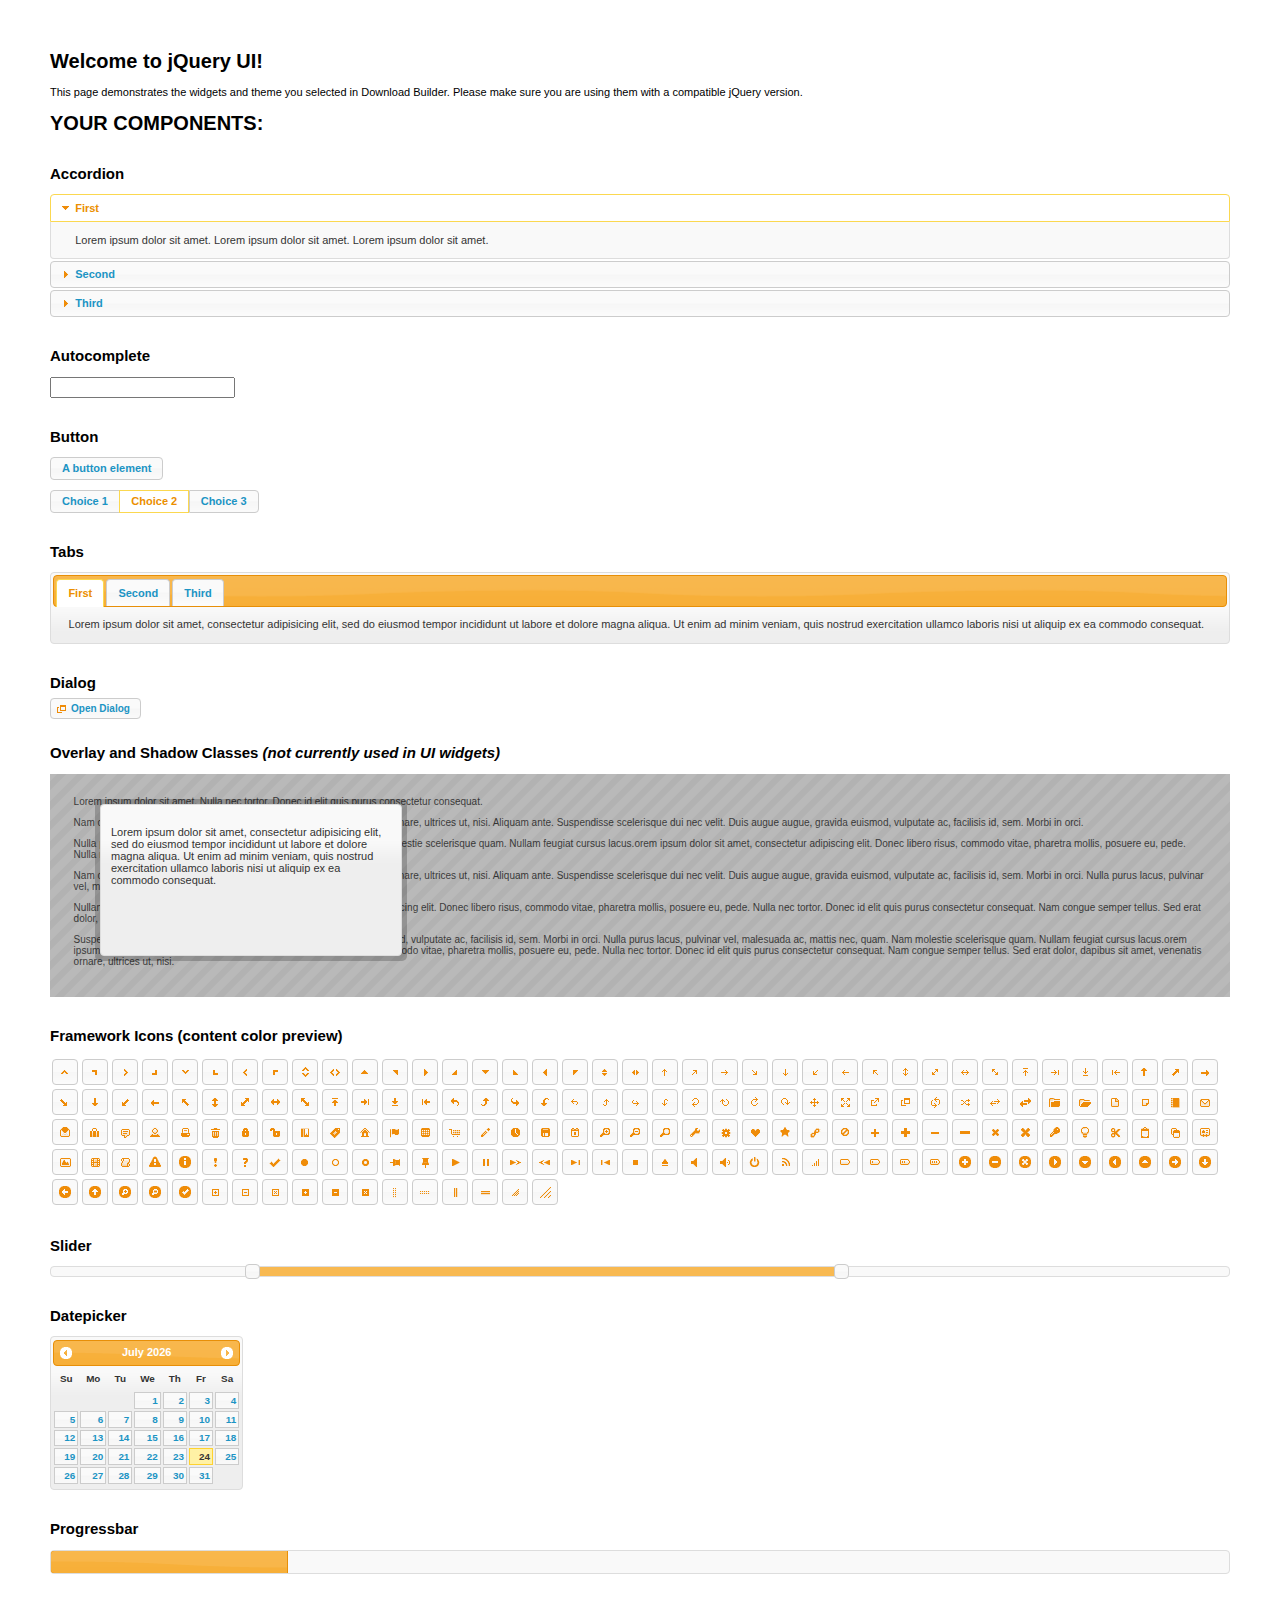
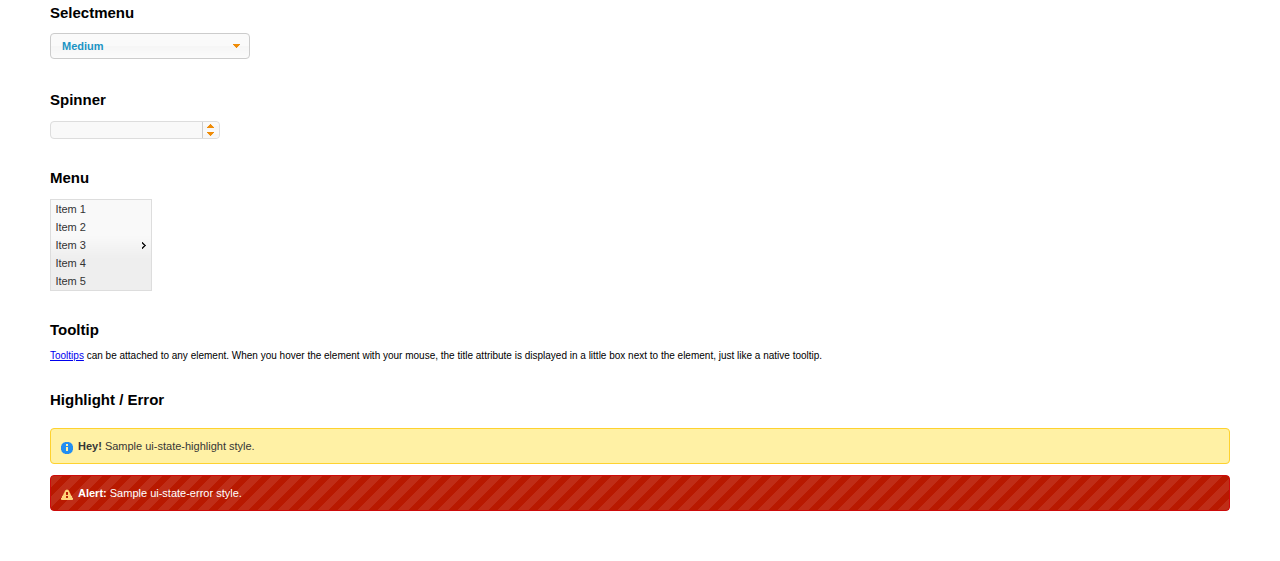
<file: assets/plugins/jquery-ui/index.html>
<!doctype html>
<html lang="us">
<head>
	<meta charset="utf-8">
	<title>jQuery UI Example Page</title>
	<link href="jquery-ui.css" rel="stylesheet">
	<style>
	body{
		font: 62.5% "Trebuchet MS", sans-serif;
		margin: 50px;
	}
	.demoHeaders {
		margin-top: 2em;
	}
	#dialog-link {
		padding: .4em 1em .4em 20px;
		text-decoration: none;
		position: relative;
	}
	#dialog-link span.ui-icon {
		margin: 0 5px 0 0;
		position: absolute;
		left: .2em;
		top: 50%;
		margin-top: -8px;
	}
	#icons {
		margin: 0;
		padding: 0;
	}
	#icons li {
		margin: 2px;
		position: relative;
		padding: 4px 0;
		cursor: pointer;
		float: left;
		list-style: none;
	}
	#icons span.ui-icon {
		float: left;
		margin: 0 4px;
	}
	.fakewindowcontain .ui-widget-overlay {
		position: absolute;
	}
	select {
		width: 200px;
	}
	</style>
</head>
<body>

<h1>Welcome to jQuery UI!</h1>

<div class="ui-widget">
	<p>This page demonstrates the widgets and theme you selected in Download Builder. Please make sure you are using them with a compatible jQuery version.</p>
</div>

<h1>YOUR COMPONENTS:</h1>


<!-- Accordion -->
<h2 class="demoHeaders">Accordion</h2>
<div id="accordion">
	<h3>First</h3>
	<div>Lorem ipsum dolor sit amet. Lorem ipsum dolor sit amet. Lorem ipsum dolor sit amet.</div>
	<h3>Second</h3>
	<div>Phasellus mattis tincidunt nibh.</div>
	<h3>Third</h3>
	<div>Nam dui erat, auctor a, dignissim quis.</div>
</div>



<!-- Autocomplete -->
<h2 class="demoHeaders">Autocomplete</h2>
<div>
	<input id="autocomplete" title="type &quot;a&quot;">
</div>



<!-- Button -->
<h2 class="demoHeaders">Button</h2>
<button id="button">A button element</button>
<form style="margin-top: 1em;">
	<div id="radioset">
		<input type="radio" id="radio1" name="radio"><label for="radio1">Choice 1</label>
		<input type="radio" id="radio2" name="radio" checked="checked"><label for="radio2">Choice 2</label>
		<input type="radio" id="radio3" name="radio"><label for="radio3">Choice 3</label>
	</div>
</form>



<!-- Tabs -->
<h2 class="demoHeaders">Tabs</h2>
<div id="tabs">
	<ul>
		<li><a href="#tabs-1">First</a></li>
		<li><a href="#tabs-2">Second</a></li>
		<li><a href="#tabs-3">Third</a></li>
	</ul>
	<div id="tabs-1">Lorem ipsum dolor sit amet, consectetur adipisicing elit, sed do eiusmod tempor incididunt ut labore et dolore magna aliqua. Ut enim ad minim veniam, quis nostrud exercitation ullamco laboris nisi ut aliquip ex ea commodo consequat.</div>
	<div id="tabs-2">Phasellus mattis tincidunt nibh. Cras orci urna, blandit id, pretium vel, aliquet ornare, felis. Maecenas scelerisque sem non nisl. Fusce sed lorem in enim dictum bibendum.</div>
	<div id="tabs-3">Nam dui erat, auctor a, dignissim quis, sollicitudin eu, felis. Pellentesque nisi urna, interdum eget, sagittis et, consequat vestibulum, lacus. Mauris porttitor ullamcorper augue.</div>
</div>



<!-- Dialog NOTE: Dialog is not generated by UI in this demo so it can be visually styled in themeroller-->
<h2 class="demoHeaders">Dialog</h2>
<p><a href="#" id="dialog-link" class="ui-state-default ui-corner-all"><span class="ui-icon ui-icon-newwin"></span>Open Dialog</a></p>

<h2 class="demoHeaders">Overlay and Shadow Classes <em>(not currently used in UI widgets)</em></h2>
<div style="position: relative; width: 96%; height: 200px; padding:1% 2%; overflow:hidden;" class="fakewindowcontain">
	<p>Lorem ipsum dolor sit amet,  Nulla nec tortor. Donec id elit quis purus consectetur consequat. </p><p>Nam congue semper tellus. Sed erat dolor, dapibus sit amet, venenatis ornare, ultrices ut, nisi. Aliquam ante. Suspendisse scelerisque dui nec velit. Duis augue augue, gravida euismod, vulputate ac, facilisis id, sem. Morbi in orci. </p><p>Nulla purus lacus, pulvinar vel, malesuada ac, mattis nec, quam. Nam molestie scelerisque quam. Nullam feugiat cursus lacus.orem ipsum dolor sit amet, consectetur adipiscing elit. Donec libero risus, commodo vitae, pharetra mollis, posuere eu, pede. Nulla nec tortor. Donec id elit quis purus consectetur consequat. </p><p>Nam congue semper tellus. Sed erat dolor, dapibus sit amet, venenatis ornare, ultrices ut, nisi. Aliquam ante. Suspendisse scelerisque dui nec velit. Duis augue augue, gravida euismod, vulputate ac, facilisis id, sem. Morbi in orci. Nulla purus lacus, pulvinar vel, malesuada ac, mattis nec, quam. Nam molestie scelerisque quam. </p><p>Nullam feugiat cursus lacus.orem ipsum dolor sit amet, consectetur adipiscing elit. Donec libero risus, commodo vitae, pharetra mollis, posuere eu, pede. Nulla nec tortor. Donec id elit quis purus consectetur consequat. Nam congue semper tellus. Sed erat dolor, dapibus sit amet, venenatis ornare, ultrices ut, nisi. Aliquam ante. </p><p>Suspendisse scelerisque dui nec velit. Duis augue augue, gravida euismod, vulputate ac, facilisis id, sem. Morbi in orci. Nulla purus lacus, pulvinar vel, malesuada ac, mattis nec, quam. Nam molestie scelerisque quam. Nullam feugiat cursus lacus.orem ipsum dolor sit amet, consectetur adipiscing elit. Donec libero risus, commodo vitae, pharetra mollis, posuere eu, pede. Nulla nec tortor. Donec id elit quis purus consectetur consequat. Nam congue semper tellus. Sed erat dolor, dapibus sit amet, venenatis ornare, ultrices ut, nisi. </p>

	<!-- ui-dialog -->
	<div class="ui-overlay"><div class="ui-widget-overlay"></div><div class="ui-widget-shadow ui-corner-all" style="width: 302px; height: 152px; position: absolute; left: 50px; top: 30px;"></div></div>
	<div style="position: absolute; width: 280px; height: 130px;left: 50px; top: 30px; padding: 10px;" class="ui-widget ui-widget-content ui-corner-all">
		<div class="ui-dialog-content ui-widget-content" style="background: none; border: 0;">
			<p>Lorem ipsum dolor sit amet, consectetur adipisicing elit, sed do eiusmod tempor incididunt ut labore et dolore magna aliqua. Ut enim ad minim veniam, quis nostrud exercitation ullamco laboris nisi ut aliquip ex ea commodo consequat.</p>
		</div>
	</div>

</div>

<!-- ui-dialog -->
<div id="dialog" title="Dialog Title">
	<p>Lorem ipsum dolor sit amet, consectetur adipisicing elit, sed do eiusmod tempor incididunt ut labore et dolore magna aliqua. Ut enim ad minim veniam, quis nostrud exercitation ullamco laboris nisi ut aliquip ex ea commodo consequat.</p>
</div>



<h2 class="demoHeaders">Framework Icons (content color preview)</h2>
<ul id="icons" class="ui-widget ui-helper-clearfix">
	<li class="ui-state-default ui-corner-all" title=".ui-icon-carat-1-n"><span class="ui-icon ui-icon-carat-1-n"></span></li>
	<li class="ui-state-default ui-corner-all" title=".ui-icon-carat-1-ne"><span class="ui-icon ui-icon-carat-1-ne"></span></li>
	<li class="ui-state-default ui-corner-all" title=".ui-icon-carat-1-e"><span class="ui-icon ui-icon-carat-1-e"></span></li>
	<li class="ui-state-default ui-corner-all" title=".ui-icon-carat-1-se"><span class="ui-icon ui-icon-carat-1-se"></span></li>
	<li class="ui-state-default ui-corner-all" title=".ui-icon-carat-1-s"><span class="ui-icon ui-icon-carat-1-s"></span></li>
	<li class="ui-state-default ui-corner-all" title=".ui-icon-carat-1-sw"><span class="ui-icon ui-icon-carat-1-sw"></span></li>
	<li class="ui-state-default ui-corner-all" title=".ui-icon-carat-1-w"><span class="ui-icon ui-icon-carat-1-w"></span></li>
	<li class="ui-state-default ui-corner-all" title=".ui-icon-carat-1-nw"><span class="ui-icon ui-icon-carat-1-nw"></span></li>
	<li class="ui-state-default ui-corner-all" title=".ui-icon-carat-2-n-s"><span class="ui-icon ui-icon-carat-2-n-s"></span></li>
	<li class="ui-state-default ui-corner-all" title=".ui-icon-carat-2-e-w"><span class="ui-icon ui-icon-carat-2-e-w"></span></li>
	<li class="ui-state-default ui-corner-all" title=".ui-icon-triangle-1-n"><span class="ui-icon ui-icon-triangle-1-n"></span></li>
	<li class="ui-state-default ui-corner-all" title=".ui-icon-triangle-1-ne"><span class="ui-icon ui-icon-triangle-1-ne"></span></li>
	<li class="ui-state-default ui-corner-all" title=".ui-icon-triangle-1-e"><span class="ui-icon ui-icon-triangle-1-e"></span></li>
	<li class="ui-state-default ui-corner-all" title=".ui-icon-triangle-1-se"><span class="ui-icon ui-icon-triangle-1-se"></span></li>
	<li class="ui-state-default ui-corner-all" title=".ui-icon-triangle-1-s"><span class="ui-icon ui-icon-triangle-1-s"></span></li>
	<li class="ui-state-default ui-corner-all" title=".ui-icon-triangle-1-sw"><span class="ui-icon ui-icon-triangle-1-sw"></span></li>
	<li class="ui-state-default ui-corner-all" title=".ui-icon-triangle-1-w"><span class="ui-icon ui-icon-triangle-1-w"></span></li>
	<li class="ui-state-default ui-corner-all" title=".ui-icon-triangle-1-nw"><span class="ui-icon ui-icon-triangle-1-nw"></span></li>
	<li class="ui-state-default ui-corner-all" title=".ui-icon-triangle-2-n-s"><span class="ui-icon ui-icon-triangle-2-n-s"></span></li>
	<li class="ui-state-default ui-corner-all" title=".ui-icon-triangle-2-e-w"><span class="ui-icon ui-icon-triangle-2-e-w"></span></li>
	<li class="ui-state-default ui-corner-all" title=".ui-icon-arrow-1-n"><span class="ui-icon ui-icon-arrow-1-n"></span></li>
	<li class="ui-state-default ui-corner-all" title=".ui-icon-arrow-1-ne"><span class="ui-icon ui-icon-arrow-1-ne"></span></li>
	<li class="ui-state-default ui-corner-all" title=".ui-icon-arrow-1-e"><span class="ui-icon ui-icon-arrow-1-e"></span></li>
	<li class="ui-state-default ui-corner-all" title=".ui-icon-arrow-1-se"><span class="ui-icon ui-icon-arrow-1-se"></span></li>
	<li class="ui-state-default ui-corner-all" title=".ui-icon-arrow-1-s"><span class="ui-icon ui-icon-arrow-1-s"></span></li>
	<li class="ui-state-default ui-corner-all" title=".ui-icon-arrow-1-sw"><span class="ui-icon ui-icon-arrow-1-sw"></span></li>
	<li class="ui-state-default ui-corner-all" title=".ui-icon-arrow-1-w"><span class="ui-icon ui-icon-arrow-1-w"></span></li>
	<li class="ui-state-default ui-corner-all" title=".ui-icon-arrow-1-nw"><span class="ui-icon ui-icon-arrow-1-nw"></span></li>
	<li class="ui-state-default ui-corner-all" title=".ui-icon-arrow-2-n-s"><span class="ui-icon ui-icon-arrow-2-n-s"></span></li>
	<li class="ui-state-default ui-corner-all" title=".ui-icon-arrow-2-ne-sw"><span class="ui-icon ui-icon-arrow-2-ne-sw"></span></li>
	<li class="ui-state-default ui-corner-all" title=".ui-icon-arrow-2-e-w"><span class="ui-icon ui-icon-arrow-2-e-w"></span></li>
	<li class="ui-state-default ui-corner-all" title=".ui-icon-arrow-2-se-nw"><span class="ui-icon ui-icon-arrow-2-se-nw"></span></li>
	<li class="ui-state-default ui-corner-all" title=".ui-icon-arrowstop-1-n"><span class="ui-icon ui-icon-arrowstop-1-n"></span></li>
	<li class="ui-state-default ui-corner-all" title=".ui-icon-arrowstop-1-e"><span class="ui-icon ui-icon-arrowstop-1-e"></span></li>
	<li class="ui-state-default ui-corner-all" title=".ui-icon-arrowstop-1-s"><span class="ui-icon ui-icon-arrowstop-1-s"></span></li>
	<li class="ui-state-default ui-corner-all" title=".ui-icon-arrowstop-1-w"><span class="ui-icon ui-icon-arrowstop-1-w"></span></li>
	<li class="ui-state-default ui-corner-all" title=".ui-icon-arrowthick-1-n"><span class="ui-icon ui-icon-arrowthick-1-n"></span></li>
	<li class="ui-state-default ui-corner-all" title=".ui-icon-arrowthick-1-ne"><span class="ui-icon ui-icon-arrowthick-1-ne"></span></li>
	<li class="ui-state-default ui-corner-all" title=".ui-icon-arrowthick-1-e"><span class="ui-icon ui-icon-arrowthick-1-e"></span></li>
	<li class="ui-state-default ui-corner-all" title=".ui-icon-arrowthick-1-se"><span class="ui-icon ui-icon-arrowthick-1-se"></span></li>
	<li class="ui-state-default ui-corner-all" title=".ui-icon-arrowthick-1-s"><span class="ui-icon ui-icon-arrowthick-1-s"></span></li>
	<li class="ui-state-default ui-corner-all" title=".ui-icon-arrowthick-1-sw"><span class="ui-icon ui-icon-arrowthick-1-sw"></span></li>
	<li class="ui-state-default ui-corner-all" title=".ui-icon-arrowthick-1-w"><span class="ui-icon ui-icon-arrowthick-1-w"></span></li>
	<li class="ui-state-default ui-corner-all" title=".ui-icon-arrowthick-1-nw"><span class="ui-icon ui-icon-arrowthick-1-nw"></span></li>
	<li class="ui-state-default ui-corner-all" title=".ui-icon-arrowthick-2-n-s"><span class="ui-icon ui-icon-arrowthick-2-n-s"></span></li>
	<li class="ui-state-default ui-corner-all" title=".ui-icon-arrowthick-2-ne-sw"><span class="ui-icon ui-icon-arrowthick-2-ne-sw"></span></li>
	<li class="ui-state-default ui-corner-all" title=".ui-icon-arrowthick-2-e-w"><span class="ui-icon ui-icon-arrowthick-2-e-w"></span></li>
	<li class="ui-state-default ui-corner-all" title=".ui-icon-arrowthick-2-se-nw"><span class="ui-icon ui-icon-arrowthick-2-se-nw"></span></li>
	<li class="ui-state-default ui-corner-all" title=".ui-icon-arrowthickstop-1-n"><span class="ui-icon ui-icon-arrowthickstop-1-n"></span></li>
	<li class="ui-state-default ui-corner-all" title=".ui-icon-arrowthickstop-1-e"><span class="ui-icon ui-icon-arrowthickstop-1-e"></span></li>
	<li class="ui-state-default ui-corner-all" title=".ui-icon-arrowthickstop-1-s"><span class="ui-icon ui-icon-arrowthickstop-1-s"></span></li>
	<li class="ui-state-default ui-corner-all" title=".ui-icon-arrowthickstop-1-w"><span class="ui-icon ui-icon-arrowthickstop-1-w"></span></li>
	<li class="ui-state-default ui-corner-all" title=".ui-icon-arrowreturnthick-1-w"><span class="ui-icon ui-icon-arrowreturnthick-1-w"></span></li>
	<li class="ui-state-default ui-corner-all" title=".ui-icon-arrowreturnthick-1-n"><span class="ui-icon ui-icon-arrowreturnthick-1-n"></span></li>
	<li class="ui-state-default ui-corner-all" title=".ui-icon-arrowreturnthick-1-e"><span class="ui-icon ui-icon-arrowreturnthick-1-e"></span></li>
	<li class="ui-state-default ui-corner-all" title=".ui-icon-arrowreturnthick-1-s"><span class="ui-icon ui-icon-arrowreturnthick-1-s"></span></li>
	<li class="ui-state-default ui-corner-all" title=".ui-icon-arrowreturn-1-w"><span class="ui-icon ui-icon-arrowreturn-1-w"></span></li>
	<li class="ui-state-default ui-corner-all" title=".ui-icon-arrowreturn-1-n"><span class="ui-icon ui-icon-arrowreturn-1-n"></span></li>
	<li class="ui-state-default ui-corner-all" title=".ui-icon-arrowreturn-1-e"><span class="ui-icon ui-icon-arrowreturn-1-e"></span></li>
	<li class="ui-state-default ui-corner-all" title=".ui-icon-arrowreturn-1-s"><span class="ui-icon ui-icon-arrowreturn-1-s"></span></li>
	<li class="ui-state-default ui-corner-all" title=".ui-icon-arrowrefresh-1-w"><span class="ui-icon ui-icon-arrowrefresh-1-w"></span></li>
	<li class="ui-state-default ui-corner-all" title=".ui-icon-arrowrefresh-1-n"><span class="ui-icon ui-icon-arrowrefresh-1-n"></span></li>
	<li class="ui-state-default ui-corner-all" title=".ui-icon-arrowrefresh-1-e"><span class="ui-icon ui-icon-arrowrefresh-1-e"></span></li>
	<li class="ui-state-default ui-corner-all" title=".ui-icon-arrowrefresh-1-s"><span class="ui-icon ui-icon-arrowrefresh-1-s"></span></li>
	<li class="ui-state-default ui-corner-all" title=".ui-icon-arrow-4"><span class="ui-icon ui-icon-arrow-4"></span></li>
	<li class="ui-state-default ui-corner-all" title=".ui-icon-arrow-4-diag"><span class="ui-icon ui-icon-arrow-4-diag"></span></li>
	<li class="ui-state-default ui-corner-all" title=".ui-icon-extlink"><span class="ui-icon ui-icon-extlink"></span></li>
	<li class="ui-state-default ui-corner-all" title=".ui-icon-newwin"><span class="ui-icon ui-icon-newwin"></span></li>
	<li class="ui-state-default ui-corner-all" title=".ui-icon-refresh"><span class="ui-icon ui-icon-refresh"></span></li>
	<li class="ui-state-default ui-corner-all" title=".ui-icon-shuffle"><span class="ui-icon ui-icon-shuffle"></span></li>
	<li class="ui-state-default ui-corner-all" title=".ui-icon-transfer-e-w"><span class="ui-icon ui-icon-transfer-e-w"></span></li>
	<li class="ui-state-default ui-corner-all" title=".ui-icon-transferthick-e-w"><span class="ui-icon ui-icon-transferthick-e-w"></span></li>
	<li class="ui-state-default ui-corner-all" title=".ui-icon-folder-collapsed"><span class="ui-icon ui-icon-folder-collapsed"></span></li>
	<li class="ui-state-default ui-corner-all" title=".ui-icon-folder-open"><span class="ui-icon ui-icon-folder-open"></span></li>
	<li class="ui-state-default ui-corner-all" title=".ui-icon-document"><span class="ui-icon ui-icon-document"></span></li>
	<li class="ui-state-default ui-corner-all" title=".ui-icon-document-b"><span class="ui-icon ui-icon-document-b"></span></li>
	<li class="ui-state-default ui-corner-all" title=".ui-icon-note"><span class="ui-icon ui-icon-note"></span></li>
	<li class="ui-state-default ui-corner-all" title=".ui-icon-mail-closed"><span class="ui-icon ui-icon-mail-closed"></span></li>
	<li class="ui-state-default ui-corner-all" title=".ui-icon-mail-open"><span class="ui-icon ui-icon-mail-open"></span></li>
	<li class="ui-state-default ui-corner-all" title=".ui-icon-suitcase"><span class="ui-icon ui-icon-suitcase"></span></li>
	<li class="ui-state-default ui-corner-all" title=".ui-icon-comment"><span class="ui-icon ui-icon-comment"></span></li>
	<li class="ui-state-default ui-corner-all" title=".ui-icon-person"><span class="ui-icon ui-icon-person"></span></li>
	<li class="ui-state-default ui-corner-all" title=".ui-icon-print"><span class="ui-icon ui-icon-print"></span></li>
	<li class="ui-state-default ui-corner-all" title=".ui-icon-trash"><span class="ui-icon ui-icon-trash"></span></li>
	<li class="ui-state-default ui-corner-all" title=".ui-icon-locked"><span class="ui-icon ui-icon-locked"></span></li>
	<li class="ui-state-default ui-corner-all" title=".ui-icon-unlocked"><span class="ui-icon ui-icon-unlocked"></span></li>
	<li class="ui-state-default ui-corner-all" title=".ui-icon-bookmark"><span class="ui-icon ui-icon-bookmark"></span></li>
	<li class="ui-state-default ui-corner-all" title=".ui-icon-tag"><span class="ui-icon ui-icon-tag"></span></li>
	<li class="ui-state-default ui-corner-all" title=".ui-icon-home"><span class="ui-icon ui-icon-home"></span></li>
	<li class="ui-state-default ui-corner-all" title=".ui-icon-flag"><span class="ui-icon ui-icon-flag"></span></li>
	<li class="ui-state-default ui-corner-all" title=".ui-icon-calculator"><span class="ui-icon ui-icon-calculator"></span></li>
	<li class="ui-state-default ui-corner-all" title=".ui-icon-cart"><span class="ui-icon ui-icon-cart"></span></li>
	<li class="ui-state-default ui-corner-all" title=".ui-icon-pencil"><span class="ui-icon ui-icon-pencil"></span></li>
	<li class="ui-state-default ui-corner-all" title=".ui-icon-clock"><span class="ui-icon ui-icon-clock"></span></li>
	<li class="ui-state-default ui-corner-all" title=".ui-icon-disk"><span class="ui-icon ui-icon-disk"></span></li>
	<li class="ui-state-default ui-corner-all" title=".ui-icon-calendar"><span class="ui-icon ui-icon-calendar"></span></li>
	<li class="ui-state-default ui-corner-all" title=".ui-icon-zoomin"><span class="ui-icon ui-icon-zoomin"></span></li>
	<li class="ui-state-default ui-corner-all" title=".ui-icon-zoomout"><span class="ui-icon ui-icon-zoomout"></span></li>
	<li class="ui-state-default ui-corner-all" title=".ui-icon-search"><span class="ui-icon ui-icon-search"></span></li>
	<li class="ui-state-default ui-corner-all" title=".ui-icon-wrench"><span class="ui-icon ui-icon-wrench"></span></li>
	<li class="ui-state-default ui-corner-all" title=".ui-icon-gear"><span class="ui-icon ui-icon-gear"></span></li>
	<li class="ui-state-default ui-corner-all" title=".ui-icon-heart"><span class="ui-icon ui-icon-heart"></span></li>
	<li class="ui-state-default ui-corner-all" title=".ui-icon-star"><span class="ui-icon ui-icon-star"></span></li>
	<li class="ui-state-default ui-corner-all" title=".ui-icon-link"><span class="ui-icon ui-icon-link"></span></li>
	<li class="ui-state-default ui-corner-all" title=".ui-icon-cancel"><span class="ui-icon ui-icon-cancel"></span></li>
	<li class="ui-state-default ui-corner-all" title=".ui-icon-plus"><span class="ui-icon ui-icon-plus"></span></li>
	<li class="ui-state-default ui-corner-all" title=".ui-icon-plusthick"><span class="ui-icon ui-icon-plusthick"></span></li>
	<li class="ui-state-default ui-corner-all" title=".ui-icon-minus"><span class="ui-icon ui-icon-minus"></span></li>
	<li class="ui-state-default ui-corner-all" title=".ui-icon-minusthick"><span class="ui-icon ui-icon-minusthick"></span></li>
	<li class="ui-state-default ui-corner-all" title=".ui-icon-close"><span class="ui-icon ui-icon-close"></span></li>
	<li class="ui-state-default ui-corner-all" title=".ui-icon-closethick"><span class="ui-icon ui-icon-closethick"></span></li>
	<li class="ui-state-default ui-corner-all" title=".ui-icon-key"><span class="ui-icon ui-icon-key"></span></li>
	<li class="ui-state-default ui-corner-all" title=".ui-icon-lightbulb"><span class="ui-icon ui-icon-lightbulb"></span></li>
	<li class="ui-state-default ui-corner-all" title=".ui-icon-scissors"><span class="ui-icon ui-icon-scissors"></span></li>
	<li class="ui-state-default ui-corner-all" title=".ui-icon-clipboard"><span class="ui-icon ui-icon-clipboard"></span></li>
	<li class="ui-state-default ui-corner-all" title=".ui-icon-copy"><span class="ui-icon ui-icon-copy"></span></li>
	<li class="ui-state-default ui-corner-all" title=".ui-icon-contact"><span class="ui-icon ui-icon-contact"></span></li>
	<li class="ui-state-default ui-corner-all" title=".ui-icon-image"><span class="ui-icon ui-icon-image"></span></li>
	<li class="ui-state-default ui-corner-all" title=".ui-icon-video"><span class="ui-icon ui-icon-video"></span></li>
	<li class="ui-state-default ui-corner-all" title=".ui-icon-script"><span class="ui-icon ui-icon-script"></span></li>
	<li class="ui-state-default ui-corner-all" title=".ui-icon-alert"><span class="ui-icon ui-icon-alert"></span></li>
	<li class="ui-state-default ui-corner-all" title=".ui-icon-info"><span class="ui-icon ui-icon-info"></span></li>
	<li class="ui-state-default ui-corner-all" title=".ui-icon-notice"><span class="ui-icon ui-icon-notice"></span></li>
	<li class="ui-state-default ui-corner-all" title=".ui-icon-help"><span class="ui-icon ui-icon-help"></span></li>
	<li class="ui-state-default ui-corner-all" title=".ui-icon-check"><span class="ui-icon ui-icon-check"></span></li>
	<li class="ui-state-default ui-corner-all" title=".ui-icon-bullet"><span class="ui-icon ui-icon-bullet"></span></li>
	<li class="ui-state-default ui-corner-all" title=".ui-icon-radio-off"><span class="ui-icon ui-icon-radio-off"></span></li>
	<li class="ui-state-default ui-corner-all" title=".ui-icon-radio-on"><span class="ui-icon ui-icon-radio-on"></span></li>
	<li class="ui-state-default ui-corner-all" title=".ui-icon-pin-w"><span class="ui-icon ui-icon-pin-w"></span></li>
	<li class="ui-state-default ui-corner-all" title=".ui-icon-pin-s"><span class="ui-icon ui-icon-pin-s"></span></li>
	<li class="ui-state-default ui-corner-all" title=".ui-icon-play"><span class="ui-icon ui-icon-play"></span></li>
	<li class="ui-state-default ui-corner-all" title=".ui-icon-pause"><span class="ui-icon ui-icon-pause"></span></li>
	<li class="ui-state-default ui-corner-all" title=".ui-icon-seek-next"><span class="ui-icon ui-icon-seek-next"></span></li>
	<li class="ui-state-default ui-corner-all" title=".ui-icon-seek-prev"><span class="ui-icon ui-icon-seek-prev"></span></li>
	<li class="ui-state-default ui-corner-all" title=".ui-icon-seek-end"><span class="ui-icon ui-icon-seek-end"></span></li>
	<li class="ui-state-default ui-corner-all" title=".ui-icon-seek-first"><span class="ui-icon ui-icon-seek-first"></span></li>
	<li class="ui-state-default ui-corner-all" title=".ui-icon-stop"><span class="ui-icon ui-icon-stop"></span></li>
	<li class="ui-state-default ui-corner-all" title=".ui-icon-eject"><span class="ui-icon ui-icon-eject"></span></li>
	<li class="ui-state-default ui-corner-all" title=".ui-icon-volume-off"><span class="ui-icon ui-icon-volume-off"></span></li>
	<li class="ui-state-default ui-corner-all" title=".ui-icon-volume-on"><span class="ui-icon ui-icon-volume-on"></span></li>
	<li class="ui-state-default ui-corner-all" title=".ui-icon-power"><span class="ui-icon ui-icon-power"></span></li>
	<li class="ui-state-default ui-corner-all" title=".ui-icon-signal-diag"><span class="ui-icon ui-icon-signal-diag"></span></li>
	<li class="ui-state-default ui-corner-all" title=".ui-icon-signal"><span class="ui-icon ui-icon-signal"></span></li>
	<li class="ui-state-default ui-corner-all" title=".ui-icon-battery-0"><span class="ui-icon ui-icon-battery-0"></span></li>
	<li class="ui-state-default ui-corner-all" title=".ui-icon-battery-1"><span class="ui-icon ui-icon-battery-1"></span></li>
	<li class="ui-state-default ui-corner-all" title=".ui-icon-battery-2"><span class="ui-icon ui-icon-battery-2"></span></li>
	<li class="ui-state-default ui-corner-all" title=".ui-icon-battery-3"><span class="ui-icon ui-icon-battery-3"></span></li>
	<li class="ui-state-default ui-corner-all" title=".ui-icon-circle-plus"><span class="ui-icon ui-icon-circle-plus"></span></li>
	<li class="ui-state-default ui-corner-all" title=".ui-icon-circle-minus"><span class="ui-icon ui-icon-circle-minus"></span></li>
	<li class="ui-state-default ui-corner-all" title=".ui-icon-circle-close"><span class="ui-icon ui-icon-circle-close"></span></li>
	<li class="ui-state-default ui-corner-all" title=".ui-icon-circle-triangle-e"><span class="ui-icon ui-icon-circle-triangle-e"></span></li>
	<li class="ui-state-default ui-corner-all" title=".ui-icon-circle-triangle-s"><span class="ui-icon ui-icon-circle-triangle-s"></span></li>
	<li class="ui-state-default ui-corner-all" title=".ui-icon-circle-triangle-w"><span class="ui-icon ui-icon-circle-triangle-w"></span></li>
	<li class="ui-state-default ui-corner-all" title=".ui-icon-circle-triangle-n"><span class="ui-icon ui-icon-circle-triangle-n"></span></li>
	<li class="ui-state-default ui-corner-all" title=".ui-icon-circle-arrow-e"><span class="ui-icon ui-icon-circle-arrow-e"></span></li>
	<li class="ui-state-default ui-corner-all" title=".ui-icon-circle-arrow-s"><span class="ui-icon ui-icon-circle-arrow-s"></span></li>
	<li class="ui-state-default ui-corner-all" title=".ui-icon-circle-arrow-w"><span class="ui-icon ui-icon-circle-arrow-w"></span></li>
	<li class="ui-state-default ui-corner-all" title=".ui-icon-circle-arrow-n"><span class="ui-icon ui-icon-circle-arrow-n"></span></li>
	<li class="ui-state-default ui-corner-all" title=".ui-icon-circle-zoomin"><span class="ui-icon ui-icon-circle-zoomin"></span></li>
	<li class="ui-state-default ui-corner-all" title=".ui-icon-circle-zoomout"><span class="ui-icon ui-icon-circle-zoomout"></span></li>
	<li class="ui-state-default ui-corner-all" title=".ui-icon-circle-check"><span class="ui-icon ui-icon-circle-check"></span></li>
	<li class="ui-state-default ui-corner-all" title=".ui-icon-circlesmall-plus"><span class="ui-icon ui-icon-circlesmall-plus"></span></li>
	<li class="ui-state-default ui-corner-all" title=".ui-icon-circlesmall-minus"><span class="ui-icon ui-icon-circlesmall-minus"></span></li>
	<li class="ui-state-default ui-corner-all" title=".ui-icon-circlesmall-close"><span class="ui-icon ui-icon-circlesmall-close"></span></li>
	<li class="ui-state-default ui-corner-all" title=".ui-icon-squaresmall-plus"><span class="ui-icon ui-icon-squaresmall-plus"></span></li>
	<li class="ui-state-default ui-corner-all" title=".ui-icon-squaresmall-minus"><span class="ui-icon ui-icon-squaresmall-minus"></span></li>
	<li class="ui-state-default ui-corner-all" title=".ui-icon-squaresmall-close"><span class="ui-icon ui-icon-squaresmall-close"></span></li>
	<li class="ui-state-default ui-corner-all" title=".ui-icon-grip-dotted-vertical"><span class="ui-icon ui-icon-grip-dotted-vertical"></span></li>
	<li class="ui-state-default ui-corner-all" title=".ui-icon-grip-dotted-horizontal"><span class="ui-icon ui-icon-grip-dotted-horizontal"></span></li>
	<li class="ui-state-default ui-corner-all" title=".ui-icon-grip-solid-vertical"><span class="ui-icon ui-icon-grip-solid-vertical"></span></li>
	<li class="ui-state-default ui-corner-all" title=".ui-icon-grip-solid-horizontal"><span class="ui-icon ui-icon-grip-solid-horizontal"></span></li>
	<li class="ui-state-default ui-corner-all" title=".ui-icon-gripsmall-diagonal-se"><span class="ui-icon ui-icon-gripsmall-diagonal-se"></span></li>
	<li class="ui-state-default ui-corner-all" title=".ui-icon-grip-diagonal-se"><span class="ui-icon ui-icon-grip-diagonal-se"></span></li>
</ul>


<!-- Slider -->
<h2 class="demoHeaders">Slider</h2>
<div id="slider"></div>



<!-- Datepicker -->
<h2 class="demoHeaders">Datepicker</h2>
<div id="datepicker"></div>



<!-- Progressbar -->
<h2 class="demoHeaders">Progressbar</h2>
<div id="progressbar"></div>



<!-- Progressbar -->
<h2 class="demoHeaders">Selectmenu</h2>
<select id="selectmenu">
	<option>Slower</option>
	<option>Slow</option>
	<option selected="selected">Medium</option>
	<option>Fast</option>
	<option>Faster</option>
</select>



<!-- Spinner -->
<h2 class="demoHeaders">Spinner</h2>
<input id="spinner">



<!-- Menu -->
<h2 class="demoHeaders">Menu</h2>
<ul style="width:100px;" id="menu">
	<li>Item 1</li>
	<li>Item 2</li>
	<li>Item 3
		<ul>
			<li>Item 3-1</li>
			<li>Item 3-2</li>
			<li>Item 3-3</li>
			<li>Item 3-4</li>
			<li>Item 3-5</li>
		</ul>
	</li>
	<li>Item 4</li>
	<li>Item 5</li>
</ul>



<!-- Tooltip -->
<h2 class="demoHeaders">Tooltip</h2>
<p id="tooltip">
	<a href="#" title="That&apos;s what this widget is">Tooltips</a> can be attached to any element. When you hover
the element with your mouse, the title attribute is displayed in a little box next to the element, just like a native tooltip.
</p>


<!-- Highlight / Error -->
<h2 class="demoHeaders">Highlight / Error</h2>
<div class="ui-widget">
	<div class="ui-state-highlight ui-corner-all" style="margin-top: 20px; padding: 0 .7em;">
		<p><span class="ui-icon ui-icon-info" style="float: left; margin-right: .3em;"></span>
		<strong>Hey!</strong> Sample ui-state-highlight style.</p>
	</div>
</div>
<br>
<div class="ui-widget">
	<div class="ui-state-error ui-corner-all" style="padding: 0 .7em;">
		<p><span class="ui-icon ui-icon-alert" style="float: left; margin-right: .3em;"></span>
		<strong>Alert:</strong> Sample ui-state-error style.</p>
	</div>
</div>

<script src="external/jquery/jquery.js"></script>
<script src="jquery-ui.js"></script>
<script>

$( "#accordion" ).accordion();



var availableTags = [
	"ActionScript",
	"AppleScript",
	"Asp",
	"BASIC",
	"C",
	"C++",
	"Clojure",
	"COBOL",
	"ColdFusion",
	"Erlang",
	"Fortran",
	"Groovy",
	"Haskell",
	"Java",
	"JavaScript",
	"Lisp",
	"Perl",
	"PHP",
	"Python",
	"Ruby",
	"Scala",
	"Scheme"
];
$( "#autocomplete" ).autocomplete({
	source: availableTags
});



$( "#button" ).button();
$( "#radioset" ).buttonset();



$( "#tabs" ).tabs();



$( "#dialog" ).dialog({
	autoOpen: false,
	width: 400,
	buttons: [
		{
			text: "Ok",
			click: function() {
				$( this ).dialog( "close" );
			}
		},
		{
			text: "Cancel",
			click: function() {
				$( this ).dialog( "close" );
			}
		}
	]
});

// Link to open the dialog
$( "#dialog-link" ).click(function( event ) {
	$( "#dialog" ).dialog( "open" );
	event.preventDefault();
});



$( "#datepicker" ).datepicker({
	inline: true
});



$( "#slider" ).slider({
	range: true,
	values: [ 17, 67 ]
});



$( "#progressbar" ).progressbar({
	value: 20
});



$( "#spinner" ).spinner();



$( "#menu" ).menu();



$( "#tooltip" ).tooltip();



$( "#selectmenu" ).selectmenu();


// Hover states on the static widgets
$( "#dialog-link, #icons li" ).hover(
	function() {
		$( this ).addClass( "ui-state-hover" );
	},
	function() {
		$( this ).removeClass( "ui-state-hover" );
	}
);
</script>
</body>
</html>
</file>
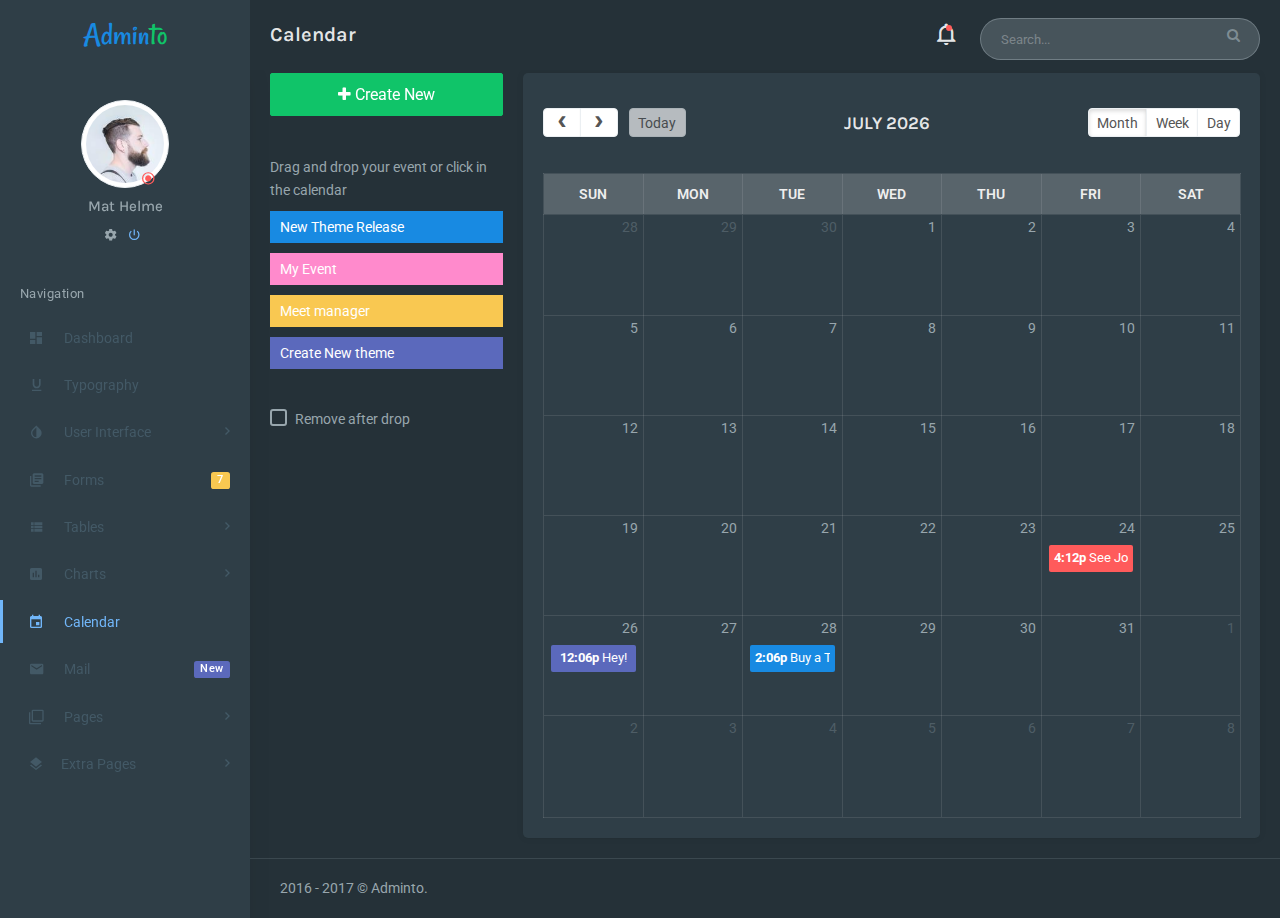
<file: calendar.html>
<!DOCTYPE html>
<html>
    <head>
        <meta charset="utf-8">
        <meta name="viewport" content="width=device-width, initial-scale=1.0">
        <meta name="description" content="A fully featured admin theme which can be used to build CRM, CMS, etc.">
        <meta name="author" content="Coderthemes">

        <!-- App Favicon -->
        <link rel="shortcut icon" href="assets/images/favicon.ico">

        <!-- App title -->
        <title>Adminto - Responsive Admin Dashboard Template</title>

        <!--calendar css-->
        <link href="assets/plugins/fullcalendar/dist/fullcalendar.css" rel="stylesheet" />

        <!-- App CSS -->
        <link href="assets/css/bootstrap.min.css" rel="stylesheet" type="text/css" />
        <link href="assets/css/core.css" rel="stylesheet" type="text/css" />
        <link href="assets/css/components.css" rel="stylesheet" type="text/css" />
        <link href="assets/css/icons.css" rel="stylesheet" type="text/css" />
        <link href="assets/css/pages.css" rel="stylesheet" type="text/css" />
        <link href="assets/css/menu.css" rel="stylesheet" type="text/css" />
        <link href="assets/css/responsive.css" rel="stylesheet" type="text/css" />

        <!-- HTML5 Shiv and Respond.js IE8 support of HTML5 elements and media queries -->
        <!-- WARNING: Respond.js doesn't work if you view the page via file:// -->
        <!--[if lt IE 9]>
        <script src="https://oss.maxcdn.com/libs/html5shiv/3.7.0/html5shiv.js"></script>
        <script src="https://oss.maxcdn.com/libs/respond.js/1.3.0/respond.min.js"></script>
        <![endif]-->

        <script src="assets/js/modernizr.min.js"></script>

    </head>


    <body class="fixed-left">

        <!-- Begin page -->
        <div id="wrapper">

            <!-- Top Bar Start -->
            <div class="topbar">

                <!-- LOGO -->
                <div class="topbar-left">
                    <a href="index.html" class="logo"><span>Admin<span>to</span></span><i class="zmdi zmdi-layers"></i></a>
                </div>

                <!-- Button mobile view to collapse sidebar menu -->
                <div class="navbar navbar-default" role="navigation">
                    <div class="container">

                        <!-- Page title -->
                        <ul class="nav navbar-nav navbar-left">
                            <li>
                                <button class="button-menu-mobile open-left">
                                    <i class="zmdi zmdi-menu"></i>
                                </button>
                            </li>
                            <li>
                                <h4 class="page-title">Calendar</h4>
                            </li>
                        </ul>

                        <!-- Right(Notification and Searchbox -->
                        <ul class="nav navbar-nav navbar-right">
                            <li>
                                <!-- Notification -->
                                <div class="notification-box">
                                    <ul class="list-inline m-b-0">
                                        <li>
                                            <a href="javascript:void(0);" class="right-bar-toggle">
                                                <i class="zmdi zmdi-notifications-none"></i>
                                            </a>
                                            <div class="noti-dot">
                                                <span class="dot"></span>
                                                <span class="pulse"></span>
                                            </div>
                                        </li>
                                    </ul>
                                </div>
                                <!-- End Notification bar -->
                            </li>
                            <li class="hidden-xs">
                                <form role="search" class="app-search">
                                    <input type="text" placeholder="Search..."
                                           class="form-control">
                                    <a href=""><i class="fa fa-search"></i></a>
                                </form>
                            </li>
                        </ul>

                    </div><!-- end container -->
                </div><!-- end navbar -->
            </div>
            <!-- Top Bar End -->


            <!-- ========== Left Sidebar Start ========== -->
            <div class="left side-menu">
                <div class="sidebar-inner slimscrollleft">

                    <!-- User -->
                    <div class="user-box">
                        <div class="user-img">
                            <img src="assets/images/users/avatar-1.jpg" alt="user-img" title="Mat Helme" class="img-circle img-thumbnail img-responsive">
                            <div class="user-status offline"><i class="zmdi zmdi-dot-circle"></i></div>
                        </div>
                        <h5><a href="#">Mat Helme</a> </h5>
                        <ul class="list-inline">
                            <li>
                                <a href="#" >
                                    <i class="zmdi zmdi-settings"></i>
                                </a>
                            </li>

                            <li>
                                <a href="#" class="text-custom">
                                    <i class="zmdi zmdi-power"></i>
                                </a>
                            </li>
                        </ul>
                    </div>
                    <!-- End User -->

                    <!--- Sidemenu -->
                    <div id="sidebar-menu">
                        <ul>
                            <li class="text-muted menu-title">Navigation</li>

                            <li>
                                <a href="index.html" class="waves-effect"><i class="zmdi zmdi-view-dashboard"></i> <span> Dashboard </span> </a>
                            </li>

                            <li>
                                <a href="typography.html" class="waves-effect"><i class="zmdi zmdi-format-underlined"></i> <span> Typography </span> </a>
                            </li>

                            <li class="has_sub">
                                <a href="javascript:void(0);" class="waves-effect"><i class="zmdi zmdi-invert-colors"></i> <span> User Interface </span> <span class="menu-arrow"></span></a>
                                <ul class="list-unstyled">
                                    <li><a href="ui-buttons.html">Buttons</a></li>
                                    <li><a href="ui-cards.html">Cards</a></li>
                                    <li><a href="ui-draggable-cards.html">Draggable Cards</a></li>
                                    <li><a href="ui-checkbox-radio.html">Checkboxs-Radios</a></li>
                                    <li><a href="ui-material-icons.html">Material Design Icons</a></li>
                                    <li><a href="ui-font-awesome-icons.html">Font Awesome</a></li>
                                    <li><a href="ui-dripicons.html">Dripicons</a></li>
                                    <li><a href="ui-themify-icons.html">Themify Icons</a></li>
                                    <li><a href="ui-modals.html">Modals</a></li>
                                    <li><a href="ui-notification.html">Notification</a></li>
                                    <li><a href="ui-range-slider.html">Range Slider</a></li>
                                    <li><a href="ui-components.html">Components</a>
                                    <li><a href="ui-sweetalert.html">Sweet Alert</a>
                                    <li><a href="ui-treeview.html">Tree view</a>
                                    <li><a href="ui-widgets.html">Widgets</a></li>
                                </ul>
                            </li>

                            <li class="has_sub">
                                <a href="javascript:void(0);" class="waves-effect"><i class="zmdi zmdi-collection-text"></i><span class="label label-warning pull-right">7</span><span> Forms </span> </a>
                                <ul class="list-unstyled">
                                    <li><a href="form-elements.html">General Elements</a></li>
                                    <li><a href="form-advanced.html">Advanced Form</a></li>
                                    <li><a href="form-validation.html">Form Validation</a></li>
                                    <li><a href="form-wizard.html">Form Wizard</a></li>
                                    <li><a href="form-fileupload.html">Form Uploads</a></li>
                                    <li><a href="form-wysiwig.html">Wysiwig Editors</a></li>
                                    <li><a href="form-xeditable.html">X-editable</a></li>
                                </ul>
                            </li>

                            <li class="has_sub">
                                <a href="javascript:void(0);" class="waves-effect"><i class="zmdi zmdi-view-list"></i> <span> Tables </span> <span class="menu-arrow"></span></a>
                                <ul class="list-unstyled">
                                    <li><a href="tables-basic.html">Basic Tables</a></li>
                                    <li><a href="tables-datatable.html">Data Table</a></li>
                                    <li><a href="tables-responsive.html">Responsive Table</a></li>
                                    <li><a href="tables-editable.html">Editable Table</a></li>
                                    <li><a href="tables-tablesaw.html">Tablesaw Table</a></li>
                                </ul>
                            </li>

                            <li class="has_sub">
                                <a href="javascript:void(0);" class="waves-effect"><i class="zmdi zmdi-chart"></i><span> Charts </span> <span class="menu-arrow"></span></a>
                                <ul class="list-unstyled">
                                    <li><a href="chart-flot.html">Flot Chart</a></li>
                                    <li><a href="chart-morris.html">Morris Chart</a></li>
                                    <li><a href="chart-chartist.html">Chartist Charts</a></li>
                                    <li><a href="chart-chartjs.html">Chartjs Chart</a></li>
                                    <li><a href="chart-other.html">Other Chart</a></li>
                                </ul>
                            </li>

                            <li>
                                <a href="calendar.html" class="waves-effect"><i class="zmdi zmdi-calendar"></i><span> Calendar </span></a>
                            </li>

                            <li>
                                <a href="inbox.html" class="waves-effect"><i class="zmdi zmdi-email"></i><span class="label label-purple pull-right">New</span><span> Mail </span></a>
                            </li>

                            <li class="has_sub">
                                <a href="javascript:void(0);" class="waves-effect"><i class="zmdi zmdi-collection-item"></i><span> Pages </span> <span class="menu-arrow"></span></a>
                                <ul class="list-unstyled">
                                    <li><a href="page-starter.html">Starter Page</a></li>
                                    <li><a href="page-login.html">Login</a></li>
                                    <li><a href="page-register.html">Register</a></li>
                                    <li><a href="page-recoverpw.html">Recover Password</a></li>
                                    <li><a href="page-lock-screen.html">Lock Screen</a></li>
                                    <li><a href="page-confirm-mail.html">Confirm Mail</a></li>
                                    <li><a href="page-404.html">Error 404</a></li>
                                    <li><a href="page-500.html">Error 500</a></li>
                                </ul>
                            </li>

                            <li class="has_sub">
                                <a href="javascript:void(0);" class="waves-effect"><i class="zmdi zmdi-layers"></i><span>Extra Pages </span> <span class="menu-arrow"></span></a>
                                <ul class="list-unstyled">
                                    <li><a href="extras-projects.html">Projects</a></li>
                                    <li><a href="extras-tour.html">Tour</a></li>
                                    <li><a href="extras-taskboard.html">Taskboard</a></li>
                                    <li><a href="extras-taskdetail.html">Task Detail</a></li>
                                    <li><a href="extras-profile.html">Profile</a></li>
                                    <li><a href="extras-maps.html">Maps</a></li>
                                    <li><a href="extras-contact.html">Contact list</a></li>
                                    <li><a href="extras-pricing.html">Pricing</a></li>
                                    <li><a href="extras-timeline.html">Timeline</a></li>
                                    <li><a href="extras-invoice.html">Invoice</a></li>
                                    <li><a href="extras-faq.html">FAQ</a></li>
                                    <li><a href="extras-gallery.html">Gallery</a></li>
                                    <li><a href="extras-email-template.html">Email template</a></li>
                                    <li><a href="extras-maintenance.html">Maintenance</a></li>
                                    <li><a href="extras-comingsoon.html">Coming soon</a></li>
                                </ul>
                            </li>

                        </ul>
                        <div class="clearfix"></div>
                    </div>
                    <!-- Sidebar -->
                    <div class="clearfix"></div>

                </div>

            </div>
            <!-- Left Sidebar End -->



            <!-- ============================================================== -->
            <!-- Start right Content here -->
            <!-- ============================================================== -->
            <div class="content-page">
                <!-- Start content -->
                <div class="content">
                    <div class="container">

                        <div class="row">
                            <div class="col-lg-12">

                                <div class="row">
                                	<div class="col-md-3">
                                        <div class="widget">
                                            <div class="widget-body">
                                                <div class="row">
                                                    <div class="col-md-12 col-sm-12 col-xs-12">
                                                        <a href="#" data-toggle="modal" data-target="#add-category" class="btn btn-lg btn-success btn-block waves-effect waves-light">
                                                            <i class="fa fa-plus"></i> Create New
                                                        </a>
                                                        <div id="external-events" class="m-t-20">
                                                            <br>
                                                            <p>Drag and drop your event or click in the calendar</p>
                                                            <div class="external-event bg-primary" data-class="bg-primary">
                                                                <i class="fa fa-move"></i>New Theme Release
                                                            </div>
                                                            <div class="external-event bg-pink" data-class="bg-pink">
                                                                <i class="fa fa-move"></i>My Event
                                                            </div>
                                                            <div class="external-event bg-warning" data-class="bg-warning">
                                                                <i class="fa fa-move"></i>Meet manager
                                                            </div>
                                                            <div class="external-event bg-purple" data-class="bg-purple">
                                                                <i class="fa fa-move"></i>Create New theme
                                                            </div>
                                                        </div>

                                                        <!-- checkbox -->
                                                        <div class="checkbox m-t-40">
                                                            <input id="drop-remove" type="checkbox">
                                                            <label for="drop-remove">
                                                                Remove after drop
                                                            </label>
                                                        </div>

                                                    </div>
                                                </div>
                                            </div>
                                        </div>
                                    </div> <!-- end col-->
                                    <div class="col-md-9">
                                        <div class="card-box">
                                            <div id="calendar"></div>
                                        </div>
                                    </div> <!-- end col -->
                                </div>  <!-- end row -->

                                <!-- BEGIN MODAL -->
                                <div class="modal fade none-border" id="event-modal">
                                    <div class="modal-dialog">
                                        <div class="modal-content">
                                            <div class="modal-header">
                                                <button type="button" class="close" data-dismiss="modal" aria-hidden="true">&times;</button>
                                                <h4 class="modal-title"><strong>Add New Event</strong></h4>
                                            </div>
                                            <div class="modal-body"></div>
                                            <div class="modal-footer">
                                                <button type="button" class="btn btn-default waves-effect" data-dismiss="modal">Close</button>
                                                <button type="button" class="btn btn-success save-event waves-effect waves-light">Create event</button>
                                                <button type="button" class="btn btn-danger delete-event waves-effect waves-light" data-dismiss="modal">Delete</button>
                                            </div>
                                        </div>
                                    </div>
                                </div>

                                <!-- Modal Add Category -->
                                <div class="modal fade none-border" id="add-category">
                                    <div class="modal-dialog">
                                        <div class="modal-content">
                                            <div class="modal-header">
                                                <button type="button" class="close" data-dismiss="modal" aria-hidden="true">&times;</button>
                                                <h4 class="modal-title"><strong>Add a category </strong></h4>
                                            </div>
                                            <div class="modal-body">
                                                <form role="form">
                                                    <div class="row">
                                                        <div class="col-md-6">
                                                            <label class="control-label">Category Name</label>
                                                            <input class="form-control form-white" placeholder="Enter name" type="text" name="category-name"/>
                                                        </div>
                                                        <div class="col-md-6">
                                                            <label class="control-label">Choose Category Color</label>
                                                            <select class="form-control form-white" data-placeholder="Choose a color..." name="category-color">
                                                                <option value="success">Success</option>
                                                                <option value="danger">Danger</option>
                                                                <option value="info">Info</option>
                                                                <option value="pink">Pink</option>
                                                                <option value="primary">Primary</option>
                                                                <option value="warning">Warning</option>
                                                                <option value="inverse">Inverse</option>
                                                            </select>
                                                        </div>
                                                    </div>
                                                </form>
                                            </div>
                                            <div class="modal-footer">
                                                <button type="button" class="btn btn-default waves-effect" data-dismiss="modal">Close</button>
                                                <button type="button" class="btn btn-danger waves-effect waves-light save-category" data-dismiss="modal">Save</button>
                                            </div>
                                        </div>
                                    </div>
                                </div>
                                <!-- END MODAL -->
                            </div>
                            <!-- end col-12 -->
                        </div> <!-- end row -->


                    </div> <!-- container -->

                </div> <!-- content -->

                <footer class="footer">
                    2016 - 2017 © Adminto.
                </footer>

            </div>


            <!-- ============================================================== -->
            <!-- End Right content here -->
            <!-- ============================================================== -->


            <!-- Right Sidebar -->
            <div class="side-bar right-bar">
                <a href="javascript:void(0);" class="right-bar-toggle">
                    <i class="zmdi zmdi-close-circle-o"></i>
                </a>
                <h4 class="">Notifications</h4>
                <div class="notification-list nicescroll">
                    <ul class="list-group list-no-border user-list">
                        <li class="list-group-item">
                            <a href="#" class="user-list-item">
                                <div class="avatar">
                                    <img src="assets/images/users/avatar-2.jpg" alt="">
                                </div>
                                <div class="user-desc">
                                    <span class="name">Michael Zenaty</span>
                                    <span class="desc">There are new settings available</span>
                                    <span class="time">2 hours ago</span>
                                </div>
                            </a>
                        </li>
                        <li class="list-group-item">
                            <a href="#" class="user-list-item">
                                <div class="icon bg-info">
                                    <i class="zmdi zmdi-account"></i>
                                </div>
                                <div class="user-desc">
                                    <span class="name">New Signup</span>
                                    <span class="desc">There are new settings available</span>
                                    <span class="time">5 hours ago</span>
                                </div>
                            </a>
                        </li>
                        <li class="list-group-item">
                            <a href="#" class="user-list-item">
                                <div class="icon bg-pink">
                                    <i class="zmdi zmdi-comment"></i>
                                </div>
                                <div class="user-desc">
                                    <span class="name">New Message received</span>
                                    <span class="desc">There are new settings available</span>
                                    <span class="time">1 day ago</span>
                                </div>
                            </a>
                        </li>
                        <li class="list-group-item active">
                            <a href="#" class="user-list-item">
                                <div class="avatar">
                                    <img src="assets/images/users/avatar-3.jpg" alt="">
                                </div>
                                <div class="user-desc">
                                    <span class="name">James Anderson</span>
                                    <span class="desc">There are new settings available</span>
                                    <span class="time">2 days ago</span>
                                </div>
                            </a>
                        </li>
                        <li class="list-group-item active">
                            <a href="#" class="user-list-item">
                                <div class="icon bg-warning">
                                    <i class="zmdi zmdi-settings"></i>
                                </div>
                                <div class="user-desc">
                                    <span class="name">Settings</span>
                                    <span class="desc">There are new settings available</span>
                                    <span class="time">1 day ago</span>
                                </div>
                            </a>
                        </li>

                    </ul>
                </div>
            </div>
            <!-- /Right-bar -->

        </div>
        <!-- END wrapper -->



        <script>
            var resizefunc = [];
        </script>

        <!-- jQuery  -->
        <script src="assets/js/jquery.min.js"></script>
        <script src="assets/js/bootstrap.min.js"></script>
        <script src="assets/js/detect.js"></script>
        <script src="assets/js/fastclick.js"></script>
        <script src="assets/js/jquery.slimscroll.js"></script>
        <script src="assets/js/jquery.blockUI.js"></script>
        <script src="assets/js/waves.js"></script>
        <script src="assets/js/jquery.nicescroll.js"></script>
        <script src="assets/js/jquery.scrollTo.min.js"></script>

        <!-- App js -->
        <script src="assets/js/jquery.core.js"></script>
        <script src="assets/js/jquery.app.js"></script>

        <!-- Jquery-Ui -->
        <script src="assets/plugins/jquery-ui/jquery-ui.min.js"></script>

        <!-- BEGIN PAGE SCRIPTS -->
        <script src="assets/plugins/moment/moment.js"></script>
        <script src='assets/plugins/fullcalendar/dist/fullcalendar.min.js'></script>
        <script src="assets/pages/jquery.fullcalendar.js"></script>

    </body>
</html>
</file>
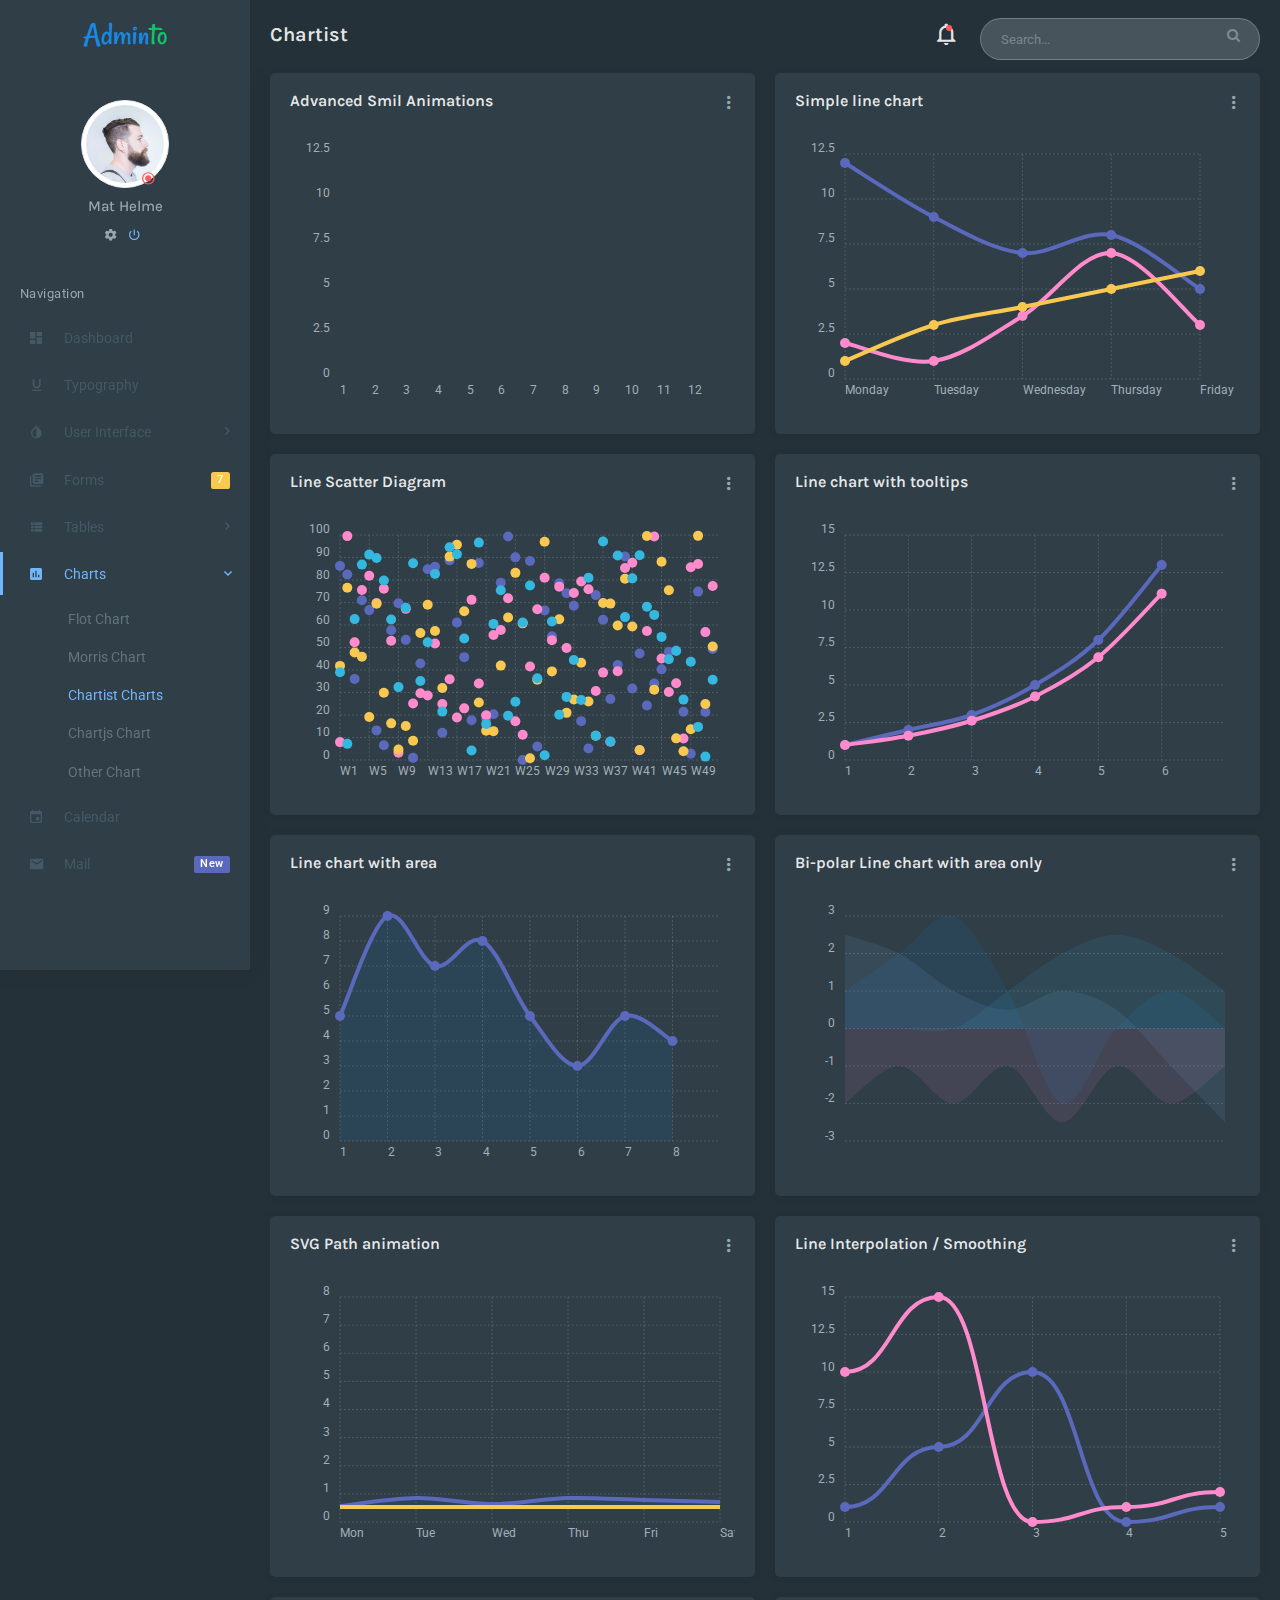
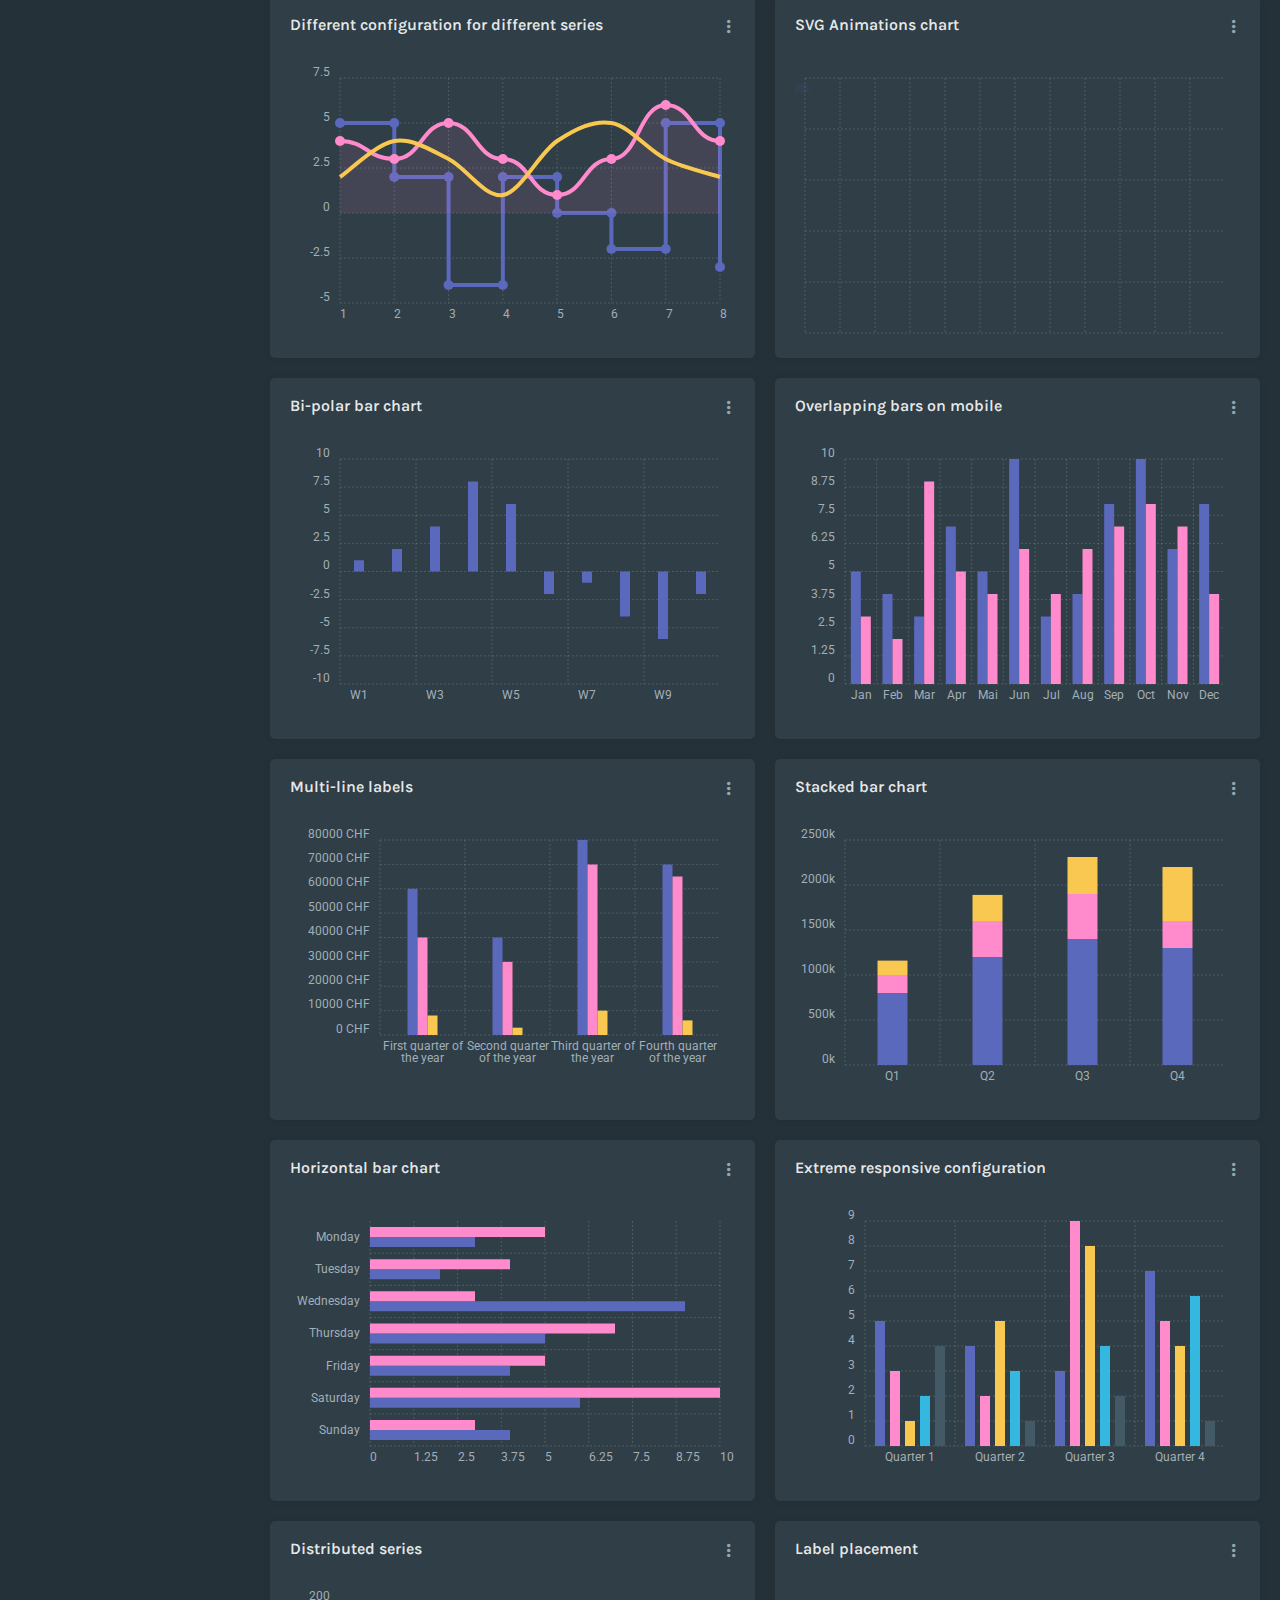
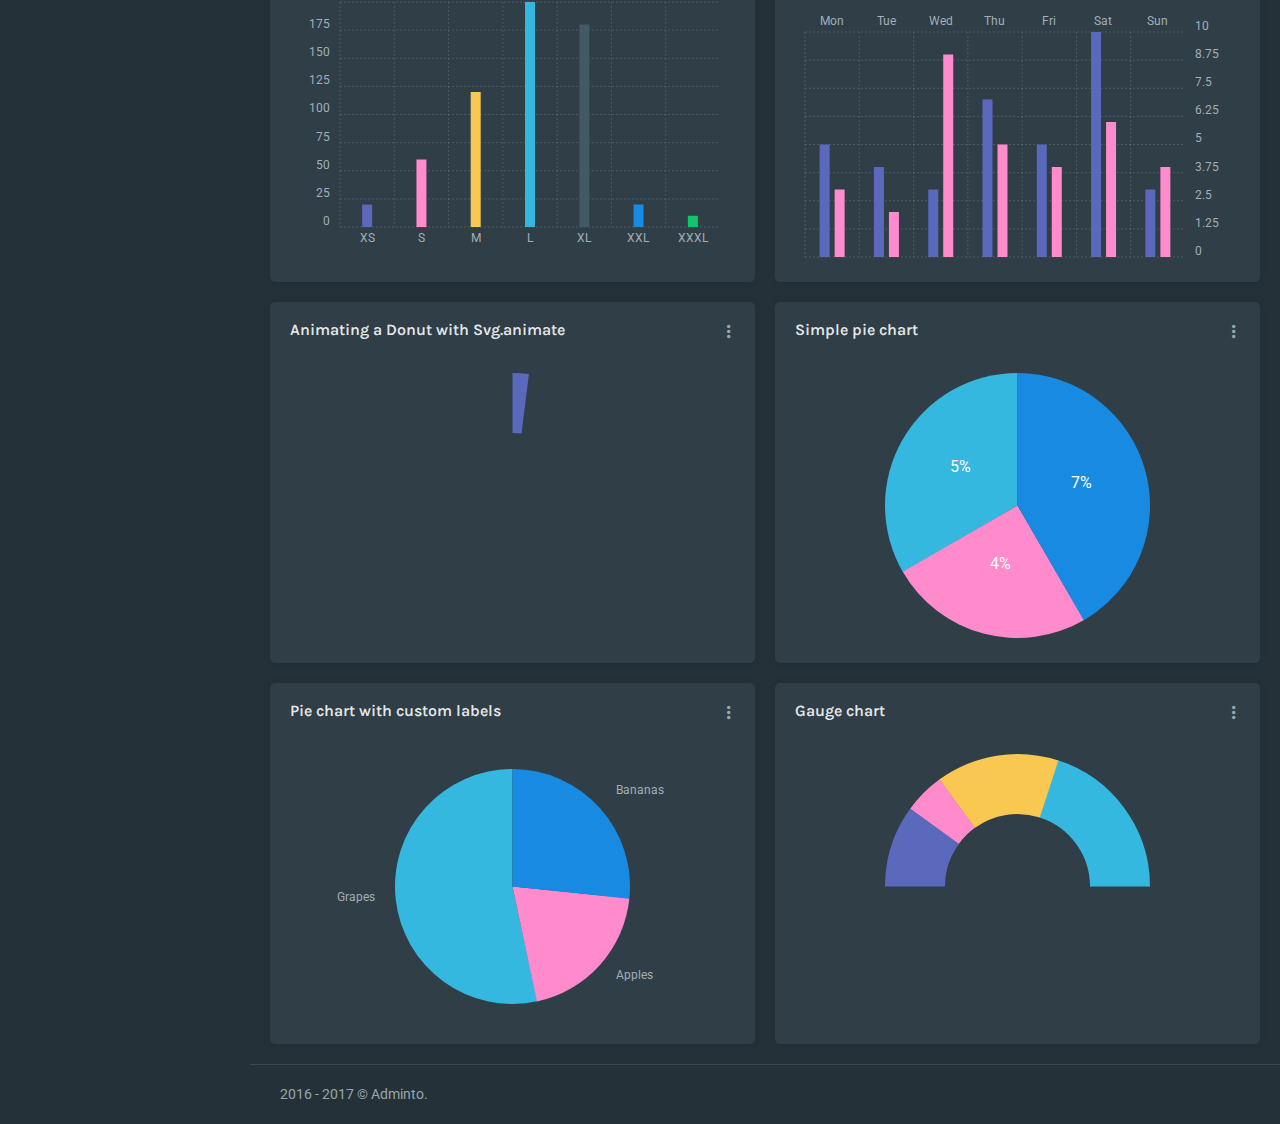
<file: chart-chartist.html>
<!DOCTYPE html>
<html>
    <head>
        <meta charset="utf-8">
        <meta name="viewport" content="width=device-width, initial-scale=1.0">
        <meta name="description" content="A fully featured admin theme which can be used to build CRM, CMS, etc.">
        <meta name="author" content="Coderthemes">

        <!-- App Favicon -->
        <link rel="shortcut icon" href="assets/images/favicon.ico">

        <!-- App title -->
        <title>Adminto - Responsive Admin Dashboard Template</title>

        <!--Chartist Chart CSS -->
		<link rel="stylesheet" href="assets/plugins/chartist/dist/chartist.min.css">

        <!-- App CSS -->
        <link href="assets/css/bootstrap.min.css" rel="stylesheet" type="text/css" />
        <link href="assets/css/core.css" rel="stylesheet" type="text/css" />
        <link href="assets/css/components.css" rel="stylesheet" type="text/css" />
        <link href="assets/css/icons.css" rel="stylesheet" type="text/css" />
        <link href="assets/css/pages.css" rel="stylesheet" type="text/css" />
        <link href="assets/css/menu.css" rel="stylesheet" type="text/css" />
        <link href="assets/css/responsive.css" rel="stylesheet" type="text/css" />

        <!-- HTML5 Shiv and Respond.js IE8 support of HTML5 elements and media queries -->
        <!-- WARNING: Respond.js doesn't work if you view the page via file:// -->
        <!--[if lt IE 9]>
        <script src="https://oss.maxcdn.com/libs/html5shiv/3.7.0/html5shiv.js"></script>
        <script src="https://oss.maxcdn.com/libs/respond.js/1.3.0/respond.min.js"></script>
        <![endif]-->

        <script src="assets/js/modernizr.min.js"></script>

    </head>


    <body class="fixed-left">

        <!-- Begin page -->
        <div id="wrapper">

            <!-- Top Bar Start -->
            <div class="topbar">

                <!-- LOGO -->
                <div class="topbar-left">
                    <a href="index.html" class="logo"><span>Admin<span>to</span></span><i class="zmdi zmdi-layers"></i></a>
                </div>

                <!-- Button mobile view to collapse sidebar menu -->
                <div class="navbar navbar-default" role="navigation">
                    <div class="container">

                        <!-- Page title -->
                        <ul class="nav navbar-nav navbar-left">
                            <li>
                                <button class="button-menu-mobile open-left">
                                    <i class="zmdi zmdi-menu"></i>
                                </button>
                            </li>
                            <li>
                                <h4 class="page-title">Chartist</h4>
                            </li>
                        </ul>

                        <!-- Right(Notification and Searchbox -->
                        <ul class="nav navbar-nav navbar-right">
                            <li>
                                <!-- Notification -->
                                <div class="notification-box">
                                    <ul class="list-inline m-b-0">
                                        <li>
                                            <a href="javascript:void(0);" class="right-bar-toggle">
                                                <i class="zmdi zmdi-notifications-none"></i>
                                            </a>
                                            <div class="noti-dot">
                                                <span class="dot"></span>
                                                <span class="pulse"></span>
                                            </div>
                                        </li>
                                    </ul>
                                </div>
                                <!-- End Notification bar -->
                            </li>
                            <li class="hidden-xs">
                                <form role="search" class="app-search">
                                    <input type="text" placeholder="Search..."
                                           class="form-control">
                                    <a href=""><i class="fa fa-search"></i></a>
                                </form>
                            </li>
                        </ul>

                    </div><!-- end container -->
                </div><!-- end navbar -->
            </div>
            <!-- Top Bar End -->


            <!-- ========== Left Sidebar Start ========== -->
            <div class="left side-menu">
                <div class="sidebar-inner slimscrollleft">

                    <!-- User -->
                    <div class="user-box">
                        <div class="user-img">
                            <img src="assets/images/users/avatar-1.jpg" alt="user-img" title="Mat Helme" class="img-circle img-thumbnail img-responsive">
                            <div class="user-status offline"><i class="zmdi zmdi-dot-circle"></i></div>
                        </div>
                        <h5><a href="#">Mat Helme</a> </h5>
                        <ul class="list-inline">
                            <li>
                                <a href="#" >
                                    <i class="zmdi zmdi-settings"></i>
                                </a>
                            </li>

                            <li>
                                <a href="#" class="text-custom">
                                    <i class="zmdi zmdi-power"></i>
                                </a>
                            </li>
                        </ul>
                    </div>
                    <!-- End User -->

                    <!--- Sidemenu -->
                    <div id="sidebar-menu">
                        <ul>
                            <li class="text-muted menu-title">Navigation</li>

                            <li>
                                <a href="index.html" class="waves-effect"><i class="zmdi zmdi-view-dashboard"></i> <span> Dashboard </span> </a>
                            </li>

                            <li>
                                <a href="typography.html" class="waves-effect"><i class="zmdi zmdi-format-underlined"></i> <span> Typography </span> </a>
                            </li>

                            <li class="has_sub">
                                <a href="javascript:void(0);" class="waves-effect"><i class="zmdi zmdi-invert-colors"></i> <span> User Interface </span> <span class="menu-arrow"></span></a>
                                <ul class="list-unstyled">
                                    <li><a href="ui-buttons.html">Buttons</a></li>
                                    <li><a href="ui-cards.html">Cards</a></li>
                                    <li><a href="ui-draggable-cards.html">Draggable Cards</a></li>
                                    <li><a href="ui-checkbox-radio.html">Checkboxs-Radios</a></li>
                                    <li><a href="ui-material-icons.html">Material Design Icons</a></li>
                                    <li><a href="ui-font-awesome-icons.html">Font Awesome</a></li>
                                    <li><a href="ui-dripicons.html">Dripicons</a></li>
                                    <li><a href="ui-themify-icons.html">Themify Icons</a></li>
                                    <li><a href="ui-modals.html">Modals</a></li>
                                    <li><a href="ui-notification.html">Notification</a></li>
                                    <li><a href="ui-range-slider.html">Range Slider</a></li>
                                    <li><a href="ui-components.html">Components</a>
                                    <li><a href="ui-sweetalert.html">Sweet Alert</a>
                                    <li><a href="ui-treeview.html">Tree view</a>
                                    <li><a href="ui-widgets.html">Widgets</a></li>
                                </ul>
                            </li>

                            <li class="has_sub">
                                <a href="javascript:void(0);" class="waves-effect"><i class="zmdi zmdi-collection-text"></i><span class="label label-warning pull-right">7</span><span> Forms </span> </a>
                                <ul class="list-unstyled">
                                    <li><a href="form-elements.html">General Elements</a></li>
                                    <li><a href="form-advanced.html">Advanced Form</a></li>
                                    <li><a href="form-validation.html">Form Validation</a></li>
                                    <li><a href="form-wizard.html">Form Wizard</a></li>
                                    <li><a href="form-fileupload.html">Form Uploads</a></li>
                                    <li><a href="form-wysiwig.html">Wysiwig Editors</a></li>
                                    <li><a href="form-xeditable.html">X-editable</a></li>
                                </ul>
                            </li>

                            <li class="has_sub">
                                <a href="javascript:void(0);" class="waves-effect"><i class="zmdi zmdi-view-list"></i> <span> Tables </span> <span class="menu-arrow"></span></a>
                                <ul class="list-unstyled">
                                    <li><a href="tables-basic.html">Basic Tables</a></li>
                                    <li><a href="tables-datatable.html">Data Table</a></li>
                                    <li><a href="tables-responsive.html">Responsive Table</a></li>
                                    <li><a href="tables-editable.html">Editable Table</a></li>
                                    <li><a href="tables-tablesaw.html">Tablesaw Table</a></li>
                                </ul>
                            </li>

                            <li class="has_sub">
                                <a href="javascript:void(0);" class="waves-effect"><i class="zmdi zmdi-chart"></i><span> Charts </span> <span class="menu-arrow"></span></a>
                                <ul class="list-unstyled">
                                    <li><a href="chart-flot.html">Flot Chart</a></li>
                                    <li><a href="chart-morris.html">Morris Chart</a></li>
                                    <li><a href="chart-chartist.html">Chartist Charts</a></li>
                                    <li><a href="chart-chartjs.html">Chartjs Chart</a></li>
                                    <li><a href="chart-other.html">Other Chart</a></li>
                                </ul>
                            </li>

                            <li>
                                <a href="calendar.html" class="waves-effect"><i class="zmdi zmdi-calendar"></i><span> Calendar </span></a>
                            </li>

                            <li>
                                <a href="inbox.html" class="waves-effect"><i class="zmdi zmdi-email"></i><span class="label label-purple pull-right">New</span><span> Mail </span></a>
                            </li>

                            <li class="has_sub">
                                <a href="javascript:void(0);" class="waves-effect"><i class="zmdi zmdi-collection-item"></i><span> Pages </span> <span class="menu-arrow"></span></a>
                                <ul class="list-unstyled">
                                    <li><a href="page-starter.html">Starter Page</a></li>
                                    <li><a href="page-login.html">Login</a></li>
                                    <li><a href="page-register.html">Register</a></li>
                                    <li><a href="page-recoverpw.html">Recover Password</a></li>
                                    <li><a href="page-lock-screen.html">Lock Screen</a></li>
                                    <li><a href="page-confirm-mail.html">Confirm Mail</a></li>
                                    <li><a href="page-404.html">Error 404</a></li>
                                    <li><a href="page-500.html">Error 500</a></li>
                                </ul>
                            </li>

                            <li class="has_sub">
                                <a href="javascript:void(0);" class="waves-effect"><i class="zmdi zmdi-layers"></i><span>Extra Pages </span> <span class="menu-arrow"></span></a>
                                <ul class="list-unstyled">
                                    <li><a href="extras-projects.html">Projects</a></li>
                                    <li><a href="extras-tour.html">Tour</a></li>
                                    <li><a href="extras-taskboard.html">Taskboard</a></li>
                                    <li><a href="extras-taskdetail.html">Task Detail</a></li>
                                    <li><a href="extras-profile.html">Profile</a></li>
                                    <li><a href="extras-maps.html">Maps</a></li>
                                    <li><a href="extras-contact.html">Contact list</a></li>
                                    <li><a href="extras-pricing.html">Pricing</a></li>
                                    <li><a href="extras-timeline.html">Timeline</a></li>
                                    <li><a href="extras-invoice.html">Invoice</a></li>
                                    <li><a href="extras-faq.html">FAQ</a></li>
                                    <li><a href="extras-gallery.html">Gallery</a></li>
                                    <li><a href="extras-email-template.html">Email template</a></li>
                                    <li><a href="extras-maintenance.html">Maintenance</a></li>
                                    <li><a href="extras-comingsoon.html">Coming soon</a></li>
                                </ul>
                            </li>

                        </ul>
                        <div class="clearfix"></div>
                    </div>
                    <!-- Sidebar -->
                    <div class="clearfix"></div>

                </div>

            </div>
            <!-- Left Sidebar End -->



            <!-- ============================================================== -->
            <!-- Start right Content here -->
            <!-- ============================================================== -->
            <div class="content-page">
                <!-- Start content -->
                <div class="content">
                    <div class="container">

                        <div class="row">
							<div class="col-lg-6">
								<div class="card-box">
                                    <div class="dropdown pull-right">
                                        <a href="#" class="dropdown-toggle card-drop" data-toggle="dropdown" aria-expanded="false">
                                            <i class="zmdi zmdi-more-vert"></i>
                                        </a>
                                        <ul class="dropdown-menu" role="menu">
                                            <li><a href="#">Action</a></li>
                                            <li><a href="#">Another action</a></li>
                                            <li><a href="#">Something else here</a></li>
                                            <li class="divider"></li>
                                            <li><a href="#">Separated link</a></li>
                                        </ul>
                                    </div>

                        			<h4 class="header-title m-t-0 m-b-30">Advanced Smil Animations</h4>

									<div id="smil-animations" class="ct-chart ct-golden-section"></div>
								</div>
							</div><!-- end col-->

							<div class="col-lg-6">
								<div class="card-box">
                                    <div class="dropdown pull-right">
                                        <a href="#" class="dropdown-toggle card-drop" data-toggle="dropdown" aria-expanded="false">
                                            <i class="zmdi zmdi-more-vert"></i>
                                        </a>
                                        <ul class="dropdown-menu" role="menu">
                                            <li><a href="#">Action</a></li>
                                            <li><a href="#">Another action</a></li>
                                            <li><a href="#">Something else here</a></li>
                                            <li class="divider"></li>
                                            <li><a href="#">Separated link</a></li>
                                        </ul>
                                    </div>

                        			<h4 class="header-title m-t-0 m-b-30">Simple line chart</h4>

									<div id="simple-line-chart" class="ct-chart ct-golden-section"></div>
								</div>
							</div><!-- end col-->
						</div>
						<!-- end row -->


						<div class="row">
							<div class="col-lg-6">
								<div class="card-box">
                                    <div class="dropdown pull-right">
                                        <a href="#" class="dropdown-toggle card-drop" data-toggle="dropdown" aria-expanded="false">
                                            <i class="zmdi zmdi-more-vert"></i>
                                        </a>
                                        <ul class="dropdown-menu" role="menu">
                                            <li><a href="#">Action</a></li>
                                            <li><a href="#">Another action</a></li>
                                            <li><a href="#">Something else here</a></li>
                                            <li class="divider"></li>
                                            <li><a href="#">Separated link</a></li>
                                        </ul>
                                    </div>

                        			<h4 class="header-title m-t-0 m-b-30">Line Scatter Diagram</h4>

									<div id="scatter-diagram" class="ct-chart ct-golden-section"></div>
								</div>
							</div><!-- end col-->

							<div class="col-lg-6">
								<div class="card-box">
                                    <div class="dropdown pull-right">
                                        <a href="#" class="dropdown-toggle card-drop" data-toggle="dropdown" aria-expanded="false">
                                            <i class="zmdi zmdi-more-vert"></i>
                                        </a>
                                        <ul class="dropdown-menu" role="menu">
                                            <li><a href="#">Action</a></li>
                                            <li><a href="#">Another action</a></li>
                                            <li><a href="#">Something else here</a></li>
                                            <li class="divider"></li>
                                            <li><a href="#">Separated link</a></li>
                                        </ul>
                                    </div>

                        			<h4 class="header-title m-t-0 m-b-30">Line chart with tooltips</h4>

									<div id="line-chart-tooltips" class="ct-chart ct-golden-section"></div>
								</div>
							</div><!-- end col-->
						</div>
						<!-- end row -->



						<div class="row">
							<div class="col-lg-6">
								<div class="card-box">
                                    <div class="dropdown pull-right">
                                        <a href="#" class="dropdown-toggle card-drop" data-toggle="dropdown" aria-expanded="false">
                                            <i class="zmdi zmdi-more-vert"></i>
                                        </a>
                                        <ul class="dropdown-menu" role="menu">
                                            <li><a href="#">Action</a></li>
                                            <li><a href="#">Another action</a></li>
                                            <li><a href="#">Something else here</a></li>
                                            <li class="divider"></li>
                                            <li><a href="#">Separated link</a></li>
                                        </ul>
                                    </div>

                        			<h4 class="header-title m-t-0 m-b-30">Line chart with area</h4>

									<div id="chart-with-area" class="ct-chart ct-golden-section"></div>
								</div>
							</div><!-- end col-->

							<div class="col-lg-6">
								<div class="card-box">
                                    <div class="dropdown pull-right">
                                        <a href="#" class="dropdown-toggle card-drop" data-toggle="dropdown" aria-expanded="false">
                                            <i class="zmdi zmdi-more-vert"></i>
                                        </a>
                                        <ul class="dropdown-menu" role="menu">
                                            <li><a href="#">Action</a></li>
                                            <li><a href="#">Another action</a></li>
                                            <li><a href="#">Something else here</a></li>
                                            <li class="divider"></li>
                                            <li><a href="#">Separated link</a></li>
                                        </ul>
                                    </div>

                        			<h4 class="header-title m-t-0 m-b-30">Bi-polar Line chart with area only</h4>

									<div id="bi-polar-line" class="ct-chart ct-golden-section"></div>
								</div>
							</div><!-- end col-->
						</div>
						<!-- end row -->



						<div class="row">
							<div class="col-lg-6">
								<div class="card-box">
                                    <div class="dropdown pull-right">
                                        <a href="#" class="dropdown-toggle card-drop" data-toggle="dropdown" aria-expanded="false">
                                            <i class="zmdi zmdi-more-vert"></i>
                                        </a>
                                        <ul class="dropdown-menu" role="menu">
                                            <li><a href="#">Action</a></li>
                                            <li><a href="#">Another action</a></li>
                                            <li><a href="#">Something else here</a></li>
                                            <li class="divider"></li>
                                            <li><a href="#">Separated link</a></li>
                                        </ul>
                                    </div>

                        			<h4 class="header-title m-t-0 m-b-30">SVG Path animation</h4>

									<div id="svg-animation" class="ct-chart ct-golden-section"></div>
								</div>
							</div><!-- end col-->

							<div class="col-lg-6">
								<div class="card-box">
                                    <div class="dropdown pull-right">
                                        <a href="#" class="dropdown-toggle card-drop" data-toggle="dropdown" aria-expanded="false">
                                            <i class="zmdi zmdi-more-vert"></i>
                                        </a>
                                        <ul class="dropdown-menu" role="menu">
                                            <li><a href="#">Action</a></li>
                                            <li><a href="#">Another action</a></li>
                                            <li><a href="#">Something else here</a></li>
                                            <li class="divider"></li>
                                            <li><a href="#">Separated link</a></li>
                                        </ul>
                                    </div>

                        			<h4 class="header-title m-t-0 m-b-30">Line Interpolation / Smoothing</h4>

									<div id="line-smoothing" class="ct-chart ct-golden-section"></div>
								</div>
							</div><!-- end col-->
						</div>
						<!-- end row -->


						<div class="row">
							<div class="col-lg-6">
								<div class="card-box">
                                    <div class="dropdown pull-right">
                                        <a href="#" class="dropdown-toggle card-drop" data-toggle="dropdown" aria-expanded="false">
                                            <i class="zmdi zmdi-more-vert"></i>
                                        </a>
                                        <ul class="dropdown-menu" role="menu">
                                            <li><a href="#">Action</a></li>
                                            <li><a href="#">Another action</a></li>
                                            <li><a href="#">Something else here</a></li>
                                            <li class="divider"></li>
                                            <li><a href="#">Separated link</a></li>
                                        </ul>
                                    </div>

                        			<h4 class="header-title m-t-0 m-b-30">Different configuration for different series</h4>

									<div id="different-series" class="ct-chart ct-golden-section"></div>
								</div>
							</div><!-- end col-->

							<div class="col-lg-6">
								<div class="card-box">
                                    <div class="dropdown pull-right">
                                        <a href="#" class="dropdown-toggle card-drop" data-toggle="dropdown" aria-expanded="false">
                                            <i class="zmdi zmdi-more-vert"></i>
                                        </a>
                                        <ul class="dropdown-menu" role="menu">
                                            <li><a href="#">Action</a></li>
                                            <li><a href="#">Another action</a></li>
                                            <li><a href="#">Something else here</a></li>
                                            <li class="divider"></li>
                                            <li><a href="#">Separated link</a></li>
                                        </ul>
                                    </div>

                        			<h4 class="header-title m-t-0 m-b-30">SVG Animations chart</h4>

									<div id="svg-dot-animation" class="ct-chart ct-golden-section"></div>
								</div>
							</div><!-- end col-->
						</div>
						<!-- end row -->


						<div class="row">
							<div class="col-lg-6">
								<div class="card-box">
                                    <div class="dropdown pull-right">
                                        <a href="#" class="dropdown-toggle card-drop" data-toggle="dropdown" aria-expanded="false">
                                            <i class="zmdi zmdi-more-vert"></i>
                                        </a>
                                        <ul class="dropdown-menu" role="menu">
                                            <li><a href="#">Action</a></li>
                                            <li><a href="#">Another action</a></li>
                                            <li><a href="#">Something else here</a></li>
                                            <li class="divider"></li>
                                            <li><a href="#">Separated link</a></li>
                                        </ul>
                                    </div>

                        			<h4 class="header-title m-t-0 m-b-30">Bi-polar bar chart</h4>

									<div id="bi-polar-bar" class="ct-chart ct-golden-section"></div>
								</div>
							</div><!-- end col-->

							<div class="col-lg-6">
								<div class="card-box">
                                    <div class="dropdown pull-right">
                                        <a href="#" class="dropdown-toggle card-drop" data-toggle="dropdown" aria-expanded="false">
                                            <i class="zmdi zmdi-more-vert"></i>
                                        </a>
                                        <ul class="dropdown-menu" role="menu">
                                            <li><a href="#">Action</a></li>
                                            <li><a href="#">Another action</a></li>
                                            <li><a href="#">Something else here</a></li>
                                            <li class="divider"></li>
                                            <li><a href="#">Separated link</a></li>
                                        </ul>
                                    </div>

                        			<h4 class="header-title m-t-0 m-b-30">Overlapping bars on mobile</h4>

									<div id="overlapping-bars" class="ct-chart ct-golden-section"></div>
								</div>
							</div><!-- end col-->
						</div>
						<!-- end row -->



						<div class="row">
							<div class="col-lg-6">
								<div class="card-box">
                                    <div class="dropdown pull-right">
                                        <a href="#" class="dropdown-toggle card-drop" data-toggle="dropdown" aria-expanded="false">
                                            <i class="zmdi zmdi-more-vert"></i>
                                        </a>
                                        <ul class="dropdown-menu" role="menu">
                                            <li><a href="#">Action</a></li>
                                            <li><a href="#">Another action</a></li>
                                            <li><a href="#">Something else here</a></li>
                                            <li class="divider"></li>
                                            <li><a href="#">Separated link</a></li>
                                        </ul>
                                    </div>

                        			<h4 class="header-title m-t-0 m-b-30">Multi-line labels</h4>

									<div id="multi-line-chart" class="ct-chart ct-golden-section"></div>
								</div>
							</div><!-- end col-->

							<div class="col-lg-6">
								<div class="card-box">
                                    <div class="dropdown pull-right">
                                        <a href="#" class="dropdown-toggle card-drop" data-toggle="dropdown" aria-expanded="false">
                                            <i class="zmdi zmdi-more-vert"></i>
                                        </a>
                                        <ul class="dropdown-menu" role="menu">
                                            <li><a href="#">Action</a></li>
                                            <li><a href="#">Another action</a></li>
                                            <li><a href="#">Something else here</a></li>
                                            <li class="divider"></li>
                                            <li><a href="#">Separated link</a></li>
                                        </ul>
                                    </div>

                        			<h4 class="header-title m-t-0 m-b-30">Stacked bar chart</h4>

									<div id="stacked-bar-chart" class="ct-chart ct-golden-section"></div>
								</div>
							</div><!-- end col-->
						</div>
						<!-- end row -->



						<div class="row">
							<div class="col-lg-6">
								<div class="card-box">
                                    <div class="dropdown pull-right">
                                        <a href="#" class="dropdown-toggle card-drop" data-toggle="dropdown" aria-expanded="false">
                                            <i class="zmdi zmdi-more-vert"></i>
                                        </a>
                                        <ul class="dropdown-menu" role="menu">
                                            <li><a href="#">Action</a></li>
                                            <li><a href="#">Another action</a></li>
                                            <li><a href="#">Something else here</a></li>
                                            <li class="divider"></li>
                                            <li><a href="#">Separated link</a></li>
                                        </ul>
                                    </div>

                        			<h4 class="header-title m-t-0 m-b-30">Horizontal bar chart</h4>

									<div id="horizontal-bar-chart" class="ct-chart ct-golden-section"></div>
								</div>
							</div><!-- end col-->

							<div class="col-lg-6">
								<div class="card-box">
                                    <div class="dropdown pull-right">
                                        <a href="#" class="dropdown-toggle card-drop" data-toggle="dropdown" aria-expanded="false">
                                            <i class="zmdi zmdi-more-vert"></i>
                                        </a>
                                        <ul class="dropdown-menu" role="menu">
                                            <li><a href="#">Action</a></li>
                                            <li><a href="#">Another action</a></li>
                                            <li><a href="#">Something else here</a></li>
                                            <li class="divider"></li>
                                            <li><a href="#">Separated link</a></li>
                                        </ul>
                                    </div>

                        			<h4 class="header-title m-t-0 m-b-30">Extreme responsive configuration</h4>

									<div id="extreme-chart" class="ct-chart ct-golden-section"></div>
								</div>
							</div><!-- end col-->
						</div>
						<!-- end row -->




						<div class="row">
							<div class="col-lg-6">
								<div class="card-box">
                                    <div class="dropdown pull-right">
                                        <a href="#" class="dropdown-toggle card-drop" data-toggle="dropdown" aria-expanded="false">
                                            <i class="zmdi zmdi-more-vert"></i>
                                        </a>
                                        <ul class="dropdown-menu" role="menu">
                                            <li><a href="#">Action</a></li>
                                            <li><a href="#">Another action</a></li>
                                            <li><a href="#">Something else here</a></li>
                                            <li class="divider"></li>
                                            <li><a href="#">Separated link</a></li>
                                        </ul>
                                    </div>

                        			<h4 class="header-title m-t-0 m-b-30">Distributed series</h4>

									<div id="distributed-series" class="ct-chart ct-golden-section"></div>
								</div>
							</div><!-- end col-->

							<div class="col-lg-6">
								<div class="card-box">
                                    <div class="dropdown pull-right">
                                        <a href="#" class="dropdown-toggle card-drop" data-toggle="dropdown" aria-expanded="false">
                                            <i class="zmdi zmdi-more-vert"></i>
                                        </a>
                                        <ul class="dropdown-menu" role="menu">
                                            <li><a href="#">Action</a></li>
                                            <li><a href="#">Another action</a></li>
                                            <li><a href="#">Something else here</a></li>
                                            <li class="divider"></li>
                                            <li><a href="#">Separated link</a></li>
                                        </ul>
                                    </div>

                        			<h4 class="header-title m-t-0 m-b-30">Label placement</h4>

									<div id="label-placement-chart" class="ct-chart ct-golden-section"></div>
								</div>
							</div><!-- end col-->
						</div>
						<!-- end row -->



						<div class="row">
							<div class="col-lg-6">
								<div class="card-box">
                                    <div class="dropdown pull-right">
                                        <a href="#" class="dropdown-toggle card-drop" data-toggle="dropdown" aria-expanded="false">
                                            <i class="zmdi zmdi-more-vert"></i>
                                        </a>
                                        <ul class="dropdown-menu" role="menu">
                                            <li><a href="#">Action</a></li>
                                            <li><a href="#">Another action</a></li>
                                            <li><a href="#">Something else here</a></li>
                                            <li class="divider"></li>
                                            <li><a href="#">Separated link</a></li>
                                        </ul>
                                    </div>

                        			<h4 class="header-title m-t-0 m-b-30">Animating a Donut with Svg.animate</h4>

									<div id="animating-donut" class="ct-chart ct-golden-section"></div>
								</div>
							</div><!-- end col-->

							<div class="col-lg-6">
								<div class="card-box">
                                    <div class="dropdown pull-right">
                                        <a href="#" class="dropdown-toggle card-drop" data-toggle="dropdown" aria-expanded="false">
                                            <i class="zmdi zmdi-more-vert"></i>
                                        </a>
                                        <ul class="dropdown-menu" role="menu">
                                            <li><a href="#">Action</a></li>
                                            <li><a href="#">Another action</a></li>
                                            <li><a href="#">Something else here</a></li>
                                            <li class="divider"></li>
                                            <li><a href="#">Separated link</a></li>
                                        </ul>
                                    </div>

                        			<h4 class="header-title m-t-0 m-b-30">Simple pie chart</h4>

									<div id="simple-pie" class="ct-chart ct-golden-section simple-pie-chart-chartist"></div>
								</div>
							</div><!-- end col-->
						</div>
						<!-- end row -->




						<div class="row">
							<div class="col-lg-6">
								<div class="card-box">
                                    <div class="dropdown pull-right">
                                        <a href="#" class="dropdown-toggle card-drop" data-toggle="dropdown" aria-expanded="false">
                                            <i class="zmdi zmdi-more-vert"></i>
                                        </a>
                                        <ul class="dropdown-menu" role="menu">
                                            <li><a href="#">Action</a></li>
                                            <li><a href="#">Another action</a></li>
                                            <li><a href="#">Something else here</a></li>
                                            <li class="divider"></li>
                                            <li><a href="#">Separated link</a></li>
                                        </ul>
                                    </div>

                        			<h4 class="header-title m-t-0 m-b-30">Pie chart with custom labels</h4>

									<div id="pie-chart" class="ct-chart ct-golden-section"></div>
								</div>
							</div><!-- end col-->

							<div class="col-lg-6">
								<div class="card-box">
                                    <div class="dropdown pull-right">
                                        <a href="#" class="dropdown-toggle card-drop" data-toggle="dropdown" aria-expanded="false">
                                            <i class="zmdi zmdi-more-vert"></i>
                                        </a>
                                        <ul class="dropdown-menu" role="menu">
                                            <li><a href="#">Action</a></li>
                                            <li><a href="#">Another action</a></li>
                                            <li><a href="#">Something else here</a></li>
                                            <li class="divider"></li>
                                            <li><a href="#">Separated link</a></li>
                                        </ul>
                                    </div>

                        			<h4 class="header-title m-t-0 m-b-30">Gauge chart</h4>

									<div id="gauge-chart" class="ct-chart ct-golden-section"></div>
								</div>
							</div><!-- end col-->
						</div>
						<!-- end row -->

                    </div> <!-- container -->

                </div> <!-- content -->

                <footer class="footer">
                    2016 - 2017 © Adminto.
                </footer>

            </div>


            <!-- ============================================================== -->
            <!-- End Right content here -->
            <!-- ============================================================== -->


            <!-- Right Sidebar -->
            <div class="side-bar right-bar">
                <a href="javascript:void(0);" class="right-bar-toggle">
                    <i class="zmdi zmdi-close-circle-o"></i>
                </a>
                <h4 class="">Notifications</h4>
                <div class="notification-list nicescroll">
                    <ul class="list-group list-no-border user-list">
                        <li class="list-group-item">
                            <a href="#" class="user-list-item">
                                <div class="avatar">
                                    <img src="assets/images/users/avatar-2.jpg" alt="">
                                </div>
                                <div class="user-desc">
                                    <span class="name">Michael Zenaty</span>
                                    <span class="desc">There are new settings available</span>
                                    <span class="time">2 hours ago</span>
                                </div>
                            </a>
                        </li>
                        <li class="list-group-item">
                            <a href="#" class="user-list-item">
                                <div class="icon bg-info">
                                    <i class="zmdi zmdi-account"></i>
                                </div>
                                <div class="user-desc">
                                    <span class="name">New Signup</span>
                                    <span class="desc">There are new settings available</span>
                                    <span class="time">5 hours ago</span>
                                </div>
                            </a>
                        </li>
                        <li class="list-group-item">
                            <a href="#" class="user-list-item">
                                <div class="icon bg-pink">
                                    <i class="zmdi zmdi-comment"></i>
                                </div>
                                <div class="user-desc">
                                    <span class="name">New Message received</span>
                                    <span class="desc">There are new settings available</span>
                                    <span class="time">1 day ago</span>
                                </div>
                            </a>
                        </li>
                        <li class="list-group-item active">
                            <a href="#" class="user-list-item">
                                <div class="avatar">
                                    <img src="assets/images/users/avatar-3.jpg" alt="">
                                </div>
                                <div class="user-desc">
                                    <span class="name">James Anderson</span>
                                    <span class="desc">There are new settings available</span>
                                    <span class="time">2 days ago</span>
                                </div>
                            </a>
                        </li>
                        <li class="list-group-item active">
                            <a href="#" class="user-list-item">
                                <div class="icon bg-warning">
                                    <i class="zmdi zmdi-settings"></i>
                                </div>
                                <div class="user-desc">
                                    <span class="name">Settings</span>
                                    <span class="desc">There are new settings available</span>
                                    <span class="time">1 day ago</span>
                                </div>
                            </a>
                        </li>

                    </ul>
                </div>
            </div>
            <!-- /Right-bar -->

        </div>
        <!-- END wrapper -->



        <script>
            var resizefunc = [];
        </script>

        <!-- jQuery  -->
        <script src="assets/js/jquery.min.js"></script>
        <script src="assets/js/bootstrap.min.js"></script>
        <script src="assets/js/detect.js"></script>
        <script src="assets/js/fastclick.js"></script>
        <script src="assets/js/jquery.slimscroll.js"></script>
        <script src="assets/js/jquery.blockUI.js"></script>
        <script src="assets/js/waves.js"></script>
        <script src="assets/js/jquery.nicescroll.js"></script>
        <script src="assets/js/jquery.scrollTo.min.js"></script>

        <!--Chartist Chart-->
		<script src="assets/plugins/chartist/dist/chartist.min.js"></script>
        <script src="assets/plugins/chartist/dist/chartist-plugin-tooltip.min.js"></script>
		<script src="assets/pages/jquery.chartist.init.js"></script>

        <!-- App js -->
        <script src="assets/js/jquery.core.js"></script>
        <script src="assets/js/jquery.app.js"></script>

    </body>
</html>
</file>
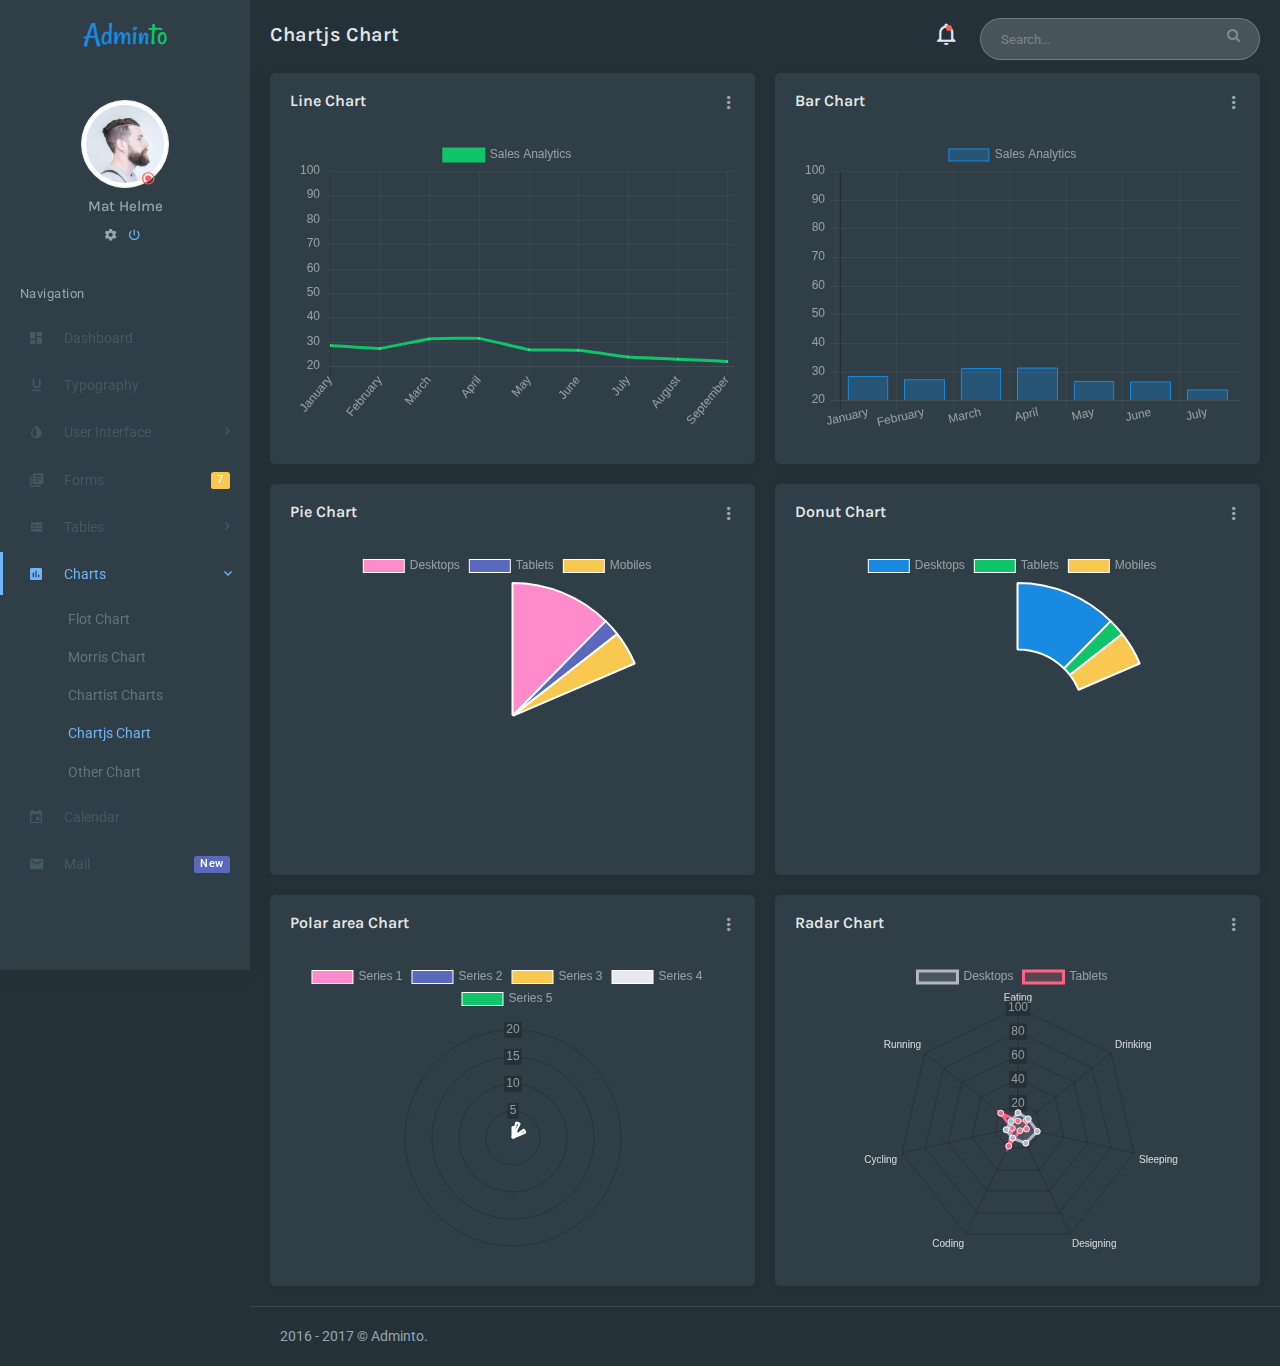
<file: chart-chartjs.html>
<!DOCTYPE html>
<html>
    <head>
        <meta charset="utf-8">
        <meta name="viewport" content="width=device-width, initial-scale=1.0">
        <meta name="description" content="A fully featured admin theme which can be used to build CRM, CMS, etc.">
        <meta name="author" content="Coderthemes">

        <!-- App Favicon -->
        <link rel="shortcut icon" href="assets/images/favicon.ico">

        <!-- App title -->
        <title>Adminto - Responsive Admin Dashboard Template</title>

        <!-- App CSS -->
        <link href="assets/css/bootstrap.min.css" rel="stylesheet" type="text/css" />
        <link href="assets/css/core.css" rel="stylesheet" type="text/css" />
        <link href="assets/css/components.css" rel="stylesheet" type="text/css" />
        <link href="assets/css/icons.css" rel="stylesheet" type="text/css" />
        <link href="assets/css/pages.css" rel="stylesheet" type="text/css" />
        <link href="assets/css/menu.css" rel="stylesheet" type="text/css" />
        <link href="assets/css/responsive.css" rel="stylesheet" type="text/css" />

        <!-- HTML5 Shiv and Respond.js IE8 support of HTML5 elements and media queries -->
        <!-- WARNING: Respond.js doesn't work if you view the page via file:// -->
        <!--[if lt IE 9]>
        <script src="https://oss.maxcdn.com/libs/html5shiv/3.7.0/html5shiv.js"></script>
        <script src="https://oss.maxcdn.com/libs/respond.js/1.3.0/respond.min.js"></script>
        <![endif]-->

        <script src="assets/js/modernizr.min.js"></script>

    </head>


    <body class="fixed-left">

        <!-- Begin page -->
        <div id="wrapper">

            <!-- Top Bar Start -->
            <div class="topbar">

                <!-- LOGO -->
                <div class="topbar-left">
                    <a href="index.html" class="logo"><span>Admin<span>to</span></span><i class="zmdi zmdi-layers"></i></a>
                </div>

                <!-- Button mobile view to collapse sidebar menu -->
                <div class="navbar navbar-default" role="navigation">
                    <div class="container">

                        <!-- Page title -->
                        <ul class="nav navbar-nav navbar-left">
                            <li>
                                <button class="button-menu-mobile open-left">
                                    <i class="zmdi zmdi-menu"></i>
                                </button>
                            </li>
                            <li>
                                <h4 class="page-title">Chartjs Chart</h4>
                            </li>
                        </ul>

                        <!-- Right(Notification and Searchbox -->
                        <ul class="nav navbar-nav navbar-right">
                            <li>
                                <!-- Notification -->
                                <div class="notification-box">
                                    <ul class="list-inline m-b-0">
                                        <li>
                                            <a href="javascript:void(0);" class="right-bar-toggle">
                                                <i class="zmdi zmdi-notifications-none"></i>
                                            </a>
                                            <div class="noti-dot">
                                                <span class="dot"></span>
                                                <span class="pulse"></span>
                                            </div>
                                        </li>
                                    </ul>
                                </div>
                                <!-- End Notification bar -->
                            </li>
                            <li class="hidden-xs">
                                <form role="search" class="app-search">
                                    <input type="text" placeholder="Search..."
                                           class="form-control">
                                    <a href=""><i class="fa fa-search"></i></a>
                                </form>
                            </li>
                        </ul>

                    </div><!-- end container -->
                </div><!-- end navbar -->
            </div>
            <!-- Top Bar End -->


            <!-- ========== Left Sidebar Start ========== -->
            <div class="left side-menu">
                <div class="sidebar-inner slimscrollleft">

                    <!-- User -->
                    <div class="user-box">
                        <div class="user-img">
                            <img src="assets/images/users/avatar-1.jpg" alt="user-img" title="Mat Helme" class="img-circle img-thumbnail img-responsive">
                            <div class="user-status offline"><i class="zmdi zmdi-dot-circle"></i></div>
                        </div>
                        <h5><a href="#">Mat Helme</a> </h5>
                        <ul class="list-inline">
                            <li>
                                <a href="#" >
                                    <i class="zmdi zmdi-settings"></i>
                                </a>
                            </li>

                            <li>
                                <a href="#" class="text-custom">
                                    <i class="zmdi zmdi-power"></i>
                                </a>
                            </li>
                        </ul>
                    </div>
                    <!-- End User -->

                    <!--- Sidemenu -->
                    <div id="sidebar-menu">
                        <ul>
                            <li class="text-muted menu-title">Navigation</li>

                            <li>
                                <a href="index.html" class="waves-effect"><i class="zmdi zmdi-view-dashboard"></i> <span> Dashboard </span> </a>
                            </li>

                            <li>
                                <a href="typography.html" class="waves-effect"><i class="zmdi zmdi-format-underlined"></i> <span> Typography </span> </a>
                            </li>

                            <li class="has_sub">
                                <a href="javascript:void(0);" class="waves-effect"><i class="zmdi zmdi-invert-colors"></i> <span> User Interface </span> <span class="menu-arrow"></span></a>
                                <ul class="list-unstyled">
                                    <li><a href="ui-buttons.html">Buttons</a></li>
                                    <li><a href="ui-cards.html">Cards</a></li>
                                    <li><a href="ui-draggable-cards.html">Draggable Cards</a></li>
                                    <li><a href="ui-checkbox-radio.html">Checkboxs-Radios</a></li>
                                    <li><a href="ui-material-icons.html">Material Design Icons</a></li>
                                    <li><a href="ui-font-awesome-icons.html">Font Awesome</a></li>
                                    <li><a href="ui-dripicons.html">Dripicons</a></li>
                                    <li><a href="ui-themify-icons.html">Themify Icons</a></li>
                                    <li><a href="ui-modals.html">Modals</a></li>
                                    <li><a href="ui-notification.html">Notification</a></li>
                                    <li><a href="ui-range-slider.html">Range Slider</a></li>
                                    <li><a href="ui-components.html">Components</a>
                                    <li><a href="ui-sweetalert.html">Sweet Alert</a>
                                    <li><a href="ui-treeview.html">Tree view</a>
                                    <li><a href="ui-widgets.html">Widgets</a></li>
                                </ul>
                            </li>

                            <li class="has_sub">
                                <a href="javascript:void(0);" class="waves-effect"><i class="zmdi zmdi-collection-text"></i><span class="label label-warning pull-right">7</span><span> Forms </span> </a>
                                <ul class="list-unstyled">
                                    <li><a href="form-elements.html">General Elements</a></li>
                                    <li><a href="form-advanced.html">Advanced Form</a></li>
                                    <li><a href="form-validation.html">Form Validation</a></li>
                                    <li><a href="form-wizard.html">Form Wizard</a></li>
                                    <li><a href="form-fileupload.html">Form Uploads</a></li>
                                    <li><a href="form-wysiwig.html">Wysiwig Editors</a></li>
                                    <li><a href="form-xeditable.html">X-editable</a></li>
                                </ul>
                            </li>

                            <li class="has_sub">
                                <a href="javascript:void(0);" class="waves-effect"><i class="zmdi zmdi-view-list"></i> <span> Tables </span> <span class="menu-arrow"></span></a>
                                <ul class="list-unstyled">
                                    <li><a href="tables-basic.html">Basic Tables</a></li>
                                    <li><a href="tables-datatable.html">Data Table</a></li>
                                    <li><a href="tables-responsive.html">Responsive Table</a></li>
                                    <li><a href="tables-editable.html">Editable Table</a></li>
                                    <li><a href="tables-tablesaw.html">Tablesaw Table</a></li>
                                </ul>
                            </li>

                            <li class="has_sub">
                                <a href="javascript:void(0);" class="waves-effect"><i class="zmdi zmdi-chart"></i><span> Charts </span> <span class="menu-arrow"></span></a>
                                <ul class="list-unstyled">
                                    <li><a href="chart-flot.html">Flot Chart</a></li>
                                    <li><a href="chart-morris.html">Morris Chart</a></li>
                                    <li><a href="chart-chartist.html">Chartist Charts</a></li>
                                    <li><a href="chart-chartjs.html">Chartjs Chart</a></li>
                                    <li><a href="chart-other.html">Other Chart</a></li>
                                </ul>
                            </li>

                            <li>
                                <a href="calendar.html" class="waves-effect"><i class="zmdi zmdi-calendar"></i><span> Calendar </span></a>
                            </li>

                            <li>
                                <a href="inbox.html" class="waves-effect"><i class="zmdi zmdi-email"></i><span class="label label-purple pull-right">New</span><span> Mail </span></a>
                            </li>

                            <li class="has_sub">
                                <a href="javascript:void(0);" class="waves-effect"><i class="zmdi zmdi-collection-item"></i><span> Pages </span> <span class="menu-arrow"></span></a>
                                <ul class="list-unstyled">
                                    <li><a href="page-starter.html">Starter Page</a></li>
                                    <li><a href="page-login.html">Login</a></li>
                                    <li><a href="page-register.html">Register</a></li>
                                    <li><a href="page-recoverpw.html">Recover Password</a></li>
                                    <li><a href="page-lock-screen.html">Lock Screen</a></li>
                                    <li><a href="page-confirm-mail.html">Confirm Mail</a></li>
                                    <li><a href="page-404.html">Error 404</a></li>
                                    <li><a href="page-500.html">Error 500</a></li>
                                </ul>
                            </li>

                            <li class="has_sub">
                                <a href="javascript:void(0);" class="waves-effect"><i class="zmdi zmdi-layers"></i><span>Extra Pages </span> <span class="menu-arrow"></span></a>
                                <ul class="list-unstyled">
                                    <li><a href="extras-projects.html">Projects</a></li>
                                    <li><a href="extras-tour.html">Tour</a></li>
                                    <li><a href="extras-taskboard.html">Taskboard</a></li>
                                    <li><a href="extras-taskdetail.html">Task Detail</a></li>
                                    <li><a href="extras-profile.html">Profile</a></li>
                                    <li><a href="extras-maps.html">Maps</a></li>
                                    <li><a href="extras-contact.html">Contact list</a></li>
                                    <li><a href="extras-pricing.html">Pricing</a></li>
                                    <li><a href="extras-timeline.html">Timeline</a></li>
                                    <li><a href="extras-invoice.html">Invoice</a></li>
                                    <li><a href="extras-faq.html">FAQ</a></li>
                                    <li><a href="extras-gallery.html">Gallery</a></li>
                                    <li><a href="extras-email-template.html">Email template</a></li>
                                    <li><a href="extras-maintenance.html">Maintenance</a></li>
                                    <li><a href="extras-comingsoon.html">Coming soon</a></li>
                                </ul>
                            </li>

                        </ul>
                        <div class="clearfix"></div>
                    </div>
                    <!-- Sidebar -->
                    <div class="clearfix"></div>

                </div>

            </div>
            <!-- Left Sidebar End -->



            <!-- ============================================================== -->
            <!-- Start right Content here -->
            <!-- ============================================================== -->
            <div class="content-page">
                <!-- Start content -->
                <div class="content">
                    <div class="container">

                        <div class="row">
                            <div class="col-lg-6">
                                <div class="card-box">
                                    <div class="dropdown pull-right">
                                        <a href="#" class="dropdown-toggle card-drop" data-toggle="dropdown"
                                           aria-expanded="false">
                                            <i class="zmdi zmdi-more-vert"></i>
                                        </a>
                                        <ul class="dropdown-menu" role="menu">
                                            <li><a href="#">Action</a></li>
                                            <li><a href="#">Another action</a></li>
                                            <li><a href="#">Something else here</a></li>
                                            <li class="divider"></li>
                                            <li><a href="#">Line Chart</a></li>
                                        </ul>
                                    </div>

                                    <h4 class="header-title m-t-0 m-b-30">Line Chart</h4>

                                    <canvas id="lineChart" height="300"></canvas>

                                </div>
                            </div><!-- end col-->

                            <div class="col-lg-6">
                                <div class="card-box">
                                    <div class="dropdown pull-right">
                                        <a href="#" class="dropdown-toggle card-drop" data-toggle="dropdown"
                                           aria-expanded="false">
                                            <i class="zmdi zmdi-more-vert"></i>
                                        </a>
                                        <ul class="dropdown-menu" role="menu">
                                            <li><a href="#">Action</a></li>
                                            <li><a href="#">Another action</a></li>
                                            <li><a href="#">Something else here</a></li>
                                            <li class="divider"></li>
                                            <li><a href="#">Separated link</a></li>
                                        </ul>
                                    </div>

                                    <h4 class="header-title m-t-0 m-b-30">Bar Chart</h4>

                                    <canvas id="bar" height="300"></canvas>
                                </div>
                            </div><!-- end col-->

                        </div>
                        <!-- end row -->


                        <div class="row">
                            <div class="col-lg-6">
                                <div class="card-box">
                                    <div class="dropdown pull-right">
                                        <a href="#" class="dropdown-toggle card-drop" data-toggle="dropdown"
                                           aria-expanded="false">
                                            <i class="zmdi zmdi-more-vert"></i>
                                        </a>
                                        <ul class="dropdown-menu" role="menu">
                                            <li><a href="#">Action</a></li>
                                            <li><a href="#">Another action</a></li>
                                            <li><a href="#">Something else here</a></li>
                                            <li class="divider"></li>
                                            <li><a href="#">Separated link</a></li>
                                        </ul>
                                    </div>

                                    <h4 class="header-title m-t-0 m-b-30">Pie Chart</h4>

                                    <canvas id="pie" height="300"></canvas>

                                </div>
                            </div><!-- end col-->

                            <div class="col-lg-6">
                                <div class="card-box">
                                    <div class="dropdown pull-right">
                                        <a href="#" class="dropdown-toggle card-drop" data-toggle="dropdown"
                                           aria-expanded="false">
                                            <i class="zmdi zmdi-more-vert"></i>
                                        </a>
                                        <ul class="dropdown-menu" role="menu">
                                            <li><a href="#">Action</a></li>
                                            <li><a href="#">Another action</a></li>
                                            <li><a href="#">Something else here</a></li>
                                            <li class="divider"></li>
                                            <li><a href="#">Separated link</a></li>
                                        </ul>
                                    </div>

                                    <h4 class="header-title m-t-0 m-b-30">Donut Chart</h4>

                                    <canvas id="doughnut" height="300"></canvas>

                                </div>
                            </div><!-- end col-->

                        </div>
                        <!-- end row -->

                        <div class="row">
                            <div class="col-lg-6">
                                <div class="card-box">
                                    <div class="dropdown pull-right">
                                        <a href="#" class="dropdown-toggle card-drop" data-toggle="dropdown"
                                           aria-expanded="false">
                                            <i class="zmdi zmdi-more-vert"></i>
                                        </a>
                                        <ul class="dropdown-menu" role="menu">
                                            <li><a href="#">Action</a></li>
                                            <li><a href="#">Another action</a></li>
                                            <li><a href="#">Something else here</a></li>
                                            <li class="divider"></li>
                                            <li><a href="#">Separated link</a></li>
                                        </ul>
                                    </div>

                                    <h4 class="header-title m-t-0 m-b-30">Polar area Chart</h4>

                                    <canvas id="polarArea" height="300"> </canvas>

                                </div>
                            </div><!-- end col-->

                            <div class="col-lg-6">
                                <div class="card-box">
                                    <div class="dropdown pull-right">
                                        <a href="#" class="dropdown-toggle card-drop" data-toggle="dropdown"
                                           aria-expanded="false">
                                            <i class="zmdi zmdi-more-vert"></i>
                                        </a>
                                        <ul class="dropdown-menu" role="menu">
                                            <li><a href="#">Action</a></li>
                                            <li><a href="#">Another action</a></li>
                                            <li><a href="#">Something else here</a></li>
                                            <li class="divider"></li>
                                            <li><a href="#">Separated link</a></li>
                                        </ul>
                                    </div>

                                    <h4 class="header-title m-t-0 m-b-30"> Radar Chart</h4>

                                    <canvas id="radar" height="300"></canvas>

                                </div>
                            </div><!-- end col-->
                        </div>
                        <!-- end row -->


                    </div> <!-- container -->

                </div> <!-- content -->

                <footer class="footer">
                    2016 - 2017 © Adminto.
                </footer>

            </div>


            <!-- ============================================================== -->
            <!-- End Right content here -->
            <!-- ============================================================== -->


            <!-- Right Sidebar -->
            <div class="side-bar right-bar">
                <a href="javascript:void(0);" class="right-bar-toggle">
                    <i class="zmdi zmdi-close-circle-o"></i>
                </a>
                <h4 class="">Notifications</h4>
                <div class="notification-list nicescroll">
                    <ul class="list-group list-no-border user-list">
                        <li class="list-group-item">
                            <a href="#" class="user-list-item">
                                <div class="avatar">
                                    <img src="assets/images/users/avatar-2.jpg" alt="">
                                </div>
                                <div class="user-desc">
                                    <span class="name">Michael Zenaty</span>
                                    <span class="desc">There are new settings available</span>
                                    <span class="time">2 hours ago</span>
                                </div>
                            </a>
                        </li>
                        <li class="list-group-item">
                            <a href="#" class="user-list-item">
                                <div class="icon bg-info">
                                    <i class="zmdi zmdi-account"></i>
                                </div>
                                <div class="user-desc">
                                    <span class="name">New Signup</span>
                                    <span class="desc">There are new settings available</span>
                                    <span class="time">5 hours ago</span>
                                </div>
                            </a>
                        </li>
                        <li class="list-group-item">
                            <a href="#" class="user-list-item">
                                <div class="icon bg-pink">
                                    <i class="zmdi zmdi-comment"></i>
                                </div>
                                <div class="user-desc">
                                    <span class="name">New Message received</span>
                                    <span class="desc">There are new settings available</span>
                                    <span class="time">1 day ago</span>
                                </div>
                            </a>
                        </li>
                        <li class="list-group-item active">
                            <a href="#" class="user-list-item">
                                <div class="avatar">
                                    <img src="assets/images/users/avatar-3.jpg" alt="">
                                </div>
                                <div class="user-desc">
                                    <span class="name">James Anderson</span>
                                    <span class="desc">There are new settings available</span>
                                    <span class="time">2 days ago</span>
                                </div>
                            </a>
                        </li>
                        <li class="list-group-item active">
                            <a href="#" class="user-list-item">
                                <div class="icon bg-warning">
                                    <i class="zmdi zmdi-settings"></i>
                                </div>
                                <div class="user-desc">
                                    <span class="name">Settings</span>
                                    <span class="desc">There are new settings available</span>
                                    <span class="time">1 day ago</span>
                                </div>
                            </a>
                        </li>

                    </ul>
                </div>
            </div>
            <!-- /Right-bar -->

        </div>
        <!-- END wrapper -->



        <script>
            var resizefunc = [];
        </script>

        <!-- jQuery  -->
        <script src="assets/js/jquery.min.js"></script>
        <script src="assets/js/bootstrap.min.js"></script>
        <script src="assets/js/detect.js"></script>
        <script src="assets/js/fastclick.js"></script>
        <script src="assets/js/jquery.slimscroll.js"></script>
        <script src="assets/js/jquery.blockUI.js"></script>
        <script src="assets/js/waves.js"></script>
        <script src="assets/js/jquery.nicescroll.js"></script>
        <script src="assets/js/jquery.scrollTo.min.js"></script>

        <!-- Chart JS -->
        <script src="assets/plugins/chart.js/chart.min.js"></script>
        <script src="assets/pages/jquery.chartjs.init.js"></script>

        <!-- App js -->
        <script src="assets/js/jquery.core.js"></script>
        <script src="assets/js/jquery.app.js"></script>

    </body>
</html>
</file>
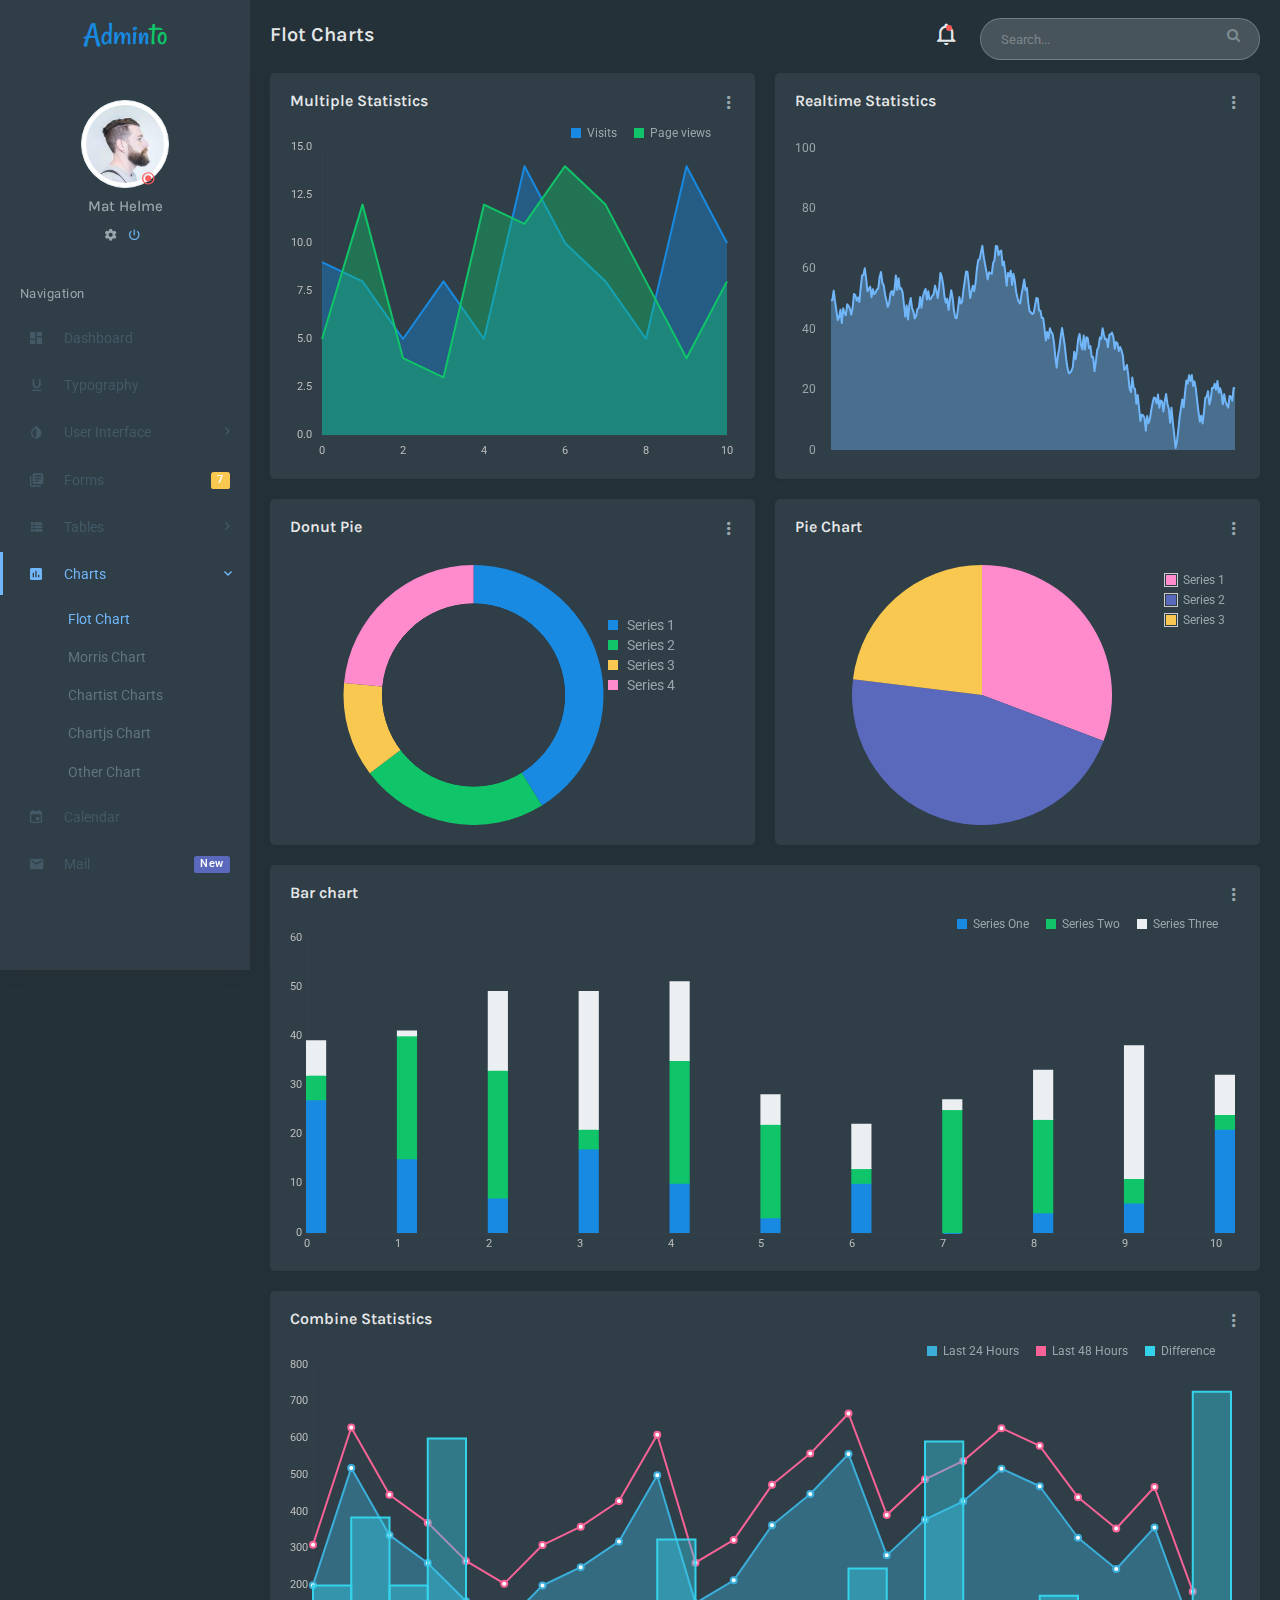
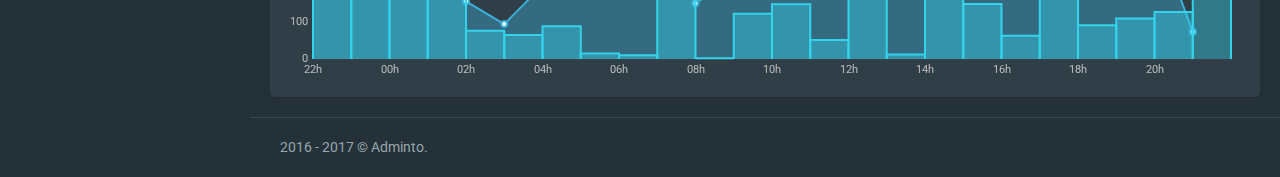
<file: chart-flot.html>
<!DOCTYPE html>
<html>
    <head>
        <meta charset="utf-8">
        <meta name="viewport" content="width=device-width, initial-scale=1.0">
        <meta name="description" content="A fully featured admin theme which can be used to build CRM, CMS, etc.">
        <meta name="author" content="Coderthemes">

        <!-- App Favicon -->
        <link rel="shortcut icon" href="assets/images/favicon.ico">

        <!-- App title -->
        <title>Adminto - Responsive Admin Dashboard Template</title>

        <!-- App CSS -->
        <link href="assets/css/bootstrap.min.css" rel="stylesheet" type="text/css" />
        <link href="assets/css/core.css" rel="stylesheet" type="text/css" />
        <link href="assets/css/components.css" rel="stylesheet" type="text/css" />
        <link href="assets/css/icons.css" rel="stylesheet" type="text/css" />
        <link href="assets/css/pages.css" rel="stylesheet" type="text/css" />
        <link href="assets/css/menu.css" rel="stylesheet" type="text/css" />
        <link href="assets/css/responsive.css" rel="stylesheet" type="text/css" />

        <!-- HTML5 Shiv and Respond.js IE8 support of HTML5 elements and media queries -->
        <!-- WARNING: Respond.js doesn't work if you view the page via file:// -->
        <!--[if lt IE 9]>
        <script src="https://oss.maxcdn.com/libs/html5shiv/3.7.0/html5shiv.js"></script>
        <script src="https://oss.maxcdn.com/libs/respond.js/1.3.0/respond.min.js"></script>
        <![endif]-->

        <script src="assets/js/modernizr.min.js"></script>

    </head>


    <body class="fixed-left">

        <!-- Begin page -->
        <div id="wrapper">

            <!-- Top Bar Start -->
            <div class="topbar">

                <!-- LOGO -->
                <div class="topbar-left">
                    <a href="index.html" class="logo"><span>Admin<span>to</span></span><i class="zmdi zmdi-layers"></i></a>
                </div>

                <!-- Button mobile view to collapse sidebar menu -->
                <div class="navbar navbar-default" role="navigation">
                    <div class="container">

                        <!-- Page title -->
                        <ul class="nav navbar-nav navbar-left">
                            <li>
                                <button class="button-menu-mobile open-left">
                                    <i class="zmdi zmdi-menu"></i>
                                </button>
                            </li>
                            <li>
                                <h4 class="page-title">Flot Charts</h4>
                            </li>
                        </ul>

                        <!-- Right(Notification and Searchbox -->
                        <ul class="nav navbar-nav navbar-right">
                            <li>
                                <!-- Notification -->
                                <div class="notification-box">
                                    <ul class="list-inline m-b-0">
                                        <li>
                                            <a href="javascript:void(0);" class="right-bar-toggle">
                                                <i class="zmdi zmdi-notifications-none"></i>
                                            </a>
                                            <div class="noti-dot">
                                                <span class="dot"></span>
                                                <span class="pulse"></span>
                                            </div>
                                        </li>
                                    </ul>
                                </div>
                                <!-- End Notification bar -->
                            </li>
                            <li class="hidden-xs">
                                <form role="search" class="app-search">
                                    <input type="text" placeholder="Search..."
                                           class="form-control">
                                    <a href=""><i class="fa fa-search"></i></a>
                                </form>
                            </li>
                        </ul>

                    </div><!-- end container -->
                </div><!-- end navbar -->
            </div>
            <!-- Top Bar End -->


            <!-- ========== Left Sidebar Start ========== -->
            <div class="left side-menu">
                <div class="sidebar-inner slimscrollleft">

                    <!-- User -->
                    <div class="user-box">
                        <div class="user-img">
                            <img src="assets/images/users/avatar-1.jpg" alt="user-img" title="Mat Helme" class="img-circle img-thumbnail img-responsive">
                            <div class="user-status offline"><i class="zmdi zmdi-dot-circle"></i></div>
                        </div>
                        <h5><a href="#">Mat Helme</a> </h5>
                        <ul class="list-inline">
                            <li>
                                <a href="#" >
                                    <i class="zmdi zmdi-settings"></i>
                                </a>
                            </li>

                            <li>
                                <a href="#" class="text-custom">
                                    <i class="zmdi zmdi-power"></i>
                                </a>
                            </li>
                        </ul>
                    </div>
                    <!-- End User -->

                    <!--- Sidemenu -->
                    <div id="sidebar-menu">
                        <ul>
                            <li class="text-muted menu-title">Navigation</li>

                            <li>
                                <a href="index.html" class="waves-effect"><i class="zmdi zmdi-view-dashboard"></i> <span> Dashboard </span> </a>
                            </li>

                            <li>
                                <a href="typography.html" class="waves-effect"><i class="zmdi zmdi-format-underlined"></i> <span> Typography </span> </a>
                            </li>

                            <li class="has_sub">
                                <a href="javascript:void(0);" class="waves-effect"><i class="zmdi zmdi-invert-colors"></i> <span> User Interface </span> <span class="menu-arrow"></span></a>
                                <ul class="list-unstyled">
                                    <li><a href="ui-buttons.html">Buttons</a></li>
                                    <li><a href="ui-cards.html">Cards</a></li>
                                    <li><a href="ui-draggable-cards.html">Draggable Cards</a></li>
                                    <li><a href="ui-checkbox-radio.html">Checkboxs-Radios</a></li>
                                    <li><a href="ui-material-icons.html">Material Design Icons</a></li>
                                    <li><a href="ui-font-awesome-icons.html">Font Awesome</a></li>
                                    <li><a href="ui-dripicons.html">Dripicons</a></li>
                                    <li><a href="ui-themify-icons.html">Themify Icons</a></li>
                                    <li><a href="ui-modals.html">Modals</a></li>
                                    <li><a href="ui-notification.html">Notification</a></li>
                                    <li><a href="ui-range-slider.html">Range Slider</a></li>
                                    <li><a href="ui-components.html">Components</a>
                                    <li><a href="ui-sweetalert.html">Sweet Alert</a>
                                    <li><a href="ui-treeview.html">Tree view</a>
                                    <li><a href="ui-widgets.html">Widgets</a></li>
                                </ul>
                            </li>

                            <li class="has_sub">
                                <a href="javascript:void(0);" class="waves-effect"><i class="zmdi zmdi-collection-text"></i><span class="label label-warning pull-right">7</span><span> Forms </span> </a>
                                <ul class="list-unstyled">
                                    <li><a href="form-elements.html">General Elements</a></li>
                                    <li><a href="form-advanced.html">Advanced Form</a></li>
                                    <li><a href="form-validation.html">Form Validation</a></li>
                                    <li><a href="form-wizard.html">Form Wizard</a></li>
                                    <li><a href="form-fileupload.html">Form Uploads</a></li>
                                    <li><a href="form-wysiwig.html">Wysiwig Editors</a></li>
                                    <li><a href="form-xeditable.html">X-editable</a></li>
                                </ul>
                            </li>

                            <li class="has_sub">
                                <a href="javascript:void(0);" class="waves-effect"><i class="zmdi zmdi-view-list"></i> <span> Tables </span> <span class="menu-arrow"></span></a>
                                <ul class="list-unstyled">
                                    <li><a href="tables-basic.html">Basic Tables</a></li>
                                    <li><a href="tables-datatable.html">Data Table</a></li>
                                    <li><a href="tables-responsive.html">Responsive Table</a></li>
                                    <li><a href="tables-editable.html">Editable Table</a></li>
                                    <li><a href="tables-tablesaw.html">Tablesaw Table</a></li>
                                </ul>
                            </li>

                            <li class="has_sub">
                                <a href="javascript:void(0);" class="waves-effect"><i class="zmdi zmdi-chart"></i><span> Charts </span> <span class="menu-arrow"></span></a>
                                <ul class="list-unstyled">
                                    <li><a href="chart-flot.html">Flot Chart</a></li>
                                    <li><a href="chart-morris.html">Morris Chart</a></li>
                                    <li><a href="chart-chartist.html">Chartist Charts</a></li>
                                    <li><a href="chart-chartjs.html">Chartjs Chart</a></li>
                                    <li><a href="chart-other.html">Other Chart</a></li>
                                </ul>
                            </li>

                            <li>
                                <a href="calendar.html" class="waves-effect"><i class="zmdi zmdi-calendar"></i><span> Calendar </span></a>
                            </li>

                            <li>
                                <a href="inbox.html" class="waves-effect"><i class="zmdi zmdi-email"></i><span class="label label-purple pull-right">New</span><span> Mail </span></a>
                            </li>

                            <li class="has_sub">
                                <a href="javascript:void(0);" class="waves-effect"><i class="zmdi zmdi-collection-item"></i><span> Pages </span> <span class="menu-arrow"></span></a>
                                <ul class="list-unstyled">
                                    <li><a href="page-starter.html">Starter Page</a></li>
                                    <li><a href="page-login.html">Login</a></li>
                                    <li><a href="page-register.html">Register</a></li>
                                    <li><a href="page-recoverpw.html">Recover Password</a></li>
                                    <li><a href="page-lock-screen.html">Lock Screen</a></li>
                                    <li><a href="page-confirm-mail.html">Confirm Mail</a></li>
                                    <li><a href="page-404.html">Error 404</a></li>
                                    <li><a href="page-500.html">Error 500</a></li>
                                </ul>
                            </li>

                            <li class="has_sub">
                                <a href="javascript:void(0);" class="waves-effect"><i class="zmdi zmdi-layers"></i><span>Extra Pages </span> <span class="menu-arrow"></span></a>
                                <ul class="list-unstyled">
                                    <li><a href="extras-projects.html">Projects</a></li>
                                    <li><a href="extras-tour.html">Tour</a></li>
                                    <li><a href="extras-taskboard.html">Taskboard</a></li>
                                    <li><a href="extras-taskdetail.html">Task Detail</a></li>
                                    <li><a href="extras-profile.html">Profile</a></li>
                                    <li><a href="extras-maps.html">Maps</a></li>
                                    <li><a href="extras-contact.html">Contact list</a></li>
                                    <li><a href="extras-pricing.html">Pricing</a></li>
                                    <li><a href="extras-timeline.html">Timeline</a></li>
                                    <li><a href="extras-invoice.html">Invoice</a></li>
                                    <li><a href="extras-faq.html">FAQ</a></li>
                                    <li><a href="extras-gallery.html">Gallery</a></li>
                                    <li><a href="extras-email-template.html">Email template</a></li>
                                    <li><a href="extras-maintenance.html">Maintenance</a></li>
                                    <li><a href="extras-comingsoon.html">Coming soon</a></li>
                                </ul>
                            </li>

                        </ul>
                        <div class="clearfix"></div>
                    </div>
                    <!-- Sidebar -->
                    <div class="clearfix"></div>

                </div>

            </div>
            <!-- Left Sidebar End -->



            <!-- ============================================================== -->
            <!-- Start right Content here -->
            <!-- ============================================================== -->
            <div class="content-page">
                <!-- Start content -->
                <div class="content">
                    <div class="container">

                        <div class="row">
                            <div class="col-lg-6">
                                <div class="card-box">
                                    <div class="dropdown pull-right">
                                        <a href="#" class="dropdown-toggle card-drop" data-toggle="dropdown" aria-expanded="false">
                                            <i class="zmdi zmdi-more-vert"></i>
                                        </a>
                                        <ul class="dropdown-menu" role="menu">
                                            <li><a href="#">Action</a></li>
                                            <li><a href="#">Another action</a></li>
                                            <li><a href="#">Something else here</a></li>
                                            <li class="divider"></li>
                                            <li><a href="#">Separated link</a></li>
                                        </ul>
                                    </div>

                        			<h4 class="header-title m-t-0 m-b-30">Multiple Statistics</h4>

                                    <div id="website-stats" style="height: 320px;" class="flot-chart"></div>

                        		</div>
                            </div><!-- end col-->

                            <div class="col-lg-6">
                                <div class="card-box">
                                    <div class="dropdown pull-right">
                                        <a href="#" class="dropdown-toggle card-drop" data-toggle="dropdown" aria-expanded="false">
                                            <i class="zmdi zmdi-more-vert"></i>
                                        </a>
                                        <ul class="dropdown-menu" role="menu">
                                            <li><a href="#">Action</a></li>
                                            <li><a href="#">Another action</a></li>
                                            <li><a href="#">Something else here</a></li>
                                            <li class="divider"></li>
                                            <li><a href="#">Separated link</a></li>
                                        </ul>
                                    </div>

                        			<h4 class="header-title m-t-0 m-b-30">Realtime Statistics</h4>

                                    <div id="flotRealTime" style="height: 320px;" class="flot-chart"></div>

                        		</div>
                            </div><!-- end col-->
                        </div>
                        <!-- end row -->

                        <div class="row">
                            <div class="col-lg-6">
                                <div class="card-box">
                                    <div class="dropdown pull-right">
                                        <a href="#" class="dropdown-toggle card-drop" data-toggle="dropdown"
                                           aria-expanded="false">
                                            <i class="zmdi zmdi-more-vert"></i>
                                        </a>
                                        <ul class="dropdown-menu" role="menu">
                                            <li><a href="#">Action</a></li>
                                            <li><a href="#">Another action</a></li>
                                            <li><a href="#">Something else here</a></li>
                                            <li class="divider"></li>
                                            <li><a href="#">Separated link</a></li>
                                        </ul>
                                    </div>

                                    <h4 class="header-title m-t-0 m-b-30">Donut Pie</h4>

                                    <div id="donut-chart">
                                        <div id="donut-chart-container" class="flot-chart" style="height: 260px;">
                                        </div>
                                    </div>
                                </div>
                            </div><!-- end col-->

                            <div class="col-lg-6">
                                <div class="card-box">
                                    <div class="dropdown pull-right">
                                        <a href="#" class="dropdown-toggle card-drop" data-toggle="dropdown"
                                           aria-expanded="false">
                                            <i class="zmdi zmdi-more-vert"></i>
                                        </a>
                                        <ul class="dropdown-menu" role="menu">
                                            <li><a href="#">Action</a></li>
                                            <li><a href="#">Another action</a></li>
                                            <li><a href="#">Something else here</a></li>
                                            <li class="divider"></li>
                                            <li><a href="#">Separated link</a></li>
                                        </ul>
                                    </div>

                                    <h4 class="header-title m-t-0 m-b-30">Pie Chart</h4>

                                    <div id="pie-chart">
                                        <div id="pie-chart-container" class="flot-chart" style="height: 260px;">
                                        </div>
                                    </div>

                                </div>
                            </div><!-- end col-->
                        </div>
                        <!-- end row -->

                        <div class="row">
                            <div class="col-lg-12">
                                <div class="card-box">
                                    <div class="dropdown pull-right">
                                        <a href="#" class="dropdown-toggle card-drop" data-toggle="dropdown"
                                           aria-expanded="false">
                                            <i class="zmdi zmdi-more-vert"></i>
                                        </a>
                                        <ul class="dropdown-menu" role="menu">
                                            <li><a href="#">Action</a></li>
                                            <li><a href="#">Another action</a></li>
                                            <li><a href="#">Something else here</a></li>
                                            <li class="divider"></li>
                                            <li><a href="#">Separated link</a></li>
                                        </ul>
                                    </div>

                                    <h4 class="header-title m-t-0 m-b-30">Bar chart</h4>

                                    <div id="ordered-bars-chart" style="height: 320px;"></div>
                                </div>
                            </div><!-- end col-->

                        </div>
                        <!-- end row -->

                        <div class="row">
                            <div class="col-lg-12">
                                <div class="card-box">
                                    <div class="dropdown pull-right">
                                        <a href="#" class="dropdown-toggle card-drop" data-toggle="dropdown"
                                           aria-expanded="false">
                                            <i class="zmdi zmdi-more-vert"></i>
                                        </a>
                                        <ul class="dropdown-menu" role="menu">
                                            <li><a href="#">Action</a></li>
                                            <li><a href="#">Another action</a></li>
                                            <li><a href="#">Something else here</a></li>
                                            <li class="divider"></li>
                                            <li><a href="#">Separated link</a></li>
                                        </ul>
                                    </div>

                                    <h4 class="header-title m-t-0 m-b-30">Combine Statistics</h4>

                                    <div id="combine-chart">
                                        <div id="combine-chart-container" class="flot-chart" style="height: 320px;">
                                        </div>
                                    </div>

                                </div>
                            </div><!-- end col-->

                        </div>
                        <!-- end row -->


                    </div> <!-- container -->

                </div> <!-- content -->

                <footer class="footer">
                    2016 - 2017 © Adminto.
                </footer>

            </div>


            <!-- ============================================================== -->
            <!-- End Right content here -->
            <!-- ============================================================== -->


            <!-- Right Sidebar -->
            <div class="side-bar right-bar">
                <a href="javascript:void(0);" class="right-bar-toggle">
                    <i class="zmdi zmdi-close-circle-o"></i>
                </a>
                <h4 class="">Notifications</h4>
                <div class="notification-list nicescroll">
                    <ul class="list-group list-no-border user-list">
                        <li class="list-group-item">
                            <a href="#" class="user-list-item">
                                <div class="avatar">
                                    <img src="assets/images/users/avatar-2.jpg" alt="">
                                </div>
                                <div class="user-desc">
                                    <span class="name">Michael Zenaty</span>
                                    <span class="desc">There are new settings available</span>
                                    <span class="time">2 hours ago</span>
                                </div>
                            </a>
                        </li>
                        <li class="list-group-item">
                            <a href="#" class="user-list-item">
                                <div class="icon bg-info">
                                    <i class="zmdi zmdi-account"></i>
                                </div>
                                <div class="user-desc">
                                    <span class="name">New Signup</span>
                                    <span class="desc">There are new settings available</span>
                                    <span class="time">5 hours ago</span>
                                </div>
                            </a>
                        </li>
                        <li class="list-group-item">
                            <a href="#" class="user-list-item">
                                <div class="icon bg-pink">
                                    <i class="zmdi zmdi-comment"></i>
                                </div>
                                <div class="user-desc">
                                    <span class="name">New Message received</span>
                                    <span class="desc">There are new settings available</span>
                                    <span class="time">1 day ago</span>
                                </div>
                            </a>
                        </li>
                        <li class="list-group-item active">
                            <a href="#" class="user-list-item">
                                <div class="avatar">
                                    <img src="assets/images/users/avatar-3.jpg" alt="">
                                </div>
                                <div class="user-desc">
                                    <span class="name">James Anderson</span>
                                    <span class="desc">There are new settings available</span>
                                    <span class="time">2 days ago</span>
                                </div>
                            </a>
                        </li>
                        <li class="list-group-item active">
                            <a href="#" class="user-list-item">
                                <div class="icon bg-warning">
                                    <i class="zmdi zmdi-settings"></i>
                                </div>
                                <div class="user-desc">
                                    <span class="name">Settings</span>
                                    <span class="desc">There are new settings available</span>
                                    <span class="time">1 day ago</span>
                                </div>
                            </a>
                        </li>

                    </ul>
                </div>
            </div>
            <!-- /Right-bar -->

        </div>
        <!-- END wrapper -->



        <script>
            var resizefunc = [];
        </script>

        <!-- jQuery  -->
        <script src="assets/js/jquery.min.js"></script>
        <script src="assets/js/bootstrap.min.js"></script>
        <script src="assets/js/detect.js"></script>
        <script src="assets/js/fastclick.js"></script>
        <script src="assets/js/jquery.slimscroll.js"></script>
        <script src="assets/js/jquery.blockUI.js"></script>
        <script src="assets/js/waves.js"></script>
        <script src="assets/js/jquery.nicescroll.js"></script>
        <script src="assets/js/jquery.scrollTo.min.js"></script>

        <!-- Flot chart js -->
        <script src="assets/plugins/flot-chart/jquery.flot.js"></script>
        <script src="assets/plugins/flot-chart/jquery.flot.time.js"></script>
        <script src="assets/plugins/flot-chart/jquery.flot.tooltip.min.js"></script>
        <script src="assets/plugins/flot-chart/jquery.flot.resize.js"></script>
        <script src="assets/plugins/flot-chart/jquery.flot.pie.js"></script>
        <script src="assets/plugins/flot-chart/jquery.flot.selection.js"></script>
        <script src="assets/plugins/flot-chart/jquery.flot.stack.js"></script>
        <script src="assets/plugins/flot-chart/jquery.flot.crosshair.js"></script>

        <!-- flot init -->
        <script src="assets/pages/jquery.flot.init.js"></script>

        <!-- App js -->
        <script src="assets/js/jquery.core.js"></script>
        <script src="assets/js/jquery.app.js"></script>

    </body>
</html>
</file>
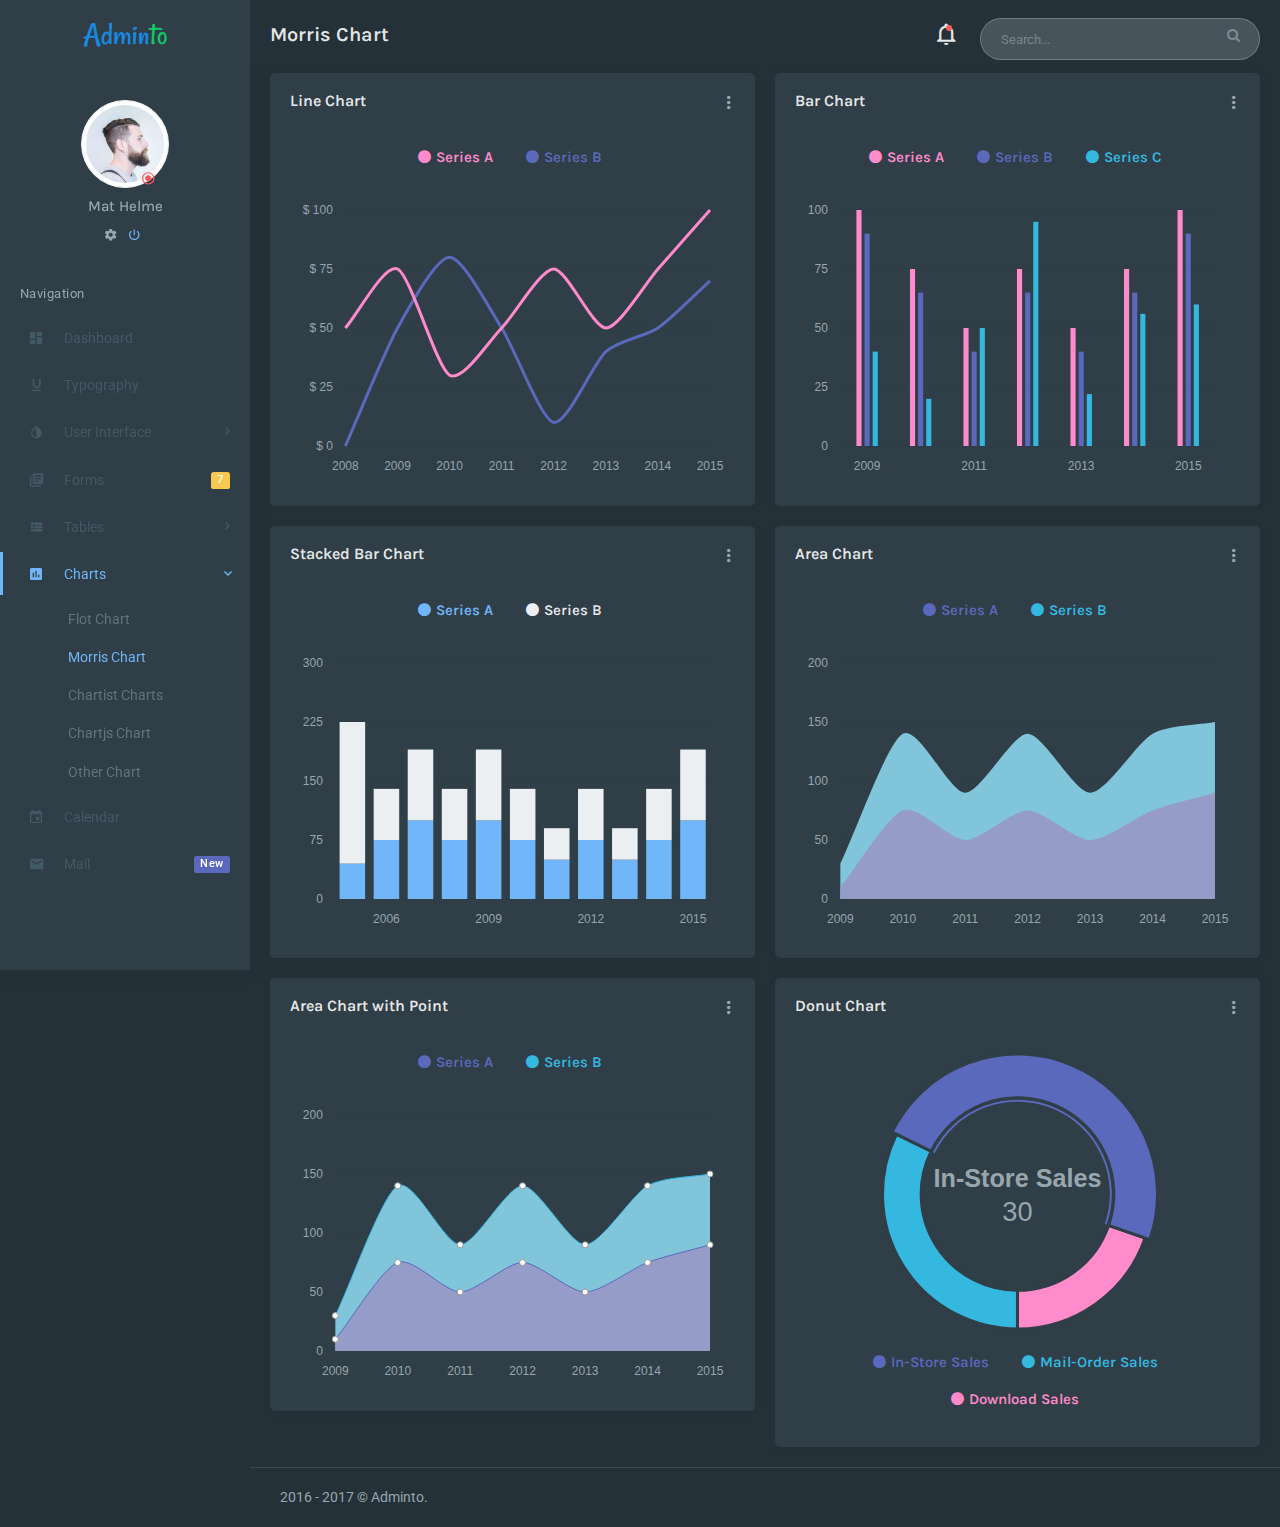
<file: chart-morris.html>
<!DOCTYPE html>
<html>
    <head>
        <meta charset="utf-8">
        <meta name="viewport" content="width=device-width, initial-scale=1.0">
        <meta name="description" content="A fully featured admin theme which can be used to build CRM, CMS, etc.">
        <meta name="author" content="Coderthemes">

        <!-- App Favicon -->
        <link rel="shortcut icon" href="assets/images/favicon.ico">

        <!-- App title -->
        <title>Adminto - Responsive Admin Dashboard Template</title>

        <!--Morris Chart CSS -->
		<link rel="stylesheet" href="assets/plugins/morris/morris.css">

        <!-- App CSS -->
        <link href="assets/css/bootstrap.min.css" rel="stylesheet" type="text/css" />
        <link href="assets/css/core.css" rel="stylesheet" type="text/css" />
        <link href="assets/css/components.css" rel="stylesheet" type="text/css" />
        <link href="assets/css/icons.css" rel="stylesheet" type="text/css" />
        <link href="assets/css/pages.css" rel="stylesheet" type="text/css" />
        <link href="assets/css/menu.css" rel="stylesheet" type="text/css" />
        <link href="assets/css/responsive.css" rel="stylesheet" type="text/css" />

        <!-- HTML5 Shiv and Respond.js IE8 support of HTML5 elements and media queries -->
        <!-- WARNING: Respond.js doesn't work if you view the page via file:// -->
        <!--[if lt IE 9]>
        <script src="https://oss.maxcdn.com/libs/html5shiv/3.7.0/html5shiv.js"></script>
        <script src="https://oss.maxcdn.com/libs/respond.js/1.3.0/respond.min.js"></script>
        <![endif]-->

        <script src="assets/js/modernizr.min.js"></script>

    </head>


    <body class="fixed-left">

        <!-- Begin page -->
        <div id="wrapper">

            <!-- Top Bar Start -->
            <div class="topbar">

                <!-- LOGO -->
                <div class="topbar-left">
                    <a href="index.html" class="logo"><span>Admin<span>to</span></span><i class="zmdi zmdi-layers"></i></a>
                </div>

                <!-- Button mobile view to collapse sidebar menu -->
                <div class="navbar navbar-default" role="navigation">
                    <div class="container">

                        <!-- Page title -->
                        <ul class="nav navbar-nav navbar-left">
                            <li>
                                <button class="button-menu-mobile open-left">
                                    <i class="zmdi zmdi-menu"></i>
                                </button>
                            </li>
                            <li>
                                <h4 class="page-title">Morris Chart</h4>
                            </li>
                        </ul>

                        <!-- Right(Notification and Searchbox -->
                        <ul class="nav navbar-nav navbar-right">
                            <li>
                                <!-- Notification -->
                                <div class="notification-box">
                                    <ul class="list-inline m-b-0">
                                        <li>
                                            <a href="javascript:void(0);" class="right-bar-toggle">
                                                <i class="zmdi zmdi-notifications-none"></i>
                                            </a>
                                            <div class="noti-dot">
                                                <span class="dot"></span>
                                                <span class="pulse"></span>
                                            </div>
                                        </li>
                                    </ul>
                                </div>
                                <!-- End Notification bar -->
                            </li>
                            <li class="hidden-xs">
                                <form role="search" class="app-search">
                                    <input type="text" placeholder="Search..."
                                           class="form-control">
                                    <a href=""><i class="fa fa-search"></i></a>
                                </form>
                            </li>
                        </ul>

                    </div><!-- end container -->
                </div><!-- end navbar -->
            </div>
            <!-- Top Bar End -->


            <!-- ========== Left Sidebar Start ========== -->
            <div class="left side-menu">
                <div class="sidebar-inner slimscrollleft">

                    <!-- User -->
                    <div class="user-box">
                        <div class="user-img">
                            <img src="assets/images/users/avatar-1.jpg" alt="user-img" title="Mat Helme" class="img-circle img-thumbnail img-responsive">
                            <div class="user-status offline"><i class="zmdi zmdi-dot-circle"></i></div>
                        </div>
                        <h5><a href="#">Mat Helme</a> </h5>
                        <ul class="list-inline">
                            <li>
                                <a href="#" >
                                    <i class="zmdi zmdi-settings"></i>
                                </a>
                            </li>

                            <li>
                                <a href="#" class="text-custom">
                                    <i class="zmdi zmdi-power"></i>
                                </a>
                            </li>
                        </ul>
                    </div>
                    <!-- End User -->

                    <!--- Sidemenu -->
                    <div id="sidebar-menu">
                        <ul>
                            <li class="text-muted menu-title">Navigation</li>

                            <li>
                                <a href="index.html" class="waves-effect"><i class="zmdi zmdi-view-dashboard"></i> <span> Dashboard </span> </a>
                            </li>

                            <li>
                                <a href="typography.html" class="waves-effect"><i class="zmdi zmdi-format-underlined"></i> <span> Typography </span> </a>
                            </li>

                            <li class="has_sub">
                                <a href="javascript:void(0);" class="waves-effect"><i class="zmdi zmdi-invert-colors"></i> <span> User Interface </span> <span class="menu-arrow"></span></a>
                                <ul class="list-unstyled">
                                    <li><a href="ui-buttons.html">Buttons</a></li>
                                    <li><a href="ui-cards.html">Cards</a></li>
                                    <li><a href="ui-draggable-cards.html">Draggable Cards</a></li>
                                    <li><a href="ui-checkbox-radio.html">Checkboxs-Radios</a></li>
                                    <li><a href="ui-material-icons.html">Material Design Icons</a></li>
                                    <li><a href="ui-font-awesome-icons.html">Font Awesome</a></li>
                                    <li><a href="ui-dripicons.html">Dripicons</a></li>
                                    <li><a href="ui-themify-icons.html">Themify Icons</a></li>
                                    <li><a href="ui-modals.html">Modals</a></li>
                                    <li><a href="ui-notification.html">Notification</a></li>
                                    <li><a href="ui-range-slider.html">Range Slider</a></li>
                                    <li><a href="ui-components.html">Components</a>
                                    <li><a href="ui-sweetalert.html">Sweet Alert</a>
                                    <li><a href="ui-treeview.html">Tree view</a>
                                    <li><a href="ui-widgets.html">Widgets</a></li>
                                </ul>
                            </li>

                            <li class="has_sub">
                                <a href="javascript:void(0);" class="waves-effect"><i class="zmdi zmdi-collection-text"></i><span class="label label-warning pull-right">7</span><span> Forms </span> </a>
                                <ul class="list-unstyled">
                                    <li><a href="form-elements.html">General Elements</a></li>
                                    <li><a href="form-advanced.html">Advanced Form</a></li>
                                    <li><a href="form-validation.html">Form Validation</a></li>
                                    <li><a href="form-wizard.html">Form Wizard</a></li>
                                    <li><a href="form-fileupload.html">Form Uploads</a></li>
                                    <li><a href="form-wysiwig.html">Wysiwig Editors</a></li>
                                    <li><a href="form-xeditable.html">X-editable</a></li>
                                </ul>
                            </li>

                            <li class="has_sub">
                                <a href="javascript:void(0);" class="waves-effect"><i class="zmdi zmdi-view-list"></i> <span> Tables </span> <span class="menu-arrow"></span></a>
                                <ul class="list-unstyled">
                                    <li><a href="tables-basic.html">Basic Tables</a></li>
                                    <li><a href="tables-datatable.html">Data Table</a></li>
                                    <li><a href="tables-responsive.html">Responsive Table</a></li>
                                    <li><a href="tables-editable.html">Editable Table</a></li>
                                    <li><a href="tables-tablesaw.html">Tablesaw Table</a></li>
                                </ul>
                            </li>

                            <li class="has_sub">
                                <a href="javascript:void(0);" class="waves-effect"><i class="zmdi zmdi-chart"></i><span> Charts </span> <span class="menu-arrow"></span></a>
                                <ul class="list-unstyled">
                                    <li><a href="chart-flot.html">Flot Chart</a></li>
                                    <li><a href="chart-morris.html">Morris Chart</a></li>
                                    <li><a href="chart-chartist.html">Chartist Charts</a></li>
                                    <li><a href="chart-chartjs.html">Chartjs Chart</a></li>
                                    <li><a href="chart-other.html">Other Chart</a></li>
                                </ul>
                            </li>

                            <li>
                                <a href="calendar.html" class="waves-effect"><i class="zmdi zmdi-calendar"></i><span> Calendar </span></a>
                            </li>

                            <li>
                                <a href="inbox.html" class="waves-effect"><i class="zmdi zmdi-email"></i><span class="label label-purple pull-right">New</span><span> Mail </span></a>
                            </li>

                            <li class="has_sub">
                                <a href="javascript:void(0);" class="waves-effect"><i class="zmdi zmdi-collection-item"></i><span> Pages </span> <span class="menu-arrow"></span></a>
                                <ul class="list-unstyled">
                                    <li><a href="page-starter.html">Starter Page</a></li>
                                    <li><a href="page-login.html">Login</a></li>
                                    <li><a href="page-register.html">Register</a></li>
                                    <li><a href="page-recoverpw.html">Recover Password</a></li>
                                    <li><a href="page-lock-screen.html">Lock Screen</a></li>
                                    <li><a href="page-confirm-mail.html">Confirm Mail</a></li>
                                    <li><a href="page-404.html">Error 404</a></li>
                                    <li><a href="page-500.html">Error 500</a></li>
                                </ul>
                            </li>

                            <li class="has_sub">
                                <a href="javascript:void(0);" class="waves-effect"><i class="zmdi zmdi-layers"></i><span>Extra Pages </span> <span class="menu-arrow"></span></a>
                                <ul class="list-unstyled">
                                    <li><a href="extras-projects.html">Projects</a></li>
                                    <li><a href="extras-tour.html">Tour</a></li>
                                    <li><a href="extras-taskboard.html">Taskboard</a></li>
                                    <li><a href="extras-taskdetail.html">Task Detail</a></li>
                                    <li><a href="extras-profile.html">Profile</a></li>
                                    <li><a href="extras-maps.html">Maps</a></li>
                                    <li><a href="extras-contact.html">Contact list</a></li>
                                    <li><a href="extras-pricing.html">Pricing</a></li>
                                    <li><a href="extras-timeline.html">Timeline</a></li>
                                    <li><a href="extras-invoice.html">Invoice</a></li>
                                    <li><a href="extras-faq.html">FAQ</a></li>
                                    <li><a href="extras-gallery.html">Gallery</a></li>
                                    <li><a href="extras-email-template.html">Email template</a></li>
                                    <li><a href="extras-maintenance.html">Maintenance</a></li>
                                    <li><a href="extras-comingsoon.html">Coming soon</a></li>
                                </ul>
                            </li>

                        </ul>
                        <div class="clearfix"></div>
                    </div>
                    <!-- Sidebar -->
                    <div class="clearfix"></div>

                </div>

            </div>
            <!-- Left Sidebar End -->



            <!-- ============================================================== -->
            <!-- Start right Content here -->
            <!-- ============================================================== -->
            <div class="content-page">
                <!-- Start content -->
                <div class="content">
                    <div class="container">

                        <div class="row">
                            <div class="col-lg-6">
                                <div class="card-box">
                                    <div class="dropdown pull-right">
                                        <a href="#" class="dropdown-toggle card-drop" data-toggle="dropdown"
                                           aria-expanded="false">
                                            <i class="zmdi zmdi-more-vert"></i>
                                        </a>
                                        <ul class="dropdown-menu" role="menu">
                                            <li><a href="#">Action</a></li>
                                            <li><a href="#">Another action</a></li>
                                            <li><a href="#">Something else here</a></li>
                                            <li class="divider"></li>
                                            <li><a href="#">Line Chart</a></li>
                                        </ul>
                                    </div>

                                    <h4 class="header-title m-t-0 m-b-30">Line Chart</h4>

                                    <div class="text-center">
                                        <ul class="list-inline chart-detail-list">
                                            <li>
                                                <h5 style="color: #ff8acc;"><i class="fa fa-circle m-r-5"></i>Series A</h5>
                                            </li>
                                            <li>
                                                <h5 style="color: #5b69bc;"><i class="fa fa-circle m-r-5"></i>Series B</h5>
                                            </li>
                                        </ul>
                                    </div>
                                    <div id="morris-line-example" style="height: 300px;"></div>

                                </div>
                            </div><!-- end col-->

                            <div class="col-lg-6">
                                <div class="card-box">
                                    <div class="dropdown pull-right">
                                        <a href="#" class="dropdown-toggle card-drop" data-toggle="dropdown"
                                           aria-expanded="false">
                                            <i class="zmdi zmdi-more-vert"></i>
                                        </a>
                                        <ul class="dropdown-menu" role="menu">
                                            <li><a href="#">Action</a></li>
                                            <li><a href="#">Another action</a></li>
                                            <li><a href="#">Something else here</a></li>
                                            <li class="divider"></li>
                                            <li><a href="#">Separated link</a></li>
                                        </ul>
                                    </div>

                                    <h4 class="header-title m-t-0 m-b-30">Bar Chart</h4>

                                    <div class="text-center">
                                        <ul class="list-inline chart-detail-list">
                                            <li>
                                                <h5 style="color: #ff8acc;"><i class="fa fa-circle m-r-5"></i>Series A</h5>
                                            </li>
                                            <li>
                                                <h5 style="color: #5b69bc;"><i class="fa fa-circle m-r-5"></i>Series B</h5>
                                            </li>
                                            <li>
                                                <h5 style="color: #35b8e0;"><i class="fa fa-circle m-r-5"></i>Series C</h5>
                                            </li>
                                        </ul>
                                    </div>
                                    <div id="morris-bar-example" style="height: 300px;"></div>
                                </div>
                            </div><!-- end col-->

                        </div>
                        <!-- end row -->


                        <div class="row">
                            <div class="col-lg-6">
                                <div class="card-box">
                                    <div class="dropdown pull-right">
                                        <a href="#" class="dropdown-toggle card-drop" data-toggle="dropdown"
                                           aria-expanded="false">
                                            <i class="zmdi zmdi-more-vert"></i>
                                        </a>
                                        <ul class="dropdown-menu" role="menu">
                                            <li><a href="#">Action</a></li>
                                            <li><a href="#">Another action</a></li>
                                            <li><a href="#">Something else here</a></li>
                                            <li class="divider"></li>
                                            <li><a href="#">Separated link</a></li>
                                        </ul>
                                    </div>

                                    <h4 class="header-title m-t-0 m-b-30">Stacked Bar Chart</h4>

                                    <div class="text-center">
                                        <ul class="list-inline chart-detail-list">
                                            <li>
                                                <h5 style="color: #71b6f9;"><i class="fa fa-circle m-r-5"></i>Series A</h5>
                                            </li>
                                            <li>
                                                <h5><i class="fa fa-circle m-r-5" style="color: #ebeff2;"></i>Series B</h5>
                                            </li>
                                        </ul>
                                    </div>
                                    <div id="morris-bar-stacked" style="height: 300px;"></div>

                                </div>
                            </div><!-- end col-->


                            <div class="col-lg-6">
                                <div class="card-box">
                                    <div class="dropdown pull-right">
                                        <a href="#" class="dropdown-toggle card-drop" data-toggle="dropdown"
                                           aria-expanded="false">
                                            <i class="zmdi zmdi-more-vert"></i>
                                        </a>
                                        <ul class="dropdown-menu" role="menu">
                                            <li><a href="#">Action</a></li>
                                            <li><a href="#">Another action</a></li>
                                            <li><a href="#">Something else here</a></li>
                                            <li class="divider"></li>
                                            <li><a href="#">Separated link</a></li>
                                        </ul>
                                    </div>

                                    <h4 class="header-title m-t-0 m-b-30">Area Chart</h4>

                                    <div class="text-center">
                                        <ul class="list-inline chart-detail-list">
                                            <li>
                                                <h5 style="color: #5b69bc;"><i class="fa fa-circle m-r-5"></i>Series A</h5>
                                            </li>
                                            <li>
                                                <h5 style="color: #35b8e0;"><i class="fa fa-circle m-r-5"></i>Series B</h5>
                                            </li>
                                        </ul>
                                    </div>
                                    <div id="morris-area-example" style="height: 300px;"></div>

                                </div>
                            </div><!-- end col-->

                        </div>
                        <!-- end row -->

                        <div class="row">
                            <div class="col-lg-6">
                                <div class="card-box">
                                    <div class="dropdown pull-right">
                                        <a href="#" class="dropdown-toggle card-drop" data-toggle="dropdown"
                                           aria-expanded="false">
                                            <i class="zmdi zmdi-more-vert"></i>
                                        </a>
                                        <ul class="dropdown-menu" role="menu">
                                            <li><a href="#">Action</a></li>
                                            <li><a href="#">Another action</a></li>
                                            <li><a href="#">Something else here</a></li>
                                            <li class="divider"></li>
                                            <li><a href="#">Separated link</a></li>
                                        </ul>
                                    </div>

                                    <h4 class="header-title m-t-0 m-b-30">Area Chart with Point</h4>

                                    <div class="text-center">
                                        <ul class="list-inline chart-detail-list">
                                            <li>
                                                <h5 style="color: #5b69bc;"><i class="fa fa-circle m-r-5"></i>Series A</h5>
                                            </li>
                                            <li>
                                                <h5 style="color: #35b8e0;"><i class="fa fa-circle m-r-5"></i>Series B</h5>
                                            </li>
                                        </ul>
                                    </div>
                                    <div id="morris-area-with-dotted" style="height: 300px;"></div>

                                </div>
                            </div><!-- end col-->

                            <div class="col-lg-6">
                                <div class="card-box">
                                    <div class="dropdown pull-right">
                                        <a href="#" class="dropdown-toggle card-drop" data-toggle="dropdown"
                                           aria-expanded="false">
                                            <i class="zmdi zmdi-more-vert"></i>
                                        </a>
                                        <ul class="dropdown-menu" role="menu">
                                            <li><a href="#">Action</a></li>
                                            <li><a href="#">Another action</a></li>
                                            <li><a href="#">Something else here</a></li>
                                            <li class="divider"></li>
                                            <li><a href="#">Separated link</a></li>
                                        </ul>
                                    </div>

                                    <h4 class="header-title m-t-0 m-b-30"> Donut Chart</h4>

                                    <div id="morris-donut-example" style="height: 300px;"></div>

                                    <div class="text-center">
                                        <ul class="list-inline chart-detail-list">
                                            <li>
                                                <h5 style="color: #5b69bc;"><i class="fa fa-circle m-r-5"></i>In-Store Sales</h5>
                                            </li>
                                            <li>
                                                <h5 style="color: #35b8e0;"><i class="fa fa-circle m-r-5"></i>Mail-Order Sales</h5>
                                            </li>
                                            <li>
                                                <h5 style="color: #ff8acc;"><i class="fa fa-circle m-r-5"></i>Download Sales</h5>
                                            </li>
                                        </ul>
                                    </div>

                                </div>
                            </div><!-- end col-->
                        </div>
                        <!-- end row -->


                    </div> <!-- container -->

                </div> <!-- content -->

                <footer class="footer">
                    2016 - 2017 © Adminto.
                </footer>

            </div>


            <!-- ============================================================== -->
            <!-- End Right content here -->
            <!-- ============================================================== -->


            <!-- Right Sidebar -->
            <div class="side-bar right-bar">
                <a href="javascript:void(0);" class="right-bar-toggle">
                    <i class="zmdi zmdi-close-circle-o"></i>
                </a>
                <h4 class="">Notifications</h4>
                <div class="notification-list nicescroll">
                    <ul class="list-group list-no-border user-list">
                        <li class="list-group-item">
                            <a href="#" class="user-list-item">
                                <div class="avatar">
                                    <img src="assets/images/users/avatar-2.jpg" alt="">
                                </div>
                                <div class="user-desc">
                                    <span class="name">Michael Zenaty</span>
                                    <span class="desc">There are new settings available</span>
                                    <span class="time">2 hours ago</span>
                                </div>
                            </a>
                        </li>
                        <li class="list-group-item">
                            <a href="#" class="user-list-item">
                                <div class="icon bg-info">
                                    <i class="zmdi zmdi-account"></i>
                                </div>
                                <div class="user-desc">
                                    <span class="name">New Signup</span>
                                    <span class="desc">There are new settings available</span>
                                    <span class="time">5 hours ago</span>
                                </div>
                            </a>
                        </li>
                        <li class="list-group-item">
                            <a href="#" class="user-list-item">
                                <div class="icon bg-pink">
                                    <i class="zmdi zmdi-comment"></i>
                                </div>
                                <div class="user-desc">
                                    <span class="name">New Message received</span>
                                    <span class="desc">There are new settings available</span>
                                    <span class="time">1 day ago</span>
                                </div>
                            </a>
                        </li>
                        <li class="list-group-item active">
                            <a href="#" class="user-list-item">
                                <div class="avatar">
                                    <img src="assets/images/users/avatar-3.jpg" alt="">
                                </div>
                                <div class="user-desc">
                                    <span class="name">James Anderson</span>
                                    <span class="desc">There are new settings available</span>
                                    <span class="time">2 days ago</span>
                                </div>
                            </a>
                        </li>
                        <li class="list-group-item active">
                            <a href="#" class="user-list-item">
                                <div class="icon bg-warning">
                                    <i class="zmdi zmdi-settings"></i>
                                </div>
                                <div class="user-desc">
                                    <span class="name">Settings</span>
                                    <span class="desc">There are new settings available</span>
                                    <span class="time">1 day ago</span>
                                </div>
                            </a>
                        </li>

                    </ul>
                </div>
            </div>
            <!-- /Right-bar -->

        </div>
        <!-- END wrapper -->



        <script>
            var resizefunc = [];
        </script>

        <!-- jQuery  -->
        <script src="assets/js/jquery.min.js"></script>
        <script src="assets/js/bootstrap.min.js"></script>
        <script src="assets/js/detect.js"></script>
        <script src="assets/js/fastclick.js"></script>
        <script src="assets/js/jquery.slimscroll.js"></script>
        <script src="assets/js/jquery.blockUI.js"></script>
        <script src="assets/js/waves.js"></script>
        <script src="assets/js/jquery.nicescroll.js"></script>
        <script src="assets/js/jquery.scrollTo.min.js"></script>

        <!--Morris Chart-->
		<script src="assets/plugins/morris/morris.min.js"></script>
		<script src="assets/plugins/raphael/raphael-min.js"></script>
		<script src="assets/pages/jquery.morris.init.js"></script>

        <!-- App js -->
        <script src="assets/js/jquery.core.js"></script>
        <script src="assets/js/jquery.app.js"></script>

    </body>
</html>
</file>
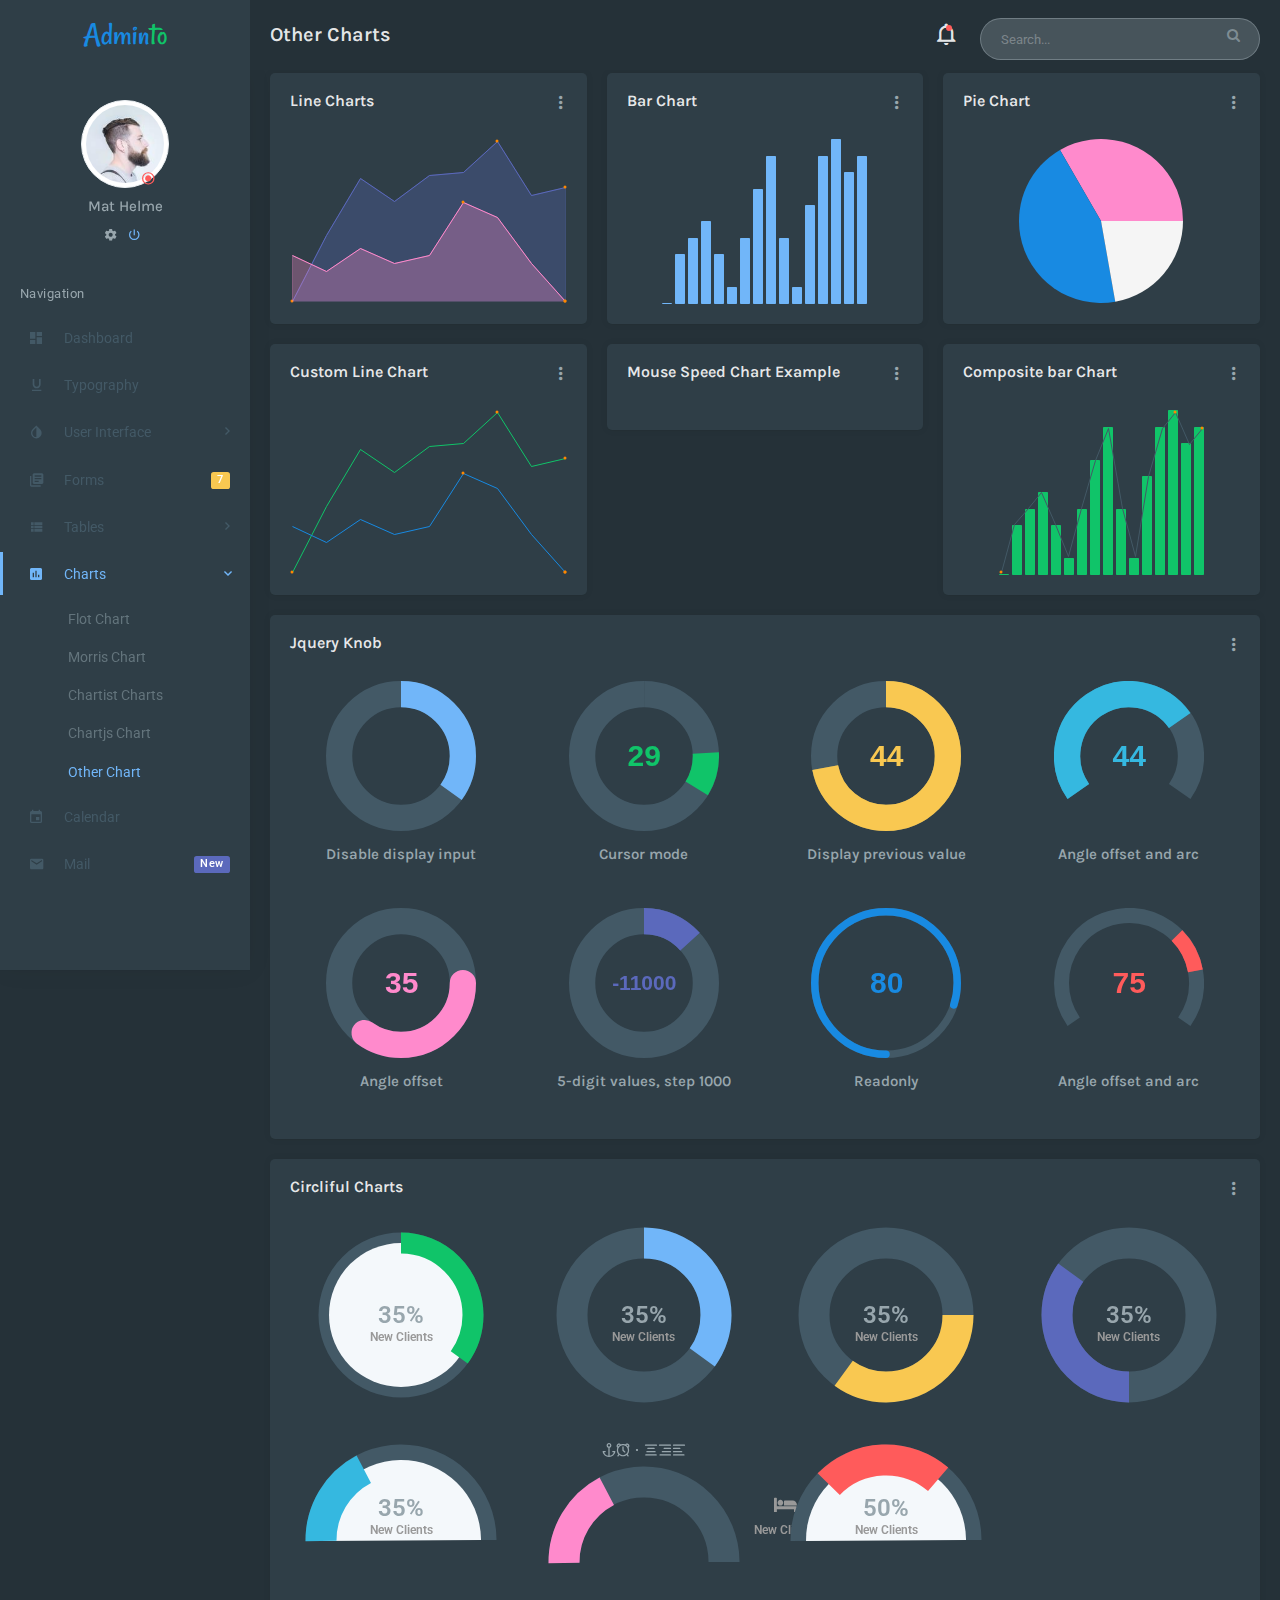
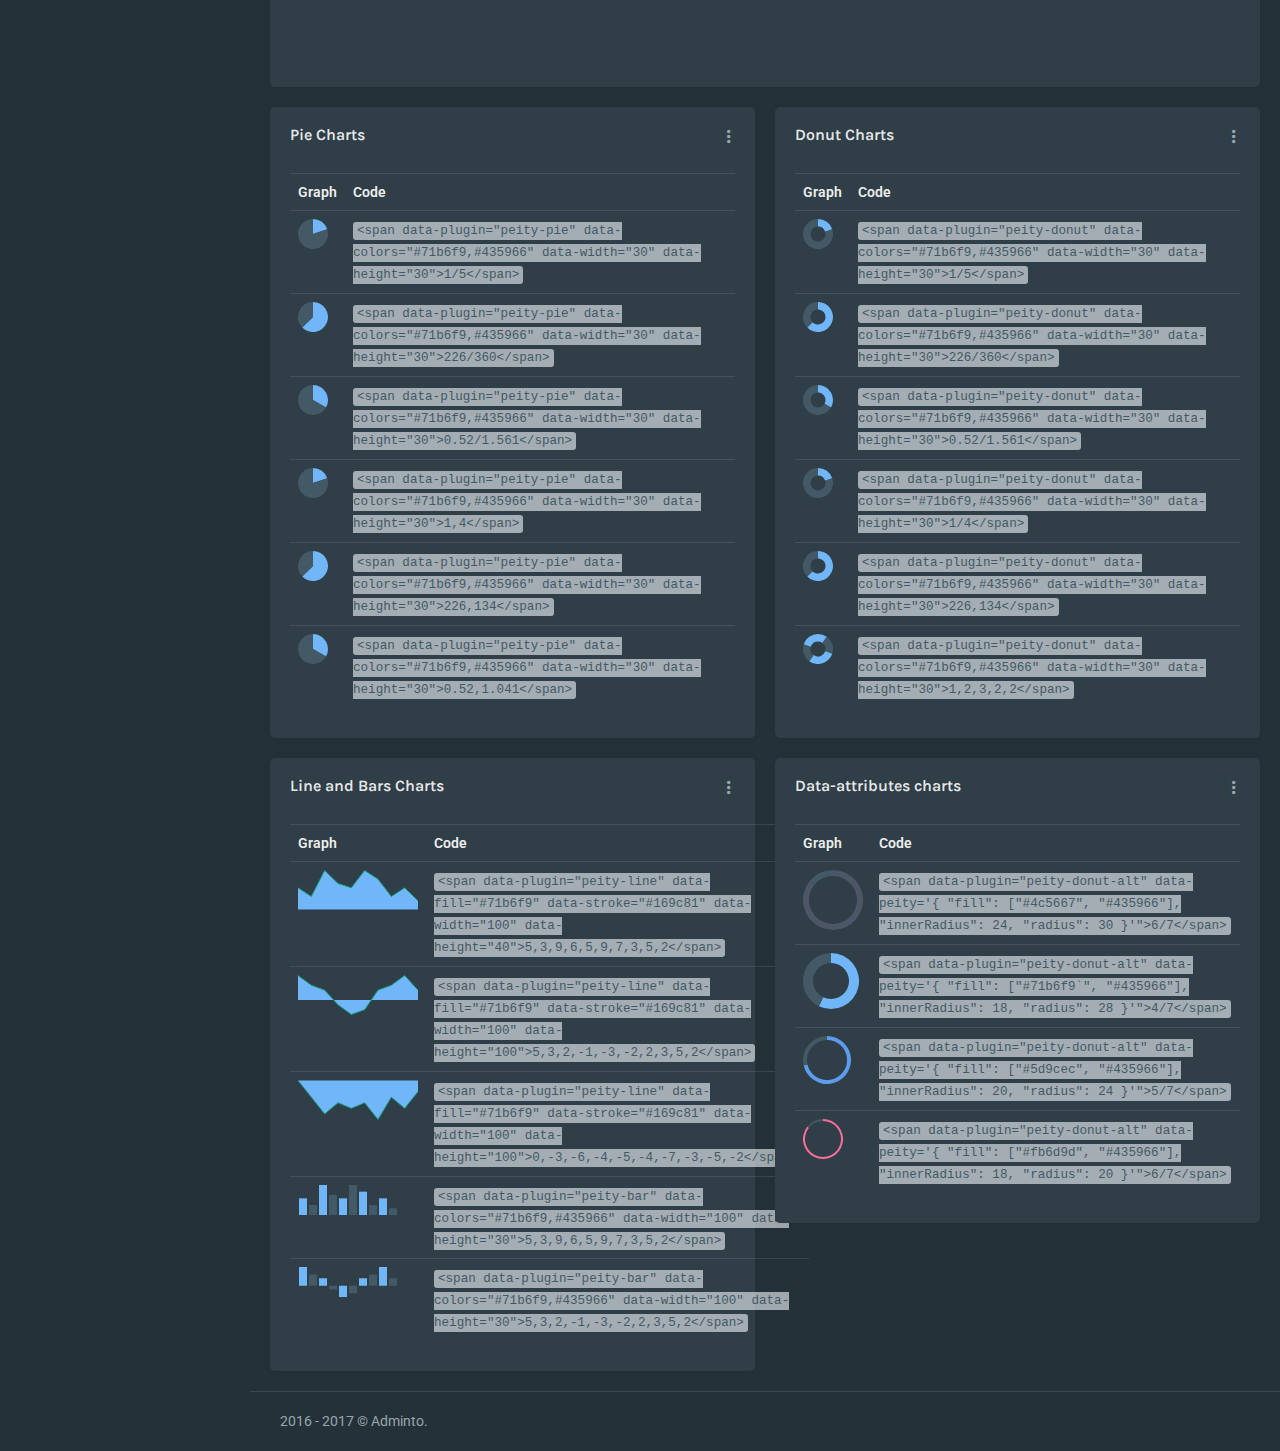
<file: chart-other.html>
<!DOCTYPE html>
<html>
    <head>
        <meta charset="utf-8">
        <meta name="viewport" content="width=device-width, initial-scale=1.0">
        <meta name="description" content="A fully featured admin theme which can be used to build CRM, CMS, etc.">
        <meta name="author" content="Coderthemes">

        <!-- App Favicon -->
        <link rel="shortcut icon" href="assets/images/favicon.ico">

        <!-- App title -->
        <title>Adminto - Responsive Admin Dashboard Template</title>

        <!-- Circlifull chart css -->
        <link href="assets/plugins/jquery-circliful/css/jquery.circliful.css" rel="stylesheet" type="text/css"/>

        <!-- App CSS -->
        <link href="assets/css/bootstrap.min.css" rel="stylesheet" type="text/css" />
        <link href="assets/css/core.css" rel="stylesheet" type="text/css" />
        <link href="assets/css/components.css" rel="stylesheet" type="text/css" />
        <link href="assets/css/icons.css" rel="stylesheet" type="text/css" />
        <link href="assets/css/pages.css" rel="stylesheet" type="text/css" />
        <link href="assets/css/menu.css" rel="stylesheet" type="text/css" />
        <link href="assets/css/responsive.css" rel="stylesheet" type="text/css" />

        <!-- HTML5 Shiv and Respond.js IE8 support of HTML5 elements and media queries -->
        <!-- WARNING: Respond.js doesn't work if you view the page via file:// -->
        <!--[if lt IE 9]>
        <script src="https://oss.maxcdn.com/libs/html5shiv/3.7.0/html5shiv.js"></script>
        <script src="https://oss.maxcdn.com/libs/respond.js/1.3.0/respond.min.js"></script>
        <![endif]-->

        <script src="assets/js/modernizr.min.js"></script>

    </head>


    <body class="fixed-left">

        <!-- Begin page -->
        <div id="wrapper">

            <!-- Top Bar Start -->
            <div class="topbar">

                <!-- LOGO -->
                <div class="topbar-left">
                    <a href="index.html" class="logo"><span>Admin<span>to</span></span><i class="zmdi zmdi-layers"></i></a>
                </div>

                <!-- Button mobile view to collapse sidebar menu -->
                <div class="navbar navbar-default" role="navigation">
                    <div class="container">

                        <!-- Page title -->
                        <ul class="nav navbar-nav navbar-left">
                            <li>
                                <button class="button-menu-mobile open-left">
                                    <i class="zmdi zmdi-menu"></i>
                                </button>
                            </li>
                            <li>
                                <h4 class="page-title">Other Charts</h4>
                            </li>
                        </ul>

                        <!-- Right(Notification and Searchbox -->
                        <ul class="nav navbar-nav navbar-right">
                            <li>
                                <!-- Notification -->
                                <div class="notification-box">
                                    <ul class="list-inline m-b-0">
                                        <li>
                                            <a href="javascript:void(0);" class="right-bar-toggle">
                                                <i class="zmdi zmdi-notifications-none"></i>
                                            </a>
                                            <div class="noti-dot">
                                                <span class="dot"></span>
                                                <span class="pulse"></span>
                                            </div>
                                        </li>
                                    </ul>
                                </div>
                                <!-- End Notification bar -->
                            </li>
                            <li class="hidden-xs">
                                <form role="search" class="app-search">
                                    <input type="text" placeholder="Search..."
                                           class="form-control">
                                    <a href=""><i class="fa fa-search"></i></a>
                                </form>
                            </li>
                        </ul>

                    </div><!-- end container -->
                </div><!-- end navbar -->
            </div>
            <!-- Top Bar End -->


            <!-- ========== Left Sidebar Start ========== -->
            <div class="left side-menu">
                <div class="sidebar-inner slimscrollleft">

                    <!-- User -->
                    <div class="user-box">
                        <div class="user-img">
                            <img src="assets/images/users/avatar-1.jpg" alt="user-img" title="Mat Helme" class="img-circle img-thumbnail img-responsive">
                            <div class="user-status offline"><i class="zmdi zmdi-dot-circle"></i></div>
                        </div>
                        <h5><a href="#">Mat Helme</a> </h5>
                        <ul class="list-inline">
                            <li>
                                <a href="#" >
                                    <i class="zmdi zmdi-settings"></i>
                                </a>
                            </li>

                            <li>
                                <a href="#" class="text-custom">
                                    <i class="zmdi zmdi-power"></i>
                                </a>
                            </li>
                        </ul>
                    </div>
                    <!-- End User -->

                    <!--- Sidemenu -->
                    <div id="sidebar-menu">
                        <ul>
                            <li class="text-muted menu-title">Navigation</li>

                            <li>
                                <a href="index.html" class="waves-effect"><i class="zmdi zmdi-view-dashboard"></i> <span> Dashboard </span> </a>
                            </li>

                            <li>
                                <a href="typography.html" class="waves-effect"><i class="zmdi zmdi-format-underlined"></i> <span> Typography </span> </a>
                            </li>

                            <li class="has_sub">
                                <a href="javascript:void(0);" class="waves-effect"><i class="zmdi zmdi-invert-colors"></i> <span> User Interface </span> <span class="menu-arrow"></span></a>
                                <ul class="list-unstyled">
                                    <li><a href="ui-buttons.html">Buttons</a></li>
                                    <li><a href="ui-cards.html">Cards</a></li>
                                    <li><a href="ui-draggable-cards.html">Draggable Cards</a></li>
                                    <li><a href="ui-checkbox-radio.html">Checkboxs-Radios</a></li>
                                    <li><a href="ui-material-icons.html">Material Design Icons</a></li>
                                    <li><a href="ui-font-awesome-icons.html">Font Awesome</a></li>
                                    <li><a href="ui-dripicons.html">Dripicons</a></li>
                                    <li><a href="ui-themify-icons.html">Themify Icons</a></li>
                                    <li><a href="ui-modals.html">Modals</a></li>
                                    <li><a href="ui-notification.html">Notification</a></li>
                                    <li><a href="ui-range-slider.html">Range Slider</a></li>
                                    <li><a href="ui-components.html">Components</a>
                                    <li><a href="ui-sweetalert.html">Sweet Alert</a>
                                    <li><a href="ui-treeview.html">Tree view</a>
                                    <li><a href="ui-widgets.html">Widgets</a></li>
                                </ul>
                            </li>

                            <li class="has_sub">
                                <a href="javascript:void(0);" class="waves-effect"><i class="zmdi zmdi-collection-text"></i><span class="label label-warning pull-right">7</span><span> Forms </span> </a>
                                <ul class="list-unstyled">
                                    <li><a href="form-elements.html">General Elements</a></li>
                                    <li><a href="form-advanced.html">Advanced Form</a></li>
                                    <li><a href="form-validation.html">Form Validation</a></li>
                                    <li><a href="form-wizard.html">Form Wizard</a></li>
                                    <li><a href="form-fileupload.html">Form Uploads</a></li>
                                    <li><a href="form-wysiwig.html">Wysiwig Editors</a></li>
                                    <li><a href="form-xeditable.html">X-editable</a></li>
                                </ul>
                            </li>

                            <li class="has_sub">
                                <a href="javascript:void(0);" class="waves-effect"><i class="zmdi zmdi-view-list"></i> <span> Tables </span> <span class="menu-arrow"></span></a>
                                <ul class="list-unstyled">
                                    <li><a href="tables-basic.html">Basic Tables</a></li>
                                    <li><a href="tables-datatable.html">Data Table</a></li>
                                    <li><a href="tables-responsive.html">Responsive Table</a></li>
                                    <li><a href="tables-editable.html">Editable Table</a></li>
                                    <li><a href="tables-tablesaw.html">Tablesaw Table</a></li>
                                </ul>
                            </li>

                            <li class="has_sub">
                                <a href="javascript:void(0);" class="waves-effect"><i class="zmdi zmdi-chart"></i><span> Charts </span> <span class="menu-arrow"></span></a>
                                <ul class="list-unstyled">
                                    <li><a href="chart-flot.html">Flot Chart</a></li>
                                    <li><a href="chart-morris.html">Morris Chart</a></li>
                                    <li><a href="chart-chartist.html">Chartist Charts</a></li>
                                    <li><a href="chart-chartjs.html">Chartjs Chart</a></li>
                                    <li><a href="chart-other.html">Other Chart</a></li>
                                </ul>
                            </li>

                            <li>
                                <a href="calendar.html" class="waves-effect"><i class="zmdi zmdi-calendar"></i><span> Calendar </span></a>
                            </li>

                            <li>
                                <a href="inbox.html" class="waves-effect"><i class="zmdi zmdi-email"></i><span class="label label-purple pull-right">New</span><span> Mail </span></a>
                            </li>

                            <li class="has_sub">
                                <a href="javascript:void(0);" class="waves-effect"><i class="zmdi zmdi-collection-item"></i><span> Pages </span> <span class="menu-arrow"></span></a>
                                <ul class="list-unstyled">
                                    <li><a href="page-starter.html">Starter Page</a></li>
                                    <li><a href="page-login.html">Login</a></li>
                                    <li><a href="page-register.html">Register</a></li>
                                    <li><a href="page-recoverpw.html">Recover Password</a></li>
                                    <li><a href="page-lock-screen.html">Lock Screen</a></li>
                                    <li><a href="page-confirm-mail.html">Confirm Mail</a></li>
                                    <li><a href="page-404.html">Error 404</a></li>
                                    <li><a href="page-500.html">Error 500</a></li>
                                </ul>
                            </li>

                            <li class="has_sub">
                                <a href="javascript:void(0);" class="waves-effect"><i class="zmdi zmdi-layers"></i><span>Extra Pages </span> <span class="menu-arrow"></span></a>
                                <ul class="list-unstyled">
                                    <li><a href="extras-projects.html">Projects</a></li>
                                    <li><a href="extras-tour.html">Tour</a></li>
                                    <li><a href="extras-taskboard.html">Taskboard</a></li>
                                    <li><a href="extras-taskdetail.html">Task Detail</a></li>
                                    <li><a href="extras-profile.html">Profile</a></li>
                                    <li><a href="extras-maps.html">Maps</a></li>
                                    <li><a href="extras-contact.html">Contact list</a></li>
                                    <li><a href="extras-pricing.html">Pricing</a></li>
                                    <li><a href="extras-timeline.html">Timeline</a></li>
                                    <li><a href="extras-invoice.html">Invoice</a></li>
                                    <li><a href="extras-faq.html">FAQ</a></li>
                                    <li><a href="extras-gallery.html">Gallery</a></li>
                                    <li><a href="extras-email-template.html">Email template</a></li>
                                    <li><a href="extras-maintenance.html">Maintenance</a></li>
                                    <li><a href="extras-comingsoon.html">Coming soon</a></li>
                                </ul>
                            </li>

                        </ul>
                        <div class="clearfix"></div>
                    </div>
                    <!-- Sidebar -->
                    <div class="clearfix"></div>

                </div>

            </div>
            <!-- Left Sidebar End -->



            <!-- ============================================================== -->
            <!-- Start right Content here -->
            <!-- ============================================================== -->
            <div class="content-page">
                <!-- Start content -->
                <div class="content">
                    <div class="container">

                        <div class="row">
                            <div class="col-md-4">
                                <div class="card-box">
                                    <div class="dropdown pull-right">
                                        <a href="#" class="dropdown-toggle card-drop" data-toggle="dropdown" aria-expanded="false">
                                            <i class="zmdi zmdi-more-vert"></i>
                                        </a>
                                        <ul class="dropdown-menu" role="menu">
                                            <li><a href="#">Action</a></li>
                                            <li><a href="#">Another action</a></li>
                                            <li><a href="#">Something else here</a></li>
                                            <li class="divider"></li>
                                            <li><a href="#">Separated link</a></li>
                                        </ul>
                                    </div>

                                    <h4 class="header-title m-t-0 m-b-30">Line Charts</h4>

                                    <div id="sparkline1"></div>
                                </div>
                            </div><!-- end col-->

                            <div class="col-md-4">
                                <div class="card-box">
                                    <div class="dropdown pull-right">
                                        <a href="#" class="dropdown-toggle card-drop" data-toggle="dropdown" aria-expanded="false">
                                            <i class="zmdi zmdi-more-vert"></i>
                                        </a>
                                        <ul class="dropdown-menu" role="menu">
                                            <li><a href="#">Action</a></li>
                                            <li><a href="#">Another action</a></li>
                                            <li><a href="#">Something else here</a></li>
                                            <li class="divider"></li>
                                            <li><a href="#">Separated link</a></li>
                                        </ul>
                                    </div>

                                    <h4 class="header-title m-t-0 m-b-30">Bar Chart</h4>

                                    <div id="sparkline2" class="text-center"></div>
                                </div>
                            </div><!-- end col-->

                            <div class="col-md-4">
                                <div class="card-box">
                                    <div class="dropdown pull-right">
                                        <a href="#" class="dropdown-toggle card-drop" data-toggle="dropdown" aria-expanded="false">
                                            <i class="zmdi zmdi-more-vert"></i>
                                        </a>
                                        <ul class="dropdown-menu" role="menu">
                                            <li><a href="#">Action</a></li>
                                            <li><a href="#">Another action</a></li>
                                            <li><a href="#">Something else here</a></li>
                                            <li class="divider"></li>
                                            <li><a href="#">Separated link</a></li>
                                        </ul>
                                    </div>

                                    <h4 class="header-title m-t-0 m-b-30">Pie Chart</h4>

                                    <div id="sparkline3" class="text-center"></div>
                                </div>
                            </div><!-- end col-->
                        </div>
                        <!-- end Row -->


                        <div class="row">
                            <div class="col-md-4">
                                <div class="card-box">
                                    <div class="dropdown pull-right">
                                        <a href="#" class="dropdown-toggle card-drop" data-toggle="dropdown" aria-expanded="false">
                                            <i class="zmdi zmdi-more-vert"></i>
                                        </a>
                                        <ul class="dropdown-menu" role="menu">
                                            <li><a href="#">Action</a></li>
                                            <li><a href="#">Another action</a></li>
                                            <li><a href="#">Something else here</a></li>
                                            <li class="divider"></li>
                                            <li><a href="#">Separated link</a></li>
                                        </ul>
                                    </div>

                                    <h4 class="header-title m-t-0 m-b-30">Custom Line Chart</h4>

                                    <div id="sparkline4" class="text-center"></div>
                                </div>
                            </div><!-- end col-->

                            <div class="col-md-4">
                                <div class="card-box">
                                    <div class="dropdown pull-right">
                                        <a href="#" class="dropdown-toggle card-drop" data-toggle="dropdown" aria-expanded="false">
                                            <i class="zmdi zmdi-more-vert"></i>
                                        </a>
                                        <ul class="dropdown-menu" role="menu">
                                            <li><a href="#">Action</a></li>
                                            <li><a href="#">Another action</a></li>
                                            <li><a href="#">Something else here</a></li>
                                            <li class="divider"></li>
                                            <li><a href="#">Separated link</a></li>
                                        </ul>
                                    </div>

                                    <h4 class="header-title m-t-0 m-b-30">Mouse Speed Chart Example</h4>

                                    <div id="sparkline5" class="text-center"></div>
                                </div>
                            </div><!-- end col-->

                            <div class="col-md-4">
                                <div class="card-box">
                                    <div class="dropdown pull-right">
                                        <a href="#" class="dropdown-toggle card-drop" data-toggle="dropdown" aria-expanded="false">
                                            <i class="zmdi zmdi-more-vert"></i>
                                        </a>
                                        <ul class="dropdown-menu" role="menu">
                                            <li><a href="#">Action</a></li>
                                            <li><a href="#">Another action</a></li>
                                            <li><a href="#">Something else here</a></li>
                                            <li class="divider"></li>
                                            <li><a href="#">Separated link</a></li>
                                        </ul>
                                    </div>

                                    <h4 class="header-title m-t-0 m-b-30">Composite bar Chart</h4>

                                    <div id="sparkline6" class="text-center"></div>
                                </div>
                            </div><!-- end col-->
                        </div>
                        <!-- end Row -->


                        <div class="row">
                            <div class="col-sm-12">
                                <div class="card-box">
                                    <div class="dropdown pull-right">
                                        <a href="#" class="dropdown-toggle card-drop" data-toggle="dropdown" aria-expanded="false">
                                            <i class="zmdi zmdi-more-vert"></i>
                                        </a>
                                        <ul class="dropdown-menu" role="menu">
                                            <li><a href="#">Action</a></li>
                                            <li><a href="#">Another action</a></li>
                                            <li><a href="#">Something else here</a></li>
                                            <li class="divider"></li>
                                            <li><a href="#">Separated link</a></li>
                                        </ul>
                                    </div>

                                    <h4 class="header-title m-t-0 m-b-30">Jquery Knob</h4>

                                    <div class="row">
                                        <div class="col-sm-6 col-lg-3 text-center">
                                            <div class="m-b-25">
                                                <input data-plugin="knob" data-width="150" data-height="150"
                                                       data-fgColor="#71b6f9" data-bgColor="#435966" data-displayInput=false value="35"/>
                                                <h5 class="font-600 text-muted">Disable display input</h5>
                                            </div>
                                        </div><!-- end col-->
                                        <div class="col-sm-6 col-lg-3 text-center">
                                            <div class="m-b-25">
                                                <input data-plugin="knob" data-width="150" data-height="150" data-cursor=true
                                                       data-fgColor="#10c469" data-bgColor="#435966" value="29"/>
                                                <h5 class="font-600 text-muted">Cursor mode</h5>
                                            </div>
                                        </div><!-- end col-->
                                        <div class="col-sm-6 col-lg-3 text-center">
                                            <div class="m-b-25">
                                                <input data-plugin="knob" data-width="150" data-height="150" data-min="-100"
                                                       data-fgColor="#f9c851" data-bgColor="#435966" data-displayPrevious=true value="44"/>
                                                <h5 class="font-600 text-muted">Display previous value</h5>
                                            </div>
                                        </div><!-- end col-->
                                        <div class="col-sm-6 col-lg-3 text-center">
                                            <div class="m-b-25">
                                                <input data-plugin="knob" data-width="150" data-height="150" data-min="-100"
                                                       data-fgColor="#35b8e0" data-bgColor="#435966" data-displayPrevious=true data-angleOffset=-125
                                                       data-angleArc=250 value="44"/>
                                                <h5 class="font-600 text-muted">Angle offset and arc</h5>
                                            </div>
                                        </div><!-- end col-->
                                    </div><!-- end row -->

                                    <div class="row">
                                        <div class="col-sm-6 col-lg-3 text-center">
                                            <div class="p-20">
                                                <input data-plugin="knob" data-width="150" data-height="150"
                                                       data-angleOffset="90" data-linecap="round" data-fgColor="#ff8acc" data-bgColor="#435966"
                                                       value="35"/>
                                                <h5 class="font-600 text-muted">Angle offset</h5>
                                            </div>
                                        </div><!-- end col-->
                                        <div class="col-sm-6 col-lg-3 text-center">
                                            <div class="p-20">
                                                <input data-plugin="knob" data-width="150" data-height="150" data-min="-15000"
                                                       data-displayPrevious=true data-max="15000" data-step="1000"
                                                       value="-11000" data-bgColor="#435966" data-fgColor="#5b69bc"/>
                                                <h5 class="font-600 text-muted">5-digit values, step 1000</h5>
                                            </div>
                                        </div><!-- end col-->
                                        <div class="col-sm-6 col-lg-3 text-center">
                                            <div class="p-20">
                                                <input data-plugin="knob" data-width="150" data-height="150" data-linecap=round
                                                       data-fgColor="#188ae2" data-bgColor="#435966" value="80" data-skin="tron" data-angleOffset="180"
                                                       data-readOnly=true data-thickness=".1"/>
                                                <h5 class="font-600 text-muted">Readonly</h5>
                                            </div>
                                        </div><!-- end col-->
                                        <div class="col-sm-6 col-lg-3 text-center">
                                            <div class="p-20">
                                                <input data-plugin="knob" data-width="150" data-height="150"
                                                       data-displayPrevious=true data-fgColor="#ff5b5b" data-bgColor="#435966" data-skin="tron"
                                                       data-cursor=true value="75" data-thickness=".2" data-angleOffset=-125
                                                       data-angleArc=250 value="44"/>
                                                <h5 class="font-600 text-muted">Angle offset and arc</h5>
                                            </div>
                                        </div><!-- end col-->
                                    </div><!-- end row-->

                                </div>
                            </div><!-- end col-->
                        </div>
                        <!-- End row -->


                        <div class="row">

                            <div class="col-md-12">
                                <div class="card-box">
                                    <div class="dropdown pull-right">
                                        <a href="#" class="dropdown-toggle card-drop" data-toggle="dropdown" aria-expanded="false">
                                            <i class="zmdi zmdi-more-vert"></i>
                                        </a>
                                        <ul class="dropdown-menu" role="menu">
                                            <li><a href="#">Action</a></li>
                                            <li><a href="#">Another action</a></li>
                                            <li><a href="#">Something else here</a></li>
                                            <li class="divider"></li>
                                            <li><a href="#">Separated link</a></li>
                                        </ul>
                                    </div>

                                    <h4 class="header-title m-t-0 m-b-30">Circliful Charts</h4>

                                    <div class="row text-center">
                                        <div class="col-sm-6 col-lg-3">
                                            <div data-plugin="circliful" class="circliful-chart m-b-30" data-dimension="180"
                                                 data-text="35%" data-info="New Clients" data-width="20" data-fontsize="24"
                                                 data-percent="35" data-fgcolor="#10c469" data-bgcolor="#435966"
                                                 data-fill="#f4f8fb"></div>
                                        </div>

                                        <div class="col-sm-6 col-lg-3">
                                            <div data-plugin="circliful" class="circliful-chart m-b-30" data-dimension="180"
                                                 data-text="35%" data-info="New Clients" data-width="30" data-fontsize="24"
                                                 data-percent="35" data-fgcolor="#71b6f9" data-bgcolor="#435966"></div>
                                        </div>

                                        <div class="col-sm-6 col-lg-3">
                                            <div data-plugin="circliful" class="circliful-chart m-b-30" data-startdegree="90"
                                                 data-dimension="180" data-text="35%" data-info="New Clients" data-width="30"
                                                 data-fontsize="24" data-percent="35" data-fgcolor="#f9c851"
                                                 data-bgcolor="#435966"></div>
                                        </div>

                                        <div class="col-sm-6 col-lg-3">
                                            <div data-plugin="circliful" class="circliful-chart m-b-30" data-startdegree="180"
                                                 data-dimension="180" data-text="35%" data-info="New Clients" data-width="30"
                                                 data-fontsize="24" data-percent="35" data-fgcolor="#5b69bc"
                                                 data-bgcolor="#435966"></div>
                                        </div>

                                    </div><!-- end row -->


                                    <div class="row text-center">
                                        <div class="col-sm-6 col-lg-3">
                                            <div data-plugin="circliful" class="circliful-chart" data-dimension="200"
                                                 data-text="35%" data-info="New Clients" data-width="30" data-fontsize="24"
                                                 data-percent="35" data-fgcolor="#35b8e0" data-bgcolor="#435966"
                                                 data-type="half" data-fill="#f4f8fb"></div>
                                        </div>

                                        <div class="col-sm-6 col-lg-3">
                                            <div data-plugin="circliful" class="circliful-chart" data-dimension="200"
                                                 data-text="" data-info="New Clients" data-width="30" data-fontsize="24"
                                                 data-percent="35" data-fgcolor="#ff8acc" data-bgcolor="#435966"
                                                 data-type="half" data-icon="fa-bed"></div>
                                        </div>

                                        <div class="col-sm-6 col-lg-3">
                                            <div data-plugin="circliful" class="circliful-chart" data-startdegree="45"
                                                 data-dimension="200" data-text="50%" data-info="New Clients" data-width="30"
                                                 data-fontsize="24" data-percent="50" data-fgcolor="#ff5b5b"
                                                 data-bgcolor="#435966" data-type="half" data-fill="#f4f8fb"></div>
                                        </div>

                                    </div><!-- end col-->
                                </div>
                            </div><!-- end col-->

                        </div> <!-- End row -->


                        <div class="row">
                            <div class="col-lg-6">
                                <div class="card-box">
                                    <div class="dropdown pull-right">
                                        <a href="#" class="dropdown-toggle card-drop" data-toggle="dropdown" aria-expanded="false">
                                            <i class="zmdi zmdi-more-vert"></i>
                                        </a>
                                        <ul class="dropdown-menu" role="menu">
                                            <li><a href="#">Action</a></li>
                                            <li><a href="#">Another action</a></li>
                                            <li><a href="#">Something else here</a></li>
                                            <li class="divider"></li>
                                            <li><a href="#">Separated link</a></li>
                                        </ul>
                                    </div>

                                    <h4 class="header-title m-t-0 m-b-30">Pie Charts</h4>

                                    <table class="table">
                                        <thead>
                                            <tr>
                                                <th>Graph</th>
                                                <th>Code</th>
                                            </tr>
                                        </thead>

                                        <tbody>
                                            <tr>
                                                <td>
                                                    <span data-plugin="peity-pie" data-colors="#71b6f9,#435966" data-width="30"
                                                          data-height="30">1/5</span>
                                                </td>
                                                <td>
                                                    <code>&lt;span data-plugin="peity-pie" data-colors="#71b6f9,#435966"
                                                        data-width="30" data-height="30"&gt;1/5&lt;/span&gt;</code>
                                                </td>
                                            </tr>
                                            <tr>
                                                <td>
                                                    <span data-plugin="peity-pie" data-colors="#71b6f9,#435966" data-width="30"
                                                          data-height="30">226/360</span>
                                                </td>
                                                <td>
                                                    <code>&lt;span data-plugin="peity-pie" data-colors="#71b6f9,#435966"
                                                        data-width="30" data-height="30"&gt;226/360&lt;/span&gt;</code>
                                                </td>
                                            </tr>
                                            <tr>
                                                <td>
                                                    <span class="pie" data-plugin="peity-pie" data-colors="#71b6f9,#435966"
                                                          data-width="30" data-height="30">0.52/1.561</span>
                                                </td>
                                                <td>
                                                    <code>&lt;span data-plugin="peity-pie" data-colors="#71b6f9,#435966"
                                                        data-width="30" data-height="30"&gt;0.52/1.561&lt;/span&gt;</code>
                                                </td>
                                            </tr>
                                            <tr>
                                                <td>
                                                    <span class="pie" data-plugin="peity-pie" data-colors="#71b6f9,#435966"
                                                          data-width="30" data-height="30">1,4</span>
                                                </td>
                                                <td>
                                                    <code>&lt;span data-plugin="peity-pie" data-colors="#71b6f9,#435966"
                                                        data-width="30" data-height="30"&gt;1,4&lt;/span&gt;</code>
                                                </td>
                                            </tr>
                                            <tr>
                                                <td>
                                                    <span class="pie" data-plugin="peity-pie" data-colors="#71b6f9,#435966"
                                                          data-width="30" data-height="30">226,134</span>
                                                </td>
                                                <td>
                                                    <code>&lt;span data-plugin="peity-pie" data-colors="#71b6f9,#435966"
                                                        data-width="30" data-height="30"&gt;226,134&lt;/span&gt;</code>
                                                </td>
                                            </tr>
                                            <tr>
                                                <td>
                                                    <span class="pie" data-plugin="peity-pie" data-colors="#71b6f9,#435966"
                                                          data-width="30" data-height="30">0.52,1.041</span>
                                                </td>
                                                <td>
                                                    <code>&lt;span data-plugin="peity-pie" data-colors="#71b6f9,#435966"
                                                        data-width="30" data-height="30"&gt;0.52,1.041&lt;/span&gt;</code>
                                                </td>
                                            </tr>
                                        </tbody>
                                    </table>
                                </div>
                            </div><!-- end col-->


                            <div class="col-lg-6">
                                <div class="card-box">
                                    <div class="dropdown pull-right">
                                        <a href="#" class="dropdown-toggle card-drop" data-toggle="dropdown" aria-expanded="false">
                                            <i class="zmdi zmdi-more-vert"></i>
                                        </a>
                                        <ul class="dropdown-menu" role="menu">
                                            <li><a href="#">Action</a></li>
                                            <li><a href="#">Another action</a></li>
                                            <li><a href="#">Something else here</a></li>
                                            <li class="divider"></li>
                                            <li><a href="#">Separated link</a></li>
                                        </ul>
                                    </div>

                                    <h4 class="header-title m-t-0 m-b-30">Donut Charts</h4>

                                    <table class="table">
                                        <thead>
                                            <tr>
                                                <th>Graph</th>
                                                <th>Code</th>
                                            </tr>
                                        </thead>
                                        <tbody>
                                            <tr>
                                                <td>
                                                    <span class="donut" data-plugin="peity-donut" data-colors="#71b6f9,#435966"
                                                          data-width="30" data-height="30">1/5</span>
                                                </td>
                                                <td>
                                                    <code>&lt;span data-plugin="peity-donut" data-colors="#71b6f9,#435966"
                                                        data-width="30" data-height="30"&gt;1/5&lt;/span&gt;</code>
                                                </td>
                                            </tr>
                                            <tr>
                                                <td>
                                                    <span class="donut" data-plugin="peity-donut" data-colors="#71b6f9,#435966"
                                                          data-width="30" data-height="30">226/360</span>
                                                </td>
                                                <td>
                                                    <code>&lt;span data-plugin="peity-donut" data-colors="#71b6f9,#435966"
                                                        data-width="30" data-height="30"&gt;226/360&lt;/span&gt;</code>
                                                </td>
                                            </tr>
                                            <tr>
                                                <td>
                                                    <span class="donut" data-plugin="peity-donut" data-colors="#71b6f9,#435966"
                                                          data-width="30" data-height="30">0.52/1.561</span>
                                                </td>
                                                <td>
                                                    <code>&lt;span data-plugin="peity-donut" data-colors="#71b6f9,#435966"
                                                        data-width="30" data-height="30"&gt;0.52/1.561&lt;/span&gt;</code>
                                                </td>
                                            </tr>
                                            <tr>
                                                <td>
                                                    <span class="donut" data-plugin="peity-donut" data-colors="#71b6f9,#435966"
                                                          data-width="30" data-height="30">1,4</span>
                                                </td>
                                                <td>
                                                    <code>&lt;span data-plugin="peity-donut" data-colors="#71b6f9,#435966"
                                                        data-width="30" data-height="30"&gt;1/4&lt;/span&gt;</code>
                                                </td>
                                            </tr>
                                            <tr>
                                                <td>
                                                    <span class="donut" data-plugin="peity-donut" data-colors="#71b6f9,#435966"
                                                          data-width="30" data-height="30">226,134</span>
                                                </td>
                                                <td>
                                                    <code>&lt;span data-plugin="peity-donut" data-colors="#71b6f9,#435966"
                                                        data-width="30" data-height="30"&gt;226,134&lt;/span&gt;</code>
                                                </td>
                                            </tr>
                                            <tr>
                                                <td>
                                                    <span class="donut" data-plugin="peity-donut" data-colors="#71b6f9,#435966"
                                                          data-width="30" data-height="30">1,2,3,2,2</span>
                                                </td>
                                                <td>
                                                    <code>&lt;span data-plugin="peity-donut" data-colors="#71b6f9,#435966"
                                                        data-width="30" data-height="30"&gt;1,2,3,2,2&lt;/span&gt;</code>
                                                </td>
                                            </tr>
                                        </tbody>
                                    </table>
                                </div>
                            </div><!-- end col-->
                        </div>
                        <!-- end row -->


                        <div class="row">
                            <div class="col-lg-6">
                                <div class="card-box">
                                    <div class="dropdown pull-right">
                                        <a href="#" class="dropdown-toggle card-drop" data-toggle="dropdown" aria-expanded="false">
                                            <i class="zmdi zmdi-more-vert"></i>
                                        </a>
                                        <ul class="dropdown-menu" role="menu">
                                            <li><a href="#">Action</a></li>
                                            <li><a href="#">Another action</a></li>
                                            <li><a href="#">Something else here</a></li>
                                            <li class="divider"></li>
                                            <li><a href="#">Separated link</a></li>
                                        </ul>
                                    </div>

                                    <h4 class="header-title m-t-0 m-b-30">Line and Bars Charts</h4>

                                    <table class="table">
                                        <thead>
                                            <tr>
                                                <th>Graph</th>
                                                <th>Code</th>
                                            </tr>
                                        </thead>
                                        <tbody>

                                        <tr>
                                            <td>
                                                <span data-plugin="peity-line" data-fill="#71b6f9" data-stroke="#169c81"
                                                      data-width="120" data-height="40">5,3,9,6,5,9,7,3,5,2</span>
                                            </td>
                                            <td>
                                                <code>&lt;span data-plugin="peity-line" data-fill="#71b6f9"
                                                    data-stroke="#169c81" data-width="100" data-height="40"&gt;5,3,9,6,5,9,7,3,5,2&lt;/span&gt;</code>
                                            </td>
                                        </tr>
                                        <tr>
                                            <td>
                                                <span data-plugin="peity-line" data-fill="#71b6f9" data-stroke="#169c81"
                                                      data-width="120" data-height="40">5,3,2,-1,-3,-2,2,3,5,2</span>
                                            </td>
                                            <td>
                                                <code>&lt;span data-plugin="peity-line" data-fill="#71b6f9"
                                                    data-stroke="#169c81" data-width="100" data-height="100"&gt;5,3,2,-1,-3,-2,2,3,5,2&lt;/span&gt;</code>
                                            </td>
                                        </tr>
                                        <tr>
                                            <td>
                                                <span data-plugin="peity-line" data-fill="#71b6f9" data-stroke="#169c81"
                                                      data-width="120" data-height="40">0,-3,-6,-4,-5,-4,-7,-3,-5,-2</span>
                                            </td>
                                            <td>
                                                <code>&lt;span data-plugin="peity-line" data-fill="#71b6f9"
                                                    data-stroke="#169c81" data-width="100" data-height="100"&gt;0,-3,-6,-4,-5,-4,-7,-3,-5,-2&lt;/span&gt;</code>
                                            </td>
                                        </tr>
                                        <tr>
                                            <td>
                                                <span data-plugin="peity-bar" data-colors="#71b6f9,#435966" data-width="100"
                                                      data-height="30">5,3,9,6,5,9,7,3,5,2</span>
                                            </td>
                                            <td>
                                                <code>&lt;span data-plugin="peity-bar" data-colors="#71b6f9,#435966"
                                                    data-width="100" data-height="30"&gt;5,3,9,6,5,9,7,3,5,2&lt;/span&gt;</code>
                                            </td>
                                        </tr>
                                        <tr>
                                            <td>
                                                <span data-plugin="peity-bar" data-colors="#71b6f9,#435966" data-width="100"
                                                      data-height="30">5,3,2,-1,-3,-2,2,3,5,2</span>
                                            </td>
                                            <td>
                                                <code>&lt;span data-plugin="peity-bar" data-colors="#71b6f9,#435966"
                                                    data-width="100"
                                                    data-height="30"&gt;5,3,2,-1,-3,-2,2,3,5,2&lt;/span&gt;</code>
                                            </td>
                                        </tr>
                                        </tbody>
                                    </table>
                                </div>
                            </div><!-- end col-->


                            <div class="col-lg-6">
                                <div class="card-box">
                                    <div class="dropdown pull-right">
                                        <a href="#" class="dropdown-toggle card-drop" data-toggle="dropdown" aria-expanded="false">
                                            <i class="zmdi zmdi-more-vert"></i>
                                        </a>
                                        <ul class="dropdown-menu" role="menu">
                                            <li><a href="#">Action</a></li>
                                            <li><a href="#">Another action</a></li>
                                            <li><a href="#">Something else here</a></li>
                                            <li class="divider"></li>
                                            <li><a href="#">Separated link</a></li>
                                        </ul>
                                    </div>

                                    <h4 class="header-title m-t-0 m-b-30">Data-attributes charts</h4>

                                    <table class="table">
                                        <thead>
                                        <tr>
                                            <th>Graph</th>
                                            <th>Code</th>
                                        </tr>
                                        </thead>

                                        <tbody>
                                        <tr>
                                            <td>
                                                <span data-plugin="peity-donut-alt"
                                                      data-peity='{ "fill": ["#4c5667", "#435966"], "innerRadius": 24, "radius": 30 }'>6/7</span>
                                            </td>
                                            <td>
                                                <code>
                                                    &lt;span data-plugin="peity-donut-alt" data-peity='{ "fill": ["#4c5667",
                                                    "#435966"], "innerRadius": 24, "radius": 30 }'"&gt;6/7&lt;/span&gt;
                                                </code>
                                            </td>
                                        </tr>
                                        <tr>
                                            <td>
                                                <span data-plugin="peity-donut-alt"
                                                      data-peity='{ "fill": ["#71b6f9", "#435966"],  "innerRadius": 18, "radius": 28 }'>4/7</span>
                                            </td>
                                            <td>
                                                <code>
                                                    &lt;span data-plugin="peity-donut-alt" data-peity='{ "fill": ["#71b6f9`",
                                                    "#435966"], "innerRadius": 18, "radius": 28 }'"&gt;4/7&lt;/span&gt;
                                                </code>
                                            </td>
                                        </tr>

                                        <tr>
                                            <td>
                                                <span data-plugin="peity-donut-alt"
                                                      data-peity='{ "fill": ["#5d9cec", "#435966"],   "innerRadius": 20, "radius": 24 }'>5/7</span>
                                            </td>
                                            <td>
                                                <code>
                                                    &lt;span data-plugin="peity-donut-alt" data-peity='{ "fill": ["#5d9cec",
                                                    "#435966"], "innerRadius": 20, "radius": 24 }'"&gt;5/7&lt;/span&gt;
                                                </code>
                                            </td>
                                        </tr>
                                        <tr>
                                            <td>
                                                <span data-plugin="peity-donut-alt"
                                                      data-peity='{ "fill": ["#fb6d9d", "#435966"], "innerRadius": 18, "radius": 20 }'>6/7</span>
                                            </td>
                                            <td>
                                                <code>
                                                    &lt;span data-plugin="peity-donut-alt" data-peity='{ "fill": ["#fb6d9d",
                                                    "#435966"], "innerRadius": 18, "radius": 20 }'"&gt;6/7&lt;/span&gt;
                                                </code>
                                            </td>
                                        </tr>

                                        </tbody>
                                    </table>
                                </div>
                            </div><!-- end col-->
                        </div>
                        <!-- end row -->


                    </div> <!-- container -->

                </div> <!-- content -->

                <footer class="footer">
                    2016 - 2017 © Adminto.
                </footer>

            </div>


            <!-- ============================================================== -->
            <!-- End Right content here -->
            <!-- ============================================================== -->


            <!-- Right Sidebar -->
            <div class="side-bar right-bar">
                <a href="javascript:void(0);" class="right-bar-toggle">
                    <i class="zmdi zmdi-close-circle-o"></i>
                </a>
                <h4 class="">Notifications</h4>
                <div class="notification-list nicescroll">
                    <ul class="list-group list-no-border user-list">
                        <li class="list-group-item">
                            <a href="#" class="user-list-item">
                                <div class="avatar">
                                    <img src="assets/images/users/avatar-2.jpg" alt="">
                                </div>
                                <div class="user-desc">
                                    <span class="name">Michael Zenaty</span>
                                    <span class="desc">There are new settings available</span>
                                    <span class="time">2 hours ago</span>
                                </div>
                            </a>
                        </li>
                        <li class="list-group-item">
                            <a href="#" class="user-list-item">
                                <div class="icon bg-info">
                                    <i class="zmdi zmdi-account"></i>
                                </div>
                                <div class="user-desc">
                                    <span class="name">New Signup</span>
                                    <span class="desc">There are new settings available</span>
                                    <span class="time">5 hours ago</span>
                                </div>
                            </a>
                        </li>
                        <li class="list-group-item">
                            <a href="#" class="user-list-item">
                                <div class="icon bg-pink">
                                    <i class="zmdi zmdi-comment"></i>
                                </div>
                                <div class="user-desc">
                                    <span class="name">New Message received</span>
                                    <span class="desc">There are new settings available</span>
                                    <span class="time">1 day ago</span>
                                </div>
                            </a>
                        </li>
                        <li class="list-group-item active">
                            <a href="#" class="user-list-item">
                                <div class="avatar">
                                    <img src="assets/images/users/avatar-3.jpg" alt="">
                                </div>
                                <div class="user-desc">
                                    <span class="name">James Anderson</span>
                                    <span class="desc">There are new settings available</span>
                                    <span class="time">2 days ago</span>
                                </div>
                            </a>
                        </li>
                        <li class="list-group-item active">
                            <a href="#" class="user-list-item">
                                <div class="icon bg-warning">
                                    <i class="zmdi zmdi-settings"></i>
                                </div>
                                <div class="user-desc">
                                    <span class="name">Settings</span>
                                    <span class="desc">There are new settings available</span>
                                    <span class="time">1 day ago</span>
                                </div>
                            </a>
                        </li>

                    </ul>
                </div>
            </div>
            <!-- /Right-bar -->

        </div>
        <!-- END wrapper -->



        <script>
            var resizefunc = [];
        </script>

        <!-- jQuery  -->
        <script src="assets/js/jquery.min.js"></script>
        <script src="assets/js/bootstrap.min.js"></script>
        <script src="assets/js/detect.js"></script>
        <script src="assets/js/fastclick.js"></script>
        <script src="assets/js/jquery.slimscroll.js"></script>
        <script src="assets/js/jquery.blockUI.js"></script>
        <script src="assets/js/waves.js"></script>
        <script src="assets/js/jquery.nicescroll.js"></script>
        <script src="assets/js/jquery.scrollTo.min.js"></script>

        <!-- KNOB JS -->
        <!--[if IE]>
        <script type="text/javascript" src="assets/plugins/jquery-knob/excanvas.js"></script>
        <![endif]-->
        <script src="assets/plugins/jquery-knob/jquery.knob.js"></script>

        <!-- Circliful -->
        <script src="assets/plugins/jquery-circliful/js/jquery.circliful.min.js"></script>

        <!-- Sparkline charts -->
        <script src="assets/plugins/jquery-sparkline/jquery.sparkline.min.js"></script>
        <script src="assets/pages/jquery.other-charts.js"></script>

        <!-- peity charts -->
        <script src="assets/plugins/peity/jquery.peity.min.js"></script>

        <!-- App js -->
        <script src="assets/js/jquery.core.js"></script>
        <script src="assets/js/jquery.app.js"></script>

    </body>
</html>
</file>
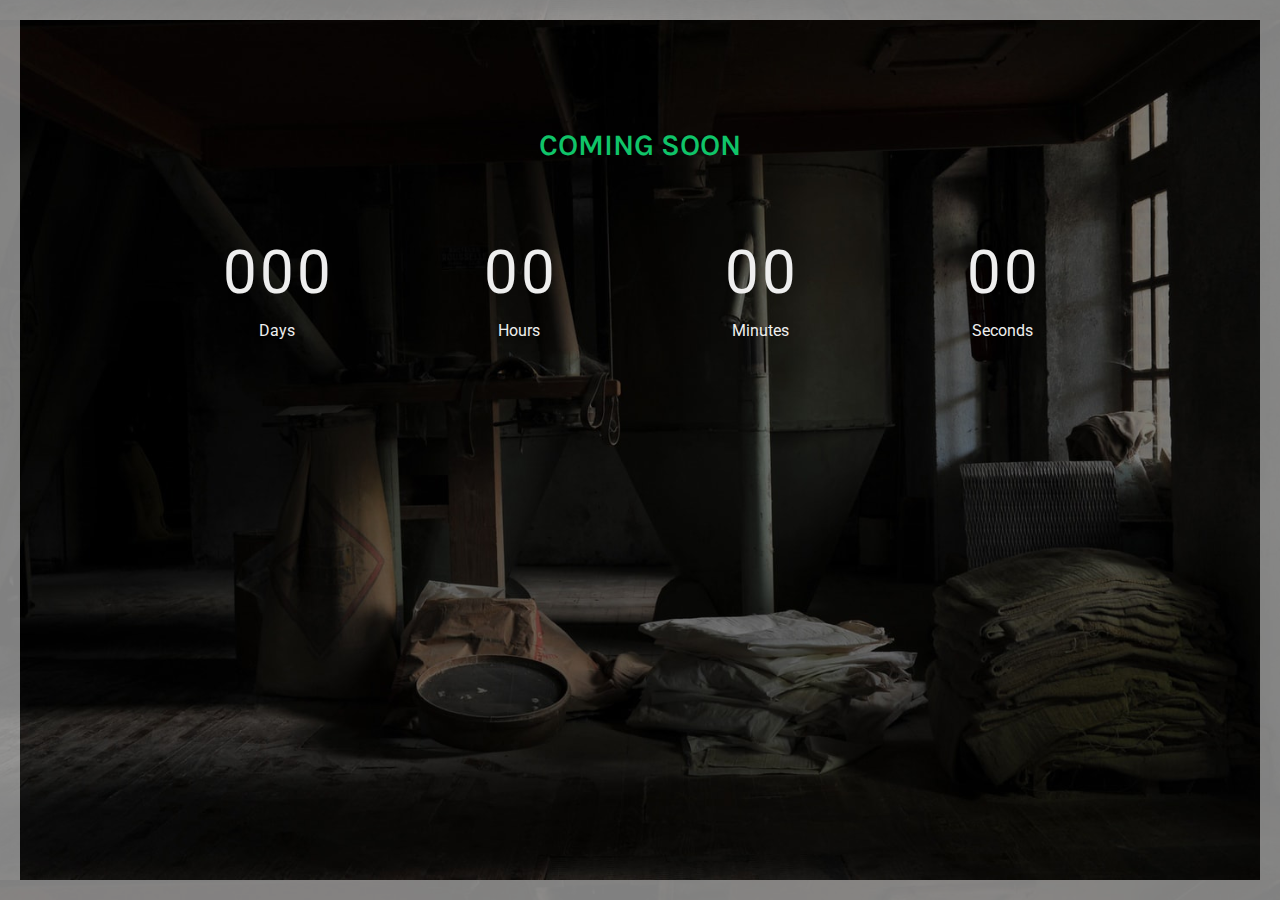
<file: extras-comingsoon.html>
<!DOCTYPE html>
<html>
    <head>
        <meta charset="utf-8">
        <meta name="viewport" content="width=device-width, initial-scale=1.0">
        <meta name="description" content="A fully featured admin theme which can be used to build CRM, CMS, etc.">
        <meta name="author" content="Coderthemes">

        <!-- App Favicon -->
        <link rel="shortcut icon" href="assets/images/favicon.ico">

        <!-- App title -->
        <title>Adminto - Responsive Admin Dashboard Template</title>

        <!-- App CSS -->
        <link href="assets/css/bootstrap.min.css" rel="stylesheet" type="text/css" />
        <link href="assets/css/core.css" rel="stylesheet" type="text/css" />
        <link href="assets/css/components.css" rel="stylesheet" type="text/css" />
        <link href="assets/css/icons.css" rel="stylesheet" type="text/css" />
        <link href="assets/css/pages.css" rel="stylesheet" type="text/css" />
        <link href="assets/css/menu.css" rel="stylesheet" type="text/css" />
        <link href="assets/css/responsive.css" rel="stylesheet" type="text/css" />

        <!-- HTML5 Shiv and Respond.js IE8 support of HTML5 elements and media queries -->
        <!-- WARNING: Respond.js doesn't work if you view the page via file:// -->
        <!--[if lt IE 9]>
        <script src="https://oss.maxcdn.com/libs/html5shiv/3.7.0/html5shiv.js"></script>
        <script src="https://oss.maxcdn.com/libs/respond.js/1.3.0/respond.min.js"></script>
        <![endif]-->

        <script src="assets/js/modernizr.min.js"></script>
        
    </head>
    <body>
    	<div class="account-pages"></div>
		<div class="clearfix"></div>

        <!-- HOME -->
        <div class="home-wrapper">
            <div class="container-alt">

                <div class="row m-t-40">
                    <div class="col-sm-12">
                        <div class="text-center">
                            <h2 class="text-success m-t-0 text-uppercase font-600">Coming Soon</h2>
                        </div>
                    </div>
                </div>

                <div class="row">
                    <div class="col-sm-10 col-sm-offset-1">
                        <div id="count-down" class="row center-block">
                            <div class="clock-presenter days_dash col-sm-3">
                                <div class="digit"></div>
                                <div class="digit"></div>
                                <div class="digit"></div>
                                <p class='note dash_title'>Days</p>
                            </div>
                            <div class="clock-presenter hours_dash col-sm-3">
                                <div class="digit"></div>
                                <div class="digit"></div>
                                <p class='note dash_title'>Hours</p>
                            </div>
                            <div class="clock-presenter minutes_dash col-sm-3">
                                <div class="digit"></div>
                                <div class="digit"></div>
                                <p class='note dash_title'>Minutes</p>
                            </div>
                            <div class="clock-presenter seconds_dash col-sm-3">
                                <div class="digit"></div>
                                <div class="digit"></div>
                                <p class='note dash_title'>Seconds</p>
                            </div>
                        </div>
                    </div>
                </div>
            </div>
        </div>
        <!-- END HOME -->


        
        <script>
            var resizefunc = [];
        </script>

        <!-- jQuery  -->
        <script src="assets/js/jquery.min.js"></script>
        <script src="assets/js/bootstrap.min.js"></script>
        <script src="assets/js/detect.js"></script>
        <script src="assets/js/fastclick.js"></script>
        <script src="assets/js/jquery.slimscroll.js"></script>
        <script src="assets/js/jquery.blockUI.js"></script>
        <script src="assets/js/waves.js"></script>
        <script src="assets/js/wow.min.js"></script>
        <script src="assets/js/jquery.nicescroll.js"></script>
        <script src="assets/js/jquery.scrollTo.min.js"></script>

        <!-- Count down js -->
        <script src="assets/plugins/count-down/jquery.lwtCountdown-1.0.js"></script>

        <!-- App js -->
        <script src="assets/js/jquery.core.js"></script>
        <script src="assets/js/jquery.app.js"></script>

        <script type="text/javascript">
            $(document).ready(function () {

                "use strict";

                //Set your date
                $('#count-down').countDown({
                    targetDate: {
                        'day': 17,
                        'month': 1,
                        'year': 2019,
                        'hour': 0,
                        'min': 0,
                        'sec': 0
                    },
                    omitWeeks: true
                });

            });
        </script>

    
    </body>
</html>
</file>
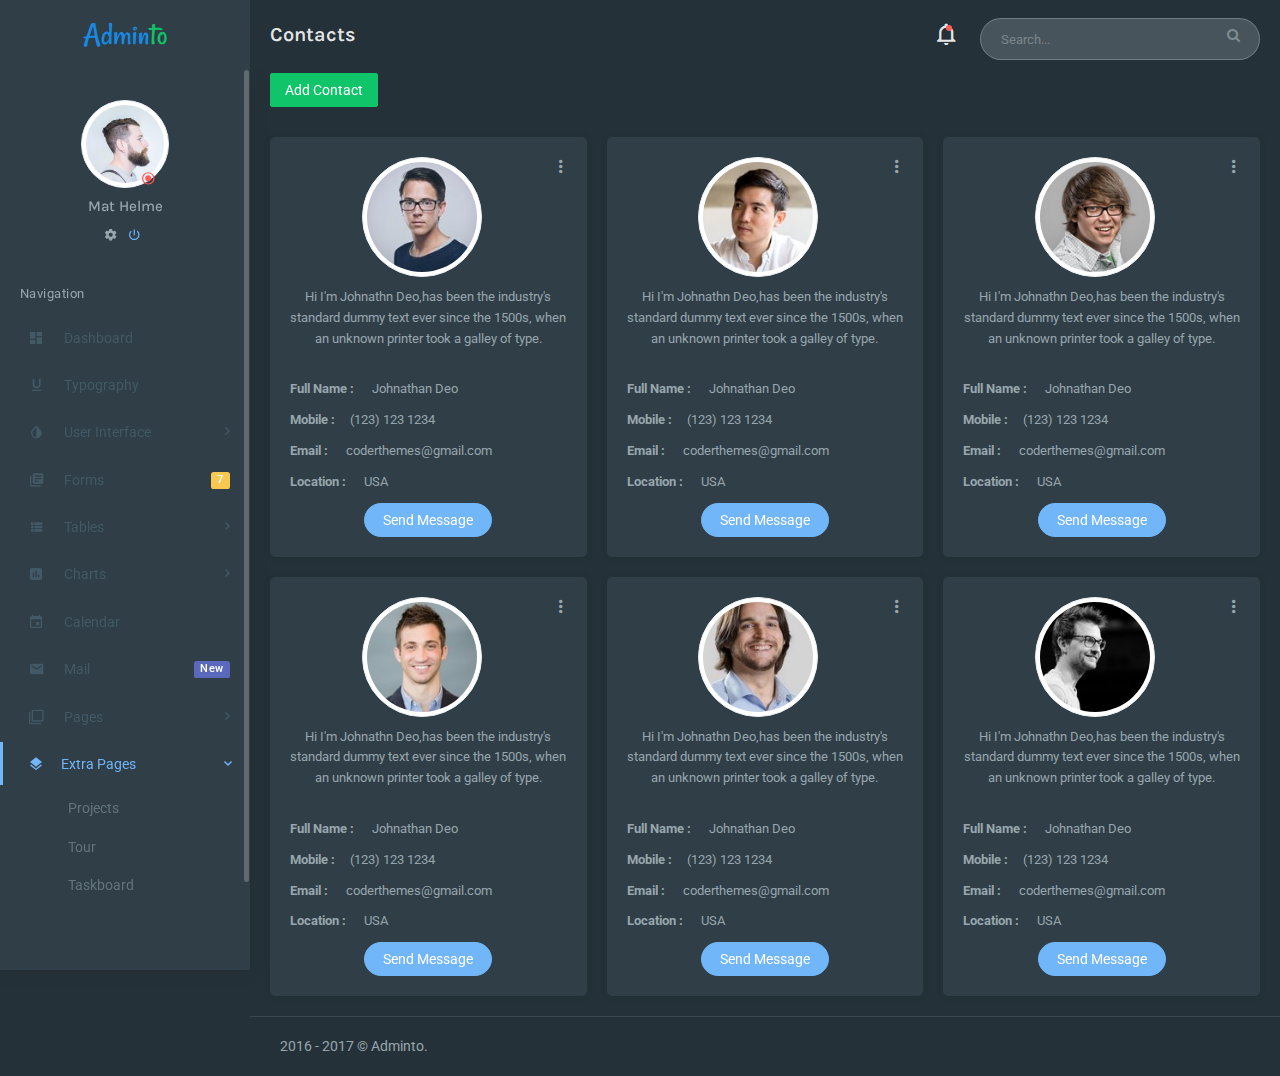
<file: extras-contact.html>
<!DOCTYPE html>
<html>
    <head>
        <meta charset="utf-8">
        <meta name="viewport" content="width=device-width, initial-scale=1.0">
        <meta name="description" content="A fully featured admin theme which can be used to build CRM, CMS, etc.">
        <meta name="author" content="Coderthemes">

        <!-- App Favicon -->
        <link rel="shortcut icon" href="assets/images/favicon.ico">

        <!-- App title -->
        <title>Adminto - Responsive Admin Dashboard Template</title>

        <!-- Modal -->
        <link href="assets/plugins/custombox/dist/custombox.min.css" rel="stylesheet">

        <!-- App CSS -->
        <link href="assets/css/bootstrap.min.css" rel="stylesheet" type="text/css" />
        <link href="assets/css/core.css" rel="stylesheet" type="text/css" />
        <link href="assets/css/components.css" rel="stylesheet" type="text/css" />
        <link href="assets/css/icons.css" rel="stylesheet" type="text/css" />
        <link href="assets/css/pages.css" rel="stylesheet" type="text/css" />
        <link href="assets/css/menu.css" rel="stylesheet" type="text/css" />
        <link href="assets/css/responsive.css" rel="stylesheet" type="text/css" />

        <!-- HTML5 Shiv and Respond.js IE8 support of HTML5 elements and media queries -->
        <!-- WARNING: Respond.js doesn't work if you view the page via file:// -->
        <!--[if lt IE 9]>
        <script src="https://oss.maxcdn.com/libs/html5shiv/3.7.0/html5shiv.js"></script>
        <script src="https://oss.maxcdn.com/libs/respond.js/1.3.0/respond.min.js"></script>
        <![endif]-->

        <script src="assets/js/modernizr.min.js"></script>

    </head>


    <body class="fixed-left">

        <!-- Begin page -->
        <div id="wrapper">

            <!-- Top Bar Start -->
            <div class="topbar">

                <!-- LOGO -->
                <div class="topbar-left">
                    <a href="index.html" class="logo"><span>Admin<span>to</span></span><i class="zmdi zmdi-layers"></i></a>
                </div>

                <!-- Button mobile view to collapse sidebar menu -->
                <div class="navbar navbar-default" role="navigation">
                    <div class="container">

                        <!-- Page title -->
                        <ul class="nav navbar-nav navbar-left">
                            <li>
                                <button class="button-menu-mobile open-left">
                                    <i class="zmdi zmdi-menu"></i>
                                </button>
                            </li>
                            <li>
                                <h4 class="page-title">Contacts</h4>
                            </li>
                        </ul>

                        <!-- Right(Notification and Searchbox -->
                        <ul class="nav navbar-nav navbar-right">
                            <li>
                                <!-- Notification -->
                                <div class="notification-box">
                                    <ul class="list-inline m-b-0">
                                        <li>
                                            <a href="javascript:void(0);" class="right-bar-toggle">
                                                <i class="zmdi zmdi-notifications-none"></i>
                                            </a>
                                            <div class="noti-dot">
                                                <span class="dot"></span>
                                                <span class="pulse"></span>
                                            </div>
                                        </li>
                                    </ul>
                                </div>
                                <!-- End Notification bar -->
                            </li>
                            <li class="hidden-xs">
                                <form role="search" class="app-search">
                                    <input type="text" placeholder="Search..."
                                           class="form-control">
                                    <a href=""><i class="fa fa-search"></i></a>
                                </form>
                            </li>
                        </ul>

                    </div><!-- end container -->
                </div><!-- end navbar -->
            </div>
            <!-- Top Bar End -->


            <!-- ========== Left Sidebar Start ========== -->
            <div class="left side-menu">
                <div class="sidebar-inner slimscrollleft">

                    <!-- User -->
                    <div class="user-box">
                        <div class="user-img">
                            <img src="assets/images/users/avatar-1.jpg" alt="user-img" title="Mat Helme" class="img-circle img-thumbnail img-responsive">
                            <div class="user-status offline"><i class="zmdi zmdi-dot-circle"></i></div>
                        </div>
                        <h5><a href="#">Mat Helme</a> </h5>
                        <ul class="list-inline">
                            <li>
                                <a href="#" >
                                    <i class="zmdi zmdi-settings"></i>
                                </a>
                            </li>

                            <li>
                                <a href="#" class="text-custom">
                                    <i class="zmdi zmdi-power"></i>
                                </a>
                            </li>
                        </ul>
                    </div>
                    <!-- End User -->

                    <!--- Sidemenu -->
                    <div id="sidebar-menu">
                        <ul>
                            <li class="text-muted menu-title">Navigation</li>

                            <li>
                                <a href="index.html" class="waves-effect"><i class="zmdi zmdi-view-dashboard"></i> <span> Dashboard </span> </a>
                            </li>

                            <li>
                                <a href="typography.html" class="waves-effect"><i class="zmdi zmdi-format-underlined"></i> <span> Typography </span> </a>
                            </li>

                            <li class="has_sub">
                                <a href="javascript:void(0);" class="waves-effect"><i class="zmdi zmdi-invert-colors"></i> <span> User Interface </span> <span class="menu-arrow"></span></a>
                                <ul class="list-unstyled">
                                    <li><a href="ui-buttons.html">Buttons</a></li>
                                    <li><a href="ui-cards.html">Cards</a></li>
                                    <li><a href="ui-draggable-cards.html">Draggable Cards</a></li>
                                    <li><a href="ui-checkbox-radio.html">Checkboxs-Radios</a></li>
                                    <li><a href="ui-material-icons.html">Material Design Icons</a></li>
                                    <li><a href="ui-font-awesome-icons.html">Font Awesome</a></li>
                                    <li><a href="ui-dripicons.html">Dripicons</a></li>
                                    <li><a href="ui-themify-icons.html">Themify Icons</a></li>
                                    <li><a href="ui-modals.html">Modals</a></li>
                                    <li><a href="ui-notification.html">Notification</a></li>
                                    <li><a href="ui-range-slider.html">Range Slider</a></li>
                                    <li><a href="ui-components.html">Components</a>
                                    <li><a href="ui-sweetalert.html">Sweet Alert</a>
                                    <li><a href="ui-treeview.html">Tree view</a>
                                    <li><a href="ui-widgets.html">Widgets</a></li>
                                </ul>
                            </li>

                            <li class="has_sub">
                                <a href="javascript:void(0);" class="waves-effect"><i class="zmdi zmdi-collection-text"></i><span class="label label-warning pull-right">7</span><span> Forms </span> </a>
                                <ul class="list-unstyled">
                                    <li><a href="form-elements.html">General Elements</a></li>
                                    <li><a href="form-advanced.html">Advanced Form</a></li>
                                    <li><a href="form-validation.html">Form Validation</a></li>
                                    <li><a href="form-wizard.html">Form Wizard</a></li>
                                    <li><a href="form-fileupload.html">Form Uploads</a></li>
                                    <li><a href="form-wysiwig.html">Wysiwig Editors</a></li>
                                    <li><a href="form-xeditable.html">X-editable</a></li>
                                </ul>
                            </li>

                            <li class="has_sub">
                                <a href="javascript:void(0);" class="waves-effect"><i class="zmdi zmdi-view-list"></i> <span> Tables </span> <span class="menu-arrow"></span></a>
                                <ul class="list-unstyled">
                                    <li><a href="tables-basic.html">Basic Tables</a></li>
                                    <li><a href="tables-datatable.html">Data Table</a></li>
                                    <li><a href="tables-responsive.html">Responsive Table</a></li>
                                    <li><a href="tables-editable.html">Editable Table</a></li>
                                    <li><a href="tables-tablesaw.html">Tablesaw Table</a></li>
                                </ul>
                            </li>

                            <li class="has_sub">
                                <a href="javascript:void(0);" class="waves-effect"><i class="zmdi zmdi-chart"></i><span> Charts </span> <span class="menu-arrow"></span></a>
                                <ul class="list-unstyled">
                                    <li><a href="chart-flot.html">Flot Chart</a></li>
                                    <li><a href="chart-morris.html">Morris Chart</a></li>
                                    <li><a href="chart-chartist.html">Chartist Charts</a></li>
                                    <li><a href="chart-chartjs.html">Chartjs Chart</a></li>
                                    <li><a href="chart-other.html">Other Chart</a></li>
                                </ul>
                            </li>

                            <li>
                                <a href="calendar.html" class="waves-effect"><i class="zmdi zmdi-calendar"></i><span> Calendar </span></a>
                            </li>

                            <li>
                                <a href="inbox.html" class="waves-effect"><i class="zmdi zmdi-email"></i><span class="label label-purple pull-right">New</span><span> Mail </span></a>
                            </li>

                            <li class="has_sub">
                                <a href="javascript:void(0);" class="waves-effect"><i class="zmdi zmdi-collection-item"></i><span> Pages </span> <span class="menu-arrow"></span></a>
                                <ul class="list-unstyled">
                                    <li><a href="page-starter.html">Starter Page</a></li>
                                    <li><a href="page-login.html">Login</a></li>
                                    <li><a href="page-register.html">Register</a></li>
                                    <li><a href="page-recoverpw.html">Recover Password</a></li>
                                    <li><a href="page-lock-screen.html">Lock Screen</a></li>
                                    <li><a href="page-confirm-mail.html">Confirm Mail</a></li>
                                    <li><a href="page-404.html">Error 404</a></li>
                                    <li><a href="page-500.html">Error 500</a></li>
                                </ul>
                            </li>

                            <li class="has_sub">
                                <a href="javascript:void(0);" class="waves-effect"><i class="zmdi zmdi-layers"></i><span>Extra Pages </span> <span class="menu-arrow"></span></a>
                                <ul class="list-unstyled">
                                    <li><a href="extras-projects.html">Projects</a></li>
                                    <li><a href="extras-tour.html">Tour</a></li>
                                    <li><a href="extras-taskboard.html">Taskboard</a></li>
                                    <li><a href="extras-taskdetail.html">Task Detail</a></li>
                                    <li><a href="extras-profile.html">Profile</a></li>
                                    <li><a href="extras-maps.html">Maps</a></li>
                                    <li><a href="extras-contact.html">Contact list</a></li>
                                    <li><a href="extras-pricing.html">Pricing</a></li>
                                    <li><a href="extras-timeline.html">Timeline</a></li>
                                    <li><a href="extras-invoice.html">Invoice</a></li>
                                    <li><a href="extras-faq.html">FAQ</a></li>
                                    <li><a href="extras-gallery.html">Gallery</a></li>
                                    <li><a href="extras-email-template.html">Email template</a></li>
                                    <li><a href="extras-maintenance.html">Maintenance</a></li>
                                    <li><a href="extras-comingsoon.html">Coming soon</a></li>
                                </ul>
                            </li>

                        </ul>
                        <div class="clearfix"></div>
                    </div>
                    <!-- Sidebar -->
                    <div class="clearfix"></div>

                </div>

            </div>
            <!-- Left Sidebar End -->



            <!-- ============================================================== -->
            <!-- Start right Content here -->
            <!-- ============================================================== -->
            <div class="content-page">
                <!-- Start content -->
                <div class="content">
                    <div class="container">

                        <div class="row">
                        	<div class="col-sm-4">
                        		 <a href="#custom-modal" class="btn btn-success btn-md waves-effect waves-light m-b-30" data-animation="fadein" data-plugin="custommodal"
                                                    	data-overlaySpeed="200" data-overlayColor="#36404a"><i class="md md-add"></i> Add Contact</a>
                        	</div><!-- end col -->
                        </div>
                        <!-- end row -->

                        <div class="row">
                        	<div class="col-md-4">
                        		<div class="text-center card-box">
                                    <div class="dropdown pull-right">
                                        <a href="#" class="dropdown-toggle card-drop" data-toggle="dropdown" aria-expanded="false">
                                            <i class="zmdi zmdi-more-vert"></i>
                                        </a>
                                        <ul class="dropdown-menu" role="menu">
                                            <li><a href="#">Edit</a></li>
                                            <li><a href="#">Delete</a></li>
                                            <li><a href="#">Block</a></li>
                                        </ul>
                                    </div>
                                    <div>
                                        <img src="assets/images/users/avatar-10.jpg" class="img-circle thumb-xl img-thumbnail m-b-10" alt="profile-image">

                                        <p class="text-muted font-13 m-b-30">
                                            Hi I'm Johnathn Deo,has been the industry's standard dummy text ever since the 1500s, when an unknown printer took a galley of type.
                                        </p>

                                        <div class="text-left">
                                            <p class="text-muted font-13"><strong>Full Name :</strong> <span class="m-l-15">Johnathan Deo</span></p>

                                            <p class="text-muted font-13"><strong>Mobile :</strong><span class="m-l-15">(123) 123 1234</span></p>

                                            <p class="text-muted font-13"><strong>Email :</strong> <span class="m-l-15">coderthemes@gmail.com</span></p>

                                            <p class="text-muted font-13"><strong>Location :</strong> <span class="m-l-15">USA</span></p>
                                        </div>

                                        <button type="button" class="btn btn-custom btn-rounded waves-effect waves-light">Send Message</button>
                                    </div>

                                </div>

                            </div> <!-- end col -->

                            <div class="col-md-4">
                        		<div class="text-center card-box">
                                    <div class="dropdown pull-right">
                                        <a href="#" class="dropdown-toggle card-drop" data-toggle="dropdown" aria-expanded="false">
                                            <i class="zmdi zmdi-more-vert"></i>
                                        </a>
                                        <ul class="dropdown-menu" role="menu">
                                            <li><a href="#">Edit</a></li>
                                            <li><a href="#">Delete</a></li>
                                            <li><a href="#">Block</a></li>
                                        </ul>
                                    </div>
                                    <div>
                                        <img src="assets/images/users/avatar-9.jpg" class="img-circle thumb-xl img-thumbnail m-b-10" alt="profile-image">

                                        <p class="text-muted font-13 m-b-30">
                                            Hi I'm Johnathn Deo,has been the industry's standard dummy text ever since the 1500s, when an unknown printer took a galley of type.
                                        </p>

                                        <div class="text-left">
                                            <p class="text-muted font-13"><strong>Full Name :</strong> <span class="m-l-15">Johnathan Deo</span></p>

                                            <p class="text-muted font-13"><strong>Mobile :</strong><span class="m-l-15">(123) 123 1234</span></p>

                                            <p class="text-muted font-13"><strong>Email :</strong> <span class="m-l-15">coderthemes@gmail.com</span></p>

                                            <p class="text-muted font-13"><strong>Location :</strong> <span class="m-l-15">USA</span></p>
                                        </div>

                                        <button type="button" class="btn btn-custom btn-rounded waves-effect waves-light">Send Message</button>
                                    </div>

                                </div>

                            </div> <!-- end col -->

                            <div class="col-md-4">
                        		<div class="text-center card-box">
                                    <div class="dropdown pull-right">
                                        <a href="#" class="dropdown-toggle card-drop" data-toggle="dropdown" aria-expanded="false">
                                            <i class="zmdi zmdi-more-vert"></i>
                                        </a>
                                        <ul class="dropdown-menu" role="menu">
                                            <li><a href="#">Edit</a></li>
                                            <li><a href="#">Delete</a></li>
                                            <li><a href="#">Block</a></li>
                                        </ul>
                                    </div>
                                    <div>
                                        <img src="assets/images/users/avatar-8.jpg" class="img-circle thumb-xl img-thumbnail m-b-10" alt="profile-image">

                                        <p class="text-muted font-13 m-b-30">
                                            Hi I'm Johnathn Deo,has been the industry's standard dummy text ever since the 1500s, when an unknown printer took a galley of type.
                                        </p>

                                        <div class="text-left">
                                            <p class="text-muted font-13"><strong>Full Name :</strong> <span class="m-l-15">Johnathan Deo</span></p>

                                            <p class="text-muted font-13"><strong>Mobile :</strong><span class="m-l-15">(123) 123 1234</span></p>

                                            <p class="text-muted font-13"><strong>Email :</strong> <span class="m-l-15">coderthemes@gmail.com</span></p>

                                            <p class="text-muted font-13"><strong>Location :</strong> <span class="m-l-15">USA</span></p>
                                        </div>

                                        <button type="button" class="btn btn-custom btn-rounded waves-effect waves-light">Send Message</button>
                                    </div>

                                </div>

                            </div> <!-- end col -->
                        </div>
                        <!-- end row -->


                        <div class="row">
                            <div class="col-md-4">
                        		<div class="text-center card-box">
                                    <div class="dropdown pull-right">
                                        <a href="#" class="dropdown-toggle card-drop" data-toggle="dropdown" aria-expanded="false">
                                            <i class="zmdi zmdi-more-vert"></i>
                                        </a>
                                        <ul class="dropdown-menu" role="menu">
                                            <li><a href="#">Edit</a></li>
                                            <li><a href="#">Delete</a></li>
                                            <li><a href="#">Block</a></li>
                                        </ul>
                                    </div>
                                    <div>
                                        <img src="assets/images/users/avatar-7.jpg" class="img-circle thumb-xl img-thumbnail m-b-10" alt="profile-image">

                                        <p class="text-muted font-13 m-b-30">
                                            Hi I'm Johnathn Deo,has been the industry's standard dummy text ever since the 1500s, when an unknown printer took a galley of type.
                                        </p>

                                        <div class="text-left">
                                            <p class="text-muted font-13"><strong>Full Name :</strong> <span class="m-l-15">Johnathan Deo</span></p>

                                            <p class="text-muted font-13"><strong>Mobile :</strong><span class="m-l-15">(123) 123 1234</span></p>

                                            <p class="text-muted font-13"><strong>Email :</strong> <span class="m-l-15">coderthemes@gmail.com</span></p>

                                            <p class="text-muted font-13"><strong>Location :</strong> <span class="m-l-15">USA</span></p>
                                        </div>

                                        <button type="button" class="btn btn-custom btn-rounded waves-effect waves-light">Send Message</button>
                                    </div>

                                </div>

                            </div> <!-- end col -->

                            <div class="col-md-4">
                        		<div class="text-center card-box">
                                    <div class="dropdown pull-right">
                                        <a href="#" class="dropdown-toggle card-drop" data-toggle="dropdown" aria-expanded="false">
                                            <i class="zmdi zmdi-more-vert"></i>
                                        </a>
                                        <ul class="dropdown-menu" role="menu">
                                            <li><a href="#">Edit</a></li>
                                            <li><a href="#">Delete</a></li>
                                            <li><a href="#">Block</a></li>
                                        </ul>
                                    </div>
                                    <div>
                                        <img src="assets/images/users/avatar-6.jpg" class="img-circle thumb-xl img-thumbnail m-b-10" alt="profile-image">

                                        <p class="text-muted font-13 m-b-30">
                                            Hi I'm Johnathn Deo,has been the industry's standard dummy text ever since the 1500s, when an unknown printer took a galley of type.
                                        </p>

                                        <div class="text-left">
                                            <p class="text-muted font-13"><strong>Full Name :</strong> <span class="m-l-15">Johnathan Deo</span></p>

                                            <p class="text-muted font-13"><strong>Mobile :</strong><span class="m-l-15">(123) 123 1234</span></p>

                                            <p class="text-muted font-13"><strong>Email :</strong> <span class="m-l-15">coderthemes@gmail.com</span></p>

                                            <p class="text-muted font-13"><strong>Location :</strong> <span class="m-l-15">USA</span></p>
                                        </div>

                                        <button type="button" class="btn btn-custom btn-rounded waves-effect waves-light">Send Message</button>
                                    </div>

                                </div>

                            </div> <!-- end col -->

                            <div class="col-md-4">
                        		<div class="text-center card-box">
                                    <div class="dropdown pull-right">
                                        <a href="#" class="dropdown-toggle card-drop" data-toggle="dropdown" aria-expanded="false">
                                            <i class="zmdi zmdi-more-vert"></i>
                                        </a>
                                        <ul class="dropdown-menu" role="menu">
                                            <li><a href="#">Edit</a></li>
                                            <li><a href="#">Delete</a></li>
                                            <li><a href="#">Block</a></li>
                                        </ul>
                                    </div>
                                    <div>
                                        <img src="assets/images/users/avatar-5.jpg" class="img-circle thumb-xl img-thumbnail m-b-10" alt="profile-image">

                                        <p class="text-muted font-13 m-b-30">
                                            Hi I'm Johnathn Deo,has been the industry's standard dummy text ever since the 1500s, when an unknown printer took a galley of type.
                                        </p>

                                        <div class="text-left">
                                            <p class="text-muted font-13"><strong>Full Name :</strong> <span class="m-l-15">Johnathan Deo</span></p>

                                            <p class="text-muted font-13"><strong>Mobile :</strong><span class="m-l-15">(123) 123 1234</span></p>

                                            <p class="text-muted font-13"><strong>Email :</strong> <span class="m-l-15">coderthemes@gmail.com</span></p>

                                            <p class="text-muted font-13"><strong>Location :</strong> <span class="m-l-15">USA</span></p>
                                        </div>

                                        <button type="button" class="btn btn-custom btn-rounded waves-effect waves-light">Send Message</button>
                                    </div>

                                </div>

                            </div> <!-- end col -->

                        </div>
                        <!-- end row -->

                    </div> <!-- container -->

                </div> <!-- content -->

                <footer class="footer">
                    2016 - 2017 © Adminto.
                </footer>

            </div>


            <!-- Modal -->
			<div id="custom-modal" class="modal-demo">
			    <button type="button" class="close" onclick="Custombox.close();">
			        <span>&times;</span><span class="sr-only">Close</span>
			    </button>
			    <h4 class="custom-modal-title">Add Contact</h4>
			    <div class="custom-modal-text text-left">
			        <form role="form">
			        	<div class="form-group">
                            <label for="name">Name</label>
                            <input type="text" class="form-control" id="name" placeholder="Enter name">
                        </div>
                        <div class="form-group">
                            <label for="position">Position</label>
                            <input type="text" class="form-control" id="position" placeholder="Enter position">
                        </div>
                        <div class="form-group">
                            <label for="company">Company</label>
                            <input type="text" class="form-control" id="company" placeholder="Enter company">
                        </div>
                        <div class="form-group">
                            <label for="exampleInputEmail1">Email address</label>
                            <input type="email" class="form-control" id="exampleInputEmail1" placeholder="Enter email">
                        </div>

                        <button type="submit" class="btn btn-default waves-effect waves-light">Save</button>
                        <button type="button" class="btn btn-danger waves-effect waves-light m-l-10">Cancel</button>
                    </form>
			    </div>
			</div>

            <!-- ============================================================== -->
            <!-- End Right content here -->
            <!-- ============================================================== -->


            <!-- Right Sidebar -->
            <div class="side-bar right-bar">
                <a href="javascript:void(0);" class="right-bar-toggle">
                    <i class="zmdi zmdi-close-circle-o"></i>
                </a>
                <h4 class="">Notifications</h4>
                <div class="notification-list nicescroll">
                    <ul class="list-group list-no-border user-list">
                        <li class="list-group-item">
                            <a href="#" class="user-list-item">
                                <div class="avatar">
                                    <img src="assets/images/users/avatar-2.jpg" alt="">
                                </div>
                                <div class="user-desc">
                                    <span class="name">Michael Zenaty</span>
                                    <span class="desc">There are new settings available</span>
                                    <span class="time">2 hours ago</span>
                                </div>
                            </a>
                        </li>
                        <li class="list-group-item">
                            <a href="#" class="user-list-item">
                                <div class="icon bg-info">
                                    <i class="zmdi zmdi-account"></i>
                                </div>
                                <div class="user-desc">
                                    <span class="name">New Signup</span>
                                    <span class="desc">There are new settings available</span>
                                    <span class="time">5 hours ago</span>
                                </div>
                            </a>
                        </li>
                        <li class="list-group-item">
                            <a href="#" class="user-list-item">
                                <div class="icon bg-pink">
                                    <i class="zmdi zmdi-comment"></i>
                                </div>
                                <div class="user-desc">
                                    <span class="name">New Message received</span>
                                    <span class="desc">There are new settings available</span>
                                    <span class="time">1 day ago</span>
                                </div>
                            </a>
                        </li>
                        <li class="list-group-item active">
                            <a href="#" class="user-list-item">
                                <div class="avatar">
                                    <img src="assets/images/users/avatar-3.jpg" alt="">
                                </div>
                                <div class="user-desc">
                                    <span class="name">James Anderson</span>
                                    <span class="desc">There are new settings available</span>
                                    <span class="time">2 days ago</span>
                                </div>
                            </a>
                        </li>
                        <li class="list-group-item active">
                            <a href="#" class="user-list-item">
                                <div class="icon bg-warning">
                                    <i class="zmdi zmdi-settings"></i>
                                </div>
                                <div class="user-desc">
                                    <span class="name">Settings</span>
                                    <span class="desc">There are new settings available</span>
                                    <span class="time">1 day ago</span>
                                </div>
                            </a>
                        </li>

                    </ul>
                </div>
            </div>
            <!-- /Right-bar -->

        </div>
        <!-- END wrapper -->



        <script>
            var resizefunc = [];
        </script>

        <!-- jQuery  -->
        <script src="assets/js/jquery.min.js"></script>
        <script src="assets/js/bootstrap.min.js"></script>
        <script src="assets/js/detect.js"></script>
        <script src="assets/js/fastclick.js"></script>
        <script src="assets/js/jquery.slimscroll.js"></script>
        <script src="assets/js/jquery.blockUI.js"></script>
        <script src="assets/js/waves.js"></script>
        <script src="assets/js/jquery.nicescroll.js"></script>
        <script src="assets/js/jquery.scrollTo.min.js"></script>

        <!-- Modal-Effect -->
        <script src="assets/plugins/custombox/dist/custombox.min.js"></script>
        <script src="assets/plugins/custombox/dist/legacy.min.js"></script>

        <!-- App js -->
        <script src="assets/js/jquery.core.js"></script>
        <script src="assets/js/jquery.app.js"></script>

    </body>
</html>
</file>
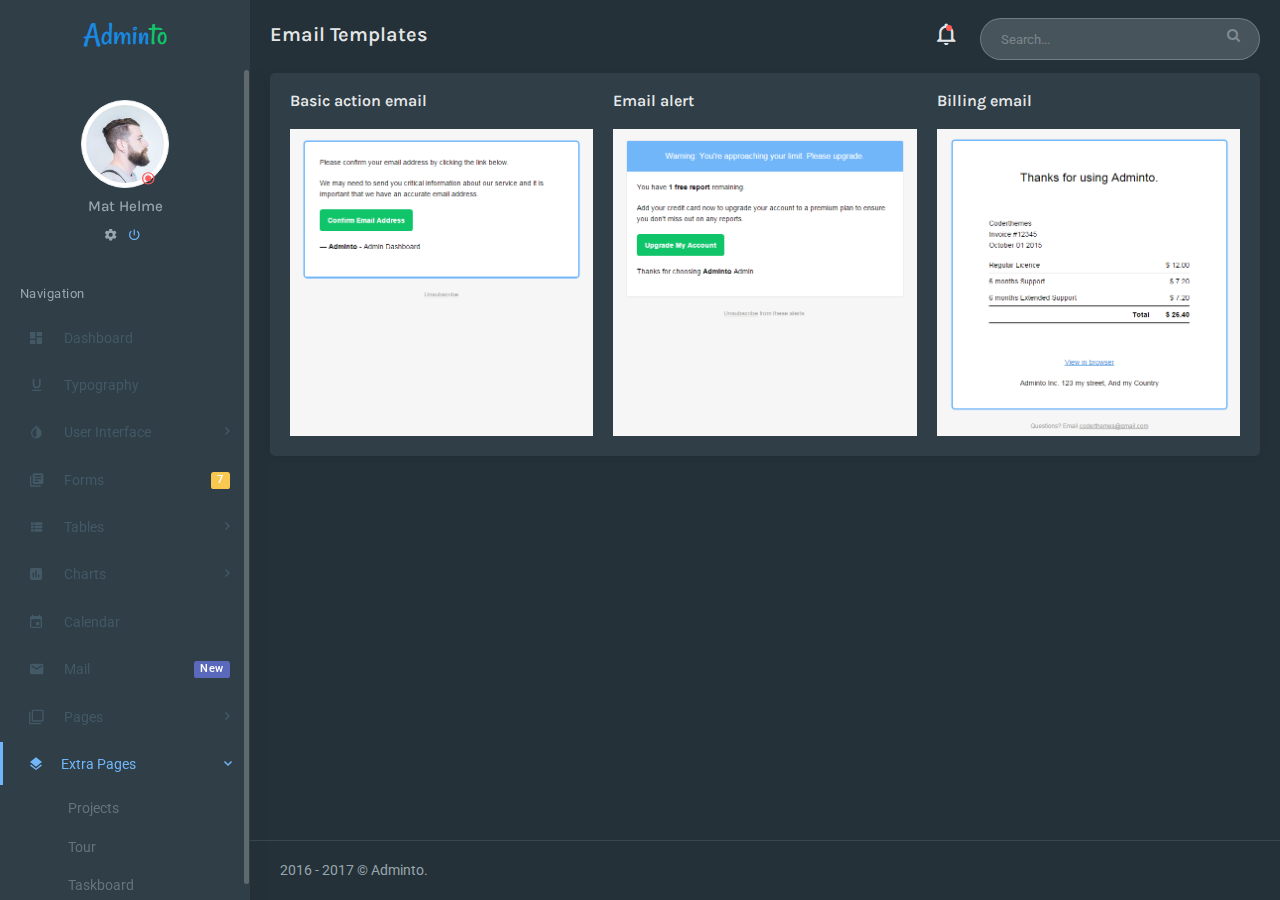
<file: extras-email-template.html>
<!DOCTYPE html>
<html>
    <head>
        <meta charset="utf-8">
        <meta name="viewport" content="width=device-width, initial-scale=1.0">
        <meta name="description" content="A fully featured admin theme which can be used to build CRM, CMS, etc.">
        <meta name="author" content="Coderthemes">

        <!-- App Favicon -->
        <link rel="shortcut icon" href="assets/images/favicon.ico">

        <!-- App title -->
        <title>Adminto - Responsive Admin Dashboard Template</title>

        <!-- App CSS -->
        <link href="assets/css/bootstrap.min.css" rel="stylesheet" type="text/css" />
        <link href="assets/css/core.css" rel="stylesheet" type="text/css" />
        <link href="assets/css/components.css" rel="stylesheet" type="text/css" />
        <link href="assets/css/icons.css" rel="stylesheet" type="text/css" />
        <link href="assets/css/pages.css" rel="stylesheet" type="text/css" />
        <link href="assets/css/menu.css" rel="stylesheet" type="text/css" />
        <link href="assets/css/responsive.css" rel="stylesheet" type="text/css" />

        <!-- HTML5 Shiv and Respond.js IE8 support of HTML5 elements and media queries -->
        <!-- WARNING: Respond.js doesn't work if you view the page via file:// -->
        <!--[if lt IE 9]>
        <script src="https://oss.maxcdn.com/libs/html5shiv/3.7.0/html5shiv.js"></script>
        <script src="https://oss.maxcdn.com/libs/respond.js/1.3.0/respond.min.js"></script>
        <![endif]-->

        <script src="assets/js/modernizr.min.js"></script>

    </head>


    <body class="fixed-left">

        <!-- Begin page -->
        <div id="wrapper">

            <!-- Top Bar Start -->
            <div class="topbar">

                <!-- LOGO -->
                <div class="topbar-left">
                    <a href="index.html" class="logo"><span>Admin<span>to</span></span><i class="zmdi zmdi-layers"></i></a>
                </div>

                <!-- Button mobile view to collapse sidebar menu -->
                <div class="navbar navbar-default" role="navigation">
                    <div class="container">

                        <!-- Page title -->
                        <ul class="nav navbar-nav navbar-left">
                            <li>
                                <button class="button-menu-mobile open-left">
                                    <i class="zmdi zmdi-menu"></i>
                                </button>
                            </li>
                            <li>
                                <h4 class="page-title">Email Templates</h4>
                            </li>
                        </ul>

                        <!-- Right(Notification and Searchbox -->
                        <ul class="nav navbar-nav navbar-right">
                            <li>
                                <!-- Notification -->
                                <div class="notification-box">
                                    <ul class="list-inline m-b-0">
                                        <li>
                                            <a href="javascript:void(0);" class="right-bar-toggle">
                                                <i class="zmdi zmdi-notifications-none"></i>
                                            </a>
                                            <div class="noti-dot">
                                                <span class="dot"></span>
                                                <span class="pulse"></span>
                                            </div>
                                        </li>
                                    </ul>
                                </div>
                                <!-- End Notification bar -->
                            </li>
                            <li class="hidden-xs">
                                <form role="search" class="app-search">
                                    <input type="text" placeholder="Search..."
                                           class="form-control">
                                    <a href=""><i class="fa fa-search"></i></a>
                                </form>
                            </li>
                        </ul>

                    </div><!-- end container -->
                </div><!-- end navbar -->
            </div>
            <!-- Top Bar End -->


            <!-- ========== Left Sidebar Start ========== -->
            <div class="left side-menu">
                <div class="sidebar-inner slimscrollleft">

                    <!-- User -->
                    <div class="user-box">
                        <div class="user-img">
                            <img src="assets/images/users/avatar-1.jpg" alt="user-img" title="Mat Helme" class="img-circle img-thumbnail img-responsive">
                            <div class="user-status offline"><i class="zmdi zmdi-dot-circle"></i></div>
                        </div>
                        <h5><a href="#">Mat Helme</a> </h5>
                        <ul class="list-inline">
                            <li>
                                <a href="#" >
                                    <i class="zmdi zmdi-settings"></i>
                                </a>
                            </li>

                            <li>
                                <a href="#" class="text-custom">
                                    <i class="zmdi zmdi-power"></i>
                                </a>
                            </li>
                        </ul>
                    </div>
                    <!-- End User -->

                    <!--- Sidemenu -->
                    <div id="sidebar-menu">
                        <ul>
                            <li class="text-muted menu-title">Navigation</li>

                            <li>
                                <a href="index.html" class="waves-effect"><i class="zmdi zmdi-view-dashboard"></i> <span> Dashboard </span> </a>
                            </li>

                            <li>
                                <a href="typography.html" class="waves-effect"><i class="zmdi zmdi-format-underlined"></i> <span> Typography </span> </a>
                            </li>

                            <li class="has_sub">
                                <a href="javascript:void(0);" class="waves-effect"><i class="zmdi zmdi-invert-colors"></i> <span> User Interface </span> <span class="menu-arrow"></span></a>
                                <ul class="list-unstyled">
                                    <li><a href="ui-buttons.html">Buttons</a></li>
                                    <li><a href="ui-cards.html">Cards</a></li>
                                    <li><a href="ui-draggable-cards.html">Draggable Cards</a></li>
                                    <li><a href="ui-checkbox-radio.html">Checkboxs-Radios</a></li>
                                    <li><a href="ui-material-icons.html">Material Design Icons</a></li>
                                    <li><a href="ui-font-awesome-icons.html">Font Awesome</a></li>
                                    <li><a href="ui-dripicons.html">Dripicons</a></li>
                                    <li><a href="ui-themify-icons.html">Themify Icons</a></li>
                                    <li><a href="ui-modals.html">Modals</a></li>
                                    <li><a href="ui-notification.html">Notification</a></li>
                                    <li><a href="ui-range-slider.html">Range Slider</a></li>
                                    <li><a href="ui-components.html">Components</a>
                                    <li><a href="ui-sweetalert.html">Sweet Alert</a>
                                    <li><a href="ui-treeview.html">Tree view</a>
                                    <li><a href="ui-widgets.html">Widgets</a></li>
                                </ul>
                            </li>

                            <li class="has_sub">
                                <a href="javascript:void(0);" class="waves-effect"><i class="zmdi zmdi-collection-text"></i><span class="label label-warning pull-right">7</span><span> Forms </span> </a>
                                <ul class="list-unstyled">
                                    <li><a href="form-elements.html">General Elements</a></li>
                                    <li><a href="form-advanced.html">Advanced Form</a></li>
                                    <li><a href="form-validation.html">Form Validation</a></li>
                                    <li><a href="form-wizard.html">Form Wizard</a></li>
                                    <li><a href="form-fileupload.html">Form Uploads</a></li>
                                    <li><a href="form-wysiwig.html">Wysiwig Editors</a></li>
                                    <li><a href="form-xeditable.html">X-editable</a></li>
                                </ul>
                            </li>

                            <li class="has_sub">
                                <a href="javascript:void(0);" class="waves-effect"><i class="zmdi zmdi-view-list"></i> <span> Tables </span> <span class="menu-arrow"></span></a>
                                <ul class="list-unstyled">
                                    <li><a href="tables-basic.html">Basic Tables</a></li>
                                    <li><a href="tables-datatable.html">Data Table</a></li>
                                    <li><a href="tables-responsive.html">Responsive Table</a></li>
                                    <li><a href="tables-editable.html">Editable Table</a></li>
                                    <li><a href="tables-tablesaw.html">Tablesaw Table</a></li>
                                </ul>
                            </li>

                            <li class="has_sub">
                                <a href="javascript:void(0);" class="waves-effect"><i class="zmdi zmdi-chart"></i><span> Charts </span> <span class="menu-arrow"></span></a>
                                <ul class="list-unstyled">
                                    <li><a href="chart-flot.html">Flot Chart</a></li>
                                    <li><a href="chart-morris.html">Morris Chart</a></li>
                                    <li><a href="chart-chartist.html">Chartist Charts</a></li>
                                    <li><a href="chart-chartjs.html">Chartjs Chart</a></li>
                                    <li><a href="chart-other.html">Other Chart</a></li>
                                </ul>
                            </li>

                            <li>
                                <a href="calendar.html" class="waves-effect"><i class="zmdi zmdi-calendar"></i><span> Calendar </span></a>
                            </li>

                            <li>
                                <a href="inbox.html" class="waves-effect"><i class="zmdi zmdi-email"></i><span class="label label-purple pull-right">New</span><span> Mail </span></a>
                            </li>

                            <li class="has_sub">
                                <a href="javascript:void(0);" class="waves-effect"><i class="zmdi zmdi-collection-item"></i><span> Pages </span> <span class="menu-arrow"></span></a>
                                <ul class="list-unstyled">
                                    <li><a href="page-starter.html">Starter Page</a></li>
                                    <li><a href="page-login.html">Login</a></li>
                                    <li><a href="page-register.html">Register</a></li>
                                    <li><a href="page-recoverpw.html">Recover Password</a></li>
                                    <li><a href="page-lock-screen.html">Lock Screen</a></li>
                                    <li><a href="page-confirm-mail.html">Confirm Mail</a></li>
                                    <li><a href="page-404.html">Error 404</a></li>
                                    <li><a href="page-500.html">Error 500</a></li>
                                </ul>
                            </li>

                            <li class="has_sub">
                                <a href="javascript:void(0);" class="waves-effect"><i class="zmdi zmdi-layers"></i><span>Extra Pages </span> <span class="menu-arrow"></span></a>
                                <ul class="list-unstyled">
                                    <li><a href="extras-projects.html">Projects</a></li>
                                    <li><a href="extras-tour.html">Tour</a></li>
                                    <li><a href="extras-taskboard.html">Taskboard</a></li>
                                    <li><a href="extras-taskdetail.html">Task Detail</a></li>
                                    <li><a href="extras-profile.html">Profile</a></li>
                                    <li><a href="extras-maps.html">Maps</a></li>
                                    <li><a href="extras-contact.html">Contact list</a></li>
                                    <li><a href="extras-pricing.html">Pricing</a></li>
                                    <li><a href="extras-timeline.html">Timeline</a></li>
                                    <li><a href="extras-invoice.html">Invoice</a></li>
                                    <li><a href="extras-faq.html">FAQ</a></li>
                                    <li><a href="extras-gallery.html">Gallery</a></li>
                                    <li><a href="extras-email-template.html">Email template</a></li>
                                    <li><a href="extras-maintenance.html">Maintenance</a></li>
                                    <li><a href="extras-comingsoon.html">Coming soon</a></li>
                                </ul>
                            </li>

                        </ul>
                        <div class="clearfix"></div>
                    </div>
                    <!-- Sidebar -->
                    <div class="clearfix"></div>

                </div>

            </div>
            <!-- Left Sidebar End -->



            <!-- ============================================================== -->
            <!-- Start right Content here -->
            <!-- ============================================================== -->
            <div class="content-page">
                <!-- Start content -->
                <div class="content">
                    <div class="container">

                        <div class="row">
                            <div class="col-md-12">
                                <div class="card-box">
                                	<div class="row">
										<div class="col-md-4">
											<h4 class="m-t-0 m-b-20 header-title"><b>Basic action email</b></h4>
											<a href="email-templates/action.html" target="_blank"> <img src="assets/images/email/1.png" class="img-responsive" alt=""> </a>
										</div>
										<div class="col-md-4">
											<h4 class="m-t-0 m-b-20 header-title"><b>Email alert</b> </h4>
											<a href="email-templates/alert.html" target="_blank"> <img src="assets/images/email/2.png" class="img-responsive" alt=""> </a>
										</div>
										<div class="col-md-4">
											<h4 class="m-t-0 m-b-20 header-title"><b>Billing email</b></h4>
											<a href="email-templates/billing.html" target="_blank"> <img src="assets/images/email/3.png" class="img-responsive" alt=""> </a>
										</div>
									</div>
                                </div>
                            </div><!-- end col -->
                        </div>
                        <!-- end row -->


                    </div> <!-- container -->

                </div> <!-- content -->

                <footer class="footer">
                    2016 - 2017 © Adminto.
                </footer>

            </div>


            <!-- ============================================================== -->
            <!-- End Right content here -->
            <!-- ============================================================== -->


            <!-- Right Sidebar -->
            <div class="side-bar right-bar">
                <a href="javascript:void(0);" class="right-bar-toggle">
                    <i class="zmdi zmdi-close-circle-o"></i>
                </a>
                <h4 class="">Notifications</h4>
                <div class="notification-list nicescroll">
                    <ul class="list-group list-no-border user-list">
                        <li class="list-group-item">
                            <a href="#" class="user-list-item">
                                <div class="avatar">
                                    <img src="assets/images/users/avatar-2.jpg" alt="">
                                </div>
                                <div class="user-desc">
                                    <span class="name">Michael Zenaty</span>
                                    <span class="desc">There are new settings available</span>
                                    <span class="time">2 hours ago</span>
                                </div>
                            </a>
                        </li>
                        <li class="list-group-item">
                            <a href="#" class="user-list-item">
                                <div class="icon bg-info">
                                    <i class="zmdi zmdi-account"></i>
                                </div>
                                <div class="user-desc">
                                    <span class="name">New Signup</span>
                                    <span class="desc">There are new settings available</span>
                                    <span class="time">5 hours ago</span>
                                </div>
                            </a>
                        </li>
                        <li class="list-group-item">
                            <a href="#" class="user-list-item">
                                <div class="icon bg-pink">
                                    <i class="zmdi zmdi-comment"></i>
                                </div>
                                <div class="user-desc">
                                    <span class="name">New Message received</span>
                                    <span class="desc">There are new settings available</span>
                                    <span class="time">1 day ago</span>
                                </div>
                            </a>
                        </li>
                        <li class="list-group-item active">
                            <a href="#" class="user-list-item">
                                <div class="avatar">
                                    <img src="assets/images/users/avatar-3.jpg" alt="">
                                </div>
                                <div class="user-desc">
                                    <span class="name">James Anderson</span>
                                    <span class="desc">There are new settings available</span>
                                    <span class="time">2 days ago</span>
                                </div>
                            </a>
                        </li>
                        <li class="list-group-item active">
                            <a href="#" class="user-list-item">
                                <div class="icon bg-warning">
                                    <i class="zmdi zmdi-settings"></i>
                                </div>
                                <div class="user-desc">
                                    <span class="name">Settings</span>
                                    <span class="desc">There are new settings available</span>
                                    <span class="time">1 day ago</span>
                                </div>
                            </a>
                        </li>

                    </ul>
                </div>
            </div>
            <!-- /Right-bar -->

        </div>
        <!-- END wrapper -->



        <script>
            var resizefunc = [];
        </script>

        <!-- jQuery  -->
        <script src="assets/js/jquery.min.js"></script>
        <script src="assets/js/bootstrap.min.js"></script>
        <script src="assets/js/detect.js"></script>
        <script src="assets/js/fastclick.js"></script>
        <script src="assets/js/jquery.slimscroll.js"></script>
        <script src="assets/js/jquery.blockUI.js"></script>
        <script src="assets/js/waves.js"></script>
        <script src="assets/js/jquery.nicescroll.js"></script>
        <script src="assets/js/jquery.scrollTo.min.js"></script>

        <!-- App js -->
        <script src="assets/js/jquery.core.js"></script>
        <script src="assets/js/jquery.app.js"></script>

    </body>
</html>
</file>
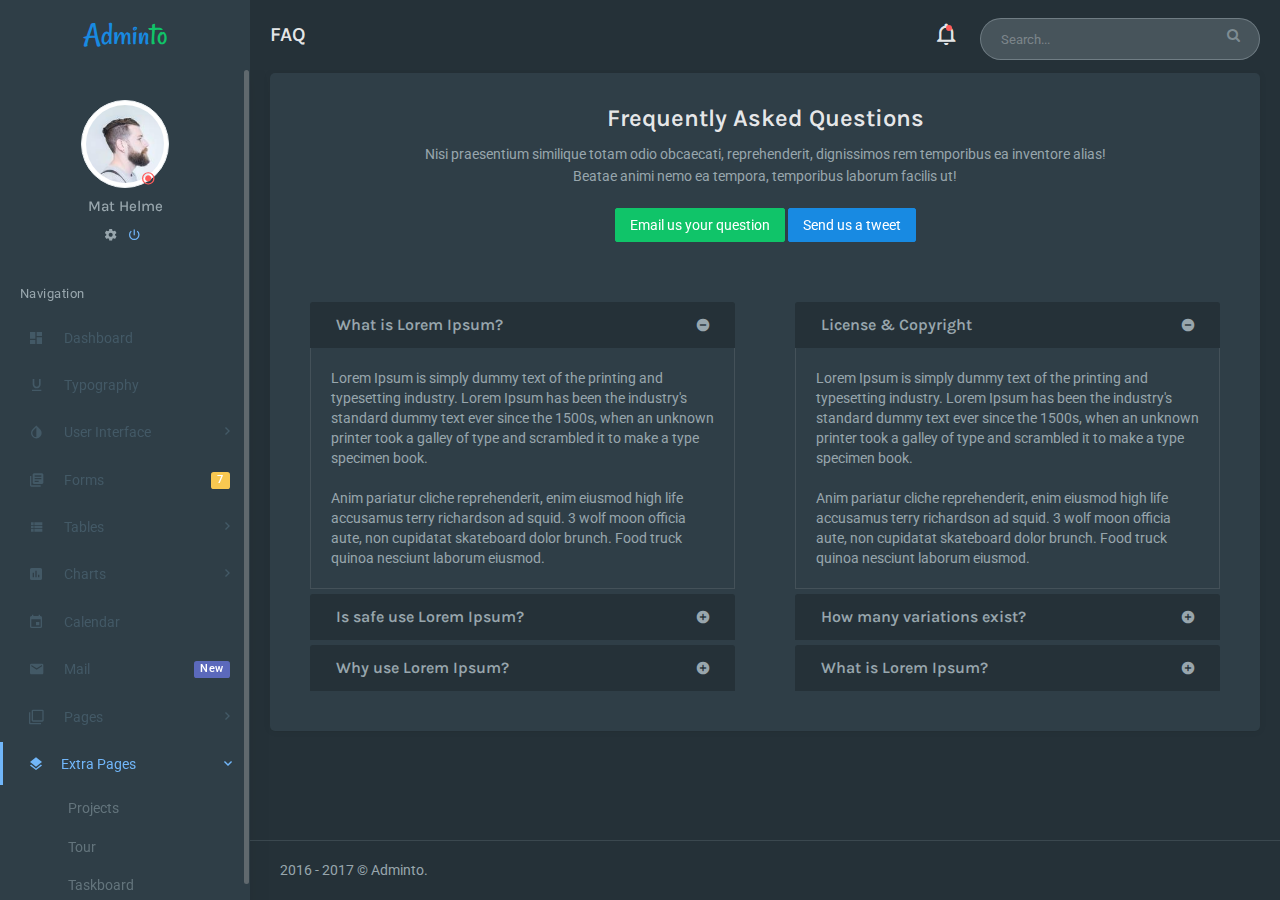
<file: extras-faq.html>
<!DOCTYPE html>
<html>
    <head>
        <meta charset="utf-8">
        <meta name="viewport" content="width=device-width, initial-scale=1.0">
        <meta name="description" content="A fully featured admin theme which can be used to build CRM, CMS, etc.">
        <meta name="author" content="Coderthemes">

        <!-- App Favicon -->
        <link rel="shortcut icon" href="assets/images/favicon.ico">

        <!-- App title -->
        <title>Adminto - Responsive Admin Dashboard Template</title>

        <!-- App CSS -->
        <link href="assets/css/bootstrap.min.css" rel="stylesheet" type="text/css" />
        <link href="assets/css/core.css" rel="stylesheet" type="text/css" />
        <link href="assets/css/components.css" rel="stylesheet" type="text/css" />
        <link href="assets/css/icons.css" rel="stylesheet" type="text/css" />
        <link href="assets/css/pages.css" rel="stylesheet" type="text/css" />
        <link href="assets/css/menu.css" rel="stylesheet" type="text/css" />
        <link href="assets/css/responsive.css" rel="stylesheet" type="text/css" />

        <!-- HTML5 Shiv and Respond.js IE8 support of HTML5 elements and media queries -->
        <!-- WARNING: Respond.js doesn't work if you view the page via file:// -->
        <!--[if lt IE 9]>
        <script src="https://oss.maxcdn.com/libs/html5shiv/3.7.0/html5shiv.js"></script>
        <script src="https://oss.maxcdn.com/libs/respond.js/1.3.0/respond.min.js"></script>
        <![endif]-->

        <script src="assets/js/modernizr.min.js"></script>

    </head>


    <body class="fixed-left">

        <!-- Begin page -->
        <div id="wrapper">

            <!-- Top Bar Start -->
            <div class="topbar">

                <!-- LOGO -->
                <div class="topbar-left">
                    <a href="index.html" class="logo"><span>Admin<span>to</span></span><i class="zmdi zmdi-layers"></i></a>
                </div>

                <!-- Button mobile view to collapse sidebar menu -->
                <div class="navbar navbar-default" role="navigation">
                    <div class="container">

                        <!-- Page title -->
                        <ul class="nav navbar-nav navbar-left">
                            <li>
                                <button class="button-menu-mobile open-left">
                                    <i class="zmdi zmdi-menu"></i>
                                </button>
                            </li>
                            <li>
                                <h4 class="page-title">FAQ</h4>
                            </li>
                        </ul>

                        <!-- Right(Notification and Searchbox -->
                        <ul class="nav navbar-nav navbar-right">
                            <li>
                                <!-- Notification -->
                                <div class="notification-box">
                                    <ul class="list-inline m-b-0">
                                        <li>
                                            <a href="javascript:void(0);" class="right-bar-toggle">
                                                <i class="zmdi zmdi-notifications-none"></i>
                                            </a>
                                            <div class="noti-dot">
                                                <span class="dot"></span>
                                                <span class="pulse"></span>
                                            </div>
                                        </li>
                                    </ul>
                                </div>
                                <!-- End Notification bar -->
                            </li>
                            <li class="hidden-xs">
                                <form role="search" class="app-search">
                                    <input type="text" placeholder="Search..."
                                           class="form-control">
                                    <a href=""><i class="fa fa-search"></i></a>
                                </form>
                            </li>
                        </ul>

                    </div><!-- end container -->
                </div><!-- end navbar -->
            </div>
            <!-- Top Bar End -->


            <!-- ========== Left Sidebar Start ========== -->
            <div class="left side-menu">
                <div class="sidebar-inner slimscrollleft">

                    <!-- User -->
                    <div class="user-box">
                        <div class="user-img">
                            <img src="assets/images/users/avatar-1.jpg" alt="user-img" title="Mat Helme" class="img-circle img-thumbnail img-responsive">
                            <div class="user-status offline"><i class="zmdi zmdi-dot-circle"></i></div>
                        </div>
                        <h5><a href="#">Mat Helme</a> </h5>
                        <ul class="list-inline">
                            <li>
                                <a href="#" >
                                    <i class="zmdi zmdi-settings"></i>
                                </a>
                            </li>

                            <li>
                                <a href="#" class="text-custom">
                                    <i class="zmdi zmdi-power"></i>
                                </a>
                            </li>
                        </ul>
                    </div>
                    <!-- End User -->

                    <!--- Sidemenu -->
                    <div id="sidebar-menu">
                        <ul>
                            <li class="text-muted menu-title">Navigation</li>

                            <li>
                                <a href="index.html" class="waves-effect"><i class="zmdi zmdi-view-dashboard"></i> <span> Dashboard </span> </a>
                            </li>

                            <li>
                                <a href="typography.html" class="waves-effect"><i class="zmdi zmdi-format-underlined"></i> <span> Typography </span> </a>
                            </li>

                            <li class="has_sub">
                                <a href="javascript:void(0);" class="waves-effect"><i class="zmdi zmdi-invert-colors"></i> <span> User Interface </span> <span class="menu-arrow"></span></a>
                                <ul class="list-unstyled">
                                    <li><a href="ui-buttons.html">Buttons</a></li>
                                    <li><a href="ui-cards.html">Cards</a></li>
                                    <li><a href="ui-draggable-cards.html">Draggable Cards</a></li>
                                    <li><a href="ui-checkbox-radio.html">Checkboxs-Radios</a></li>
                                    <li><a href="ui-material-icons.html">Material Design Icons</a></li>
                                    <li><a href="ui-font-awesome-icons.html">Font Awesome</a></li>
                                    <li><a href="ui-dripicons.html">Dripicons</a></li>
                                    <li><a href="ui-themify-icons.html">Themify Icons</a></li>
                                    <li><a href="ui-modals.html">Modals</a></li>
                                    <li><a href="ui-notification.html">Notification</a></li>
                                    <li><a href="ui-range-slider.html">Range Slider</a></li>
                                    <li><a href="ui-components.html">Components</a>
                                    <li><a href="ui-sweetalert.html">Sweet Alert</a>
                                    <li><a href="ui-treeview.html">Tree view</a>
                                    <li><a href="ui-widgets.html">Widgets</a></li>
                                </ul>
                            </li>

                            <li class="has_sub">
                                <a href="javascript:void(0);" class="waves-effect"><i class="zmdi zmdi-collection-text"></i><span class="label label-warning pull-right">7</span><span> Forms </span> </a>
                                <ul class="list-unstyled">
                                    <li><a href="form-elements.html">General Elements</a></li>
                                    <li><a href="form-advanced.html">Advanced Form</a></li>
                                    <li><a href="form-validation.html">Form Validation</a></li>
                                    <li><a href="form-wizard.html">Form Wizard</a></li>
                                    <li><a href="form-fileupload.html">Form Uploads</a></li>
                                    <li><a href="form-wysiwig.html">Wysiwig Editors</a></li>
                                    <li><a href="form-xeditable.html">X-editable</a></li>
                                </ul>
                            </li>

                            <li class="has_sub">
                                <a href="javascript:void(0);" class="waves-effect"><i class="zmdi zmdi-view-list"></i> <span> Tables </span> <span class="menu-arrow"></span></a>
                                <ul class="list-unstyled">
                                    <li><a href="tables-basic.html">Basic Tables</a></li>
                                    <li><a href="tables-datatable.html">Data Table</a></li>
                                    <li><a href="tables-responsive.html">Responsive Table</a></li>
                                    <li><a href="tables-editable.html">Editable Table</a></li>
                                    <li><a href="tables-tablesaw.html">Tablesaw Table</a></li>
                                </ul>
                            </li>

                            <li class="has_sub">
                                <a href="javascript:void(0);" class="waves-effect"><i class="zmdi zmdi-chart"></i><span> Charts </span> <span class="menu-arrow"></span></a>
                                <ul class="list-unstyled">
                                    <li><a href="chart-flot.html">Flot Chart</a></li>
                                    <li><a href="chart-morris.html">Morris Chart</a></li>
                                    <li><a href="chart-chartist.html">Chartist Charts</a></li>
                                    <li><a href="chart-chartjs.html">Chartjs Chart</a></li>
                                    <li><a href="chart-other.html">Other Chart</a></li>
                                </ul>
                            </li>

                            <li>
                                <a href="calendar.html" class="waves-effect"><i class="zmdi zmdi-calendar"></i><span> Calendar </span></a>
                            </li>

                            <li>
                                <a href="inbox.html" class="waves-effect"><i class="zmdi zmdi-email"></i><span class="label label-purple pull-right">New</span><span> Mail </span></a>
                            </li>

                            <li class="has_sub">
                                <a href="javascript:void(0);" class="waves-effect"><i class="zmdi zmdi-collection-item"></i><span> Pages </span> <span class="menu-arrow"></span></a>
                                <ul class="list-unstyled">
                                    <li><a href="page-starter.html">Starter Page</a></li>
                                    <li><a href="page-login.html">Login</a></li>
                                    <li><a href="page-register.html">Register</a></li>
                                    <li><a href="page-recoverpw.html">Recover Password</a></li>
                                    <li><a href="page-lock-screen.html">Lock Screen</a></li>
                                    <li><a href="page-confirm-mail.html">Confirm Mail</a></li>
                                    <li><a href="page-404.html">Error 404</a></li>
                                    <li><a href="page-500.html">Error 500</a></li>
                                </ul>
                            </li>

                            <li class="has_sub">
                                <a href="javascript:void(0);" class="waves-effect"><i class="zmdi zmdi-layers"></i><span>Extra Pages </span> <span class="menu-arrow"></span></a>
                                <ul class="list-unstyled">
                                    <li><a href="extras-projects.html">Projects</a></li>
                                    <li><a href="extras-tour.html">Tour</a></li>
                                    <li><a href="extras-taskboard.html">Taskboard</a></li>
                                    <li><a href="extras-taskdetail.html">Task Detail</a></li>
                                    <li><a href="extras-profile.html">Profile</a></li>
                                    <li><a href="extras-maps.html">Maps</a></li>
                                    <li><a href="extras-contact.html">Contact list</a></li>
                                    <li><a href="extras-pricing.html">Pricing</a></li>
                                    <li><a href="extras-timeline.html">Timeline</a></li>
                                    <li><a href="extras-invoice.html">Invoice</a></li>
                                    <li><a href="extras-faq.html">FAQ</a></li>
                                    <li><a href="extras-gallery.html">Gallery</a></li>
                                    <li><a href="extras-email-template.html">Email template</a></li>
                                    <li><a href="extras-maintenance.html">Maintenance</a></li>
                                    <li><a href="extras-comingsoon.html">Coming soon</a></li>
                                </ul>
                            </li>

                        </ul>
                        <div class="clearfix"></div>
                    </div>
                    <!-- Sidebar -->
                    <div class="clearfix"></div>

                </div>

            </div>
            <!-- Left Sidebar End -->



            <!-- ============================================================== -->
            <!-- Start right Content here -->
            <!-- ============================================================== -->
            <div class="content-page">
                <!-- Start content -->
                <div class="content">
                    <div class="container">

                        <div class="row">
                            <div class="col-sm-12">
                                <div class="card-box">
                                    <div class="row">
                                        <div class="col-sm-12">
                                            <div class="text-center">
                                                <h3 class="font-600">Frequently Asked Questions</h3>
                                                <p class="text-muted"> Nisi praesentium similique totam odio obcaecati, reprehenderit,
                                                    dignissimos rem temporibus ea inventore alias!<br/> Beatae animi nemo ea
                                                    tempora, temporibus laborum facilis ut!</p>

                                                <button type="button" class="btn btn-success waves-effect waves-light m-t-10">Email us your question</button>
                                                <button type="button" class="btn btn-primary waves-effect waves-light m-t-10">Send us a tweet</button>

                                            </div>
                                        </div><!-- end col -->
                                    </div><!-- end row -->

                                    <div class="row m-t-40">
                                        <div class="col-lg-6">
                                            <div class="p-20">
                                                <div class="panel-group m-b-0" id="accordion" role="tablist"
                                                     aria-multiselectable="true">
                                                    <div class="panel panel-default bx-shadow-none">
                                                        <div class="panel-heading" role="tab" id="headingOne">
                                                            <h4 class="panel-title">
                                                                <a role="button" data-toggle="collapse"
                                                                   data-parent="#accordion" href="#collapseOne"
                                                                   aria-expanded="true" aria-controls="collapseOne">
                                                                    What is Lorem Ipsum?
                                                                </a>
                                                            </h4>
                                                        </div>
                                                        <div id="collapseOne" class="panel-collapse collapse in"
                                                             role="tabpanel" aria-labelledby="headingOne">
                                                            <div class="panel-body">
                                                                Lorem Ipsum is simply dummy text of the printing and
                                                                typesetting industry. Lorem Ipsum has been the industry's
                                                                standard dummy text ever since the 1500s, when an unknown
                                                                printer took a galley of type and scrambled it to make a
                                                                type specimen book.

                                                                <br/> <br/>

                                                                Anim pariatur cliche reprehenderit, enim eiusmod high life
                                                                accusamus terry richardson ad squid. 3 wolf moon officia
                                                                aute, non cupidatat skateboard dolor brunch. Food truck
                                                                quinoa nesciunt laborum eiusmod.
                                                            </div>
                                                        </div>
                                                    </div>
                                                    <div class="panel panel-default bx-shadow-none">
                                                        <div class="panel-heading" role="tab" id="headingTwo">
                                                            <h4 class="panel-title">
                                                                <a class="collapsed" role="button" data-toggle="collapse"
                                                                   data-parent="#accordion" href="#collapseTwo"
                                                                   aria-expanded="false" aria-controls="collapseTwo">
                                                                    Is safe use Lorem Ipsum?
                                                                </a>
                                                            </h4>
                                                        </div>
                                                        <div id="collapseTwo" class="panel-collapse collapse"
                                                             role="tabpanel" aria-labelledby="headingTwo">
                                                            <div class="panel-body">
                                                                Lorem Ipsum is simply dummy text of the printing and
                                                                typesetting industry. Lorem Ipsum has been the industry's
                                                                standard dummy text ever since the 1500s, when an unknown
                                                                printer took a galley of type and scrambled it to make a
                                                                type specimen book.

                                                                <br/> <br/>

                                                                Anim pariatur cliche reprehenderit, enim eiusmod high life
                                                                accusamus terry richardson ad squid. 3 wolf moon officia
                                                                aute, non cupidatat skateboard dolor brunch. Food truck
                                                                quinoa nesciunt laborum eiusmod.
                                                            </div>
                                                        </div>
                                                    </div>
                                                    <div class="panel panel-default bx-shadow-none">
                                                        <div class="panel-heading" role="tab" id="headingThree">
                                                            <h4 class="panel-title">
                                                                <a class="collapsed" role="button" data-toggle="collapse"
                                                                   data-parent="#accordion" href="#collapseThree"
                                                                   aria-expanded="false" aria-controls="collapseThree">
                                                                    Why use Lorem Ipsum?
                                                                </a>
                                                            </h4>
                                                        </div>
                                                        <div id="collapseThree" class="panel-collapse collapse"
                                                             role="tabpanel" aria-labelledby="headingThree">
                                                            <div class="panel-body">
                                                                Lorem Ipsum is simply dummy text of the printing and
                                                                typesetting industry. Lorem Ipsum has been the industry's
                                                                standard dummy text ever since the 1500s, when an unknown
                                                                printer took a galley of type and scrambled it to make a
                                                                type specimen book.

                                                                <br/> <br/>

                                                                Anim pariatur cliche reprehenderit, enim eiusmod high life
                                                                accusamus terry richardson ad squid. 3 wolf moon officia
                                                                aute, non cupidatat skateboard dolor brunch. Food truck
                                                                quinoa nesciunt laborum eiusmod.
                                                            </div>
                                                        </div>
                                                    </div>
                                                </div>
                                            </div>
                                        </div><!-- end col -->

                                        <div class="col-lg-6">
                                            <div class="p-20">
                                                <div class="panel-group m-b-0" id="accordion1" role="tablist"
                                                     aria-multiselectable="true">
                                                    <div class="panel panel-default bx-shadow-none">
                                                        <div class="panel-heading">
                                                            <h4 class="panel-title">
                                                                <a role="button" data-toggle="collapse"
                                                                   data-parent="#accordion1" href="#faq4">
                                                                    License & Copyright
                                                                </a>
                                                            </h4>
                                                        </div>
                                                        <div id="faq4" class="panel-collapse collapse in">
                                                            <div class="panel-body">
                                                                Lorem Ipsum is simply dummy text of the printing and
                                                                typesetting industry. Lorem Ipsum has been the industry's
                                                                standard dummy text ever since the 1500s, when an unknown
                                                                printer took a galley of type and scrambled it to make a
                                                                type specimen book.

                                                                <br/> <br/>

                                                                Anim pariatur cliche reprehenderit, enim eiusmod high life
                                                                accusamus terry richardson ad squid. 3 wolf moon officia
                                                                aute, non cupidatat skateboard dolor brunch. Food truck
                                                                quinoa nesciunt laborum eiusmod.
                                                            </div>
                                                        </div>
                                                    </div>
                                                    <div class="panel panel-default bx-shadow-none">
                                                        <div class="panel-heading">
                                                            <h4 class="panel-title">
                                                                <a class="collapsed" role="button" data-toggle="collapse"
                                                                   data-parent="#accordion1" href="#faq5">
                                                                    How many variations exist?
                                                                </a>
                                                            </h4>
                                                        </div>
                                                        <div id="faq5" class="panel-collapse collapse">
                                                            <div class="panel-body">
                                                                Lorem Ipsum is simply dummy text of the printing and
                                                                typesetting industry. Lorem Ipsum has been the industry's
                                                                standard dummy text ever since the 1500s, when an unknown
                                                                printer took a galley of type and scrambled it to make a
                                                                type specimen book.

                                                                <br/> <br/>

                                                                Anim pariatur cliche reprehenderit, enim eiusmod high life
                                                                accusamus terry richardson ad squid. 3 wolf moon officia
                                                                aute, non cupidatat skateboard dolor brunch. Food truck
                                                                quinoa nesciunt laborum eiusmod.
                                                            </div>
                                                        </div>
                                                    </div>
                                                    <div class="panel panel-default bx-shadow-none">
                                                        <div class="panel-heading">
                                                            <h4 class="panel-title">
                                                                <a class="collapsed" role="button" data-toggle="collapse"
                                                                   data-parent="#accordion1" href="#faq6">
                                                                    What is Lorem Ipsum?
                                                                </a>
                                                            </h4>
                                                        </div>
                                                        <div id="faq6" class="panel-collapse collapse">
                                                            <div class="panel-body">
                                                                Lorem Ipsum is simply dummy text of the printing and
                                                                typesetting industry. Lorem Ipsum has been the industry's
                                                                standard dummy text ever since the 1500s, when an unknown
                                                                printer took a galley of type and scrambled it to make a
                                                                type specimen book.

                                                                <br/> <br/>

                                                                Anim pariatur cliche reprehenderit, enim eiusmod high life
                                                                accusamus terry richardson ad squid. 3 wolf moon officia
                                                                aute, non cupidatat skateboard dolor brunch. Food truck
                                                                quinoa nesciunt laborum eiusmod.
                                                            </div>
                                                        </div>
                                                    </div>
                                                </div>
                                            </div>
                                        </div><!-- end col -->
                                    </div><!-- end row -->

                                </div>
                            </div><!-- end col -->
                        </div>
                        <!-- end row -->


                    </div> <!-- container -->

                </div> <!-- content -->

                <footer class="footer">
                    2016 - 2017 © Adminto.
                </footer>

            </div>


            <!-- ============================================================== -->
            <!-- End Right content here -->
            <!-- ============================================================== -->


            <!-- Right Sidebar -->
            <div class="side-bar right-bar">
                <a href="javascript:void(0);" class="right-bar-toggle">
                    <i class="zmdi zmdi-close-circle-o"></i>
                </a>
                <h4 class="">Notifications</h4>
                <div class="notification-list nicescroll">
                    <ul class="list-group list-no-border user-list">
                        <li class="list-group-item">
                            <a href="#" class="user-list-item">
                                <div class="avatar">
                                    <img src="assets/images/users/avatar-2.jpg" alt="">
                                </div>
                                <div class="user-desc">
                                    <span class="name">Michael Zenaty</span>
                                    <span class="desc">There are new settings available</span>
                                    <span class="time">2 hours ago</span>
                                </div>
                            </a>
                        </li>
                        <li class="list-group-item">
                            <a href="#" class="user-list-item">
                                <div class="icon bg-info">
                                    <i class="zmdi zmdi-account"></i>
                                </div>
                                <div class="user-desc">
                                    <span class="name">New Signup</span>
                                    <span class="desc">There are new settings available</span>
                                    <span class="time">5 hours ago</span>
                                </div>
                            </a>
                        </li>
                        <li class="list-group-item">
                            <a href="#" class="user-list-item">
                                <div class="icon bg-pink">
                                    <i class="zmdi zmdi-comment"></i>
                                </div>
                                <div class="user-desc">
                                    <span class="name">New Message received</span>
                                    <span class="desc">There are new settings available</span>
                                    <span class="time">1 day ago</span>
                                </div>
                            </a>
                        </li>
                        <li class="list-group-item active">
                            <a href="#" class="user-list-item">
                                <div class="avatar">
                                    <img src="assets/images/users/avatar-3.jpg" alt="">
                                </div>
                                <div class="user-desc">
                                    <span class="name">James Anderson</span>
                                    <span class="desc">There are new settings available</span>
                                    <span class="time">2 days ago</span>
                                </div>
                            </a>
                        </li>
                        <li class="list-group-item active">
                            <a href="#" class="user-list-item">
                                <div class="icon bg-warning">
                                    <i class="zmdi zmdi-settings"></i>
                                </div>
                                <div class="user-desc">
                                    <span class="name">Settings</span>
                                    <span class="desc">There are new settings available</span>
                                    <span class="time">1 day ago</span>
                                </div>
                            </a>
                        </li>

                    </ul>
                </div>
            </div>
            <!-- /Right-bar -->

        </div>
        <!-- END wrapper -->



        <script>
            var resizefunc = [];
        </script>

        <!-- jQuery  -->
        <script src="assets/js/jquery.min.js"></script>
        <script src="assets/js/bootstrap.min.js"></script>
        <script src="assets/js/detect.js"></script>
        <script src="assets/js/fastclick.js"></script>
        <script src="assets/js/jquery.slimscroll.js"></script>
        <script src="assets/js/jquery.blockUI.js"></script>
        <script src="assets/js/waves.js"></script>
        <script src="assets/js/jquery.nicescroll.js"></script>
        <script src="assets/js/jquery.scrollTo.min.js"></script>

        <!-- App js -->
        <script src="assets/js/jquery.core.js"></script>
        <script src="assets/js/jquery.app.js"></script>

    </body>
</html>
</file>
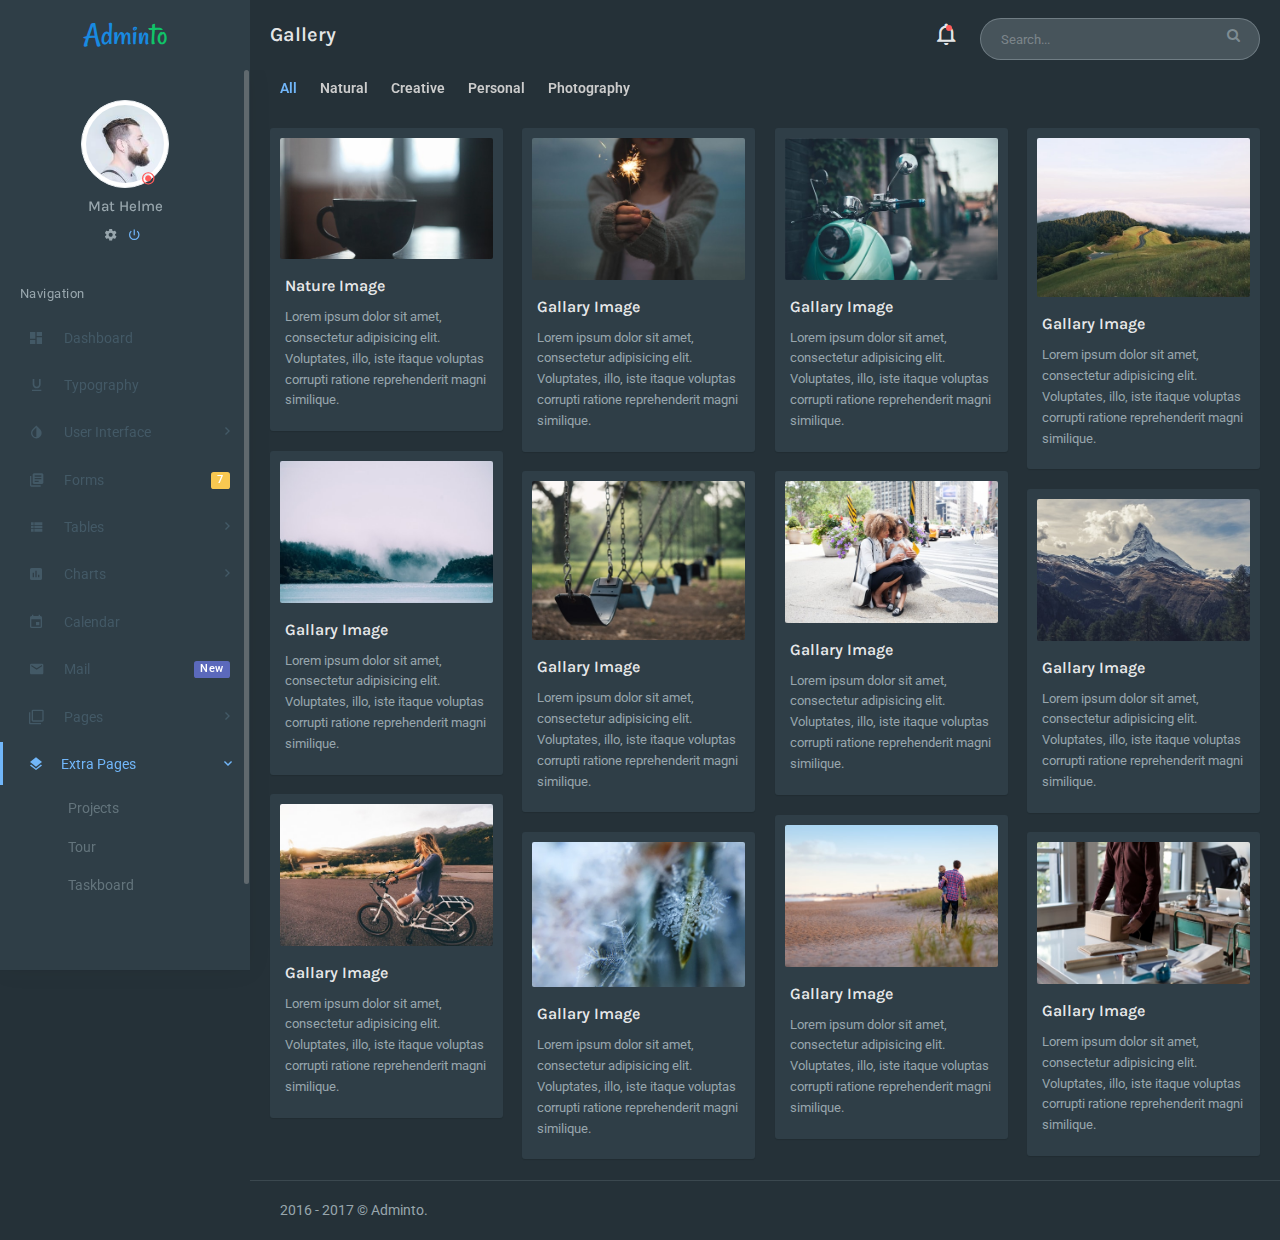
<file: extras-gallery.html>
<!DOCTYPE html>
<html>
    <head>
        <meta charset="utf-8">
        <meta name="viewport" content="width=device-width, initial-scale=1.0">
        <meta name="description" content="A fully featured admin theme which can be used to build CRM, CMS, etc.">
        <meta name="author" content="Coderthemes">

        <!-- App Favicon -->
        <link rel="shortcut icon" href="assets/images/favicon.ico">

        <!-- App title -->
        <title>Adminto - Responsive Admin Dashboard Template</title>

        <!--venobox lightbox-->
        <link rel="stylesheet" href="assets/plugins/magnific-popup/dist/magnific-popup.css"/>

        <!-- App CSS -->
        <link href="assets/css/bootstrap.min.css" rel="stylesheet" type="text/css" />
        <link href="assets/css/core.css" rel="stylesheet" type="text/css" />
        <link href="assets/css/components.css" rel="stylesheet" type="text/css" />
        <link href="assets/css/icons.css" rel="stylesheet" type="text/css" />
        <link href="assets/css/pages.css" rel="stylesheet" type="text/css" />
        <link href="assets/css/menu.css" rel="stylesheet" type="text/css" />
        <link href="assets/css/responsive.css" rel="stylesheet" type="text/css" />

        <!-- HTML5 Shiv and Respond.js IE8 support of HTML5 elements and media queries -->
        <!-- WARNING: Respond.js doesn't work if you view the page via file:// -->
        <!--[if lt IE 9]>
        <script src="https://oss.maxcdn.com/libs/html5shiv/3.7.0/html5shiv.js"></script>
        <script src="https://oss.maxcdn.com/libs/respond.js/1.3.0/respond.min.js"></script>
        <![endif]-->

        <script src="assets/js/modernizr.min.js"></script>

    </head>


    <body class="fixed-left">

        <!-- Begin page -->
        <div id="wrapper">

            <!-- Top Bar Start -->
            <div class="topbar">

                <!-- LOGO -->
                <div class="topbar-left">
                    <a href="index.html" class="logo"><span>Admin<span>to</span></span><i class="zmdi zmdi-layers"></i></a>
                </div>

                <!-- Button mobile view to collapse sidebar menu -->
                <div class="navbar navbar-default" role="navigation">
                    <div class="container">

                        <!-- Page title -->
                        <ul class="nav navbar-nav navbar-left">
                            <li>
                                <button class="button-menu-mobile open-left">
                                    <i class="zmdi zmdi-menu"></i>
                                </button>
                            </li>
                            <li>
                                <h4 class="page-title">Gallery</h4>
                            </li>
                        </ul>

                        <!-- Right(Notification and Searchbox -->
                        <ul class="nav navbar-nav navbar-right">
                            <li>
                                <!-- Notification -->
                                <div class="notification-box">
                                    <ul class="list-inline m-b-0">
                                        <li>
                                            <a href="javascript:void(0);" class="right-bar-toggle">
                                                <i class="zmdi zmdi-notifications-none"></i>
                                            </a>
                                            <div class="noti-dot">
                                                <span class="dot"></span>
                                                <span class="pulse"></span>
                                            </div>
                                        </li>
                                    </ul>
                                </div>
                                <!-- End Notification bar -->
                            </li>
                            <li class="hidden-xs">
                                <form role="search" class="app-search">
                                    <input type="text" placeholder="Search..."
                                           class="form-control">
                                    <a href=""><i class="fa fa-search"></i></a>
                                </form>
                            </li>
                        </ul>

                    </div><!-- end container -->
                </div><!-- end navbar -->
            </div>
            <!-- Top Bar End -->


            <!-- ========== Left Sidebar Start ========== -->
            <div class="left side-menu">
                <div class="sidebar-inner slimscrollleft">

                    <!-- User -->
                    <div class="user-box">
                        <div class="user-img">
                            <img src="assets/images/users/avatar-1.jpg" alt="user-img" title="Mat Helme" class="img-circle img-thumbnail img-responsive">
                            <div class="user-status offline"><i class="zmdi zmdi-dot-circle"></i></div>
                        </div>
                        <h5><a href="#">Mat Helme</a> </h5>
                        <ul class="list-inline">
                            <li>
                                <a href="#" >
                                    <i class="zmdi zmdi-settings"></i>
                                </a>
                            </li>

                            <li>
                                <a href="#" class="text-custom">
                                    <i class="zmdi zmdi-power"></i>
                                </a>
                            </li>
                        </ul>
                    </div>
                    <!-- End User -->

                    <!--- Sidemenu -->
                    <div id="sidebar-menu">
                        <ul>
                            <li class="text-muted menu-title">Navigation</li>

                            <li>
                                <a href="index.html" class="waves-effect"><i class="zmdi zmdi-view-dashboard"></i> <span> Dashboard </span> </a>
                            </li>

                            <li>
                                <a href="typography.html" class="waves-effect"><i class="zmdi zmdi-format-underlined"></i> <span> Typography </span> </a>
                            </li>

                            <li class="has_sub">
                                <a href="javascript:void(0);" class="waves-effect"><i class="zmdi zmdi-invert-colors"></i> <span> User Interface </span> <span class="menu-arrow"></span></a>
                                <ul class="list-unstyled">
                                    <li><a href="ui-buttons.html">Buttons</a></li>
                                    <li><a href="ui-cards.html">Cards</a></li>
                                    <li><a href="ui-draggable-cards.html">Draggable Cards</a></li>
                                    <li><a href="ui-checkbox-radio.html">Checkboxs-Radios</a></li>
                                    <li><a href="ui-material-icons.html">Material Design Icons</a></li>
                                    <li><a href="ui-font-awesome-icons.html">Font Awesome</a></li>
                                    <li><a href="ui-dripicons.html">Dripicons</a></li>
                                    <li><a href="ui-themify-icons.html">Themify Icons</a></li>
                                    <li><a href="ui-modals.html">Modals</a></li>
                                    <li><a href="ui-notification.html">Notification</a></li>
                                    <li><a href="ui-range-slider.html">Range Slider</a></li>
                                    <li><a href="ui-components.html">Components</a>
                                    <li><a href="ui-sweetalert.html">Sweet Alert</a>
                                    <li><a href="ui-treeview.html">Tree view</a>
                                    <li><a href="ui-widgets.html">Widgets</a></li>
                                </ul>
                            </li>

                            <li class="has_sub">
                                <a href="javascript:void(0);" class="waves-effect"><i class="zmdi zmdi-collection-text"></i><span class="label label-warning pull-right">7</span><span> Forms </span> </a>
                                <ul class="list-unstyled">
                                    <li><a href="form-elements.html">General Elements</a></li>
                                    <li><a href="form-advanced.html">Advanced Form</a></li>
                                    <li><a href="form-validation.html">Form Validation</a></li>
                                    <li><a href="form-wizard.html">Form Wizard</a></li>
                                    <li><a href="form-fileupload.html">Form Uploads</a></li>
                                    <li><a href="form-wysiwig.html">Wysiwig Editors</a></li>
                                    <li><a href="form-xeditable.html">X-editable</a></li>
                                </ul>
                            </li>

                            <li class="has_sub">
                                <a href="javascript:void(0);" class="waves-effect"><i class="zmdi zmdi-view-list"></i> <span> Tables </span> <span class="menu-arrow"></span></a>
                                <ul class="list-unstyled">
                                    <li><a href="tables-basic.html">Basic Tables</a></li>
                                    <li><a href="tables-datatable.html">Data Table</a></li>
                                    <li><a href="tables-responsive.html">Responsive Table</a></li>
                                    <li><a href="tables-editable.html">Editable Table</a></li>
                                    <li><a href="tables-tablesaw.html">Tablesaw Table</a></li>
                                </ul>
                            </li>

                            <li class="has_sub">
                                <a href="javascript:void(0);" class="waves-effect"><i class="zmdi zmdi-chart"></i><span> Charts </span> <span class="menu-arrow"></span></a>
                                <ul class="list-unstyled">
                                    <li><a href="chart-flot.html">Flot Chart</a></li>
                                    <li><a href="chart-morris.html">Morris Chart</a></li>
                                    <li><a href="chart-chartist.html">Chartist Charts</a></li>
                                    <li><a href="chart-chartjs.html">Chartjs Chart</a></li>
                                    <li><a href="chart-other.html">Other Chart</a></li>
                                </ul>
                            </li>

                            <li>
                                <a href="calendar.html" class="waves-effect"><i class="zmdi zmdi-calendar"></i><span> Calendar </span></a>
                            </li>

                            <li>
                                <a href="inbox.html" class="waves-effect"><i class="zmdi zmdi-email"></i><span class="label label-purple pull-right">New</span><span> Mail </span></a>
                            </li>

                            <li class="has_sub">
                                <a href="javascript:void(0);" class="waves-effect"><i class="zmdi zmdi-collection-item"></i><span> Pages </span> <span class="menu-arrow"></span></a>
                                <ul class="list-unstyled">
                                    <li><a href="page-starter.html">Starter Page</a></li>
                                    <li><a href="page-login.html">Login</a></li>
                                    <li><a href="page-register.html">Register</a></li>
                                    <li><a href="page-recoverpw.html">Recover Password</a></li>
                                    <li><a href="page-lock-screen.html">Lock Screen</a></li>
                                    <li><a href="page-confirm-mail.html">Confirm Mail</a></li>
                                    <li><a href="page-404.html">Error 404</a></li>
                                    <li><a href="page-500.html">Error 500</a></li>
                                </ul>
                            </li>

                            <li class="has_sub">
                                <a href="javascript:void(0);" class="waves-effect"><i class="zmdi zmdi-layers"></i><span>Extra Pages </span> <span class="menu-arrow"></span></a>
                                <ul class="list-unstyled">
                                    <li><a href="extras-projects.html">Projects</a></li>
                                    <li><a href="extras-tour.html">Tour</a></li>
                                    <li><a href="extras-taskboard.html">Taskboard</a></li>
                                    <li><a href="extras-taskdetail.html">Task Detail</a></li>
                                    <li><a href="extras-profile.html">Profile</a></li>
                                    <li><a href="extras-maps.html">Maps</a></li>
                                    <li><a href="extras-contact.html">Contact list</a></li>
                                    <li><a href="extras-pricing.html">Pricing</a></li>
                                    <li><a href="extras-timeline.html">Timeline</a></li>
                                    <li><a href="extras-invoice.html">Invoice</a></li>
                                    <li><a href="extras-faq.html">FAQ</a></li>
                                    <li><a href="extras-gallery.html">Gallery</a></li>
                                    <li><a href="extras-email-template.html">Email template</a></li>
                                    <li><a href="extras-maintenance.html">Maintenance</a></li>
                                    <li><a href="extras-comingsoon.html">Coming soon</a></li>
                                </ul>
                            </li>

                        </ul>
                        <div class="clearfix"></div>
                    </div>
                    <!-- Sidebar -->
                    <div class="clearfix"></div>

                </div>

            </div>
            <!-- Left Sidebar End -->



            <!-- ============================================================== -->
            <!-- Start right Content here -->
            <!-- ============================================================== -->
            <div class="content-page">
                <!-- Start content -->
                <div class="content">
                    <div class="container">

                        <!-- SECTION FILTER
                        ================================================== -->
                        <div class="row">
                            <div class="col-lg-12 col-md-12 col-sm-12 ">
                                <div class="portfolioFilter">
                                    <a href="#" data-filter="*" class="current waves-effect waves-custom">All</a>
                                    <a href="#" data-filter=".natural" class="waves-effect waves-custom">Natural</a>
                                    <a href="#" data-filter=".creative" class="waves-effect waves-custom">Creative</a>
                                    <a href="#" data-filter=".personal" class="waves-effect waves-custom">Personal</a>
                                    <a href="#" data-filter=".photography" class="waves-effect waves-custom">Photography</a>
                                </div>
                            </div>
                        </div>

                        <div class="row port m-b-20">
                            <div class="portfolioContainer">
                                <div class="col-sm-6 col-lg-3 col-md-4 natural personal">
                                    <div class="gal-detail thumb">
                                        <a href="assets/images/gallery/1.jpg" class="image-popup" title="Screenshot-1">
                                            <img src="assets/images/gallery/1.jpg" class="thumb-img" alt="work-thumbnail">
                                        </a>
                                        <h4>Nature Image</h4>
                                        <p class="text-muted">
                                            Lorem ipsum dolor sit amet, consectetur adipisicing elit. Voluptates, illo,
                                            iste itaque voluptas corrupti ratione reprehenderit magni similique.
                                        </p>
                                    </div>
                                </div>

                                <div class="col-sm-6 col-lg-3 col-md-4 creative personal photography">
                                    <div class="gal-detail thumb">
                                        <a href="assets/images/gallery/2.jpg" class="image-popup" title="Screenshot-2">
                                            <img src="assets/images/gallery/2.jpg" class="thumb-img" alt="work-thumbnail">
                                        </a>
                                        <h4>Gallary Image</h4>
                                        <p class="text-muted">
                                            Lorem ipsum dolor sit amet, consectetur adipisicing elit. Voluptates, illo,
                                            iste itaque voluptas corrupti ratione reprehenderit magni similique.
                                        </p>
                                    </div>
                                </div>

                                <div class="col-sm-6 col-lg-3 col-md-4 natural creative">
                                    <div class="gal-detail thumb">
                                        <a href="assets/images/gallery/3.jpg" class="image-popup" title="Screenshot-3">
                                            <img src="assets/images/gallery/3.jpg" class="thumb-img" alt="work-thumbnail">
                                        </a>
                                        <h4>Gallary Image</h4>
                                        <p class="text-muted">
                                            Lorem ipsum dolor sit amet, consectetur adipisicing elit. Voluptates, illo,
                                            iste itaque voluptas corrupti ratione reprehenderit magni similique.
                                        </p>
                                    </div>
                                </div>

                                <div class="col-sm-6 col-lg-3 col-md-4 personal photography">
                                    <div class="gal-detail thumb">
                                        <a href="assets/images/gallery/4.jpg" class="image-popup" title="Screenshot-4">
                                            <img src="assets/images/gallery/4.jpg" class="thumb-img" alt="work-thumbnail">
                                        </a>
                                        <h4>Gallary Image</h4>
                                        <p class="text-muted">
                                            Lorem ipsum dolor sit amet, consectetur adipisicing elit. Voluptates, illo,
                                            iste itaque voluptas corrupti ratione reprehenderit magni similique.
                                        </p>
                                    </div>
                                </div>

                                <div class="col-sm-6 col-lg-3 col-md-4 creative photography">
                                    <div class="gal-detail thumb">
                                        <a href="assets/images/gallery/5.jpg" class="image-popup" title="Screenshot-5">
                                            <img src="assets/images/gallery/5.jpg" class="thumb-img" alt="work-thumbnail">
                                        </a>
                                        <h4>Gallary Image</h4>

                                        <p class="text-muted">
                                            Lorem ipsum dolor sit amet, consectetur adipisicing elit. Voluptates, illo,
                                            iste itaque voluptas corrupti ratione reprehenderit magni similique.
                                        </p>
                                    </div>
                                </div>

                                <div class="col-sm-6 col-lg-3 col-md-4 natural photography">
                                    <div class="gal-detail thumb">
                                        <a href="assets/images/gallery/6.jpg" class="image-popup" title="Screenshot-6">
                                            <img src="assets/images/gallery/6.jpg" class="thumb-img" alt="work-thumbnail">
                                        </a>
                                        <h4>Gallary Image</h4>
                                        <p class="text-muted">
                                            Lorem ipsum dolor sit amet, consectetur adipisicing elit. Voluptates, illo,
                                            iste itaque voluptas corrupti ratione reprehenderit magni similique.
                                        </p>
                                    </div>
                                </div>

                                <div class="col-sm-6 col-lg-3 col-md-4 personal photography creative">
                                    <div class="gal-detail thumb">
                                        <a href="assets/images/gallery/7.jpg" class="image-popup" title="Screenshot-7">
                                            <img src="assets/images/gallery/7.jpg" class="thumb-img" alt="work-thumbnail">
                                        </a>
                                        <h4>Gallary Image</h4>
                                        <p class="text-muted">
                                            Lorem ipsum dolor sit amet, consectetur adipisicing elit. Voluptates, illo,
                                            iste itaque voluptas corrupti ratione reprehenderit magni similique.
                                        </p>
                                    </div>
                                </div>

                                <div class="col-sm-6 col-lg-3 col-md-4 creative photography natural">
                                    <div class="gal-detail thumb">
                                        <a href="assets/images/gallery/8.jpg" class="image-popup" title="Screenshot-8">
                                            <img src="assets/images/gallery/8.jpg" class="thumb-img" alt="work-thumbnail">
                                        </a>
                                        <h4>Gallary Image</h4>
                                        <p class="text-muted">
                                            Lorem ipsum dolor sit amet, consectetur adipisicing elit. Voluptates, illo,
                                            iste itaque voluptas corrupti ratione reprehenderit magni similique.
                                        </p>
                                    </div>
                                </div>

                                <div class="col-sm-6 col-lg-3 col-md-4 natural personal">
                                    <div class="gal-detail thumb">
                                        <a href="assets/images/gallery/9.jpg" class="image-popup" title="Screenshot-9">
                                            <img src="assets/images/gallery/9.jpg" class="thumb-img" alt="work-thumbnail">
                                        </a>
                                        <h4>Gallary Image</h4>
                                        <p class="text-muted">
                                            Lorem ipsum dolor sit amet, consectetur adipisicing elit. Voluptates, illo,
                                            iste itaque voluptas corrupti ratione reprehenderit magni similique.
                                        </p>
                                    </div>
                                </div>

                                <div class="col-sm-6 col-lg-3 col-md-4 photography creative">
                                    <div class="gal-detail thumb">
                                        <a href="assets/images/gallery/10.jpg" class="image-popup" title="Screenshot-10">
                                            <img src="assets/images/gallery/10.jpg" class="thumb-img" alt="work-thumbnail">
                                        </a>
                                        <h4>Gallary Image</h4>
                                        <p class="text-muted">
                                            Lorem ipsum dolor sit amet, consectetur adipisicing elit. Voluptates, illo,
                                            iste itaque voluptas corrupti ratione reprehenderit magni similique.
                                        </p>
                                    </div>
                                </div>

                                <div class="col-sm-6 col-lg-3 col-md-4 creative photography">
                                    <div class="gal-detail thumb">
                                        <a href="assets/images/gallery/11.jpg" class="image-popup" title="Screenshot-11">
                                            <img src="assets/images/gallery/11.jpg" class="thumb-img" alt="work-thumbnail">
                                        </a>
                                        <h4>Gallary Image</h4>
                                        <p class="text-muted">
                                            Lorem ipsum dolor sit amet, consectetur adipisicing elit. Voluptates, illo,
                                            iste itaque voluptas corrupti ratione reprehenderit magni similique.
                                        </p>
                                    </div>
                                </div>

                                <div class="col-sm-6 col-lg-3 col-md-4 natural creative personal">
                                        <div class="gal-detail thumb">
                                        <a href="assets/images/gallery/12.jpg" class="image-popup" title="Screenshot-12">
                                            <img src="assets/images/gallery/12.jpg" class="thumb-img" alt="work-thumbnail">
                                        </a>
                                        <h4>Gallary Image</h4>
                                        <p class="text-muted">
                                            Lorem ipsum dolor sit amet, consectetur adipisicing elit. Voluptates, illo,
                                            iste itaque voluptas corrupti ratione reprehenderit magni similique.
                                        </p>
                                    </div>
                                </div>

                            </div><!-- end portfoliocontainer-->
                        </div> <!-- End row -->


                    </div> <!-- container -->

                </div> <!-- content -->

                <footer class="footer">
                    2016 - 2017 © Adminto.
                </footer>

            </div>


            <!-- ============================================================== -->
            <!-- End Right content here -->
            <!-- ============================================================== -->


            <!-- Right Sidebar -->
            <div class="side-bar right-bar">
                <a href="javascript:void(0);" class="right-bar-toggle">
                    <i class="zmdi zmdi-close-circle-o"></i>
                </a>
                <h4 class="">Notifications</h4>
                <div class="notification-list nicescroll">
                    <ul class="list-group list-no-border user-list">
                        <li class="list-group-item">
                            <a href="#" class="user-list-item">
                                <div class="avatar">
                                    <img src="assets/images/users/avatar-2.jpg" alt="">
                                </div>
                                <div class="user-desc">
                                    <span class="name">Michael Zenaty</span>
                                    <span class="desc">There are new settings available</span>
                                    <span class="time">2 hours ago</span>
                                </div>
                            </a>
                        </li>
                        <li class="list-group-item">
                            <a href="#" class="user-list-item">
                                <div class="icon bg-info">
                                    <i class="zmdi zmdi-account"></i>
                                </div>
                                <div class="user-desc">
                                    <span class="name">New Signup</span>
                                    <span class="desc">There are new settings available</span>
                                    <span class="time">5 hours ago</span>
                                </div>
                            </a>
                        </li>
                        <li class="list-group-item">
                            <a href="#" class="user-list-item">
                                <div class="icon bg-pink">
                                    <i class="zmdi zmdi-comment"></i>
                                </div>
                                <div class="user-desc">
                                    <span class="name">New Message received</span>
                                    <span class="desc">There are new settings available</span>
                                    <span class="time">1 day ago</span>
                                </div>
                            </a>
                        </li>
                        <li class="list-group-item active">
                            <a href="#" class="user-list-item">
                                <div class="avatar">
                                    <img src="assets/images/users/avatar-3.jpg" alt="">
                                </div>
                                <div class="user-desc">
                                    <span class="name">James Anderson</span>
                                    <span class="desc">There are new settings available</span>
                                    <span class="time">2 days ago</span>
                                </div>
                            </a>
                        </li>
                        <li class="list-group-item active">
                            <a href="#" class="user-list-item">
                                <div class="icon bg-warning">
                                    <i class="zmdi zmdi-settings"></i>
                                </div>
                                <div class="user-desc">
                                    <span class="name">Settings</span>
                                    <span class="desc">There are new settings available</span>
                                    <span class="time">1 day ago</span>
                                </div>
                            </a>
                        </li>

                    </ul>
                </div>
            </div>
            <!-- /Right-bar -->

        </div>
        <!-- END wrapper -->



        <script>
            var resizefunc = [];
        </script>

        <!-- jQuery  -->
        <script src="assets/js/jquery.min.js"></script>
        <script src="assets/js/bootstrap.min.js"></script>
        <script src="assets/js/detect.js"></script>
        <script src="assets/js/fastclick.js"></script>
        <script src="assets/js/jquery.slimscroll.js"></script>
        <script src="assets/js/jquery.blockUI.js"></script>
        <script src="assets/js/waves.js"></script>
        <script src="assets/js/jquery.nicescroll.js"></script>
        <script src="assets/js/jquery.scrollTo.min.js"></script>

        <!-- isotope filter plugin -->
        <script type="text/javascript" src="assets/plugins/isotope/dist/isotope.pkgd.min.js"></script>

        <!-- Magnific popup -->
        <script type="text/javascript" src="assets/plugins/magnific-popup/dist/jquery.magnific-popup.min.js"></script>

        <!-- App js -->
        <script src="assets/js/jquery.core.js"></script>
        <script src="assets/js/jquery.app.js"></script>

        <script type="text/javascript">
            $(window).load(function(){
                var $container = $('.portfolioContainer');
                $container.isotope({
                    filter: '*',
                    animationOptions: {
                        duration: 750,
                        easing: 'linear',
                        queue: false
                    }
                });

                $('.portfolioFilter a').click(function(){
                    $('.portfolioFilter .current').removeClass('current');
                    $(this).addClass('current');

                    var selector = $(this).attr('data-filter');
                    $container.isotope({
                        filter: selector,
                        animationOptions: {
                            duration: 750,
                            easing: 'linear',
                            queue: false
                        }
                    });
                    return false;
                });
            });
            $(document).ready(function() {
                $('.image-popup').magnificPopup({
                    type: 'image',
                    closeOnContentClick: true,
                    mainClass: 'mfp-fade',
                    gallery: {
                        enabled: true,
                        navigateByImgClick: true,
                        preload: [0,1] // Will preload 0 - before current, and 1 after the current image
                    }
                });
            });
        </script>

    </body>
</html>
</file>
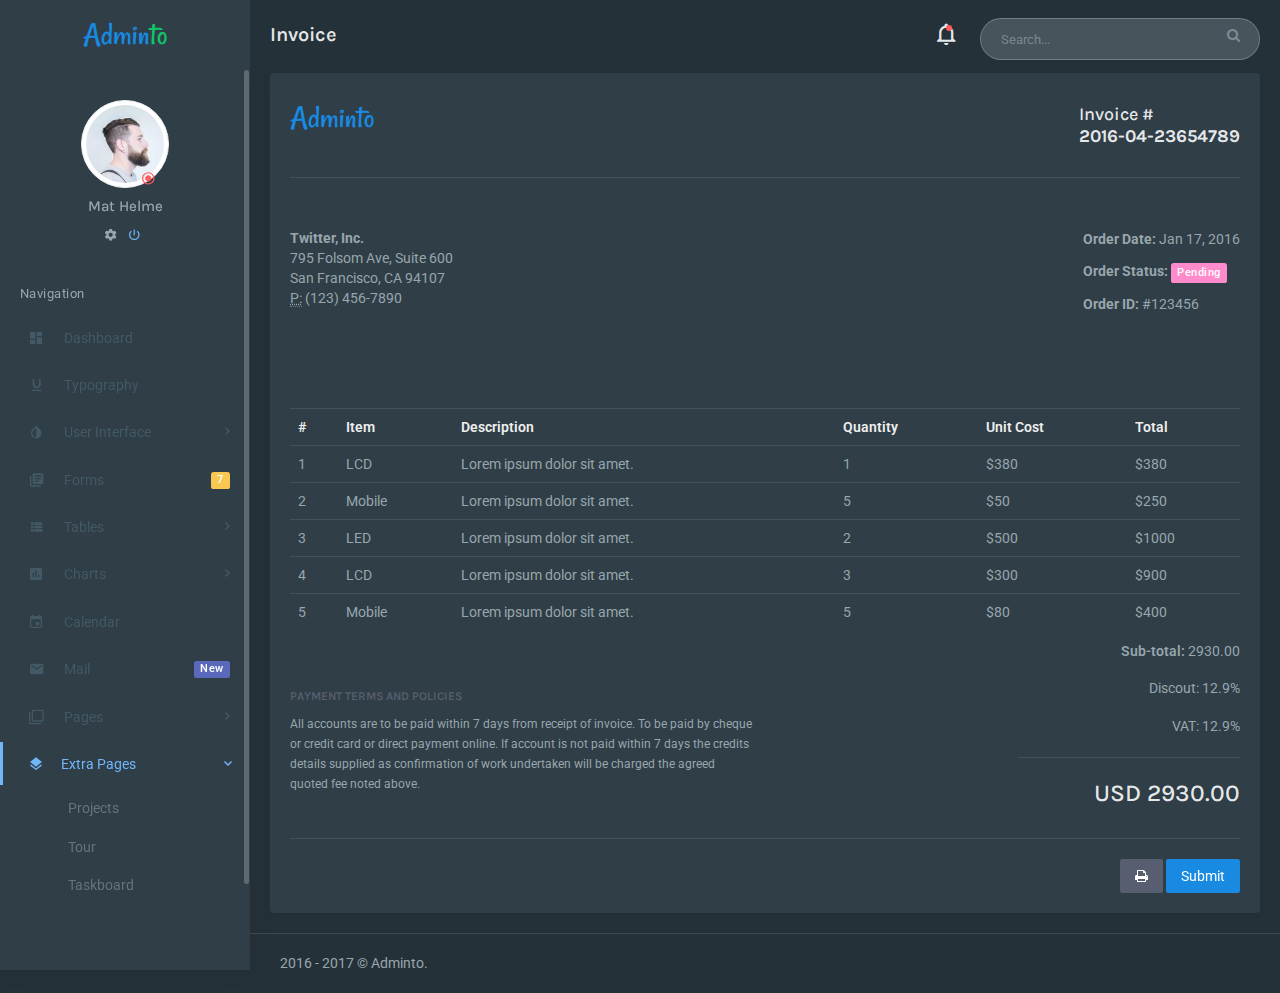
<file: extras-invoice.html>
<!DOCTYPE html>
<html>
    <head>
        <meta charset="utf-8">
        <meta name="viewport" content="width=device-width, initial-scale=1.0">
        <meta name="description" content="A fully featured admin theme which can be used to build CRM, CMS, etc.">
        <meta name="author" content="Coderthemes">

        <!-- App Favicon -->
        <link rel="shortcut icon" href="assets/images/favicon.ico">

        <!-- App title -->
        <title>Adminto - Responsive Admin Dashboard Template</title>

        <!-- App CSS -->
        <link href="assets/css/bootstrap.min.css" rel="stylesheet" type="text/css" />
        <link href="assets/css/core.css" rel="stylesheet" type="text/css" />
        <link href="assets/css/components.css" rel="stylesheet" type="text/css" />
        <link href="assets/css/icons.css" rel="stylesheet" type="text/css" />
        <link href="assets/css/pages.css" rel="stylesheet" type="text/css" />
        <link href="assets/css/menu.css" rel="stylesheet" type="text/css" />
        <link href="assets/css/responsive.css" rel="stylesheet" type="text/css" />

        <!-- HTML5 Shiv and Respond.js IE8 support of HTML5 elements and media queries -->
        <!-- WARNING: Respond.js doesn't work if you view the page via file:// -->
        <!--[if lt IE 9]>
        <script src="https://oss.maxcdn.com/libs/html5shiv/3.7.0/html5shiv.js"></script>
        <script src="https://oss.maxcdn.com/libs/respond.js/1.3.0/respond.min.js"></script>
        <![endif]-->

        <script src="assets/js/modernizr.min.js"></script>

    </head>


    <body class="fixed-left">

        <!-- Begin page -->
        <div id="wrapper">

            <!-- Top Bar Start -->
            <div class="topbar">

                <!-- LOGO -->
                <div class="topbar-left">
                    <a href="index.html" class="logo"><span>Admin<span>to</span></span><i class="zmdi zmdi-layers"></i></a>
                </div>

                <!-- Button mobile view to collapse sidebar menu -->
                <div class="navbar navbar-default" role="navigation">
                    <div class="container">

                        <!-- Page title -->
                        <ul class="nav navbar-nav navbar-left">
                            <li>
                                <button class="button-menu-mobile open-left">
                                    <i class="zmdi zmdi-menu"></i>
                                </button>
                            </li>
                            <li>
                                <h4 class="page-title">Invoice</h4>
                            </li>
                        </ul>

                        <!-- Right(Notification and Searchbox -->
                        <ul class="nav navbar-nav navbar-right">
                            <li>
                                <!-- Notification -->
                                <div class="notification-box">
                                    <ul class="list-inline m-b-0">
                                        <li>
                                            <a href="javascript:void(0);" class="right-bar-toggle">
                                                <i class="zmdi zmdi-notifications-none"></i>
                                            </a>
                                            <div class="noti-dot">
                                                <span class="dot"></span>
                                                <span class="pulse"></span>
                                            </div>
                                        </li>
                                    </ul>
                                </div>
                                <!-- End Notification bar -->
                            </li>
                            <li class="hidden-xs">
                                <form role="search" class="app-search">
                                    <input type="text" placeholder="Search..."
                                           class="form-control">
                                    <a href=""><i class="fa fa-search"></i></a>
                                </form>
                            </li>
                        </ul>

                    </div><!-- end container -->
                </div><!-- end navbar -->
            </div>
            <!-- Top Bar End -->


            <!-- ========== Left Sidebar Start ========== -->
            <div class="left side-menu">
                <div class="sidebar-inner slimscrollleft">

                    <!-- User -->
                    <div class="user-box">
                        <div class="user-img">
                            <img src="assets/images/users/avatar-1.jpg" alt="user-img" title="Mat Helme" class="img-circle img-thumbnail img-responsive">
                            <div class="user-status offline"><i class="zmdi zmdi-dot-circle"></i></div>
                        </div>
                        <h5><a href="#">Mat Helme</a> </h5>
                        <ul class="list-inline">
                            <li>
                                <a href="#" >
                                    <i class="zmdi zmdi-settings"></i>
                                </a>
                            </li>

                            <li>
                                <a href="#" class="text-custom">
                                    <i class="zmdi zmdi-power"></i>
                                </a>
                            </li>
                        </ul>
                    </div>
                    <!-- End User -->

                    <!--- Sidemenu -->
                    <div id="sidebar-menu">
                        <ul>
                            <li class="text-muted menu-title">Navigation</li>

                            <li>
                                <a href="index.html" class="waves-effect"><i class="zmdi zmdi-view-dashboard"></i> <span> Dashboard </span> </a>
                            </li>

                            <li>
                                <a href="typography.html" class="waves-effect"><i class="zmdi zmdi-format-underlined"></i> <span> Typography </span> </a>
                            </li>

                            <li class="has_sub">
                                <a href="javascript:void(0);" class="waves-effect"><i class="zmdi zmdi-invert-colors"></i> <span> User Interface </span> <span class="menu-arrow"></span></a>
                                <ul class="list-unstyled">
                                    <li><a href="ui-buttons.html">Buttons</a></li>
                                    <li><a href="ui-cards.html">Cards</a></li>
                                    <li><a href="ui-draggable-cards.html">Draggable Cards</a></li>
                                    <li><a href="ui-checkbox-radio.html">Checkboxs-Radios</a></li>
                                    <li><a href="ui-material-icons.html">Material Design Icons</a></li>
                                    <li><a href="ui-font-awesome-icons.html">Font Awesome</a></li>
                                    <li><a href="ui-dripicons.html">Dripicons</a></li>
                                    <li><a href="ui-themify-icons.html">Themify Icons</a></li>
                                    <li><a href="ui-modals.html">Modals</a></li>
                                    <li><a href="ui-notification.html">Notification</a></li>
                                    <li><a href="ui-range-slider.html">Range Slider</a></li>
                                    <li><a href="ui-components.html">Components</a>
                                    <li><a href="ui-sweetalert.html">Sweet Alert</a>
                                    <li><a href="ui-treeview.html">Tree view</a>
                                    <li><a href="ui-widgets.html">Widgets</a></li>
                                </ul>
                            </li>

                            <li class="has_sub">
                                <a href="javascript:void(0);" class="waves-effect"><i class="zmdi zmdi-collection-text"></i><span class="label label-warning pull-right">7</span><span> Forms </span> </a>
                                <ul class="list-unstyled">
                                    <li><a href="form-elements.html">General Elements</a></li>
                                    <li><a href="form-advanced.html">Advanced Form</a></li>
                                    <li><a href="form-validation.html">Form Validation</a></li>
                                    <li><a href="form-wizard.html">Form Wizard</a></li>
                                    <li><a href="form-fileupload.html">Form Uploads</a></li>
                                    <li><a href="form-wysiwig.html">Wysiwig Editors</a></li>
                                    <li><a href="form-xeditable.html">X-editable</a></li>
                                </ul>
                            </li>

                            <li class="has_sub">
                                <a href="javascript:void(0);" class="waves-effect"><i class="zmdi zmdi-view-list"></i> <span> Tables </span> <span class="menu-arrow"></span></a>
                                <ul class="list-unstyled">
                                    <li><a href="tables-basic.html">Basic Tables</a></li>
                                    <li><a href="tables-datatable.html">Data Table</a></li>
                                    <li><a href="tables-responsive.html">Responsive Table</a></li>
                                    <li><a href="tables-editable.html">Editable Table</a></li>
                                    <li><a href="tables-tablesaw.html">Tablesaw Table</a></li>
                                </ul>
                            </li>

                            <li class="has_sub">
                                <a href="javascript:void(0);" class="waves-effect"><i class="zmdi zmdi-chart"></i><span> Charts </span> <span class="menu-arrow"></span></a>
                                <ul class="list-unstyled">
                                    <li><a href="chart-flot.html">Flot Chart</a></li>
                                    <li><a href="chart-morris.html">Morris Chart</a></li>
                                    <li><a href="chart-chartist.html">Chartist Charts</a></li>
                                    <li><a href="chart-chartjs.html">Chartjs Chart</a></li>
                                    <li><a href="chart-other.html">Other Chart</a></li>
                                </ul>
                            </li>

                            <li>
                                <a href="calendar.html" class="waves-effect"><i class="zmdi zmdi-calendar"></i><span> Calendar </span></a>
                            </li>

                            <li>
                                <a href="inbox.html" class="waves-effect"><i class="zmdi zmdi-email"></i><span class="label label-purple pull-right">New</span><span> Mail </span></a>
                            </li>

                            <li class="has_sub">
                                <a href="javascript:void(0);" class="waves-effect"><i class="zmdi zmdi-collection-item"></i><span> Pages </span> <span class="menu-arrow"></span></a>
                                <ul class="list-unstyled">
                                    <li><a href="page-starter.html">Starter Page</a></li>
                                    <li><a href="page-login.html">Login</a></li>
                                    <li><a href="page-register.html">Register</a></li>
                                    <li><a href="page-recoverpw.html">Recover Password</a></li>
                                    <li><a href="page-lock-screen.html">Lock Screen</a></li>
                                    <li><a href="page-confirm-mail.html">Confirm Mail</a></li>
                                    <li><a href="page-404.html">Error 404</a></li>
                                    <li><a href="page-500.html">Error 500</a></li>
                                </ul>
                            </li>

                            <li class="has_sub">
                                <a href="javascript:void(0);" class="waves-effect"><i class="zmdi zmdi-layers"></i><span>Extra Pages </span> <span class="menu-arrow"></span></a>
                                <ul class="list-unstyled">
                                    <li><a href="extras-projects.html">Projects</a></li>
                                    <li><a href="extras-tour.html">Tour</a></li>
                                    <li><a href="extras-taskboard.html">Taskboard</a></li>
                                    <li><a href="extras-taskdetail.html">Task Detail</a></li>
                                    <li><a href="extras-profile.html">Profile</a></li>
                                    <li><a href="extras-maps.html">Maps</a></li>
                                    <li><a href="extras-contact.html">Contact list</a></li>
                                    <li><a href="extras-pricing.html">Pricing</a></li>
                                    <li><a href="extras-timeline.html">Timeline</a></li>
                                    <li><a href="extras-invoice.html">Invoice</a></li>
                                    <li><a href="extras-faq.html">FAQ</a></li>
                                    <li><a href="extras-gallery.html">Gallery</a></li>
                                    <li><a href="extras-email-template.html">Email template</a></li>
                                    <li><a href="extras-maintenance.html">Maintenance</a></li>
                                    <li><a href="extras-comingsoon.html">Coming soon</a></li>
                                </ul>
                            </li>

                        </ul>
                        <div class="clearfix"></div>
                    </div>
                    <!-- Sidebar -->
                    <div class="clearfix"></div>

                </div>

            </div>
            <!-- Left Sidebar End -->



            <!-- ============================================================== -->
            <!-- Start right Content here -->
            <!-- ============================================================== -->
            <div class="content-page">
                <!-- Start content -->
                <div class="content">
                    <div class="container">

                        <div class="row">
                            <div class="col-md-12">
                                <div class="panel panel-default">
                                    <!-- <div class="panel-heading">
                                        <h4>Invoice</h4>
                                    </div> -->
                                    <div class="panel-body">
                                        <div class="clearfix">
                                            <div class="pull-left">
                                                <h3 class="logo">Adminto</h3>
                                            </div>
                                            <div class="pull-right">
                                                <h4>Invoice # <br>
                                                    <strong>2016-04-23654789</strong>
                                                </h4>
                                            </div>
                                        </div>
                                        <hr>
                                        <div class="row">
                                            <div class="col-md-12">

                                                <div class="pull-left m-t-30">
                                                    <address>
                                                      <strong>Twitter, Inc.</strong><br>
                                                      795 Folsom Ave, Suite 600<br>
                                                      San Francisco, CA 94107<br>
                                                      <abbr title="Phone">P:</abbr> (123) 456-7890
                                                      </address>
                                                </div>
                                                <div class="pull-right m-t-30">
                                                    <p><strong>Order Date: </strong> Jan 17, 2016</p>
                                                    <p class="m-t-10"><strong>Order Status: </strong> <span class="label label-pink">Pending</span></p>
                                                    <p class="m-t-10"><strong>Order ID: </strong> #123456</p>
                                                </div>
                                            </div><!-- end col -->
                                        </div>
                                        <!-- end row -->

                                        <div class="m-h-50"></div>

                                        <div class="row">
                                            <div class="col-md-12">
                                                <div class="table-responsive">
                                                    <table class="table m-t-30">
                                                        <thead>
                                                            <tr><th>#</th>
                                                            <th>Item</th>
                                                            <th>Description</th>
                                                            <th>Quantity</th>
                                                            <th>Unit Cost</th>
                                                            <th>Total</th>
                                                        </tr></thead>
                                                        <tbody>
                                                            <tr>
                                                                <td>1</td>
                                                                <td>LCD</td>
                                                                <td>Lorem ipsum dolor sit amet.</td>
                                                                <td>1</td>
                                                                <td>$380</td>
                                                                <td>$380</td>
                                                            </tr>
                                                            <tr>
                                                                <td>2</td>
                                                                <td>Mobile</td>
                                                                <td>Lorem ipsum dolor sit amet.</td>
                                                                <td>5</td>
                                                                <td>$50</td>
                                                                <td>$250</td>
                                                            </tr>
                                                            <tr>
                                                                <td>3</td>
                                                                <td>LED</td>
                                                                <td>Lorem ipsum dolor sit amet.</td>
                                                                <td>2</td>
                                                                <td>$500</td>
                                                                <td>$1000</td>
                                                            </tr>
                                                            <tr>
                                                                <td>4</td>
                                                                <td>LCD</td>
                                                                <td>Lorem ipsum dolor sit amet.</td>
                                                                <td>3</td>
                                                                <td>$300</td>
                                                                <td>$900</td>
                                                            </tr>
                                                            <tr>
                                                                <td>5</td>
                                                                <td>Mobile</td>
                                                                <td>Lorem ipsum dolor sit amet.</td>
                                                                <td>5</td>
                                                                <td>$80</td>
                                                                <td>$400</td>
                                                            </tr>
                                                        </tbody>
                                                    </table>
                                                </div>
                                            </div>
                                        </div>
                                        <div class="row">
                                            <div class="col-md-6 col-sm-6 col-xs-6">
                                                <div class="clearfix m-t-40">
                                                    <h5 class="small text-inverse font-600">PAYMENT TERMS AND POLICIES</h5>

                                                    <small>
                                                        All accounts are to be paid within 7 days from receipt of
                                                        invoice. To be paid by cheque or credit card or direct payment
                                                        online. If account is not paid within 7 days the credits details
                                                        supplied as confirmation of work undertaken will be charged the
                                                        agreed quoted fee noted above.
                                                    </small>
                                                </div>
                                            </div>
                                            <div class="col-md-3 col-sm-6 col-xs-6 col-md-offset-3">
                                                <p class="text-right"><b>Sub-total:</b> 2930.00</p>
                                                <p class="text-right">Discout: 12.9%</p>
                                                <p class="text-right">VAT: 12.9%</p>
                                                <hr>
                                                <h3 class="text-right">USD 2930.00</h3>
                                            </div>
                                        </div>
                                        <hr>
                                        <div class="hidden-print">
                                            <div class="pull-right">
                                                <a href="javascript:window.print()" class="btn btn-inverse waves-effect waves-light"><i class="fa fa-print"></i></a>
                                                <a href="#" class="btn btn-primary waves-effect waves-light">Submit</a>
                                            </div>
                                        </div>
                                    </div>
                                </div>

                            </div>

                        </div>
                        <!-- end row -->


                    </div> <!-- container -->

                </div> <!-- content -->

                <footer class="footer">
                    2016 - 2017 © Adminto.
                </footer>

            </div>


            <!-- ============================================================== -->
            <!-- End Right content here -->
            <!-- ============================================================== -->


            <!-- Right Sidebar -->
            <div class="side-bar right-bar">
                <a href="javascript:void(0);" class="right-bar-toggle">
                    <i class="zmdi zmdi-close-circle-o"></i>
                </a>
                <h4 class="">Notifications</h4>
                <div class="notification-list nicescroll">
                    <ul class="list-group list-no-border user-list">
                        <li class="list-group-item">
                            <a href="#" class="user-list-item">
                                <div class="avatar">
                                    <img src="assets/images/users/avatar-2.jpg" alt="">
                                </div>
                                <div class="user-desc">
                                    <span class="name">Michael Zenaty</span>
                                    <span class="desc">There are new settings available</span>
                                    <span class="time">2 hours ago</span>
                                </div>
                            </a>
                        </li>
                        <li class="list-group-item">
                            <a href="#" class="user-list-item">
                                <div class="icon bg-info">
                                    <i class="zmdi zmdi-account"></i>
                                </div>
                                <div class="user-desc">
                                    <span class="name">New Signup</span>
                                    <span class="desc">There are new settings available</span>
                                    <span class="time">5 hours ago</span>
                                </div>
                            </a>
                        </li>
                        <li class="list-group-item">
                            <a href="#" class="user-list-item">
                                <div class="icon bg-pink">
                                    <i class="zmdi zmdi-comment"></i>
                                </div>
                                <div class="user-desc">
                                    <span class="name">New Message received</span>
                                    <span class="desc">There are new settings available</span>
                                    <span class="time">1 day ago</span>
                                </div>
                            </a>
                        </li>
                        <li class="list-group-item active">
                            <a href="#" class="user-list-item">
                                <div class="avatar">
                                    <img src="assets/images/users/avatar-3.jpg" alt="">
                                </div>
                                <div class="user-desc">
                                    <span class="name">James Anderson</span>
                                    <span class="desc">There are new settings available</span>
                                    <span class="time">2 days ago</span>
                                </div>
                            </a>
                        </li>
                        <li class="list-group-item active">
                            <a href="#" class="user-list-item">
                                <div class="icon bg-warning">
                                    <i class="zmdi zmdi-settings"></i>
                                </div>
                                <div class="user-desc">
                                    <span class="name">Settings</span>
                                    <span class="desc">There are new settings available</span>
                                    <span class="time">1 day ago</span>
                                </div>
                            </a>
                        </li>

                    </ul>
                </div>
            </div>
            <!-- /Right-bar -->

        </div>
        <!-- END wrapper -->



        <script>
            var resizefunc = [];
        </script>

        <!-- jQuery  -->
        <script src="assets/js/jquery.min.js"></script>
        <script src="assets/js/bootstrap.min.js"></script>
        <script src="assets/js/detect.js"></script>
        <script src="assets/js/fastclick.js"></script>
        <script src="assets/js/jquery.slimscroll.js"></script>
        <script src="assets/js/jquery.blockUI.js"></script>
        <script src="assets/js/waves.js"></script>
        <script src="assets/js/jquery.nicescroll.js"></script>
        <script src="assets/js/jquery.scrollTo.min.js"></script>

        <!-- App js -->
        <script src="assets/js/jquery.core.js"></script>
        <script src="assets/js/jquery.app.js"></script>

    </body>
</html>
</file>
<file: assets/plugins/fullcalendar/dist/fullcalendar.css>
/*!
 * FullCalendar v2.3.2 Stylesheet
 * Docs & License: http://fullcalendar.io/
 * (c) 2015 Adam Shaw
 */


.fc {
	direction: ltr;
	text-align: left;
}

.fc-rtl {
	text-align: right;
}

body .fc { /* extra precedence to overcome jqui */
	font-size: 1em;
}


/* Colors
--------------------------------------------------------------------------------------------------*/

.fc-unthemed th,
.fc-unthemed td,
.fc-unthemed thead,
.fc-unthemed tbody,
.fc-unthemed .fc-divider,
.fc-unthemed .fc-row,
.fc-unthemed .fc-popover {
	border-color: #ddd;
}

.fc-unthemed .fc-popover {
	background-color: #fff;
}

.fc-unthemed .fc-divider,
.fc-unthemed .fc-popover .fc-header {
	background: #eee;
}

.fc-unthemed .fc-popover .fc-header .fc-close {
	color: #666;
}

.fc-unthemed .fc-today {
	background: #fcf8e3;
}

.fc-highlight { /* when user is selecting cells */
	background: #bce8f1;
	opacity: .3;
	filter: alpha(opacity=30); /* for IE */
}

.fc-bgevent { /* default look for background events */
	background: rgb(143, 223, 130);
	opacity: .3;
	filter: alpha(opacity=30); /* for IE */
}

.fc-nonbusiness { /* default look for non-business-hours areas */
	/* will inherit .fc-bgevent's styles */
	background: #d7d7d7;
}


/* Icons (inline elements with styled text that mock arrow icons)
--------------------------------------------------------------------------------------------------*/

.fc-icon {
	display: inline-block;
	width: 1em;
	height: 1em;
	line-height: 1em;
	font-size: 1em;
	text-align: center;
	overflow: hidden;
	font-family: "Courier New", Courier, monospace;

	/* don't allow browser text-selection */
	-webkit-touch-callout: none;
	-webkit-user-select: none;
	-khtml-user-select: none;
	-moz-user-select: none;
	-ms-user-select: none;
	user-select: none;
	}

/*
Acceptable font-family overrides for individual icons:
	"Arial", sans-serif
	"Times New Roman", serif

NOTE: use percentage font sizes or else old IE chokes
*/

.fc-icon:after {
	position: relative;
	margin: 0 -1em; /* ensures character will be centered, regardless of width */
}

.fc-icon-left-single-arrow:after {
	content: "\02039";
	font-weight: bold;
	font-size: 200%;
	top: -7%;
	left: 3%;
}

.fc-icon-right-single-arrow:after {
	content: "\0203A";
	font-weight: bold;
	font-size: 200%;
	top: -7%;
	left: -3%;
}

.fc-icon-left-double-arrow:after {
	content: "\000AB";
	font-size: 160%;
	top: -7%;
}

.fc-icon-right-double-arrow:after {
	content: "\000BB";
	font-size: 160%;
	top: -7%;
}

.fc-icon-left-triangle:after {
	content: "\25C4";
	font-size: 125%;
	top: 3%;
	left: -2%;
}

.fc-icon-right-triangle:after {
	content: "\25BA";
	font-size: 125%;
	top: 3%;
	left: 2%;
}

.fc-icon-down-triangle:after {
	content: "\25BC";
	font-size: 125%;
	top: 2%;
}

.fc-icon-x:after {
	content: "\000D7";
	font-size: 200%;
	top: 6%;
}


/* Buttons (styled <button> tags, normalized to work cross-browser)
--------------------------------------------------------------------------------------------------*/

.fc button {
	/* force height to include the border and padding */
	-moz-box-sizing: border-box;
	-webkit-box-sizing: border-box;
	box-sizing: border-box;

	/* dimensions */
	margin: 0;
	height: 2.1em;
	padding: 0 .6em;

	/* text & cursor */
	font-size: 1em; /* normalize */
	white-space: nowrap;
	cursor: pointer;
}

/* Firefox has an annoying inner border */
.fc button::-moz-focus-inner { margin: 0; padding: 0; }
	
.fc-state-default { /* non-theme */
	border: 1px solid;
}

.fc-state-default.fc-corner-left { /* non-theme */
	border-top-left-radius: 4px;
	border-bottom-left-radius: 4px;
}

.fc-state-default.fc-corner-right { /* non-theme */
	border-top-right-radius: 4px;
	border-bottom-right-radius: 4px;
}

/* icons in buttons */

.fc button .fc-icon { /* non-theme */
	position: relative;
	top: -0.05em; /* seems to be a good adjustment across browsers */
	margin: 0 .2em;
	vertical-align: middle;
}
	
/*
  button states
  borrowed from twitter bootstrap (http://twitter.github.com/bootstrap/)
*/

.fc-state-default {
	background-color: #f5f5f5;
	background-image: -moz-linear-gradient(top, #ffffff, #e6e6e6);
	background-image: -webkit-gradient(linear, 0 0, 0 100%, from(#ffffff), to(#e6e6e6));
	background-image: -webkit-linear-gradient(top, #ffffff, #e6e6e6);
	background-image: -o-linear-gradient(top, #ffffff, #e6e6e6);
	background-image: linear-gradient(to bottom, #ffffff, #e6e6e6);
	background-repeat: repeat-x;
	border-color: #e6e6e6 #e6e6e6 #bfbfbf;
	border-color: rgba(0, 0, 0, 0.1) rgba(0, 0, 0, 0.1) rgba(0, 0, 0, 0.25);
	color: #333;
	text-shadow: 0 1px 1px rgba(255, 255, 255, 0.75);
	box-shadow: inset 0 1px 0 rgba(255, 255, 255, 0.2), 0 1px 2px rgba(0, 0, 0, 0.05);
}

.fc-state-hover,
.fc-state-down,
.fc-state-active,
.fc-state-disabled {
	color: #333333;
	background-color: #e6e6e6;
}

.fc-state-hover {
	color: #333333;
	text-decoration: none;
	background-position: 0 -15px;
	-webkit-transition: background-position 0.1s linear;
	   -moz-transition: background-position 0.1s linear;
	     -o-transition: background-position 0.1s linear;
	        transition: background-position 0.1s linear;
}

.fc-state-down,
.fc-state-active {
	background-color: #cccccc;
	background-image: none;
	box-shadow: inset 0 2px 4px rgba(0, 0, 0, 0.15), 0 1px 2px rgba(0, 0, 0, 0.05);
}

.fc-state-disabled {
	cursor: default;
	background-image: none;
	opacity: 0.65;
	filter: alpha(opacity=65);
	box-shadow: none;
}


/* Buttons Groups
--------------------------------------------------------------------------------------------------*/

.fc-button-group {
	display: inline-block;
}

/*
every button that is not first in a button group should scootch over one pixel and cover the
previous button's border...
*/

.fc .fc-button-group > * { /* extra precedence b/c buttons have margin set to zero */
	float: left;
	margin: 0 0 0 -1px;
}

.fc .fc-button-group > :first-child { /* same */
	margin-left: 0;
}


/* Popover
--------------------------------------------------------------------------------------------------*/

.fc-popover {
	position: absolute;
	box-shadow: 0 2px 6px rgba(0,0,0,.15);
}

.fc-popover .fc-header { /* TODO: be more consistent with fc-head/fc-body */
	padding: 2px 4px;
}

.fc-popover .fc-header .fc-title {
	margin: 0 2px;
}

.fc-popover .fc-header .fc-close {
	cursor: pointer;
}

.fc-ltr .fc-popover .fc-header .fc-title,
.fc-rtl .fc-popover .fc-header .fc-close {
	float: left;
}

.fc-rtl .fc-popover .fc-header .fc-title,
.fc-ltr .fc-popover .fc-header .fc-close {
	float: right;
}

/* unthemed */

.fc-unthemed .fc-popover {
	border-width: 1px;
	border-style: solid;
}

.fc-unthemed .fc-popover .fc-header .fc-close {
	font-size: .9em;
	margin-top: 2px;
}

/* jqui themed */

.fc-popover > .ui-widget-header + .ui-widget-content {
	border-top: 0; /* where they meet, let the header have the border */
}


/* Misc Reusable Components
--------------------------------------------------------------------------------------------------*/

.fc-divider {
	border-style: solid;
	border-width: 1px;
}

hr.fc-divider {
	height: 0;
	margin: 0;
	padding: 0 0 2px; /* height is unreliable across browsers, so use padding */
	border-width: 1px 0;
}

.fc-clear {
	clear: both;
}

.fc-bg,
.fc-bgevent-skeleton,
.fc-highlight-skeleton,
.fc-helper-skeleton {
	/* these element should always cling to top-left/right corners */
	position: absolute;
	top: 0;
	left: 0;
	right: 0;
}

.fc-bg {
	bottom: 0; /* strech bg to bottom edge */
}

.fc-bg table {
	height: 100%; /* strech bg to bottom edge */
}


/* Tables
--------------------------------------------------------------------------------------------------*/

.fc table {
	width: 100%;
	table-layout: fixed;
	border-collapse: collapse;
	border-spacing: 0;
	font-size: 1em; /* normalize cross-browser */
}

.fc th {
	text-align: center;
}

.fc th,
.fc td {
	border-style: solid;
	border-width: 1px;
	padding: 0;
	vertical-align: top;
}

.fc td.fc-today {
	border-style: double; /* overcome neighboring borders */
}


/* Fake Table Rows
--------------------------------------------------------------------------------------------------*/

.fc .fc-row { /* extra precedence to overcome themes w/ .ui-widget-content forcing a 1px border */
	/* no visible border by default. but make available if need be (scrollbar width compensation) */
	border-style: solid;
	border-width: 0;
}

.fc-row table {
	/* don't put left/right border on anything within a fake row.
	   the outer tbody will worry about this */
	border-left: 0 hidden transparent;
	border-right: 0 hidden transparent;

	/* no bottom borders on rows */
	border-bottom: 0 hidden transparent; 
}

.fc-row:first-child table {
	border-top: 0 hidden transparent; /* no top border on first row */
}


/* Day Row (used within the header and the DayGrid)
--------------------------------------------------------------------------------------------------*/

.fc-row {
	position: relative;
}

.fc-row .fc-bg {
	z-index: 1;
}

/* highlighting cells & background event skeleton */

.fc-row .fc-bgevent-skeleton,
.fc-row .fc-highlight-skeleton {
	bottom: 0; /* stretch skeleton to bottom of row */
}

.fc-row .fc-bgevent-skeleton table,
.fc-row .fc-highlight-skeleton table {
	height: 100%; /* stretch skeleton to bottom of row */
}

.fc-row .fc-highlight-skeleton td,
.fc-row .fc-bgevent-skeleton td {
	border-color: transparent;
}

.fc-row .fc-bgevent-skeleton {
	z-index: 2;

}

.fc-row .fc-highlight-skeleton {
	z-index: 3;
}

/*
row content (which contains day/week numbers and events) as well as "helper" (which contains
temporary rendered events).
*/

.fc-row .fc-content-skeleton {
	position: relative;
	z-index: 4;
	padding-bottom: 2px; /* matches the space above the events */
}

.fc-row .fc-helper-skeleton {
	z-index: 5;
}

.fc-row .fc-content-skeleton td,
.fc-row .fc-helper-skeleton td {
	/* see-through to the background below */
	background: none; /* in case <td>s are globally styled */
	border-color: transparent;

	/* don't put a border between events and/or the day number */
	border-bottom: 0;
}

.fc-row .fc-content-skeleton tbody td, /* cells with events inside (so NOT the day number cell) */
.fc-row .fc-helper-skeleton tbody td {
	/* don't put a border between event cells */
	border-top: 0;
}


/* Scrolling Container
--------------------------------------------------------------------------------------------------*/

.fc-scroller { /* this class goes on elements for guaranteed vertical scrollbars */
	overflow-y: scroll;
	overflow-x: hidden;
}

.fc-scroller > * { /* we expect an immediate inner element */
	position: relative; /* re-scope all positions */
	width: 100%; /* hack to force re-sizing this inner element when scrollbars appear/disappear */
	overflow: hidden; /* don't let negative margins or absolute positioning create further scroll */
}


/* Global Event Styles
--------------------------------------------------------------------------------------------------*/

.fc-event {
	position: relative; /* for resize handle and other inner positioning */
	display: block; /* make the <a> tag block */
	font-size: .85em;
	line-height: 1.3;
	border-radius: 3px;
	border: 1px solid #3a87ad; /* default BORDER color */
	background-color: #3a87ad; /* default BACKGROUND color */
	font-weight: normal; /* undo jqui's ui-widget-header bold */
}

/* overpower some of bootstrap's and jqui's styles on <a> tags */
.fc-event,
.fc-event:hover,
.ui-widget .fc-event {
	color: #fff; /* default TEXT color */
	text-decoration: none; /* if <a> has an href */
}

.fc-event[href],
.fc-event.fc-draggable {
	cursor: pointer; /* give events with links and draggable events a hand mouse pointer */
}

.fc-not-allowed, /* causes a "warning" cursor. applied on body */
.fc-not-allowed .fc-event { /* to override an event's custom cursor */
	cursor: not-allowed;
}

.fc-event .fc-bg { /* the generic .fc-bg already does position */
	z-index: 1;
	background: #fff;
	opacity: .25;
	filter: alpha(opacity=25); /* for IE */
}

.fc-event .fc-content {
	position: relative;
	z-index: 2;
}

.fc-event .fc-resizer {
	position: absolute;
	z-index: 3;
}


/* Horizontal Events
--------------------------------------------------------------------------------------------------*/

/* events that are continuing to/from another week. kill rounded corners and butt up against edge */

.fc-ltr .fc-h-event.fc-not-start,
.fc-rtl .fc-h-event.fc-not-end {
	margin-left: 0;
	border-left-width: 0;
	padding-left: 1px; /* replace the border with padding */
	border-top-left-radius: 0;
	border-bottom-left-radius: 0;
}

.fc-ltr .fc-h-event.fc-not-end,
.fc-rtl .fc-h-event.fc-not-start {
	margin-right: 0;
	border-right-width: 0;
	padding-right: 1px; /* replace the border with padding */
	border-top-right-radius: 0;
	border-bottom-right-radius: 0;
}

/* resizer */

.fc-h-event .fc-resizer { /* positioned it to overcome the event's borders */
	top: -1px;
	bottom: -1px;
	left: -1px;
	right: -1px;
	width: 5px;
}

/* left resizer  */
.fc-ltr .fc-h-event .fc-start-resizer,
.fc-ltr .fc-h-event .fc-start-resizer:before,
.fc-ltr .fc-h-event .fc-start-resizer:after,
.fc-rtl .fc-h-event .fc-end-resizer,
.fc-rtl .fc-h-event .fc-end-resizer:before,
.fc-rtl .fc-h-event .fc-end-resizer:after {
	right: auto; /* ignore the right and only use the left */
	cursor: w-resize;
}

/* right resizer */
.fc-ltr .fc-h-event .fc-end-resizer,
.fc-ltr .fc-h-event .fc-end-resizer:before,
.fc-ltr .fc-h-event .fc-end-resizer:after,
.fc-rtl .fc-h-event .fc-start-resizer,
.fc-rtl .fc-h-event .fc-start-resizer:before,
.fc-rtl .fc-h-event .fc-start-resizer:after {
	left: auto; /* ignore the left and only use the right */
	cursor: e-resize;
}


/* DayGrid events
----------------------------------------------------------------------------------------------------
We use the full "fc-day-grid-event" class instead of using descendants because the event won't
be a descendant of the grid when it is being dragged.
*/

.fc-day-grid-event {
	margin: 1px 2px 0; /* spacing between events and edges */
	padding: 0 1px;
}


.fc-day-grid-event .fc-content { /* force events to be one-line tall */
	white-space: nowrap;
	overflow: hidden;
}

.fc-day-grid-event .fc-time {
	font-weight: bold;
}

.fc-day-grid-event .fc-resizer { /* enlarge the default hit area */
	left: -3px;
	right: -3px;
	width: 7px;
}


/* Event Limiting
--------------------------------------------------------------------------------------------------*/

/* "more" link that represents hidden events */

a.fc-more {
	margin: 1px 3px;
	font-size: .85em;
	cursor: pointer;
	text-decoration: none;
}

a.fc-more:hover {
	text-decoration: underline;
}

.fc-limited { /* rows and cells that are hidden because of a "more" link */
	display: none;
}

/* popover that appears when "more" link is clicked */

.fc-day-grid .fc-row {
	z-index: 1; /* make the "more" popover one higher than this */
}

.fc-more-popover {
	z-index: 2;
	width: 220px;
}

.fc-more-popover .fc-event-container {
	padding: 10px;
}

/* Toolbar
--------------------------------------------------------------------------------------------------*/

.fc-toolbar {
	text-align: center;
	margin-bottom: 1em;
}

.fc-toolbar .fc-left {
	float: left;
}

.fc-toolbar .fc-right {
	float: right;
}

.fc-toolbar .fc-center {
	display: inline-block;
}

/* the things within each left/right/center section */
.fc .fc-toolbar > * > * { /* extra precedence to override button border margins */
	float: left;
	margin-left: .75em;
}

/* the first thing within each left/center/right section */
.fc .fc-toolbar > * > :first-child { /* extra precedence to override button border margins */
	margin-left: 0;
}
	
/* title text */

.fc-toolbar h2 {
	margin: 0;
}

/* button layering (for border precedence) */

.fc-toolbar button {
	position: relative;
}

.fc-toolbar .fc-state-hover,
.fc-toolbar .ui-state-hover {
	z-index: 2;
}
	
.fc-toolbar .fc-state-down {
	z-index: 3;
}

.fc-toolbar .fc-state-active,
.fc-toolbar .ui-state-active {
	z-index: 4;
}

.fc-toolbar button:focus {
	z-index: 5;
}


/* View Structure
--------------------------------------------------------------------------------------------------*/

/* undo twitter bootstrap's box-sizing rules. normalizes positioning techniques */
/* don't do this for the toolbar because we'll want bootstrap to style those buttons as some pt */
.fc-view-container *,
.fc-view-container *:before,
.fc-view-container *:after {
	-webkit-box-sizing: content-box;
	   -moz-box-sizing: content-box;
	        box-sizing: content-box;
}

.fc-view, /* scope positioning and z-index's for everything within the view */
.fc-view > table { /* so dragged elements can be above the view's main element */
	position: relative;
	z-index: 1;
}

/* BasicView
--------------------------------------------------------------------------------------------------*/

/* day row structure */

.fc-basicWeek-view .fc-content-skeleton,
.fc-basicDay-view .fc-content-skeleton {
	/* we are sure there are no day numbers in these views, so... */
	padding-top: 1px; /* add a pixel to make sure there are 2px padding above events */
	padding-bottom: 1em; /* ensure a space at bottom of cell for user selecting/clicking */
}

.fc-basic-view .fc-body .fc-row {
	min-height: 4em; /* ensure that all rows are at least this tall */
}

/* a "rigid" row will take up a constant amount of height because content-skeleton is absolute */

.fc-row.fc-rigid {
	overflow: hidden;
}

.fc-row.fc-rigid .fc-content-skeleton {
	position: absolute;
	top: 0;
	left: 0;
	right: 0;
}

/* week and day number styling */

.fc-basic-view .fc-week-number,
.fc-basic-view .fc-day-number {
	padding: 0 2px;
}

.fc-basic-view td.fc-week-number span,
.fc-basic-view td.fc-day-number {
	padding-top: 2px;
	padding-bottom: 2px;
}

.fc-basic-view .fc-week-number {
	text-align: center;
}

.fc-basic-view .fc-week-number span {
	/* work around the way we do column resizing and ensure a minimum width */
	display: inline-block;
	min-width: 1.25em;
}

.fc-ltr .fc-basic-view .fc-day-number {
	text-align: right;
}

.fc-rtl .fc-basic-view .fc-day-number {
	text-align: left;
}

.fc-day-number.fc-other-month {
	opacity: 0.3;
	filter: alpha(opacity=30); /* for IE */
	/* opacity with small font can sometimes look too faded
	   might want to set the 'color' property instead
	   making day-numbers bold also fixes the problem */
}

/* AgendaView all-day area
--------------------------------------------------------------------------------------------------*/

.fc-agenda-view .fc-day-grid {
	position: relative;
	z-index: 2; /* so the "more.." popover will be over the time grid */
}

.fc-agenda-view .fc-day-grid .fc-row {
	min-height: 3em; /* all-day section will never get shorter than this */
}

.fc-agenda-view .fc-day-grid .fc-row .fc-content-skeleton {
	padding-top: 1px; /* add a pixel to make sure there are 2px padding above events */
	padding-bottom: 1em; /* give space underneath events for clicking/selecting days */
}


/* TimeGrid axis running down the side (for both the all-day area and the slot area)
--------------------------------------------------------------------------------------------------*/

.fc .fc-axis { /* .fc to overcome default cell styles */
	vertical-align: middle;
	padding: 0 4px;
	white-space: nowrap;
}

.fc-ltr .fc-axis {
	text-align: right;
}

.fc-rtl .fc-axis {
	text-align: left;
}

.ui-widget td.fc-axis {
	font-weight: normal; /* overcome jqui theme making it bold */
}


/* TimeGrid Structure
--------------------------------------------------------------------------------------------------*/

.fc-time-grid-container, /* so scroll container's z-index is below all-day */
.fc-time-grid { /* so slats/bg/content/etc positions get scoped within here */
	position: relative;
	z-index: 1;
}

.fc-time-grid {
	min-height: 100%; /* so if height setting is 'auto', .fc-bg stretches to fill height */
}

.fc-time-grid table { /* don't put outer borders on slats/bg/content/etc */
	border: 0 hidden transparent;
}

.fc-time-grid > .fc-bg {
	z-index: 1;
}

.fc-time-grid .fc-slats,
.fc-time-grid > hr { /* the <hr> AgendaView injects when grid is shorter than scroller */
	position: relative;
	z-index: 2;
}

.fc-time-grid .fc-bgevent-skeleton,
.fc-time-grid .fc-content-skeleton {
	position: absolute;
	top: 0;
	left: 0;
	right: 0;
}

.fc-time-grid .fc-bgevent-skeleton {
	z-index: 3;
}

.fc-time-grid .fc-highlight-skeleton {
	z-index: 4;
}

.fc-time-grid .fc-content-skeleton {
	z-index: 5;
}

.fc-time-grid .fc-helper-skeleton {
	z-index: 6;
}


/* TimeGrid Slats (lines that run horizontally)
--------------------------------------------------------------------------------------------------*/

.fc-time-grid .fc-slats td {
	height: 1.5em;
	border-bottom: 0; /* each cell is responsible for its top border */
}

.fc-time-grid .fc-slats .fc-minor td {
	border-top-style: dotted;
}

.fc-time-grid .fc-slats .ui-widget-content { /* for jqui theme */
	background: none; /* see through to fc-bg */
}


/* TimeGrid Highlighting Slots
--------------------------------------------------------------------------------------------------*/

.fc-time-grid .fc-highlight-container { /* a div within a cell within the fc-highlight-skeleton */
	position: relative; /* scopes the left/right of the fc-highlight to be in the column */
}

.fc-time-grid .fc-highlight {
	position: absolute;
	left: 0;
	right: 0;
	/* top and bottom will be in by JS */
}


/* TimeGrid Event Containment
--------------------------------------------------------------------------------------------------*/

.fc-time-grid .fc-event-container, /* a div within a cell within the fc-content-skeleton */
.fc-time-grid .fc-bgevent-container { /* a div within a cell within the fc-bgevent-skeleton */
	position: relative;
}

.fc-ltr .fc-time-grid .fc-event-container { /* space on the sides of events for LTR (default) */
	margin: 0 2.5% 0 2px;
}

.fc-rtl .fc-time-grid .fc-event-container { /* space on the sides of events for RTL */
	margin: 0 2px 0 2.5%;
}

.fc-time-grid .fc-event,
.fc-time-grid .fc-bgevent {
	position: absolute;
	z-index: 1; /* scope inner z-index's */
}

.fc-time-grid .fc-bgevent {
	/* background events always span full width */
	left: 0;
	right: 0;
}


/* Generic Vertical Event
--------------------------------------------------------------------------------------------------*/

.fc-v-event.fc-not-start { /* events that are continuing from another day */
	/* replace space made by the top border with padding */
	border-top-width: 0;
	padding-top: 1px;

	/* remove top rounded corners */
	border-top-left-radius: 0;
	border-top-right-radius: 0;
}

.fc-v-event.fc-not-end {
	/* replace space made by the top border with padding */
	border-bottom-width: 0;
	padding-bottom: 1px;

	/* remove bottom rounded corners */
	border-bottom-left-radius: 0;
	border-bottom-right-radius: 0;
}


/* TimeGrid Event Styling
----------------------------------------------------------------------------------------------------
We use the full "fc-time-grid-event" class instead of using descendants because the event won't
be a descendant of the grid when it is being dragged.
*/

.fc-time-grid-event {
	overflow: hidden; /* don't let the bg flow over rounded corners */
}

.fc-time-grid-event .fc-time,
.fc-time-grid-event .fc-title {
	padding: 0 1px;
}

.fc-time-grid-event .fc-time {
	font-size: .85em;
	white-space: nowrap;
}

/* short mode, where time and title are on the same line */

.fc-time-grid-event.fc-short .fc-content {
	/* don't wrap to second line (now that contents will be inline) */
	white-space: nowrap;
}

.fc-time-grid-event.fc-short .fc-time,
.fc-time-grid-event.fc-short .fc-title {
	/* put the time and title on the same line */
	display: inline-block;
	vertical-align: top;
}

.fc-time-grid-event.fc-short .fc-time span {
	display: none; /* don't display the full time text... */
}

.fc-time-grid-event.fc-short .fc-time:before {
	content: attr(data-start); /* ...instead, display only the start time */
}

.fc-time-grid-event.fc-short .fc-time:after {
	content: "\000A0-\000A0"; /* seperate with a dash, wrapped in nbsp's */
}

.fc-time-grid-event.fc-short .fc-title {
	font-size: .85em; /* make the title text the same size as the time */
	padding: 0; /* undo padding from above */
}

/* resizer */

.fc-time-grid-event .fc-resizer {
	left: 0;
	right: 0;
	bottom: 0;
	height: 8px;
	overflow: hidden;
	line-height: 8px;
	font-size: 11px;
	font-family: monospace;
	text-align: center;
	cursor: s-resize;
}

.fc-time-grid-event .fc-resizer:after {
	content: "=";
}
</file>
<file: assets/css/core.css>
@import url(https://fonts.googleapis.com/css?family=Roboto:400,300,500,700);
@import url(https://fonts.googleapis.com/css?family=Karla:400,700);
@import url(https://fonts.googleapis.com/css?family=Rancho);
/*
Template Name: Adminto Dashboard
Author: CoderThemes
Email: coderthemes@gmail.com
File: Core
*/
/* =============
  == Core List==

   - Common
   - Helper classes
   - Extra
   - Bootstrap Custom
   - Animation (Some loader)
   - Waves effect
   - Print (Invoice css)

============= */
/* =============
   Common
============= */
body {
  background: #253138;
  font-family: 'Roboto', sans-serif;
  margin: 0;
  padding-bottom: 60px;
  overflow-x: hidden;
  color: #98a6ad;
}
html {
  position: relative;
  min-height: 100%;
  background: #253138;
}
h1,
h2,
h3,
h4,
h5,
h6 {
  color: rgba(255, 255, 255, 0.9);
  font-family: 'Karla', sans-serif;
  margin: 10px 0;
}
h1 {
  line-height: 43px;
}
h2 {
  line-height: 35px;
}
h3 {
  line-height: 30px;
}
h3 small {
  color: #444444;
}
h4 {
  line-height: 22px;
}
h4 small {
  color: #444444;
}
h5 {
  font-size: 15px;
}
h5 small {
  color: #444444;
}
p {
  line-height: 1.6;
}
* {
  outline: none !important;
}
b {
  font-weight: 600;
}
a:hover {
  outline: 0;
  text-decoration: none;
}
a:active {
  outline: 0;
  text-decoration: none;
}
a:focus {
  outline: 0;
  text-decoration: none;
}
hr {
  border-top: 1px solid rgba(255, 255, 255, 0.1);
}
.container {
  width: auto;
}
.container-alt {
  margin-left: auto;
  margin-right: auto;
  padding-left: 15px;
  padding-right: 15px;
}
/* Footer */
.footer {
  border-top: 1px solid rgba(152, 166, 173, 0.2);
  bottom: 0px;
  color: #98a6ad;
  text-align: left !important;
  padding: 19px 30px 20px;
  position: absolute;
  right: 0px;
  left: 250px;
}
#wrapper {
  height: 100%;
  overflow: hidden;
  width: 100%;
}
.page {
  bottom: 0;
  left: 0;
  right: 0;
  top: 0;
}
/* Page titles */
.page-title {
  font-size: 20px;
  font-weight: 600;
  margin-bottom: 0px;
  margin-top: 0px;
  line-height: 70px;
}
.page-header {
  border-bottom: 1px solid rgba(255, 255, 255, 0.2);
}
.header-title {
  font-size: 16px;
  font-weight: 600;
  line-height: 16px;
  margin-bottom: 8px;
}
/* =============
   Helper clasess
============= */
.p-0 {
  padding: 0px !important;
}
.p-20 {
  padding: 20px !important;
}
.p-30 {
  padding: 30px !important;
}
.p-l-0 {
  padding-left: 0px !important;
}
.p-r-0 {
  padding-right: 0px !important;
}
.p-t-0 {
  padding-top: 0px !important;
}
.p-b-0 {
  padding-bottom: 0px !important;
}
.p-t-10 {
  padding-top: 10px !important;
}
.p-b-10 {
  padding-bottom: 10px !important;
}
.p-l-r-10 {
  padding-left: 10px;
  padding-right: 10px;
}
.m-0 {
  margin: 0px !important;
}
.m-r-5 {
  margin-right: 5px !important;
}
.m-r-10 {
  margin-right: 10px !important;
}
.m-r-15 {
  margin-right: 15px !important;
}
.m-l-5 {
  margin-left: 5px !important;
}
.m-l-10 {
  margin-left: 10px !important;
}
.m-l-15 {
  margin-left: 15px !important;
}
.m-t-5 {
  margin-top: 5px !important;
}
.m-t-0 {
  margin-top: 0px !important;
}
.m-t-10 {
  margin-top: 10px !important;
}
.m-t-15 {
  margin-top: 15px !important;
}
.m-t-20 {
  margin-top: 20px !important;
}
.m-t-30 {
  margin-top: 30px !important;
}
.m-t-40 {
  margin-top: 40px !important;
}
.m-b-0 {
  margin-bottom: 0px !important;
}
.m-b-5 {
  margin-bottom: 5px !important;
}
.m-b-10 {
  margin-bottom: 10px !important;
}
.m-b-15 {
  margin-bottom: 15px !important;
}
.m-b-20 {
  margin-bottom: 20px !important;
}
.m-b-25 {
  margin-bottom: 25px !important;
}
.m-b-30 {
  margin-bottom: 30px !important;
}
.w-xs {
  min-width: 80px;
}
.w-sm {
  min-width: 95px;
}
.w-md {
  min-width: 110px;
}
.w-lg {
  min-width: 140px;
}
.m-h-40 {
  min-height: 40px;
}
.m-h-50 {
  min-height: 50px;
}
.l-h-34 {
  line-height: 34px;
}
.font-600 {
  font-weight: 600;
}
.font-bold {
  font-weight: 700;
}
.font-normal {
  font-weight: normal;
}
.font-light {
  font-weight: 300;
}
.font-13 {
  font-size: 13px !important;
}
.wrapper-md {
  padding: 20px;
}
.pull-in {
  margin-left: -20px;
  margin-right: -20px;
}
.b-0 {
  border: none !important;
}
.vertical-middle {
  vertical-align: middle;
}
.bx-shadow {
  -moz-box-shadow: 0px 1px 2px 0px rgba(0, 0, 0, 0.1);
  -webkit-box-shadow: 0px 1px 2px 0px rgba(0, 0, 0, 0.1);
  box-shadow: 0px 1px 2px 0px rgba(0, 0, 0, 0.1);
}
.bx-shadow-none {
  box-shadow: none !important;
}
.mx-box {
  max-height: 380px;
  min-height: 380px;
}
.thumb-sm {
  height: 32px;
  width: 32px;
}
.thumb-md {
  height: 48px;
  width: 48px;
}
.thumb-lg {
  height: 88px;
  width: 88px;
}
.thumb-xl {
  height: 120px;
  width: 120px;
}
.add-new-plus {
  height: 32px;
  text-align: center;
  width: 32px;
  display: block;
  line-height: 32px;
  color: #98a6ad;
  font-weight: 700;
  background-color: #ebeff2;
  border-radius: 50%;
}
/* =============
   Extras
============= */
/* Table type box */
.table-box {
  display: table;
  height: 100%;
  width: 100%;
}
.table-box .table-detail {
  display: table-cell;
  vertical-align: middle;
}
/* Card Box */
.card-box {
  padding: 20px;
  box-shadow: 0 0px 8px 0 rgba(0, 0, 0, 0.06), 0 1px 0px 0 rgba(0, 0, 0, 0.02);
  -webkit-border-radius: 5px;
  border-radius: 5px;
  -moz-border-radius: 5px;
  background-clip: padding-box;
  margin-bottom: 20px;
  background-color: #2f3e47;
}
.card-box .card-drop {
  color: #98a6ad;
  font-size: 20px;
  line-height: 1px;
  padding: 0px 5px;
  display: inline-block;
}
/* Grid page */
.grid-structure .grid-container {
  background-color: #f4f8fb;
  margin-bottom: 10px;
  padding: 10px 20px;
}
/* Demo only */
.icon-list-demo div {
  cursor: pointer;
  line-height: 45px;
  white-space: nowrap;
  color: #98a6ad;
}
.icon-list-demo div p {
  margin-bottom: 0px;
  line-height: inherit;
}
.icon-list-demo i {
  display: inline-block;
  font-size: 18px;
  margin: 0;
  vertical-align: middle;
  width: 40px;
}
.icon-list-demo .col-md-4 {
  -webkit-border-radius: 3px;
  border-radius: 3px;
  -moz-border-radius: 3px;
  background-clip: padding-box;
}
.icon-list-demo .col-md-4:hover {
  background-color: rgba(152, 166, 173, 0.07);
}
.button-list {
  margin-left: -8px;
  margin-bottom: -12px;
}
.button-list .btn {
  margin-bottom: 12px;
  margin-left: 8px;
}
.demo-dropdown {
  position: static;
  display: block;
  margin-bottom: 5px;
  clear: left;
}
#static-modal {
  position: relative;
  top: auto;
  right: auto;
  bottom: auto;
  left: auto;
  z-index: 1;
  display: block;
}
/* Switchery demo */
.switchery-demo .switchery {
  margin-bottom: 10px;
}
/* =============
   Bootstrap-custom
============= */
.row {
  margin-right: -10px;
  margin-left: -10px;
}
.col-lg-1,
.col-lg-10,
.col-lg-11,
.col-lg-12,
.col-lg-2,
.col-lg-3,
.col-lg-4,
.col-lg-5,
.col-lg-6,
.col-lg-7,
.col-lg-8,
.col-lg-9,
.col-md-1,
.col-md-10,
.col-md-11,
.col-md-12,
.col-md-2,
.col-md-3,
.col-md-4,
.col-md-5,
.col-md-6,
.col-md-7,
.col-md-8,
.col-md-9,
.col-sm-1,
.col-sm-10,
.col-sm-11,
.col-sm-12,
.col-sm-2,
.col-sm-3,
.col-sm-4,
.col-sm-5,
.col-sm-6,
.col-sm-7,
.col-sm-8,
.col-sm-9,
.col-xs-1,
.col-xs-10,
.col-xs-11,
.col-xs-12,
.col-xs-2,
.col-xs-3,
.col-xs-4,
.col-xs-5,
.col-xs-6,
.col-xs-7,
.col-xs-8,
.col-xs-9 {
  padding-left: 10px;
  padding-right: 10px;
}
.breadcrumb {
  background-color: transparent;
  margin-bottom: 15px;
  padding-top: 10px;
  padding-left: 0px;
}
/* Image Thumbnail */
.img-thumbnail {
  border: 1px solid #EBEFF2;
}
/* Dropdown */
.dropdown-menu {
  padding: 4px 0;
  transition: all 300ms ease;
  -moz-transition: all 300ms ease;
  -webkit-transition: all 300ms ease;
  -o-transition: all 300ms ease;
  -ms-transition: all 300ms ease;
  background-color: #98a6ad;
  box-shadow: 0 0px 8px 0 rgba(0, 0, 0, 0.06), 0 1px 0px 0 rgba(0, 0, 0, 0.02);
  border: 1px solid rgba(152, 166, 173, 0.15);
}
.dropdown-menu > li > a {
  padding: 6px 20px;
}
.dropdown-menu .divider {
  background-color: rgba(67, 89, 102, 0.5);
}
.dropdown-menu > li > a:focus,
.dropdown-menu > li > a:hover {
  background-color: rgba(218, 230, 236, 0.3) !important;
}
.dropdown-menu > .active > a,
.dropdown-menu > .active > a:hover,
.dropdown-menu > .active > a:focus {
  background-color: rgba(152, 166, 173, 0.1);
  color: #435966;
}
blockquote .small,
blockquote footer,
blockquote small {
  color: rgba(255, 255, 255, 0.8);
}
/*Well */
.well {
  background-color: rgba(152, 166, 173, 0.15);
  border: rgba(152, 166, 173, 0.5);
  -webkit-box-shadow: inset 0 1px 1px rgba(152, 166, 173, 0.25);
  box-shadow: inset 0 1px 1px rgba(152, 166, 173, 0.25);
}
/* Background colors */
.bg-custom {
  background-color: #71b6f9 !important;
}
.bg-primary {
  background-color: #188ae2 !important;
}
.bg-success {
  background-color: #10c469 !important;
}
.bg-info {
  background-color: #35b8e0 !important;
}
.bg-warning {
  background-color: #f9c851 !important;
}
.bg-danger {
  background-color: #ff5b5b !important;
}
.bg-muted {
  background-color: #f4f8fb !important;
}
.bg-inverse {
  background-color: #575e6f !important;
}
.bg-purple {
  background-color: #5b69bc !important;
}
.bg-pink {
  background-color: #ff8acc !important;
}
.bg-white {
  background-color: #ffffff !important;
}
.bg-lightdark {
  background-color: #f4f8fb !important;
}
/* Text colors */
.text-custom {
  color: #71b6f9 !important;
}
.text-white {
  color: #ffffff !important;
}
.text-danger {
  color: #ff5b5b !important;
}
.text-muted {
  color: #98a6ad !important;
}
.text-primary {
  color: #188ae2 !important;
}
.text-warning {
  color: #f9c851 !important;
}
.text-success {
  color: #10c469 !important;
}
.text-info {
  color: #35b8e0 !important;
}
.text-inverse {
  color: #575e6f !important;
}
.text-pink {
  color: #ff8acc !important;
}
.text-purple {
  color: #5b69bc !important;
}
.text-dark {
  color: #797979 !important;
}
/* Form components */
textarea.form-control {
  min-height: 90px;
}
.form-control {
  background-color: #394c57;
  border: 2px solid rgba(238, 238, 238, 0.1);
  border-radius: 4px;
  color: #ffffff;
  height: 36px;
  max-width: 100%;
  -webkit-box-shadow: none;
  box-shadow: none;
  -webkit-transition: all 300ms linear;
  -moz-transition: all 300ms linear;
  -o-transition: all 300ms linear;
  -ms-transition: all 300ms linear;
  transition: all 300ms linear;
}
.form-control:focus {
  background-color: #435966;
  border: 2px solid rgba(238, 238, 238, 0.3);
  -webkit-box-shadow: none;
  box-shadow: none;
  outline: 0 !important;
  color: #ffffff;
}
.form-control[disabled],
.form-control[readonly],
fieldset[disabled] .form-control {
  background-color: rgba(255, 255, 255, 0.1);
}
input.form-control::-webkit-input-placeholder {
  color: rgba(255, 255, 255, 0.3);
  font-weight: normal;
}
input.form-control:-moz-placeholder {
  color: rgba(255, 255, 255, 0.3);
  font-weight: normal;
}
input.form-control::-moz-placeholder {
  color: rgba(255, 255, 255, 0.3);
  font-weight: normal;
}
input.form-control:-ms-input-placeholder {
  color: rgba(255, 255, 255, 0.3);
  font-weight: normal;
}
.input-lg {
  height: 46px;
  padding: 10px 16px;
  font-size: 18px;
  line-height: 1.3333333;
  border-radius: 6px;
}
.input-sm {
  height: 30px;
  padding: 5px 10px;
  font-size: 12px;
  line-height: 1.5;
  border-radius: 3px;
}
.form-horizontal .form-group {
  margin-left: -10px;
  margin-right: -10px;
}
.form-control-feedback {
  line-height: 36px !important;
}
.input-group-btn .btn {
  padding: 7px 12px;
}
.input-group-btn .btn-sm {
  padding: 5px 10px;
}
.input-group-btn .btn-lg {
  padding: 10px 17px;
}
.has-success .form-control {
  border-color: #10c469 !important;
  box-shadow: none !important;
}
.has-warning .form-control {
  border-color: #f9c851 !important;
  box-shadow: none !important;
}
.has-error .form-control {
  border-color: #ff5b5b !important;
  box-shadow: none !important;
}
.input-group-addon {
  border-radius: 2px;
  background-color: rgba(255, 255, 255, 0.6);
  border: none;
}
.has-success .checkbox,
.has-success .checkbox-inline,
.has-success .control-label,
.has-success .help-block,
.has-success .radio,
.has-success .radio-inline,
.has-success.checkbox label,
.has-success.checkbox-inline label,
.has-success.radio label,
.has-success.radio-inline label {
  color: #10c469;
}
.has-warning .checkbox,
.has-warning .checkbox-inline,
.has-warning .control-label,
.has-warning .help-block,
.has-warning .radio,
.has-warning .radio-inline,
.has-warning.checkbox label,
.has-warning.checkbox-inline label,
.has-warning.radio label,
.has-warning.radio-inline label {
  color: #f9c851;
}
.has-error .checkbox,
.has-error .checkbox-inline,
.has-error .control-label,
.has-error .help-block,
.has-error .radio,
.has-error .radio-inline,
.has-error.checkbox label,
.has-error.checkbox-inline label,
.has-error.radio label,
.has-error.radio-inline label {
  color: #ff5b5b;
}
/* Labels */
.label {
  font-weight: 500;
  letter-spacing: 0.05em;
  padding: .3em .6em .3em;
}
.label-default {
  background-color: #71b6f9;
}
.label-primary {
  background-color: #188ae2;
}
.label-success {
  background-color: #10c469;
}
.label-info {
  background-color: #35b8e0;
}
.label-warning {
  background-color: #f9c851;
}
.label-danger {
  background-color: #ff5b5b;
}
.label-purple {
  background-color: #5b69bc;
}
.label-pink {
  background-color: #ff8acc;
}
.label-inverse {
  background-color: #575e6f;
}
/* Badge */
.badge {
  text-transform: uppercase;
  font-weight: 500;
  padding: 3px 5px;
  font-size: 12px;
  margin-top: 1px;
  background-color: #71b6f9;
}
.badge-xs {
  font-size: 9px;
}
.badge-xs,
.badge-sm {
  -webkit-transform: translate(0, -2px);
  -ms-transform: translate(0, -2px);
  -o-transform: translate(0, -2px);
  transform: translate(0, -2px);
}
.badge-primary {
  background-color: #188ae2;
}
.badge-success {
  background-color: #10c469;
}
.badge-info {
  background-color: #35b8e0;
}
.badge-warning {
  background-color: #f9c851;
}
.badge-danger {
  background-color: #ff5b5b;
}
.badge-purple {
  background-color: #5b69bc;
}
.badge-pink {
  background-color: #ff8acc;
}
.badge-inverse {
  background-color: #575e6f;
}
/* Pagination/ Pager */
.pagination > li:first-child > a,
.pagination > li:first-child > span {
  border-bottom-left-radius: 3px;
  border-top-left-radius: 3px;
}
.pagination > li:last-child > a,
.pagination > li:last-child > span {
  border-bottom-right-radius: 3px;
  border-top-right-radius: 3px;
}
.pagination > li > a,
.pagination > li > span {
  color: #ffffff;
  background-color: transparent;
  border: 2px solid rgba(255, 255, 255, 0.2);
}
.pagination > li > a:hover,
.pagination > li > span:hover,
.pagination > li > a:focus,
.pagination > li > span:focus {
  background-color: rgba(255, 255, 255, 0.2);
  border: 2px solid rgba(255, 255, 255, 0.2);
  color: #98a6ad;
}
.pagination-split li {
  margin-left: 5px;
  display: inline-block;
  float: left;
}
.pagination-split li:first-child {
  margin-left: 0;
}
.pagination-split li a {
  -webkit-border-radius: 3px;
  border-radius: 3px;
  -moz-border-radius: 3px;
  background-clip: padding-box;
}
.pagination > .active > a,
.pagination > .active > span,
.pagination > .active > a:hover,
.pagination > .active > span:hover,
.pagination > .active > a:focus,
.pagination > .active > span:focus {
  background-color: #71b6f9;
  border-color: #71b6f9;
}
.pager li > a,
.pager li > span {
  -webkit-border-radius: 3px;
  border-radius: 3px;
  -moz-border-radius: 3px;
  background-clip: padding-box;
  color: #ffffff;
  border: 2px solid rgba(255, 255, 255, 0.2);
  background: transparent;
}
.pager li > a:hover,
.pager li > span:hover {
  background: rgba(255, 255, 255, 0.2);
}
.pagination > .disabled > a,
.pagination > .disabled > a:focus,
.pagination > .disabled > a:hover,
.pagination > .disabled > span,
.pagination > .disabled > span:focus,
.pagination > .disabled > span:hover,
.pager .disabled > a,
.pager .disabled > a:focus,
.pager .disabled > a:hover,
.pager .disabled > span {
  background: rgba(255, 255, 255, 0.2);
  color: #ffffff;
  border: 2px solid rgba(255, 255, 255, 0.1);
}
/* Tabs */
.tab-content {
  padding: 20px;
  border: 2px solid rgba(238, 238, 238, 0.3);
}
.nav-tabs > .active > a,
.nav-tabs > .active > a:focus,
.nav-tabs > .active > a:hover {
  background-color: rgba(255, 255, 255, 0.3) !important;
  color: rgba(255, 255, 255, 0.8) !important;
  border: 2px solid rgba(238, 238, 238, 0.3) !important;
  border-bottom-color: transparent !important;
}
.nav-tabs {
  border-bottom: 2px solid transparent;
}
.nav-tabs a {
  margin-bottom: -2px;
  color: rgba(255, 255, 255, 0.7);
  font-size: 15px;
  font-weight: 600;
  border: 2px solid transparent !important;
  font-family: 'Karla', sans-serif;
}
.nav > li > a:focus,
.nav > li > a:hover {
  text-decoration: none;
  background-color: rgba(255, 255, 255, 0.3) !important;
  border: 2px solid rgba(238, 238, 238, 0.3) !important;
}
.nav .open > a,
.nav .open > a:focus,
.nav .open > a:hover {
  border-color: #eeeeee;
}
/* List group */
.list-group-item {
  border: 1px solid rgba(238, 238, 238, 0.2);
  background: transparent;
  color: #ffffff !important;
}
.list-group-item:hover {
  background-color: rgba(255, 255, 255, 0.2) !important;
}
.list-group-item.disabled,
.list-group-item.disabled:focus,
.list-group-item.disabled:hover {
  background-color: rgba(255, 255, 255, 0.2) !important;
}
.list-group-item.active,
.list-group-item.active:hover,
.list-group-item.active:focus {
  background-color: #71b6f9 !important;
  border-color: #71b6f9;
}
.list-group-item.disabled .list-group-item-text,
.list-group-item.disabled:focus .list-group-item-text,
.list-group-item.disabled:hover .list-group-item-text {
  color: rgba(255, 255, 255, 0.5);
}
a.list-group-item .list-group-item-heading,
button.list-group-item .list-group-item-heading {
  color: #ffffff;
}
.list-no-border .list-group-item {
  border: none;
}
/* Dropcap */
.dropcap {
  font-size: 3.1em;
}
.dropcap,
.dropcap-circle,
.dropcap-square {
  display: block;
  float: left;
  font-weight: 400;
  line-height: 36px;
  margin-right: 6px;
  text-shadow: none;
}
/* Alert */
.alert .btn {
  margin-top: 10px;
}
.alert-success {
  background-color: rgba(95, 190, 170, 0.3);
  border-color: rgba(95, 190, 170, 0.4);
  color: #5fbeaa;
}
.alert-info {
  background-color: rgba(52, 211, 235, 0.2);
  border-color: rgba(52, 211, 235, 0.3);
  color: #35b8e0;
}
.alert-warning {
  background-color: rgba(255, 189, 74, 0.2);
  border-color: rgba(255, 189, 74, 0.3);
  color: #f9c851;
}
.alert-danger {
  background-color: rgba(240, 80, 80, 0.2);
  border-color: rgba(240, 80, 80, 0.3);
  color: #ff5b5b;
}
/* Modal */
.modal .modal-dialog .modal-content {
  -moz-box-shadow: none;
  -webkit-box-shadow: none;
  border-color: #2f3e47;
  border-radius: 2px;
  box-shadow: none;
  padding: 30px;
  background-color: #435966;
}
.modal .modal-dialog .modal-content .modal-header {
  margin: 0;
  padding: 0;
  border-bottom: 2px solid rgba(238, 238, 238, 0.3);
  padding-bottom: 15px;
}
.modal .modal-dialog .modal-content .modal-body {
  padding: 20px 0;
}
.modal .modal-dialog .modal-content .modal-footer {
  padding: 0;
  padding-top: 15px;
  border-top: 1px solid rgba(238, 238, 238, 0.3);
}
.modal .close {
  color: #ffffff;
  text-shadow: none;
}
.modal-full {
  width: 98%;
}
.modal-backdrop {
  background-color: #eeeeee;
}
.modal-content .nav.nav-tabs + .tab-content {
  margin-bottom: 0px;
}
.modal-content .panel-group {
  margin-bottom: 0px;
}
.modal-content .panel {
  border-top: none;
}
/* Custom-modal */
.modal-demo {
  background-color: #435966;
  width: 600px;
  -webkit-border-radius: 4px;
  border-radius: 4px;
  -moz-border-radius: 4px;
  background-clip: padding-box;
  display: none;
}
.modal-demo .close {
  position: absolute;
  top: 15px;
  right: 25px;
  color: #eeeeee;
}
.custom-modal-title {
  padding: 15px 25px 15px 25px;
  line-height: 22px;
  font-size: 18px;
  background-color: #71b6f9;
  color: #ffffff;
  text-align: left;
  margin: 0px;
}
.custom-modal-text {
  padding: 20px;
}
.custombox-modal-flash .close,
.custombox-modal-rotatedown .close {
  top: 20px;
  z-index: 9999;
}
/* Tabs-Accordions */
.tabs-vertical-env .tab-content {
  margin-bottom: 0px;
}
.table > thead > tr > td.middle-align,
.table > tbody > tr > td.middle-align,
.table > .tfood > tr > td.middle-align,
.table > thead > tr > th.middle-align,
.table > tbody > tr > th.middle-align,
.table > .tfood > tr > th.middle-align {
  vertical-align: middle;
}
.list-group-item.active,
.list-group-item.active:hover,
.list-group-item.active:focus {
  background-color: #71b6f9;
  border-color: #71b6f9;
}
.nav-pills > .active > a > .badge {
  color: #71b6f9;
}
/* Tooltips */
.tooltip-inner {
  border-radius: 1px;
  padding: 6px 10px;
}
.jqstooltip {
  -webkit-box-sizing: content-box;
  -moz-box-sizing: content-box;
  box-sizing: content-box;
  width: auto!important;
  height: auto!important;
}
/* Popover */
.popover {
  font-family: inherit;
  border: none;
  -webkit-border-radius: 3px;
  border-radius: 3px;
  -moz-border-radius: 3px;
  background-clip: padding-box;
  background-color: #435966;
}
.popover .popover-title {
  background-color: #394c57;
  border-bottom: none;
  color: #71b6f9;
  font-weight: 600;
}
.popover.top > .arrow:after {
  border-top-color: #435966;
}
.popover.bottom > .arrow:after {
  border-bottom-color: #435966;
}
.popover.left > .arrow:after {
  border-left-color: #435966;
}
.popover.right > .arrow:after {
  border-right-color: #435966;
}
/* Code */
code {
  color: #435966;
  background-color: rgba(244, 248, 251, 0.6);
  border-radius: 3px;
}
/* Pre */
pre {
  background-color: rgba(244, 248, 251, 0.4);
  border: 1px solid rgba(244, 248, 251, 0.5);
}
/* Blockquote */
blockquote {
  border-left: 4px solid #98a6ad;
}
.blockquote-reverse,
blockquote.pull-right {
  border-right: 4px solid #98a6ad;
}
/* Carousel */
.carousel-control {
  width: 10%;
}
.carousel-control span {
  position: absolute;
  top: 50%;
  /* pushes the icon in the middle of the height */
  z-index: 5;
  display: inline-block;
  font-size: 30px;
}
/* Owl */
.slider-bg {
  background-size: cover !important;
  padding: 5.5% 4.5%;
}
/* Media */
.media {
  margin-bottom: 20px;
}
.media .media-heading {
  font-weight: 600;
  font-size: 16px;
}
.media:last-of-type {
  margin-bottom: 0px;
}
/* =============
   Animation
============= */
/* Progressbar Animated */
@-webkit-keyframes animationProgress {
  from {
    width: 0;
  }
}
@keyframes animationProgress {
  from {
    width: 0;
  }
}
/* Portlets loader */
@-webkit-keyframes sk-rotateplane {
  0% {
    -webkit-transform: perspective(120px);
  }
  50% {
    -webkit-transform: perspective(120px) rotateY(180deg);
  }
  100% {
    -webkit-transform: perspective(120px) rotateY(180deg) rotateX(180deg);
  }
}
@keyframes sk-rotateplane {
  0% {
    transform: perspective(120px) rotateX(0deg) rotateY(0deg);
    -webkit-transform: perspective(120px) rotateX(0deg) rotateY(0deg);
  }
  50% {
    transform: perspective(120px) rotateX(-180.1deg) rotateY(0deg);
    -webkit-transform: perspective(120px) rotateX(-180.1deg) rotateY(0deg);
  }
  100% {
    transform: perspective(120px) rotateX(-180deg) rotateY(-179.9deg);
    -webkit-transform: perspective(120px) rotateX(-180deg) rotateY(-179.9deg);
  }
}
/*!
 * Waves v0.6.0
 * http://fian.my.id/Waves
 *
 * Copyright 2014 Alfiana E. Sibuea and other contributors
 * Released under the MIT license
 * https://github.com/fians/Waves/blob/master/LICENSE
 */
.waves-effect {
  position: relative;
  cursor: pointer;
  display: inline-block;
  overflow: hidden;
  -webkit-user-select: none;
  -moz-user-select: none;
  -ms-user-select: none;
  user-select: none;
  -webkit-tap-highlight-color: transparent;
  vertical-align: middle;
  z-index: 1;
  will-change: opacity, transform;
  -webkit-transition: all 0.3s ease-out;
  -moz-transition: all 0.3s ease-out;
  -o-transition: all 0.3s ease-out;
  -ms-transition: all 0.3s ease-out;
  transition: all 0.3s ease-out;
}
.waves-effect .waves-ripple {
  position: absolute;
  border-radius: 50%;
  width: 20px;
  height: 20px;
  margin-top: -10px;
  margin-left: -10px;
  opacity: 0;
  background: rgba(0, 0, 0, 0.2);
  -webkit-transition: all 0.7s ease-out;
  -moz-transition: all 0.7s ease-out;
  -o-transition: all 0.7s ease-out;
  -ms-transition: all 0.7s ease-out;
  transition: all 0.7s ease-out;
  -webkit-transition-property: -webkit-transform, opacity;
  -moz-transition-property: -moz-transform, opacity;
  -o-transition-property: -o-transform, opacity;
  transition-property: transform, opacity;
  -webkit-transform: scale(0);
  -moz-transform: scale(0);
  -ms-transform: scale(0);
  -o-transform: scale(0);
  transform: scale(0);
  pointer-events: none;
}
.waves-notransition {
  -webkit-transition: none !important;
  -moz-transition: none !important;
  -o-transition: none !important;
  -ms-transition: none !important;
  transition: none !important;
}
.waves-circle {
  -webkit-transform: translateZ(0);
  -moz-transform: translateZ(0);
  -ms-transform: translateZ(0);
  -o-transform: translateZ(0);
  transform: translateZ(0);
  text-align: center;
  width: 2.5em;
  height: 2.5em;
  line-height: 2.5em;
  border-radius: 50%;
  -webkit-mask-image: none;
}
.waves-input-wrapper {
  border-radius: 0.2em;
  vertical-align: bottom;
}
.waves-input-wrapper .waves-button-input {
  position: relative;
  top: 0;
  left: 0;
  z-index: 1;
}
.waves-block {
  display: block;
}
.waves-effect.waves-light .waves-ripple {
  background-color: rgba(255, 255, 255, 0.4);
}
.waves-effect.waves-custom .waves-ripple {
  background-color: rgba(113, 182, 249, 0.4);
}
.waves-effect.waves-primary .waves-ripple {
  background-color: rgba(24, 138, 226, 0.4);
}
.waves-effect.waves-success .waves-ripple {
  background-color: rgba(16, 196, 105, 0.4);
}
.waves-effect.waves-info .waves-ripple {
  background-color: rgba(53, 184, 224, 0.4);
}
.waves-effect.waves-warning .waves-ripple {
  background-color: rgba(249, 200, 81, 0.4);
}
.waves-effect.waves-danger .waves-ripple {
  background-color: rgba(255, 91, 91, 0.4);
}
.waves-effect.waves-pink .waves-ripple {
  background-color: rgba(255, 138, 204, 0.4);
}
.waves-effect.purple .waves-ripple {
  background-color: rgba(91, 105, 188, 0.2);
}
.waves-effect.waves-inverse .waves-ripple {
  background-color: rgba(87, 94, 111, 0.4);
}
/* =============
   Print css
============= */
@media print {
  .page-title-box,
  .topbar-left,
  .hidden-print,
  .breadcrumb,
  .page-title,
  .footer {
    display: none;
    margin: 0px;
    padding: 0px;
  }
  .left,
  .right-bar {
    display: none;
  }
  .content {
    margin-top: 0px !important;
    padding-top: 0px;
  }
  .content-page {
    margin-left: 0px;
    margin-top: 0px;
  }
}
</file>
<file: assets/css/components.css>
/*
Template Name: Adminto Dashboard
Author: CoderThemes
Email: coderthemes@gmail.com
File: Components
*/
/* =============
  == Components List==

   - Buttons
   - Checkbox and radio
   - Panels
   - Portlets
   - Progressbars
   - Tables
   - Widgets
   - Form elements

============= */
/* =============
   Buttons
============= */
.btn {
  border-radius: 2px;
  padding: 6px 14px;
}
.btn-group-lg > .btn,
.btn-lg {
  padding: 10px 16px !important;
  font-size: 16px;
}
.btn-group-sm > .btn,
.btn-sm {
  padding: 5px 10px !important;
}
.btn-group-xs > .btn,
.btn-xs {
  padding: 1px 5px !important;
}
.btn-group .btn + .btn,
.btn-group .btn + .btn-group,
.btn-group .btn-group + .btn,
.btn-group .btn-group + .btn-group {
  margin-left: 0px;
}
.btn-group.open .dropdown-toggle {
  -webkit-box-shadow: 0 0 0 100px rgba(0, 0, 0, 0.1) inset;
  box-shadow: 0 0 0 100px rgba(0, 0, 0, 0.1) inset;
}
.btn-custom,
.btn-primary,
.btn-success,
.btn-info,
.btn-warning,
.btn-danger,
.btn-inverse,
.btn-purple,
.btn-pink {
  color: #ffffff !important;
}
.btn-custom {
  background-color: #71b6f9;
  border-color: #71b6f9;
}
.btn-custom:hover,
.btn-custom:focus,
.btn-custom:active,
.btn-custom.active,
.btn-custom.focus,
.btn-custom:active,
.btn-custom:focus,
.btn-custom:hover,
.open > .dropdown-toggle.btn-custom {
  background-color: #59a9f8 !important;
  border: 1px solid #59a9f8 !important;
}
.btn-default {
  background-color: #dae6ec;
  border-color: #dae6ec;
}
.btn-default:hover,
.btn-default:focus,
.btn-default:active,
.btn-default.active,
.btn-default.focus,
.btn-default:active,
.btn-default:focus,
.btn-default:hover,
.open > .dropdown-toggle.btn-default {
  background-color: rgba(218, 230, 236, 0.7) !important;
  border: 1px solid rgba(218, 230, 236, 0.9) !important;
}
.btn-primary {
  background-color: #188ae2 !important;
  border: 1px solid #188ae2 !important;
}
.btn-primary:hover,
.btn-primary:focus,
.btn-primary:active,
.btn-primary.active,
.btn-primary.focus,
.btn-primary:active,
.btn-primary:focus,
.btn-primary:hover,
.open > .dropdown-toggle.btn-primary {
  background-color: #167ccb !important;
  border: 1px solid #167ccb !important;
}
.btn-success {
  background-color: #10c469 !important;
  border: 1px solid #10c469 !important;
}
.btn-success:hover,
.btn-success:focus,
.btn-success:active,
.btn-success.active,
.btn-success.focus,
.btn-success:active,
.btn-success:focus,
.btn-success:hover,
.open > .dropdown-toggle.btn-success {
  background-color: #0eac5c !important;
  border: 1px solid #0eac5c !important;
}
.btn-info {
  background-color: #35b8e0 !important;
  border: 1px solid #35b8e0 !important;
}
.btn-info:hover,
.btn-info:focus,
.btn-info:active,
.btn-info.active,
.btn-info.focus,
.btn-info:active,
.btn-info:focus,
.btn-info:hover,
.open > .dropdown-toggle.btn-info {
  background-color: #21afda !important;
  border: 1px solid #21afda !important;
}
.btn-warning {
  background-color: #f9c851 !important;
  border: 1px solid #f9c851 !important;
}
.btn-warning:hover,
.btn-warning:focus,
.btn-warning:active,
.btn-warning.active,
.btn-warning.focus,
.btn-warning:active,
.btn-warning:focus,
.btn-warning:hover,
.open > .dropdown-toggle.btn-warning {
  background-color: #f8c038 !important;
  border: 1px solid #f8c038 !important;
}
.btn-danger {
  background-color: #ff5b5b !important;
  border: 1px solid #ff5b5b !important;
}
.btn-danger:active,
.btn-danger:focus,
.btn-danger:hover,
.btn-danger.active,
.btn-danger.focus,
.btn-danger:active,
.btn-danger:focus,
.btn-danger:hover,
.open > .dropdown-toggle.btn-danger {
  background-color: #ff4242 !important;
  border: 1px solid #ff4242 !important;
}
.btn-inverse {
  background-color: #575E6F !important;
  border: 1px solid #575E6F !important;
}
.btn-inverse:hover,
.btn-inverse:focus,
.btn-inverse:active,
.btn-inverse.active,
.btn-inverse.focus,
.btn-inverse:active,
.btn-inverse:focus,
.btn-inverse:hover,
.open > .dropdown-toggle.btn-inverse {
  background-color: #4c5261 !important;
  border: 1px solid #4c5261 !important;
}
.btn-purple {
  background-color: #5b69bc !important;
  border: 1px solid #5b69bc !important;
}
.btn-purple:hover,
.btn-purple:focus,
.btn-purple:active {
  background-color: #4a59b4 !important;
  border: 1px solid #4a59b4 !important;
}
.btn-pink {
  background-color: #ff8acc !important;
  border: 1px solid #ff8acc !important;
}
.btn-pink:hover,
.btn-pink:focus,
.btn-pink:active {
  background-color: #ff70c1 !important;
  border: 1px solid #ff70c1 !important;
}
.btn-bordred {
  border-bottom: 3px solid transparent;
}
.btn-bordred.btn-default {
  background-color: #dae6ec;
  border-bottom: 2px solid #c2d6e0 !important;
}
.btn-bordred.btn-custom {
  background-color: #71b6f9;
  border-bottom: 2px solid #4fa4f8 !important;
}
.btn-bordred.btn-primary {
  border-bottom: 2px solid #1576c2 !important;
}
.btn-bordred.btn-success {
  border-bottom: 2px solid #0da357 !important;
}
.btn-bordred.btn-info {
  border-bottom: 2px solid #20a8d1 !important;
}
.btn-bordred.btn-warning {
  border-bottom: 2px solid #f7b820 !important;
}
.btn-bordred.btn-danger {
  border-bottom: 2px solid #ff2828 !important;
}
.btn-bordred.btn-inverse {
  border-bottom: 2px solid #2a2e36 !important;
}
.btn-bordred.btn-purple {
  border-bottom: 2px solid #4755ad !important;
}
.btn-bordred.btn-pink {
  border-bottom: 2px solid #ff66bc !important;
}
.btn-rounded {
  border-radius: 2em;
  padding: 6px 18px;
}
.btn-trans.btn-default {
  border: 1px solid rgba(218, 230, 236, 0.2) !important;
  background-color: rgba(218, 230, 236, 0.5) !important;
  color: #ffffff !important;
}
.btn-trans.btn-custom {
  border: 1px solid rgba(113, 182, 249, 0.2) !important;
  background-color: rgba(113, 182, 249, 0.3) !important;
  color: #71b6f9 !important;
}
.btn-trans.btn-primary {
  border: 1px solid rgba(24, 138, 226, 0.2) !important;
  background-color: rgba(24, 138, 226, 0.3) !important;
  color: #188ae2 !important;
}
.btn-trans.btn-success {
  border: 1px solid rgba(16, 196, 105, 0.2) !important;
  background-color: rgba(16, 196, 105, 0.3) !important;
  color: #10c469 !important;
}
.btn-trans.btn-info {
  border: 1px solid rgba(53, 184, 224, 0.2) !important;
  background-color: rgba(53, 184, 224, 0.3) !important;
  color: #35b8e0 !important;
}
.btn-trans.btn-warning {
  border: 1px solid rgba(249, 200, 81, 0.2) !important;
  background-color: rgba(249, 200, 81, 0.3) !important;
  color: #f9c851 !important;
}
.btn-trans.btn-danger {
  border: 1px solid rgba(255, 91, 91, 0.2) !important;
  background-color: rgba(255, 91, 91, 0.3) !important;
  color: #ff5b5b !important;
}
.btn-trans.btn-inverse {
  border: 1px solid rgba(87, 94, 111, 0.2) !important;
  background-color: rgba(87, 94, 111, 0.3) !important;
  color: #98a6ad !important;
}
.btn-trans.btn-purple {
  border: 1px solid rgba(91, 105, 188, 0.2) !important;
  background-color: rgba(91, 105, 188, 0.3) !important;
  color: #5b69bc !important;
}
.btn-trans.btn-pink {
  border: 1px solid rgba(255, 138, 204, 0.2) !important;
  background-color: rgba(255, 138, 204, 0.3) !important;
  color: #ff8acc !important;
}
/* File Upload */
.fileupload {
  overflow: hidden;
  position: relative;
}
.fileupload input.upload {
  cursor: pointer;
  filter: alpha(opacity=0);
  font-size: 20px;
  margin: 0;
  opacity: 0;
  padding: 0;
  position: absolute;
  right: 0;
  top: 0;
}
/* Social Buttons */
.btn-facebook {
  color: #ffffff !important;
  background-color: #3b5998 !important;
}
.btn-twitter {
  color: #ffffff !important;
  background-color: #00aced !important;
}
.btn-linkedin {
  color: #ffffff !important;
  background-color: #007bb6 !important;
}
.btn-dribbble {
  color: #ffffff !important;
  background-color: #ea4c89 !important;
}
.btn-googleplus {
  color: #ffffff !important;
  background-color: #dd4b39 !important;
}
.btn-instagram {
  color: #ffffff !important;
  background-color: #517fa4 !important;
}
.btn-pinterest {
  color: #ffffff !important;
  background-color: #cb2027 !important;
}
.btn-dropbox {
  color: #ffffff !important;
  background-color: #007ee5 !important;
}
.btn-flickr {
  color: #ffffff !important;
  background-color: #ff0084 !important;
}
.btn-tumblr {
  color: #ffffff !important;
  background-color: #32506d !important;
}
.btn-skype {
  color: #ffffff !important;
  background-color: #00aff0 !important;
}
.btn-youtube {
  color: #ffffff !important;
  background-color: #bb0000 !important;
}
.btn-github {
  color: #ffffff !important;
  background-color: #171515 !important;
}
/* =============
   Checkbox and Radios
============= */
.checkbox {
  padding-left: 20px;
}
.checkbox label {
  display: inline-block;
  padding-left: 5px;
  position: relative;
}
.checkbox label::before {
  -o-transition: 0.3s ease-in-out;
  -webkit-transition: 0.3s ease-in-out;
  background-color: transparent;
  border-radius: 3px;
  border: 2px solid #98a6ad;
  content: "";
  display: inline-block;
  height: 17px;
  left: 0;
  margin-left: -20px;
  position: absolute;
  transition: 0.3s ease-in-out;
  width: 17px;
  outline: none !important;
}
.checkbox label::after {
  color: #eeeeee;
  display: inline-block;
  font-size: 11px;
  height: 16px;
  left: 0;
  margin-left: -20px;
  padding-left: 3px;
  padding-top: 1px;
  position: absolute;
  top: 0;
  width: 16px;
}
.checkbox input[type="checkbox"] {
  cursor: pointer;
  opacity: 0;
  z-index: 1;
  outline: none !important;
}
.checkbox input[type="checkbox"]:disabled + label {
  opacity: 0.65;
}
.checkbox input[type="checkbox"]:focus + label::before {
  outline-offset: -2px;
  outline: none;
}
.checkbox input[type="checkbox"]:checked + label::after {
  content: "\f00c";
  font-family: 'FontAwesome';
}
.checkbox input[type="checkbox"]:disabled + label::before {
  background-color: #eeeeee;
  cursor: not-allowed;
}
.checkbox.checkbox-circle label::before {
  border-radius: 50%;
}
.checkbox.checkbox-inline {
  margin-top: 0;
}
.checkbox.checkbox-single label {
  height: 17px;
}
.checkbox-custom input[type="checkbox"]:checked + label::before {
  background-color: #71b6f9;
  border-color: #71b6f9;
}
.checkbox-custom input[type="checkbox"]:checked + label::after {
  color: #ffffff;
}
.checkbox-primary input[type="checkbox"]:checked + label::before {
  background-color: #188ae2;
  border-color: #188ae2;
}
.checkbox-primary input[type="checkbox"]:checked + label::after {
  color: #ffffff;
}
.checkbox-danger input[type="checkbox"]:checked + label::before {
  background-color: #ff5b5b;
  border-color: #ff5b5b;
}
.checkbox-danger input[type="checkbox"]:checked + label::after {
  color: #ffffff;
}
.checkbox-info input[type="checkbox"]:checked + label::before {
  background-color: #35b8e0;
  border-color: #35b8e0;
}
.checkbox-info input[type="checkbox"]:checked + label::after {
  color: #ffffff;
}
.checkbox-warning input[type="checkbox"]:checked + label::before {
  background-color: #f9c851;
  border-color: #f9c851;
}
.checkbox-warning input[type="checkbox"]:checked + label::after {
  color: #ffffff;
}
.checkbox-success input[type="checkbox"]:checked + label::before {
  background-color: #10c469;
  border-color: #10c469;
}
.checkbox-success input[type="checkbox"]:checked + label::after {
  color: #ffffff;
}
.checkbox-purple input[type="checkbox"]:checked + label::before {
  background-color: #5b69bc;
  border-color: #5b69bc;
}
.checkbox-purple input[type="checkbox"]:checked + label::after {
  color: #ffffff;
}
.checkbox-pink input[type="checkbox"]:checked + label::before {
  background-color: #ff8acc;
  border-color: #ff8acc;
}
.checkbox-pink input[type="checkbox"]:checked + label::after {
  color: #ffffff;
}
.checkbox-inverse input[type="checkbox"]:checked + label::before {
  background-color: #575E6F;
  border-color: #575E6F;
}
.checkbox-inverse input[type="checkbox"]:checked + label::after {
  color: #ffffff;
}
/* Radios */
.radio {
  padding-left: 20px;
}
.radio label {
  display: inline-block;
  padding-left: 5px;
  position: relative;
}
.radio label::before {
  -o-transition: border 0.5s ease-in-out;
  -webkit-transition: border 0.5s ease-in-out;
  border-radius: 50%;
  border: 2px solid #98a6ad;
  content: "";
  display: inline-block;
  height: 17px;
  left: 0;
  margin-left: -20px;
  outline: none !important;
  position: absolute;
  transition: border 0.5s ease-in-out;
  width: 17px;
}
.radio label::after {
  -moz-transition: -moz-transform 0.1s cubic-bezier(0.8, -0.33, 0.2, 1.33);
  -ms-transform: scale(0, 0);
  -o-transform: scale(0, 0);
  -o-transition: -o-transform 0.1s cubic-bezier(0.8, -0.33, 0.2, 1.33);
  -webkit-transform: scale(0, 0);
  -webkit-transition: -webkit-transform 0.1s cubic-bezier(0.8, -0.33, 0.2, 1.33);
  background-color: #eeeeee;
  border-radius: 50%;
  content: " ";
  display: inline-block;
  height: 11px;
  left: 3px;
  margin-left: -20px;
  position: absolute;
  top: 3px;
  transform: scale(0, 0);
  transition: transform 0.1s cubic-bezier(0.8, -0.33, 0.2, 1.33);
  width: 11px;
}
.radio input[type="radio"] {
  cursor: pointer;
  opacity: 0;
  z-index: 1;
  outline: none !important;
}
.radio input[type="radio"]:disabled + label {
  opacity: 0.65;
}
.radio input[type="radio"]:focus + label::before {
  outline-offset: -2px;
  outline: 5px auto -webkit-focus-ring-color;
  outline: thin dotted;
}
.radio input[type="radio"]:checked + label::after {
  -ms-transform: scale(1, 1);
  -o-transform: scale(1, 1);
  -webkit-transform: scale(1, 1);
  transform: scale(1, 1);
}
.radio input[type="radio"]:disabled + label::before {
  cursor: not-allowed;
}
.radio.radio-inline {
  margin-top: 0;
}
.radio.radio-single label {
  height: 17px;
}
.radio-custom input[type="radio"] + label::after {
  background-color: #71b6f9;
}
.radio-custom input[type="radio"]:checked + label::before {
  border-color: #71b6f9;
}
.radio-custom input[type="radio"]:checked + label::after {
  background-color: #71b6f9;
}
.radio-primary input[type="radio"] + label::after {
  background-color: #188ae2;
}
.radio-primary input[type="radio"]:checked + label::before {
  border-color: #188ae2;
}
.radio-primary input[type="radio"]:checked + label::after {
  background-color: #188ae2;
}
.radio-danger input[type="radio"] + label::after {
  background-color: #ff5b5b;
}
.radio-danger input[type="radio"]:checked + label::before {
  border-color: #ff5b5b;
}
.radio-danger input[type="radio"]:checked + label::after {
  background-color: #ff5b5b;
}
.radio-info input[type="radio"] + label::after {
  background-color: #35b8e0;
}
.radio-info input[type="radio"]:checked + label::before {
  border-color: #35b8e0;
}
.radio-info input[type="radio"]:checked + label::after {
  background-color: #35b8e0;
}
.radio-warning input[type="radio"] + label::after {
  background-color: #f9c851;
}
.radio-warning input[type="radio"]:checked + label::before {
  border-color: #f9c851;
}
.radio-warning input[type="radio"]:checked + label::after {
  background-color: #f9c851;
}
.radio-success input[type="radio"] + label::after {
  background-color: #10c469;
}
.radio-success input[type="radio"]:checked + label::before {
  border-color: #10c469;
}
.radio-success input[type="radio"]:checked + label::after {
  background-color: #10c469;
}
.radio-purple input[type="radio"] + label::after {
  background-color: #5b69bc;
}
.radio-purple input[type="radio"]:checked + label::before {
  border-color: #5b69bc;
}
.radio-purple input[type="radio"]:checked + label::after {
  background-color: #5b69bc;
}
.radio-pink input[type="radio"] + label::after {
  background-color: #ff8acc;
}
.radio-pink input[type="radio"]:checked + label::before {
  border-color: #ff8acc;
}
.radio-pink input[type="radio"]:checked + label::after {
  background-color: #ff8acc;
}
/* =============
   Panels
============= */
.panel {
  border: none;
  background-color: #2f3e47;
  margin-bottom: 20px;
  box-shadow: 0 0px 8px 0 rgba(0, 0, 0, 0.06), 0 1px 0px 0 rgba(0, 0, 0, 0.02);
}
.panel .panel-body {
  padding: 20px;
}
.panel .panel-body p {
  margin: 0px;
}
.panel .panel-body p + p {
  margin-top: 15px;
}
.panel-heading {
  border: none !important;
  padding: 10px 20px;
}
.panel-default > .panel-heading {
  border-bottom: none;
  color: #98a6ad;
  background-color: #253138;
}
.panel-title {
  font-weight: 600;
  margin-bottom: 0;
  margin-top: 0;
}
.panel-footer {
  background: #f4f8fb;
  border-top: 0px;
}
.panel-color .panel-title {
  color: #ffffff;
}
.panel-custom > .panel-heading {
  background-color: #71b6f9;
}
.panel-primary > .panel-heading {
  background-color: #188ae2;
}
.panel-success > .panel-heading {
  background-color: #10c469;
}
.panel-info > .panel-heading {
  background-color: #35b8e0;
}
.panel-warning > .panel-heading {
  background-color: #f9c851;
}
.panel-danger > .panel-heading {
  background-color: #ff5b5b;
}
.panel-purple > .panel-heading {
  background-color: #5b69bc;
}
.panel-pink > .panel-heading {
  background-color: #ff8acc;
}
.panel-inverse > .panel-heading {
  background-color: #575E6F;
}
.panel-border .panel-heading {
  background-color: transparent;
  border-top: 3px solid #DADFE2 !important;
  padding: 10px 20px 0px;
}
.panel-border .panel-body {
  padding: 15px 20px 20px 20px;
}
.panel-border.panel-custom .panel-heading {
  border-color: #71b6f9 !important;
  color: #71b6f9 !important;
}
.panel-border.panel-primary .panel-heading {
  border-color: #188ae2 !important;
  color: #188ae2 !important;
}
.panel-border.panel-success .panel-heading {
  border-color: #10c469 !important;
  color: #10c469 !important;
}
.panel-border.panel-info .panel-heading {
  border-color: #35b8e0 !important;
  color: #35b8e0 !important;
}
.panel-border.panel-warning .panel-heading {
  border-color: #f9c851 !important;
  color: #f9c851 !important;
}
.panel-border.panel-danger .panel-heading {
  border-color: #ff5b5b !important;
  color: #ff5b5b !important;
}
.panel-border.panel-purple .panel-heading {
  border-color: #5b69bc !important;
  color: #5b69bc !important;
}
.panel-border.panel-pink .panel-heading {
  border-color: #ff8acc !important;
  color: #ff8acc !important;
}
.panel-border.panel-inverse .panel-heading {
  border-color: #575E6F !important;
  color: #575E6F !important;
}
.panel-group .panel .panel-heading a[data-toggle=collapse].collapsed:before {
  content: '\f055';
}
.panel-group .panel .panel-heading .accordion-toggle.collapsed:before {
  content: '\f055';
}
.panel-group .panel .panel-heading a[data-toggle=collapse] {
  display: block;
}
.panel-group .panel .panel-heading a[data-toggle=collapse]:before {
  content: '\f056';
  display: block;
  float: right;
  font-family: 'FontAwesome';
  font-size: 14px;
  text-align: right;
  width: 25px;
}
.panel-group .panel .panel-heading .accordion-toggle {
  display: block;
}
.panel-group .panel .panel-heading .accordion-toggle:before {
  content: '\f0d8';
  display: block;
  float: right;
  font-family: 'FontAwesome';
  font-size: 14px;
  text-align: right;
  width: 25px;
}
.panel-group .panel .panel-heading + .panel-collapse .panel-body {
  border: 1px solid rgba(255, 255, 255, 0.1);
  border-top: none;
}
.panel-group .panel-heading {
  padding: 12px 26px;
}
.panel-group.panel-group-joined .panel + .panel {
  border-top: 1px solid rgba(255, 255, 255, 0.1);
  margin-top: 0;
}
.panel-group-joined .panel-group .panel + .panel {
  border-top: 1px solid #eeeeee;
  margin-top: 0;
}
/* Panel tabs */
.panel-tabs .nav-pills li a {
  background-color: transparent !important;
  font-weight: 500;
  border: none !important;
  border-bottom-left-radius: 0px;
  border-bottom-right-radius: 0px;
  color: #ffffff !important;
}
.panel-tabs .nav-pills li.active a {
  background-color: #2f3e47 !important;
  color: #ffffff !important;
}
.panel-tabs .tab-content {
  padding: 0px;
  border: none;
}
/* Card tabs */
.card-tabs .nav-pills li a {
  padding: 8px 14px;
  font-size: 13px;
  background-color: transparent !important;
  font-weight: 500;
  border: none !important;
  color: #ffffff !important;
}
.card-tabs .nav-pills li.active a {
  background-color: #71b6f9 !important;
  color: #ffffff !important;
}
.card-tabs .tab-content {
  padding: 0px;
  border: none;
}
/* =============
   Portlets
============= */
.portlet {
  background-color: #2f3e47;
  box-shadow: 0 0px 8px 0 rgba(0, 0, 0, 0.06), 0 1px 0px 0 rgba(0, 0, 0, 0.02);
  -webkit-border-radius: 5px;
  border-radius: 5px;
  -moz-border-radius: 5px;
  background-clip: padding-box;
  -webkit-transition: 1s ease-in-out;
  -moz-transition: 1s ease-in-out;
  -o-transition: 1s ease-in-out;
  transition: 1s ease-in-out;
  margin-bottom: 20px;
  position: relative;
}
.portlet .portlet-heading {
  -webkit-border-radius: 3px 3px 0px 0px;
  border-radius: 3px 3px 0px 0px;
  -moz-border-radius: 3px 3px 0px 0px;
  background-clip: padding-box;
  color: #ffffff;
  padding: 12px 20px;
}
.portlet .portlet-heading .portlet-title {
  color: #ffffff;
  float: left;
  font-size: 16px;
  font-weight: 600;
  margin-bottom: 0;
  margin-top: 0;
  letter-spacing: 0.03em;
}
.portlet .portlet-heading .portlet-widgets {
  display: inline-block;
  float: right;
  font-size: 15px;
  line-height: 30px;
  padding-left: 15px;
  position: relative;
  text-align: right;
}
.portlet .portlet-heading .portlet-widgets .divider {
  margin: 0 5px;
}
.portlet .portlet-heading .portlet-widgets .collapsed .zmdi-minus:before {
  content: "\f278" !important;
}
.portlet .portlet-heading a {
  color: #ffffff;
  padding: 0px 5px;
}
.portlet .portlet-body {
  -moz-border-radius-bottomleft: 5px;
  -moz-border-radius-bottomright: 5px;
  -webkit-border-bottom-left-radius: 5px;
  -webkit-border-bottom-right-radius: 5px;
  background-color: #2f3e47;
  border-bottom-left-radius: 5px;
  border-bottom-right-radius: 5px;
  padding: 15px;
}
.panel-disabled {
  background: rgba(33, 33, 33, 0.5);
  left: 0;
  right: 0;
  -webkit-border-radius: 5px;
  border-radius: 5px;
  -moz-border-radius: 5px;
  background-clip: padding-box;
  cursor: wait;
  position: absolute;
  top: 0;
  bottom: 0;
}
.loader-1 {
  width: 30px;
  height: 30px;
  background-color: #98a6ad;
  -webkit-animation: sk-rotateplane 1.2s infinite ease-in-out;
  animation: sk-rotateplane 1.2s infinite ease-in-out;
  position: absolute;
  left: 50%;
  top: 50%;
  margin-left: -15px;
  margin-top: -15px;
}
.card-draggable-placeholder {
  border: 2px dashed rgba(255, 255, 255, 0.5);
  margin-bottom: 16px;
  background-color: rgba(255, 255, 255, 0.08);
}
/* =============
   Progressbars
============= */
.progress {
  -webkit-box-shadow: none !important;
  background-color: rgba(235, 239, 242, 0.2);
  box-shadow: none !important;
  height: 10px;
  margin-bottom: 18px;
  overflow: hidden;
}
.progress-bar {
  box-shadow: none;
  font-size: 8px;
  font-weight: 600;
  line-height: 12px;
}
.progress.progress-sm {
  height: 5px !important;
}
.progress.progress-sm .progress-bar {
  font-size: 8px;
  line-height: 5px;
}
.progress.progress-md {
  height: 15px !important;
}
.progress.progress-md .progress-bar {
  font-size: 10.8px;
  line-height: 14.4px;
}
.progress.progress-lg {
  height: 20px !important;
}
.progress.progress-lg .progress-bar {
  font-size: 12px;
  line-height: 20px;
}
.progress-bar-primary {
  background-color: #188ae2;
}
.progress-bar-success {
  background-color: #10c469;
}
.progress-bar-info {
  background-color: #35b8e0;
}
.progress-bar-warning {
  background-color: #f9c851;
}
.progress-bar-danger {
  background-color: #ff5b5b;
}
.progress-bar-inverse {
  background-color: #575E6F;
}
.progress-bar-purple {
  background-color: #5b69bc;
}
.progress-bar-pink {
  background-color: #ff8acc;
}
.progress-bar-custom {
  background-color: #71b6f9;
}
/* Custom progressbars */
.progress-bar-custom-alt {
  background-color: rgba(113, 182, 249, 0.2);
}
.progress-bar-primary-alt {
  background-color: rgba(24, 138, 226, 0.2);
}
.progress-bar-success-alt {
  background-color: rgba(16, 196, 105, 0.2);
}
.progress-bar-info-alt {
  background-color: rgba(53, 184, 224, 0.2);
}
.progress-bar-warning-alt {
  background-color: rgba(249, 200, 81, 0.2);
}
.progress-bar-danger-alt {
  background-color: rgba(255, 91, 91, 0.2);
}
.progress-bar-purple-alt {
  background-color: rgba(91, 105, 188, 0.2);
}
.progress-bar-inverse-alt {
  background-color: rgba(87, 94, 111, 0.2);
}
.progress-bar-pink-alt {
  background-color: rgba(255, 138, 204, 0.2);
}
.progress-animated {
  -webkit-animation-duration: 5s;
  -webkit-animation-name: animationProgress;
  -webkit-transition: 5s all;
  animation-duration: 5s;
  animation-name: animationProgress;
  transition: 5s all;
}
/* Progressbar Vertical */
.progress-vertical {
  min-height: 250px;
  height: 250px;
  width: 10px;
  position: relative;
  display: inline-block;
  margin-bottom: 0;
  margin-right: 20px;
}
.progress-vertical .progress-bar {
  width: 100%;
}
.progress-vertical-bottom {
  min-height: 250px;
  height: 250px;
  position: relative;
  width: 10px;
  display: inline-block;
  margin-bottom: 0;
  margin-right: 20px;
}
.progress-vertical-bottom .progress-bar {
  width: 100%;
  position: absolute;
  bottom: 0;
}
.progress-vertical.progress-sm,
.progress-vertical-bottom.progress-sm {
  width: 5px !important;
}
.progress-vertical.progress-sm .progress-bar,
.progress-vertical-bottom.progress-sm .progress-bar {
  font-size: 8px;
  line-height: 5px;
}
.progress-vertical.progress-md,
.progress-vertical-bottom.progress-md {
  width: 15px !important;
}
.progress-vertical.progress-md .progress-bar,
.progress-vertical-bottom.progress-md .progress-bar {
  font-size: 10.8px;
  line-height: 14.4px;
}
.progress-vertical.progress-lg,
.progress-vertical-bottom.progress-lg {
  width: 20px !important;
}
.progress-vertical.progress-lg .progress-bar,
.progress-vertical-bottom.progress-lg .progress-bar {
  font-size: 12px;
  line-height: 20px;
}
/* =============
   Tables
============= */
.table {
  margin-bottom: 10px;
}
tbody {
  color: #98a6ad;
}
th {
  color: #eeeeee;
  font-weight: 600;
}
.table > thead > tr > th {
  vertical-align: bottom;
  border-bottom: 2px solid rgba(255, 255, 255, 0.15);
}
.table-striped > tbody > tr:nth-of-type(odd),
.table-hover > tbody > tr:hover,
.table > thead > tr > td.active,
.table > tbody > tr > td.active,
.table > tfoot > tr > td.active,
.table > thead > tr > th.active,
.table > tbody > tr > th.active,
.table > tfoot > tr > th.active,
.table > thead > tr.active > td,
.table > tbody > tr.active > td,
.table > tfoot > tr.active > td,
.table > thead > tr.active > th,
.table > tbody > tr.active > th,
.table > tfoot > tr.active > th {
  background-color: rgba(255, 255, 255, 0.1) !important;
}
.table > thead > tr > th,
.table > tbody > tr > th,
.table > tfoot > tr > th,
.table > thead > tr > td,
.table > tbody > tr > td,
.table > tfoot > tr > td,
.table > thead > tr > th,
.table-bordered {
  border-top: 1px solid rgba(255, 255, 255, 0.1);
}
.table-bordered > thead > tr > th,
.table-bordered > tbody > tr > th,
.table-bordered > tfoot > tr > th,
.table-bordered > thead > tr > td,
.table-bordered > tbody > tr > td,
.table-bordered > tfoot > tr > td {
  border: 1px solid rgba(255, 255, 255, 0);
}
.table > tbody > tr.success > td,
.table > tbody > tr.success > th,
.table > tbody > tr > td.success,
.table > tbody > tr > th.success,
.table > tfoot > tr.success > td,
.table > tfoot > tr.success > th,
.table > tfoot > tr > td.success,
.table > tfoot > tr > th.success,
.table > thead > tr.success > td,
.table > thead > tr.success > th,
.table > thead > tr > td.success,
.table > thead > tr > th.success {
  background-color: rgba(16, 196, 105, 0.2);
}
.table > tbody > tr.info > td,
.table > tbody > tr.info > th,
.table > tbody > tr > td.info,
.table > tbody > tr > th.info,
.table > tfoot > tr.info > td,
.table > tfoot > tr.info > th,
.table > tfoot > tr > td.info,
.table > tfoot > tr > th.info,
.table > thead > tr.info > td,
.table > thead > tr.info > th,
.table > thead > tr > td.info,
.table > thead > tr > th.info {
  background-color: rgba(53, 184, 224, 0.2);
}
.table > tbody > tr.warning > td,
.table > tbody > tr.warning > th,
.table > tbody > tr > td.warning,
.table > tbody > tr > th.warning,
.table > tfoot > tr.warning > td,
.table > tfoot > tr.warning > th,
.table > tfoot > tr > td.warning,
.table > tfoot > tr > th.warning,
.table > thead > tr.warning > td,
.table > thead > tr.warning > th,
.table > thead > tr > td.warning,
.table > thead > tr > th.warning {
  background-color: rgba(249, 200, 81, 0.2);
}
.table > tbody > tr.danger > td,
.table > tbody > tr.danger > th,
.table > tbody > tr > td.danger,
.table > tbody > tr > th.danger,
.table > tfoot > tr.danger > td,
.table > tfoot > tr.danger > th,
.table > tfoot > tr > td.danger,
.table > tfoot > tr > th.danger,
.table > thead > tr.danger > td,
.table > thead > tr.danger > th,
.table > thead > tr > td.danger,
.table > thead > tr > th.danger {
  background-color: rgba(255, 91, 91, 0.2);
}
.table-bordered {
  border: 1px solid rgba(255, 255, 255, 0.1);
}
table.focus-on tbody tr.focused th {
  background-color: #71b6f9;
  color: #ffffff;
}
table.focus-on tbody tr.focused td {
  background-color: #71b6f9;
  color: #ffffff;
}
div.DTS tbody tr.odd {
  background-color: #435159 !important;
}
div.DTS tbody tr.even {
  background-color: #2f3e47;
}
.dataTables_scrollBody table {
  border-left: none !important;
}
/* Fixed header table */
.fixedHeader-floating {
  border: none !important;
}
.fixedHeader-floating .sorting,
.fixedHeader-floating .sorting_asc {
  background-color: #435966;
  border-color: rgba(238, 238, 238, 0.3);
}
.fixedHeader-floating {
  top: 70px !important;
}
.fixed-table-container tbody .selected td {
  background-color: #f4f8fb;
}
.modal-block {
  background: transparent;
  margin: 40px auto;
  max-width: 600px;
  padding: 0;
  position: relative;
  text-align: left;
}
/* editable table */
#datatable-editable .actions a {
  padding: 5px;
}
#datatable-editable .form-control {
  background-color: transparent;
  width: 100%;
}
#datatable-editable .fa-trash-o {
  color: #ff5b5b;
}
#datatable-editable .fa-times {
  color: #ff5b5b;
}
#datatable-editable .fa-pencil {
  color: #10c469;
}
#datatable-editable .fa-save {
  color: #10c469;
}
/* Data tables */
#datatable td {
  font-weight: normal;
}
.paginate_button {
  display: inline-block !important;
}
div.dataTables_paginate ul.pagination {
  margin-top: 30px;
}
div.dataTables_info {
  padding-top: 38px;
}
.dt-buttons {
  float: left;
}
div#datatable-buttons_info {
  float: left;
}
/* Responsive data table */
table.dataTable.dtr-inline.collapsed > tbody > tr > td:first-child:before,
table.dataTable.dtr-inline.collapsed > tbody > tr > th:first-child:before {
  box-shadow: 0 0 3px rgba(67, 89, 102, 0.2);
  background-color: #188ae2;
}
table.dataTable.dtr-inline.collapsed > tbody > tr.parent > td:first-child:before,
table.dataTable.dtr-inline.collapsed > tbody > tr.parent > th:first-child:before {
  background-color: #ff5b5b;
}
/* Key Table */
table.dataTable th.focus,
table.dataTable td.focus {
  outline: 3px solid #71b6f9 !important;
  outline-offset: -1px;
}
/* Tablesaw */
.tablesaw thead {
  background: rgba(255, 255, 255, 0.05);
  background-image: none;
  border: none;
}
.tablesaw thead th {
  text-shadow: none;
  letter-spacing: 0.06em;
  color: rgba(255, 255, 255, 0.7) !important;
}
.tablesaw thead tr:first-child th {
  padding-top: 1.1em;
  padding-bottom: 0.9em;
  font-weight: 600;
  font-family: inherit;
  border: none;
}
.tablesaw td,
.tablesaw tbody th {
  font-size: inherit;
  line-height: inherit;
  padding: 10px !important;
}
.tablesaw-stack tbody tr,
.tablesaw tbody tr {
  border-bottom: none;
}
.tablesaw-swipe .tablesaw-cell-persist {
  border-right: 1px solid rgba(255, 255, 255, 0.1);
}
.tablesaw-sortable .tablesaw-sortable-head.tablesaw-sortable-ascending button:after,
.tablesaw-sortable .tablesaw-sortable-head.tablesaw-sortable-descending button:after {
  font-family: FontAwesome;
  font-size: 10px;
}
.tablesaw-sortable .tablesaw-sortable-head.tablesaw-sortable-ascending button:after {
  content: "\f176";
}
.tablesaw-sortable .tablesaw-sortable-head.tablesaw-sortable-descending button:after {
  content: "\f175";
}
.tablesaw-bar .btn-select.btn-small:after,
.tablesaw-bar .btn-select.btn-micro:after {
  font-size: 8px;
  padding-right: 10px;
}
.tablesaw-swipe .tablesaw-cell-persist {
  box-shadow: none;
}
.tablesaw-enhanced .tablesaw-bar .btn {
  text-shadow: none;
  background-image: none;
  color: rgba(255, 255, 255, 0.7) !important;
}
.tablesaw-enhanced .tablesaw-bar .btn.btn-select:hover {
  background: transparent;
}
.tablesaw-enhanced .tablesaw-bar .btn:hover,
.tablesaw-enhanced .tablesaw-bar .btn:focus,
.tablesaw-enhanced .tablesaw-bar .btn:active {
  color: #188ae2 !important;
  background-color: #ebeff2;
  outline: none !important;
  box-shadow: none !important;
  background-image: none;
}
/* =============
   Widgets
============= */
.widget-chart-1 .widget-chart-box-1 {
  float: left;
}
.widget-chart-1 .widget-detail-1 {
  text-align: right;
  margin-left: 80px;
  min-height: 77px;
}
.widget-box-2 .widget-detail-2 {
  text-align: right;
}
.widget-box-2 .widget-detail-2 .badge {
  padding: 5px 10px;
}
.widget-user {
  min-height: 112px;
}
.widget-user img {
  height: 72px;
  float: left;
}
.widget-user .wid-u-info {
  margin-left: 90px;
}
.widget-user .wid-u-info p,
.widget-user .wid-u-info h4 {
  white-space: nowrap;
  display: block;
  overflow: hidden;
  text-overflow: ellipsis;
}
/* Team list */
.team-list .name {
  color: rgba(255, 255, 255, 0.5) !important;
}
.team-list .list-group-item {
  border: none;
  border-bottom: 1px solid rgba(255, 255, 255, 0.1);
}
.team-list .list-group-item:first-child {
  border-top: none;
  -webkit-border-radius: 0px;
  border-radius: 0px;
  -moz-border-radius: 0px;
  background-clip: padding-box;
}
.team-list .list-group-item:hover {
  background-color: rgba(255, 255, 255, 0.05) !important;
}
/* Inbox-widget */
.inbox-widget .inbox-item {
  border-bottom: 1px solid rgba(255, 255, 255, 0.1);
  overflow: hidden;
  padding: 10px 0;
  position: relative;
}
.inbox-widget .inbox-item .inbox-item-img {
  display: block;
  float: left;
  margin-right: 15px;
  width: 40px;
}
.inbox-widget .inbox-item img {
  width: 40px;
}
.inbox-widget .inbox-item .inbox-item-author {
  color: rgba(255, 255, 255, 0.7);
  display: block;
  margin: 0;
}
.inbox-widget .inbox-item .inbox-item-text {
  color: #98a6ad;
  display: block;
  font-size: 12px;
  margin: 0;
}
.inbox-widget .inbox-item .inbox-item-date {
  color: #98a6ad;
  font-size: 11px;
  position: absolute;
  right: 7px;
  top: 2px;
}
</file>
<file: assets/css/pages.css>
/*
Template Name: Adminto Dashboard
Author: CoderThemes
Email: coderthemes@gmail.com
File: Pages
*/
/* =============
  == Pages List==

   - Calendar
   - Form Elements
   - Notification
   - Range slider
   - Sweet Alert
   - Charts
   - Timelines
   - Count down
   - Gallery
   - Maintenance
   - Maps
   - Tree view page
   - Tour page
   - Pricing
   - Taskboard & Task detail
   - Projects
   - Account pages
   - Inbox
   - Profile

============= */
/* =============
   Calendar
============= */
.calendar {
  float: left;
  margin-bottom: 0px;
}
.fc-view {
  margin-top: 30px;
}
.none-border .modal-footer {
  border-top: none;
}
.fc-toolbar {
  margin-bottom: 5px;
  margin-top: 15px;
}
.fc-toolbar h2 {
  font-size: 18px;
  font-weight: 600;
  line-height: 30px;
  text-transform: uppercase;
}
.fc-day {
  background: transparent;
}
.fc-toolbar .fc-state-active,
.fc-toolbar .ui-state-active,
.fc-toolbar button:focus,
.fc-toolbar button:hover,
.fc-toolbar .ui-state-hover {
  z-index: 0;
}
.fc-widget-header {
  border: 1px solid #ebeff2;
}
.fc-widget-content {
  border: 1px solid #ebeff2;
}
.fc th.fc-widget-header {
  background: rgba(255, 255, 255, 0.2);
  font-size: 14px;
  line-height: 20px;
  padding: 10px 0px;
  text-transform: uppercase;
}
.fc-unthemed th,
.fc-unthemed td,
.fc-unthemed thead,
.fc-unthemed tbody,
.fc-unthemed .fc-divider,
.fc-unthemed .fc-row,
.fc-unthemed .fc-popover {
  background-color: transparent;
  border-color: rgba(255, 255, 255, 0.1);
}
.fc-button {
  background: #ffffff;
  border: 1px solid #ebeff2;
  color: #555555;
  text-transform: capitalize;
}
.fc-text-arrow {
  font-family: inherit;
  font-size: 16px;
}
.fc-state-hover {
  background: #F5F5F5;
}
.fc-state-highlight {
  background: #f0f0f0;
}
.fc-cell-overlay {
  background: #f0f0f0;
}
.fc-unthemed .fc-today {
  background: transparent;
}
.fc-event {
  border-radius: 2px;
  border: none;
  cursor: move;
  font-size: 13px;
  margin: 5px 7px;
  padding: 5px 5px;
  text-align: center;
}
.external-event {
  color: #ffffff;
  cursor: move;
  margin: 10px 0;
  padding: 6px 10px;
}
.fc-basic-view td.fc-week-number span {
  padding-right: 5px;
}
.fc-basic-view td.fc-day-number {
  padding-right: 5px;
}
/* =============
   Form Advanced
============= */
.error {
  color: #ff5b5b;
  font-size: 12px;
  font-weight: 500;
}
/* X-Editable */
.editable-click,
a.editable-click,
a.editable-click:hover {
  border: none;
  color: #71b6f9;
}
.bootstrap-tagsinput {
  box-shadow: none;
  padding: 3px 7px 6px;
  border: 2px solid rgba(255, 255, 255, 0.2);
  background-color: transparent;
  color: #ffffff;
}
.bootstrap-tagsinput .label-info {
  background-color: #71b6f9 !important;
  display: inline-block;
  padding: 5px;
}
/* Multiple */
.ms-container {
  background: transparent url('../images/multiple-arrow.png') no-repeat 50% 50%;
}
.ms-container .ms-list {
  box-shadow: none;
  border: 2px solid rgba(255, 255, 255, 0.2);
}
.ms-container .ms-list.ms-focus {
  box-shadow: none;
  border: 2px solid rgba(255, 255, 255, 0.3);
}
.ms-container .ms-selectable li.ms-elem-selectable {
  border: none;
  padding: 5px 10px;
}
.ms-container .ms-selection li.ms-elem-selection {
  border: none;
  padding: 5px 10px;
}
.ms-selectable {
  box-shadow: none;
  outline: none !important;
}
.ms-container .ms-list.ms-focus {
  box-shadow: none;
}
.ms-container .ms-selectable li.ms-hover {
  background-color: #188ae2;
  color: #ffffff !important;
}
.ms-container .ms-selection li.ms-hover {
  background-color: #188ae2;
  color: #ffffff !important;
}
.ms-container .ms-selectable,
.ms-container .ms-selection {
  background-color: transparent;
}
.ms-container .ms-selectable li.ms-elem-selectable,
.ms-container .ms-selection li.ms-elem-selection {
  color: #98a6ad;
}
/* Select2 */
.select2-container .select2-choice {
  background-image: none !important;
  border: none !important;
  height: auto  !important;
  padding: 0 0 0 15px !important;
  line-height: 32px !important;
  background-color: transparent !important;
  box-shadow: none !important;
  color: #ffffff;
}
.select2-container .select2-choice .select2-arrow {
  background-image: none !important;
  background: transparent;
  border: none;
  width: 14px;
  right: 10px;
  top: 2px;
}
.select2-container .select2-container-multi.form-control {
  height: auto;
}
.select2-results .select2-highlighted {
  color: #ffffff;
  background-color: #71b6f9;
}
.form-control.select2-container {
  height: 36px !important;
}
.select2-drop-active {
  border: 1px solid #e3e3e3 !important;
  padding-top: 5px;
  -webkit-box-shadow: 0 2px 2px rgba(0, 0, 0, 0.15);
  box-shadow: 0 2px 2px rgba(0, 0, 0, 0.15);
  -moz-box-shadow: 0 2px 2px rgba(0, 0, 0, 0.15);
}
.select2-search input {
  border: 1px solid #e3e3e3;
}
.select2-container-multi {
  width: 100%;
}
.select2-container-multi .select2-choices {
  border: 2px solid rgba(255, 255, 255, 0.2) !important;
  box-shadow: none !important;
  background: transparent !important;
  background-image: none  !important;
  -webkit-border-radius: 4px !important;
  border-radius: 4px !important;
  -moz-border-radius: 4px !important;
  background-clip: padding-box !important;
  min-height: 38px;
}
.select2-container-multi .select2-choices .select2-search-choice {
  padding: 6px 8px 7px 19px;
  margin: 5px 0 3px 5px;
  color: #ffffff;
  background: rgba(255, 255, 255, 0.2);
  border: none;
  -webkit-box-shadow: none;
  box-shadow: none;
}
.select2-container-multi .select2-choices .select2-search-field input {
  padding: 7px 7px 7px 10px;
  font-family: inherit;
}
.select2-container-multi .select2-choices .select2-search-choice-close {
  top: 6px;
}
/* Bootstrap-select */
.bootstrap-select:not([class*=col-]):not([class*=form-control]):not(.input-group-btn) {
  width: 100% !important;
}
.bootstrap-select .dropdown-toggle:focus {
  outline: none !important;
}
.bootstrap-select .glyphicon {
  padding-right: 6px;
}
/* Form validation */
.parsley-error {
  border-color: #ff5b5b !important;
}
.parsley-errors-list {
  display: none;
  margin: 0;
  padding: 0;
}
.parsley-errors-list.filled {
  display: block;
}
.parsley-errors-list > li {
  font-size: 12px;
  list-style: none;
  color: #ff5b5b;
}
/* Datepicker */
.datepicker {
  padding: 8px;
}
.datepicker th {
  font-size: 14px !important;
}
.datepicker-dropdown:before {
  border-bottom: 7px solid #98a6ad;
}
.datepicker-dropdown:after {
  border-bottom: 6px solid #98a6ad;
}
.datepicker-days tbody {
  color: #435966;
}
.datepicker table tr td.today,
.datepicker table tr td.today:hover,
.datepicker table tr td.today.disabled,
.datepicker table tr td.today.disabled:hover,
.datepicker table tr td.selected,
.datepicker table tr td.selected:hover,
.datepicker table tr td.selected.disabled,
.datepicker table tr td.selected.disabled:hover,
.datepicker table tr td span.active,
.datepicker table tr td span.active:hover,
.datepicker table tr td span.active.disabled,
.datepicker table tr td span.active.disabled:hover {
  background-image: none;
  background-color: rgba(255, 255, 255, 0.5) !important;
}
.datepicker table tr td span.active:hover,
.datepicker table tr td span.active:hover:hover,
.datepicker table tr td span.active.disabled:hover,
.datepicker table tr td span.active.disabled:hover:hover,
.datepicker table tr td span.active:active,
.datepicker table tr td span.active:hover:active,
.datepicker table tr td span.active.disabled:active,
.datepicker table tr td span.active.disabled:hover:active,
.datepicker table tr td span.active.active,
.datepicker table tr td span.active:hover.active,
.datepicker table tr td span.active.disabled.active,
.datepicker table tr td span.active.disabled:hover.active,
.datepicker table tr td span.active.disabled,
.datepicker table tr td span.active:hover.disabled,
.datepicker table tr td span.active.disabled.disabled,
.datepicker table tr td span.active.disabled:hover.disabled,
.datepicker table tr td span.active[disabled],
.datepicker table tr td span.active:hover[disabled],
.datepicker table tr td span.active.disabled[disabled],
.datepicker table tr td span.active.disabled:hover[disabled] {
  background-color: #71b6f9;
}
.datepicker table tr td.active,
.datepicker table tr td.active:hover,
.datepicker table tr td.active.disabled,
.datepicker table tr td.active.disabled:hover {
  background-color: #71b6f9 !important;
  background-image: none;
  box-shadow: none;
  text-shadow: none;
}
.datepicker thead tr:first-child th:hover,
.datepicker tfoot tr th:hover {
  background-color: transparent;
}
.datepicker-inline {
  border: 2px solid rgba(255, 255, 255, 0.2);
}
.datepicker-inline .datepicker-days tbody {
  color: #98a6ad;
}
.datepicker-inline td.old,
.datepicker-inline td.new {
  color: rgba(255, 255, 255, 0.2) !important;
}
/* Date range */
.daterangepicker .available {
  color: #435966;
}
.daterangepicker.opensleft:before {
  border-bottom: 7px solid #98a6ad;
}
.daterangepicker.opensleft:after {
  border-bottom: 6px solid #98a6ad;
}
.daterangepicker.opensright:after {
  border-bottom: 6px solid #98a6ad;
}
.daterangepicker td.active,
.daterangepicker td.active:hover {
  background-color: #188ae2;
}
.daterangepicker .input-mini {
  border: 1px solid #98a6ad !important;
  background-color: rgba(255, 255, 255, 0.2) !important;
}
.daterangepicker .calendar-table {
  background-color: rgba(255, 255, 255, 0.2) !important;
}
.daterangepicker .ranges li {
  -webkit-border-radius: 2px;
  border-radius: 2px;
  -moz-border-radius: 2px;
  background-clip: padding-box;
  color: #435966;
  font-weight: 600;
  font-size: 12px;
  background: rgba(255, 255, 255, 0.2);
  border: none;
}
.daterangepicker select.hourselect,
.daterangepicker select.minuteselect,
.daterangepicker select.secondselect,
.daterangepicker select.ampmselect {
  padding: 2px;
  width: 60px;
  background-color: rgba(255, 255, 255, 0.2);
  color: #435966;
  border: none;
}
.daterangepicker td.off,
.daterangepicker td.off.in-range,
.daterangepicker td.off.start-date,
.daterangepicker td.off.end-date {
  background-color: transparent;
}
.daterangepicker .ranges li.active,
.daterangepicker .ranges li:hover {
  background-color: #188ae2;
  border: none;
}
.datepicker table tr td.old,
.datepicker table tr td.new {
  color: rgba(255, 255, 255, 0.5);
}
.datepicker table tr td.old:hover,
.datepicker table tr td.new:hover {
  background-color: transparent !important;
}
.search-input {
  margin-bottom: 10px;
}
.ms-selectable {
  box-shadow: none;
  outline: none !important;
}
.ms-container .ms-list.ms-focus {
  box-shadow: none;
}
.ms-container .ms-selectable li.ms-hover {
  background-color: #188ae2;
}
.ms-container .ms-selection li.ms-hover {
  background-color: #188ae2;
}
/* Bootstrap time picker */
.bootstrap-timepicker-widget table td a:hover {
  background-color: transparent;
  border-color: transparent;
  border-radius: 4px;
  color: #188ae2;
  text-decoration: none;
}
.bootstrap-timepicker-widget table td input {
  border: none;
  color: #435966;
  font-weight: 600;
  background-color: transparent;
}
.bootstrap-timepicker-widget.dropdown-menu:after {
  border-bottom: 6px solid #98a6ad;
}
.bootstrap-timepicker-widget.timepicker-orient-bottom:before {
  border-top: 7px solid #98a6ad;
}
.bootstrap-timepicker-widget.timepicker-orient-bottom:after {
  border-top: 6px solid #98a6ad;
  border-bottom: 6px solid transparent;
}
/* Bootstrap-touchSpin */
.bootstrap-touchspin .input-group-btn-vertical .btn {
  padding: 9px 12px;
}
.bootstrap-touchspin .input-group-btn-vertical i {
  top: 4px;
  left: 8px;
}
/* Form wizard */
.navtab-wizard li:first-of-type a {
  border-left: none !important;
}
.navtab-wizard li:first-of-type a:hover,
.navtab-wizard li:first-of-type a:focus,
.navtab-wizard li:first-of-type a:active {
  border-left: none !important;
}
.navtab-wizard li:last-of-type a {
  border-right: none !important;
}
.navtab-wizard li:last-of-type a:hover,
.navtab-wizard li:last-of-type a:focus,
.navtab-wizard li:last-of-type a:active {
  border-right: none !important;
}
/* Dropify */
.dropify-wrapper {
  background-color: transparent;
  border: 2px solid rgba(152, 166, 173, 0.5);
  -webkit-border-radius: 5px;
  border-radius: 5px;
  -moz-border-radius: 5px;
  background-clip: padding-box;
}
.dropify-wrapper:hover {
  background-image: none;
}
.dropify-wrapper .dropify-message p {
  color: #98a6ad;
}
.dropify-wrapper .dropify-preview {
  background-color: transparent;
}
/* Wysiwig */
.mce-tinymce {
  background-color: transparent !important;
}
.mce-content-body p {
  color: #9398a0;
  font-size: 14px;
  font-weight: 300;
}
.mce-popover .mce-arrow:after {
  border-bottom-color: red;
}
.mce-popover .mce-colorbutton-grid {
  margin: 0px;
  border: 1px solid #d7dce5 !important;
  padding: 4px;
}
.mce-reset .mce-window-head {
  border-bottom: 1px solid #d7dce5;
}
.mce-reset .mce-window-head .mce-title {
  color: #707780;
  font-size: 16px;
  font-weight: 400;
}
.mce-reset .mce-textbox {
  border-radius: 0px;
  box-shadow: none;
  outline: 0;
  border-color: #d7dce5;
  height: 30px;
  font-weight: 300;
  line-height: 30px;
  color: #aaaaaa;
  font-size: 14px;
}
.mce-reset .mce-textbox:focus {
  box-shadow: none;
  border-color: #71b6f9;
}
.mce-reset .mce-checkbox .mce-ico {
  background-image: none;
  background-color: #ffffff;
  border-radius: 0px;
  border: 1px solid #d7dce5;
}
.mce-reset .mce-checkbox .mce-label {
  color: #707780;
  font-size: 12px;
  font-weight: 400;
}
.mce-container {
  border-radius: 0px !important;
  border-width: 0px !important;
}
.mce-container .mce-menubar {
  background-color: rgba(255, 255, 255, 0.2) !important;
  border: none !important;
  padding: 2px;
}
.mce-container .mce-menubar .mce-btn button span {
  color: #707780;
  font-size: 14px;
  font-weight: 400;
  text-transform: capitalize;
}
.mce-container .mce-menubar .mce-btn button .mce-caret {
  border-top-color: #ffffff;
}
.mce-caret {
  border-top: 4px solid #ffffff !important;
}
.mce-menubar .mce-menubtn:hover,
.mce-menubar .mce-menubtn.mce-active,
.mce-menubar .mce-menubtn:focus {
  background-color: transparent !important;
}
.mce-container .mce-menubar .mce-btn button:hover {
  background-color: rgba(255, 255, 255, 0.2);
}
.mce-container .mce-menubar .mce-btn.mce-active button {
  background-color: #e8ebf1;
}
.mce-container .mce-btn {
  background-color: rgba(255, 255, 255, 0.2);
  background-image: none;
  outline: 0;
  border: 0px;
  border-radius: 0px;
}
.mce-container .mce-btn button {
  color: #ffffff !important;
  font-size: 14px;
  font-weight: 400;
  text-shadow: none;
  padding: 5px 10px;
}
.mce-container .mce-primary {
  background-color: #71b6f9;
  background-image: none;
  outline: 0;
  border: 0px;
  border-radius: 0px;
}
.mce-container .mce-primary button {
  color: #ffffff;
  font-size: 14px;
  font-weight: 400;
  text-shadow: none;
}
.mce-container .mce-primary:hover {
  background-color: #0c7cd5;
  background-image: none;
}
.mce-container .mce-toolbar-grp {
  background-color: rgba(255, 255, 255, 0.2) !important;
  border: none !important;
  border-top-width: 0px !important;
  padding: 6px;
}
.mce-container .mce-btn-group .mce-btn:hover,
.mce-container .mce-btn-group .mce-btn:focus {
  background-color: rgba(255, 255, 255, 0.2) !important;
  color: #435966;
}
.mce-stack-layout-item body {
  background-color: transparent !important;
}
div.mce-edit-area {
  background: transparent !important;
}
.mce-btn.mce-active button,
.mce-btn.mce-active:hover button {
  color: #435966 !important;
}
.mce-container .mce-statusbar {
  background-color: rgba(255, 255, 255, 0.2) !important;
  border: none !important;
}
.mce-container .mce-statusbar .mce-path .mce-path-item {
  color: #ffffff;
  font-size: 14px;
  font-weight: 400;
}
.mce-container .mce-widget {
  color: #ffffff;
  font-size: 14px;
  font-weight: 400;
  border-left: 1px solid transparent;
}
.mce-container .mce-btn-group {
  border: none;
}
.mce-container .mce-btn-group .mce-btn {
  box-shadow: none;
  background-image: none;
  border-width: 0px;
  border-radius: 0px !important;
}
.mce-container .mce-btn-group .mce-btn:hover,
.mce-container .mce-btn-group .mce-btn:focus {
  box-shadow: none;
  background-image: none;
  background-color: #ffffff;
}
.mce-container .mce-btn-group .mce-btn button span {
  color: #707780;
  font-size: 14px;
  font-weight: 300;
}
.mce-container .mce-btn-group .mce-btn button .mce-caret {
  color: #ffffff;
  font-size: 14px;
}
.mce-container .mce-ico {
  color: #ffffff;
  font-size: 14px;
}
.mce-container .mce-panel {
  background-image: none;
}
.mce-container.mce-menu {
  border: 1px solid #d7dce5 !important;
}
.mce-container.mce-menu .mce-menu-item {
  background-image: none;
}
.mce-container.mce-menu .mce-menu-item .mce-ico {
  color: #71b6f9;
  font-size: 14px;
}
.mce-container.mce-menu .mce-menu-item .mce-text {
  color: #707780 !important;
  font-size: 14px;
  font-weight: 400;
  text-transform: capitalize;
}
.mce-container.mce-menu .mce-menu-item .mce-menu-shortcut {
  color: #aaaaaa;
  font-size: 12px;
  font-weight: 300;
  text-transform: capitalize;
}
.mce-container.mce-menu .mce-menu-item:hover,
.mce-container.mce-menu .mce-menu-item:focus,
.mce-container.mce-menu .mce-menu-item.mce-selected {
  background-color: #71b6f9;
}
.mce-container.mce-menu .mce-menu-item.mce-disabled .mce-ico,
.mce-container.mce-menu .mce-menu-item.mce-disabled .mce-text,
.mce-container.mce-menu .mce-menu-item.mce-disabled .mce-menu-shortcut {
  color: #aaaaaa;
}
.mce-container.mce-menu .mce-menu-item.mce-disabled:hover,
.mce-container.mce-menu .mce-menu-item.mce-disabled:focus,
.mce-container.mce-menu .mce-menu-item.mce-disabled.mce-selected {
  background-color: #d7dce5;
}
.mce-container.mce-menu .mce-menu-item.mce-disabled:hover .mce-ico,
.mce-container.mce-menu .mce-menu-item.mce-disabled:focus .mce-ico,
.mce-container.mce-menu .mce-menu-item.mce-disabled.mce-selected .mce-ico,
.mce-container.mce-menu .mce-menu-item.mce-disabled:hover .mce-text,
.mce-container.mce-menu .mce-menu-item.mce-disabled:focus .mce-text,
.mce-container.mce-menu .mce-menu-item.mce-disabled.mce-selected .mce-text,
.mce-container.mce-menu .mce-menu-item.mce-disabled:hover .mce-menu-shortcut,
.mce-container.mce-menu .mce-menu-item.mce-disabled:focus .mce-menu-shortcut,
.mce-container.mce-menu .mce-menu-item.mce-disabled.mce-selected .mce-menu-shortcut {
  color: #ffffff;
}
.mce-container.mce-menu .mce-menu-item-sep {
  background-color: #d7dce5;
}
.mce-container.mce-menu .mce-menu-item-sep:hover {
  background-color: #d7dce5;
}
.mce-menubtn button {
  color: #435966 !important;
}
.mce-menu-item-normal.mce-active {
  background-color: #71b6f9 !important;
}
.mce-menu-item-normal.mce-active .mce-text {
  color: #ffffff !important;
}
/* =============
   Notification
============= */
#toast-container > div {
  box-shadow: 0 2px 5px 0 rgba(0, 0, 0, 0.16), 0 2px 10px 0 rgba(0, 0, 0, 0.12);
  opacity: 1;
}
#toast-container > :hover {
  box-shadow: 0 2px 5px 0 rgba(0, 0, 0, 0.16), 0 2px 10px 0 rgba(0, 0, 0, 0.12);
  opacity: 0.9;
}
.toast {
  background-color: #71b6f9;
}
.toast-success {
  background-color: rgba(16, 196, 105, 0.8);
  border: 2px solid #10c469;
}
.toast-error {
  background-color: rgba(255, 91, 91, 0.8);
  border: 2px solid #ff5b5b;
}
.toast-info {
  background-color: rgba(53, 184, 224, 0.8);
  border: 2px solid #35b8e0;
}
.toast-warning {
  background-color: rgba(249, 200, 81, 0.8);
  border: 2px solid #f9c851;
}
/* =========== */
/* Sweet Alert */
/* =========== */
.sweet-alert p {
  font-size: 14px;
  line-height: 22px;
}
.sweet-alert .icon.success .placeholder {
  border: 4px solid rgba(16, 196, 105, 0.3);
}
.sweet-alert .icon.success .line {
  background-color: #10c469;
}
.sweet-alert .icon.warning {
  border-color: #f9c851;
}
.sweet-alert .icon.info {
  border-color: #35b8e0;
}
.sweet-alert .btn-warning:focus,
.sweet-alert .btn-info:focus,
.sweet-alert .btn-success:focus,
.sweet-alert .btn-danger:focus,
.sweet-alert .btn-default:focus {
  box-shadow: none;
}
.sweet-alert h2 {
  color: #435966;
}
/* =============
   Charts
============= */
/* Morris chart */
.morris-hover.morris-default-style {
  border-radius: 5px;
  padding: 10px 12px;
  background: #ebeff2;
  border: none;
  color: #435966 !important;
}
.morris-hover.morris-default-style .morris-hover-point {
  color: #435966 !important;
}
/* Morris chart Title */
.chart-detail-list li {
  margin: 0px 10px;
}
.chart-detail-list li h5 {
  font-weight: 600;
}
.pieLabel div {
  font-size: 14px !important;
}
.jqstooltip {
  -webkit-box-sizing: content-box;
  -moz-box-sizing: content-box;
  box-sizing: content-box;
}
.chart {
  position: relative;
  display: inline-block;
  width: 110px;
  height: 110px;
  margin-top: 20px;
  margin-bottom: 20px;
  text-align: center;
}
.chart canvas {
  position: absolute;
  top: 0;
  left: 0;
}
.chart.chart-widget-pie {
  margin-top: 5px;
  margin-bottom: 5px;
}
.percent {
  display: inline-block;
  line-height: 110px;
  z-index: 2;
  font-weight: 600;
  font-size: 18px;
  color: #435966;
}
.percent:after {
  content: '%';
  margin-left: 0.1em;
  font-size: .8em;
}
/* Flot chart */
#flotTip {
  padding: 8px 12px;
  background-color: #eeeeee;
  z-index: 100;
  color: #435966;
  opacity: 0.9;
  font-size: 13px;
  -webkit-border-radius: 3px;
  -moz-border-radius: 3px;
  border-radius: 3px;
}
.legend tr {
  height: 20px;
}
.legend div:first-of-type {
  background-color: transparent !important;
}
.legendLabel {
  padding-left: 5px !important;
  line-height: 10px;
  padding-right: 10px;
}
.flot-tick-label {
  color: #98a6ad !important;
}
/* Sparkline chart */
.jqstooltip {
  background-color: #435966 !important;
  padding: 5px 10px !important;
  -webkit-border-radius: 3px;
  border-radius: 3px;
  -moz-border-radius: 3px;
  border-color: #435966 !important;
}
.jqsfield {
  font-size: 12px !important;
  line-height: 18px !important;
}
/* Chartist chart */
.ct-golden-section:before {
  float: none;
}
.ct-chart {
  max-height: 300px;
}
.ct-chart .ct-label {
  fill: #a3afb7;
  color: #a3afb7;
  font-size: 12px;
  line-height: 1;
}
.ct-grid {
  stroke: rgba(255, 255, 255, 0.15);
}
.ct-chart.simple-pie-chart-chartist .ct-label {
  color: #ffffff;
  fill: #ffffff;
  font-size: 16px;
}
.ct-chart .ct-series.ct-series-a .ct-bar,
.ct-chart .ct-series.ct-series-a .ct-line,
.ct-chart .ct-series.ct-series-a .ct-point,
.ct-chart .ct-series.ct-series-a .ct-slice-donut {
  stroke: #5b69bc;
}
.ct-chart .ct-series.ct-series-b .ct-bar,
.ct-chart .ct-series.ct-series-b .ct-line,
.ct-chart .ct-series.ct-series-b .ct-point,
.ct-chart .ct-series.ct-series-b .ct-slice-donut {
  stroke: #ff8acc;
}
.ct-chart .ct-series.ct-series-c .ct-bar,
.ct-chart .ct-series.ct-series-c .ct-line,
.ct-chart .ct-series.ct-series-c .ct-point,
.ct-chart .ct-series.ct-series-c .ct-slice-donut {
  stroke: #f9c851;
}
.ct-chart .ct-series.ct-series-d .ct-bar,
.ct-chart .ct-series.ct-series-d .ct-line,
.ct-chart .ct-series.ct-series-d .ct-point,
.ct-chart .ct-series.ct-series-d .ct-slice-donut {
  stroke: #35b8e0;
}
.ct-chart .ct-series.ct-series-e .ct-bar,
.ct-chart .ct-series.ct-series-e .ct-line,
.ct-chart .ct-series.ct-series-e .ct-point,
.ct-chart .ct-series.ct-series-e .ct-slice-donut {
  stroke: #435966;
}
.ct-chart .ct-series.ct-series-f .ct-bar,
.ct-chart .ct-series.ct-series-f .ct-line,
.ct-chart .ct-series.ct-series-f .ct-point,
.ct-chart .ct-series.ct-series-f .ct-slice-donut {
  stroke: #188ae2;
}
.ct-chart .ct-series.ct-series-g .ct-bar,
.ct-chart .ct-series.ct-series-g .ct-line,
.ct-chart .ct-series.ct-series-g .ct-point,
.ct-chart .ct-series.ct-series-g .ct-slice-donut {
  stroke: #10c469;
}
.ct-series-a .ct-area,
.ct-series-a .ct-slice-pie {
  fill: #188ae2;
}
.ct-series-b .ct-area,
.ct-series-b .ct-slice-pie {
  fill: #ff8acc;
}
.ct-series-c .ct-area,
.ct-series-c .ct-slice-pie {
  fill: #35b8e0;
}
.ct-series-d .ct-area,
.ct-series-d .ct-slice-pie {
  fill: #71b6f9;
}
.chartist-tooltip {
  position: absolute;
  display: inline-block;
  opacity: 0;
  min-width: 10px;
  padding: 2px 10px;
  -webkit-border-radius: 3px;
  border-radius: 3px;
  -moz-border-radius: 3px;
  background-clip: padding-box;
  background: #eeeeee;
  color: #435966;
  font-weight: 600;
  text-align: center;
  pointer-events: none;
  z-index: 1;
  -webkit-transition: opacity .2s linear;
  -moz-transition: opacity .2s linear;
  -o-transition: opacity .2s linear;
  transition: opacity .2s linear;
}
.chartist-tooltip.tooltip-show {
  opacity: 1;
}
/* Circliful charts */
.circliful-chart {
  margin: 0px auto;
}
.circle-text,
.circle-info,
.circle-text-half,
.circle-info-half {
  font-size: 12px;
  font-weight: 600;
}
/* =============
   Count Down
============= */
.home-wrapper {
  margin: 10% 0px;
}
.home-text {
  font-weight: 600;
}
#count-down {
  margin-top: 50px;
}
#count-down .clock-presenter {
  height: 140px;
  line-height: 30px;
  padding: 0px 30px;
  text-align: center;
}
#count-down .clock-presenter .digit {
  margin-top: 20px;
  font-size: 60px;
  line-height: 60px;
  height: 60px;
  color: #eeeeee;
  display: inline-block;
  overflow: hidden;
  text-align: center;
  position: relative;
  cursor: default;
}
#count-down .clock-presenter .note {
  position: relative;
  bottom: 0px;
  padding-top: 5px;
  cursor: default;
  font-size: 16px;
  color: #eeeeee;
}
@media (max-width: 992px) {
  #count-down .clock-presenter .digit {
    font-size: 42px;
  }
}
@media (max-width: 767px) {
  #count-down .clock-presenter {
    width: 50%;
    float: left;
  }
  #count-down .clock-presenter .digit {
    font-size: 36px;
  }
  #count-down .hours_dash {
    border-right: none;
  }
}
/* =============
   Timeline
============= */
.timeline {
  border-collapse: collapse;
  border-spacing: 0;
  display: table;
  margin-bottom: 50px;
  position: relative;
  table-layout: fixed;
  width: 100%;
}
.timeline .time-show {
  margin-bottom: 30px;
  margin-right: -75px;
  margin-top: 30px;
  position: relative;
}
.timeline .time-show a {
  color: #ffffff;
}
.timeline:before {
  background-color: rgba(152, 166, 173, 0.3);
  bottom: 0px;
  content: "";
  left: 50%;
  position: absolute;
  top: 30px;
  width: 1px;
  z-index: 0;
}
.timeline .timeline-icon {
  -webkit-border-radius: 50%;
  background: #98a6ad;
  border-radius: 50%;
  color: #ffffff;
  display: block;
  height: 20px;
  left: -54px;
  margin-top: -10px;
  position: absolute;
  text-align: center;
  top: 50%;
  width: 20px;
}
.timeline .timeline-icon i {
  color: #253138;
}
.timeline .time-icon:before {
  font-size: 16px;
  margin-top: 5px;
}
h3.timeline-title {
  color: #98a6ad;
  font-size: 20px;
  font-weight: 400;
  margin: 0 0 5px;
  text-transform: uppercase;
}
.timeline-item {
  display: table-row;
}
.timeline-item:before {
  content: "";
  display: block;
  width: 50%;
}
.timeline-item .timeline-desk .arrow {
  border-bottom: 8px solid transparent;
  border-right: 8px solid #435966 !important;
  border-top: 8px solid transparent;
  display: block;
  height: 0;
  left: -7px;
  margin-top: -10px;
  position: absolute;
  top: 50%;
  width: 0;
}
.timeline-item.alt:after {
  content: "";
  display: block;
  width: 50%;
}
.timeline-item.alt .timeline-desk .arrow-alt {
  border-bottom: 8px solid transparent;
  border-left: 8px solid #435966 !important;
  border-top: 8px solid transparent;
  display: block;
  height: 0;
  left: auto;
  margin-top: -10px;
  position: absolute;
  right: -7px;
  top: 50%;
  width: 0;
}
.timeline-item.alt .timeline-desk .album {
  float: right;
  margin-top: 20px;
}
.timeline-item.alt .timeline-desk .album a {
  float: right;
  margin-left: 5px;
}
.timeline-item.alt .timeline-icon {
  left: auto;
  right: -56px;
}
.timeline-item.alt:before {
  display: none;
}
.timeline-item.alt .panel {
  margin-left: 0;
  margin-right: 45px;
}
.timeline-item.alt .panel .panel-body p + p {
  margin-top: 10px !important;
}
.timeline-item.alt h4 {
  text-align: right;
}
.timeline-item.alt p {
  text-align: right;
}
.timeline-item.alt .timeline-date {
  text-align: right;
}
.timeline-desk {
  display: table-cell;
  vertical-align: top;
  width: 50%;
}
.timeline-desk h4 {
  font-size: 16px;
  font-weight: 300;
  margin: 0;
}
.timeline-desk .panel {
  background: #435966;
  display: block;
  margin-bottom: 5px;
  margin-left: 45px;
  position: relative;
  text-align: left;
}
.timeline-desk h5 span {
  color: #797979;
  display: block;
  font-size: 12px;
  margin-bottom: 4px;
}
.timeline-desk p {
  color: #cccccc;
  font-size: 14px;
  margin-bottom: 0;
}
.timeline-desk .album {
  margin-top: 12px;
}
.timeline-desk .album a {
  float: left;
  margin-right: 5px;
}
.timeline-desk .album img {
  height: 36px;
  width: auto;
  -webkit-border-radius: 3px;
  border-radius: 3px;
  -moz-border-radius: 3px;
  background-clip: padding-box;
}
.timeline-desk .notification {
  background: none repeat scroll 0 0 #ffffff;
  margin-top: 20px;
  padding: 8px;
}
/* =============
   Gallery
============= */
.portfolioFilter a {
  -moz-transition: all 0.3s ease-out;
  -ms-transition: all 0.3s ease-out;
  -o-transition: all 0.3s ease-out;
  transition: all 0.3s ease-out;
  color: #cccccc;
  font-weight: 600;
  padding: 5px 10px;
  display: inline-block;
  margin-bottom: 5px;
}
.portfolioFilter a:hover {
  color: #71b6f9;
}
.portfolioFilter a.current {
  color: #71b6f9;
}
.thumb {
  background-color: #2f3e47;
  border-radius: 3px;
  box-shadow: 0 1px 1px 0 rgba(0, 0, 0, 0.1);
  margin-top: 20px;
  padding-bottom: 10px;
  padding-left: 10px;
  padding-right: 10px;
  padding-top: 10px;
  width: 100%;
}
.thumb-img {
  border-radius: 2px;
  overflow: hidden;
  width: 100%;
}
.gal-detail h4 {
  margin-top: 16px;
  font-weight: 600;
  font-size: 16px;
  padding: 0px 5px;
}
.gal-detail p {
  padding: 0px 5px;
  font-size: 13px;
}
/* =============
   Maintenance
============= */
.icon-main {
  font-size: 88px;
  margin-bottom: 50px;
}
.maintenance-page {
  margin: 10% 0%;
}
/* =============
   Maps
============= */
.gmaps,
.gmaps-panaroma {
  height: 300px;
  background: #eeeeee;
  border-radius: 3px;
}
.gmaps-overlay {
  display: block;
  text-align: center;
  color: #ffffff;
  font-size: 16px;
  line-height: 40px;
  background: #71b6f9;
  border-radius: 4px;
  padding: 10px 20px;
}
.gmaps-overlay_arrow {
  left: 50%;
  margin-left: -16px;
  width: 0;
  height: 0;
  position: absolute;
}
.gmaps-overlay_arrow.above {
  bottom: -15px;
  border-left: 16px solid transparent;
  border-right: 16px solid transparent;
  border-top: 16px solid #71b6f9;
}
.gmaps-overlay_arrow.below {
  top: -15px;
  border-left: 16px solid transparent;
  border-right: 16px solid transparent;
  border-bottom: 16px solid #71b6f9;
}
.jvectormap-zoomin,
.jvectormap-zoomout {
  width: 10px;
  height: 10px;
  line-height: 10px;
}
.jvectormap-zoomout {
  top: 40px;
}
/* =============
   Tree view page
============= */
.jstree-default .jstree-clicked {
  background: rgba(113, 182, 249, 0.4);
  box-shadow: none;
}
.jstree-default .jstree-hovered {
  background: rgba(113, 182, 249, 0.2);
  box-shadow: none;
}
.jstree-default .jstree-wholerow-clicked {
  background: rgba(113, 182, 249, 0.4);
}
.jstree-default .jstree-wholerow-hovered {
  background: rgba(113, 182, 249, 0.2);
}
.jstree-default .zmdi {
  font-size: 16px;
}
/* =============
   Tour page
============= */
div.hopscotch-bubble {
  border: 3px solid #188ae2;
  -webkit-border-radius: 5px;
  border-radius: 5px;
  -moz-border-radius: 5px;
  background-clip: padding-box;
}
div.hopscotch-bubble .hopscotch-next {
  background-color: #188ae2 !important;
  background-image: none !important;
  border-color: #188ae2 !important;
  text-shadow: none !important;
  margin: 0 0 0 5px !important;
}
div.hopscotch-bubble .hopscotch-prev {
  background-color: #188ae2 !important;
  background-image: none !important;
  border-color: #188ae2 !important;
  text-shadow: none !important;
  color: #ffffff !important;
}
div.hopscotch-bubble .hopscotch-bubble-number {
  background: #71b6f9;
  padding: 0px;
  -webkit-border-radius: 50%;
  border-radius: 50%;
  -moz-border-radius: 50%;
  background-clip: padding-box;
}
div.hopscotch-bubble .hopscotch-bubble-arrow-container.left .hopscotch-bubble-arrow-border {
  border-right: 19px solid #188ae2;
}
div.hopscotch-bubble .hopscotch-bubble-arrow-container.right .hopscotch-bubble-arrow {
  border-left: 19px solid #188ae2;
  left: -2px;
}
div.hopscotch-bubble .hopscotch-bubble-arrow-container.left .hopscotch-bubble-arrow {
  border: none;
}
div.hopscotch-bubble .hopscotch-bubble-arrow-container.right .hopscotch-bubble-arrow-border {
  border-left: 0px solid #188ae2;
}
div.hopscotch-bubble .hopscotch-bubble-arrow-container.up .hopscotch-bubble-arrow {
  border-bottom: 19px solid #188ae2;
  top: 0px;
}
div.hopscotch-bubble .hopscotch-bubble-arrow-container.up .hopscotch-bubble-arrow-border {
  border-bottom: 0px solid rgba(0, 0, 0, 0.5);
}
div.hopscotch-bubble .hopscotch-bubble-arrow-container.down .hopscotch-bubble-arrow {
  border-top: 19px solid #188ae2;
  top: -2px;
}
div.hopscotch-bubble .hopscotch-bubble-arrow-container.down .hopscotch-bubble-arrow-border {
  border-top: 0px solid rgba(0, 0, 0, 0.5);
}
/* =============
   Pricing
============= */
.pricing-column {
  position: relative;
  margin-bottom: 40px;
}
.pricing-column .inner-box {
  position: relative;
  padding: 0px 0px 50px;
}
.pricing-column .plan-header {
  position: relative;
  padding: 30px 20px 25px;
}
.pricing-column .plan-title {
  font-size: 16px;
  font-family: 'Karla', sans-serif;
  margin-bottom: 10px;
  color: #188ae2;
  text-transform: uppercase;
  letter-spacing: 1px;
  font-weight: 400;
}
.pricing-column .plan-price {
  font-size: 48px;
  font-family: 'Karla', sans-serif;
  margin-bottom: 10px;
  color: #cccccc;
}
.pricing-column .plan-duration {
  font-size: 13px;
  color: #98a6ad;
}
.pricing-column .plan-stats {
  position: relative;
  padding: 30px 20px 15px;
}
.pricing-column .plan-stats li {
  margin-bottom: 15px;
  line-height: 24px;
}
.ribbon {
  position: absolute;
  left: 5px;
  top: -5px;
  z-index: 1;
  overflow: hidden;
  width: 75px;
  height: 75px;
  text-align: right;
}
.ribbon span {
  font-size: 10px;
  font-weight: bold;
  color: #ffffff;
  text-transform: uppercase;
  text-align: center;
  line-height: 20px;
  transform: rotate(-45deg);
  -webkit-transform: rotate(-45deg);
  width: 100px;
  display: block;
  box-shadow: 0 0px 8px 0 rgba(0, 0, 0, 0.06), 0 1px 0px 0 rgba(0, 0, 0, 0.02);
  background: #79A70A;
  background: linear-gradient(#3BAFDA 0%, #3bafda 100%);
  position: absolute;
  top: 19px;
  left: -21px;
}
.ribbon span:before {
  content: "";
  position: absolute;
  left: 0px;
  top: 100%;
  z-index: -1;
  border-left: 3px solid #3bafda;
  border-right: 3px solid transparent;
  border-bottom: 3px solid transparent;
  border-top: 3px solid #3bafda;
}
.ribbon span:after {
  content: "";
  position: absolute;
  right: 0px;
  top: 100%;
  z-index: -1;
  border-left: 3px solid transparent;
  border-right: 3px solid #3bafda;
  border-bottom: 3px solid transparent;
  border-top: 3px solid #3bafda;
}
/* =============
   Taskboard & Detail
============= */
.taskboard-box ul.task-list {
  min-height: 50px;
}
.kanban-box {
  border: 2px solid rgba(255, 255, 255, 0.07);
}
.kanban-box .checkbox-wrapper {
  float: left;
}
.kanban-box .checkbox-wrapper .checkbox {
  margin-top: 3px;
}
.kanban-box .kanban-detail {
  margin-left: 35px;
}
.kanban-box .kanban-detail h4 {
  margin-top: 0px;
  font-size: 15px;
  font-weight: 500;
  font-family: 'Roboto', sans-serif;
}
.kanban-box .kanban-detail h4 a {
  color: #eeeeee;
}
.kanban-box .kanban-detail ul li a {
  display: inline-block;
}
.kanban-box .kanban-detail ul li a i {
  font-size: 16px;
  color: #98a6ad;
  padding: 0px 5px;
  line-height: 32px;
}
.gu-mirror {
  box-shadow: 0 0px 24px 0 rgba(0, 0, 0, 0.06), 0 1px 0px 0 rgba(0, 0, 0, 0.02);
  border: 1px solid rgba(67, 89, 102, 0.1) !important;
  margin-bottom: 0px !important;
  opacity: 1;
}
.gu-mirror .card-box {
  margin-bottom: 0px !important;
}
/* Task Detail */
.task-detail .task-dates li {
  width: 50%;
  float: left;
}
.task-detail .task-tags .bootstrap-tagsinput {
  padding: 0px;
  border: none;
}
.task-detail .assign-team a {
  display: inline-block;
  margin: 5px 5px 5px 0px;
}
.task-detail .files-list .file-box {
  display: inline-block;
  vertical-align: middle;
  width: 80px;
  padding: 2px;
  -webkit-border-radius: 3px;
  border-radius: 3px;
  -moz-border-radius: 3px;
  background-clip: padding-box;
}
.task-detail .files-list .file-box img {
  line-height: 70px;
}
.task-detail .files-list .file-box p {
  width: 100%;
  display: block;
  overflow: hidden;
  text-overflow: ellipsis;
  white-space: nowrap;
}
/* =============
   Projects
============= */
.project-sort-item .form-group {
  margin-right: 30px;
  display: inline-block;
}
.project-sort-item .form-group:last-of-type {
  margin-right: 0px;
}
.project-box {
  position: relative;
}
.project-box .label {
  position: absolute;
  right: 20px;
}
.project-box h4 {
  text-overflow: ellipsis;
  white-space: nowrap;
  display: block;
  width: 100%;
  overflow: hidden;
  font-weight: 600;
}
.project-box ul li {
  padding-right: 30px;
}
.project-box .project-members a {
  margin: 3px;
  display: inline-block;
}
.project-box .project-members a:first-of-type {
  margin-left: 0px;
}
/* =============
   Accounts pages
============= */
.account-pages {
  background: url("../images/big/bg.jpg") center;
  position: absolute;
  height: 100%;
  width: 100%;
  background-size: cover;
  border: 20px solid rgba(255, 255, 255, 0.5);
}
.wrapper-page {
  margin: 5% auto;
  position: relative;
  width: 420px;
}
.wrapper-page .card-box {
  box-shadow: 0 0px 24px 0 rgba(0, 0, 0, 0.06), 0 1px 0px 0 rgba(0, 0, 0, 0.02);
}
.wrapper-page .logo {
  font-size: 42px;
}
.panel-pages {
  border-radius: 6px;
}
.panel-pages .panel-body {
  padding: 30px;
}
.panel-pages .panel-heading {
  -moz-border-radius: 6px 6px 0px 0px;
  -webkit-border-radius: 6px 6px 0px 0px;
  border-radius: 6px 6px 0px 0px;
  padding: 40px 20px;
  position: relative;
}
.panel-pages .panel-heading h3 {
  position: relative;
  z-index: 999;
}
.user-thumb {
  position: relative;
  z-index: 999;
}
.user-thumb img {
  height: 88px;
  margin: 0px auto;
  width: 88px;
}
.ex-page-content .text-error {
  color: #71b6f9;
  text-shadow: rgba(113, 182, 249, 0.3) 5px 1px, rgba(113, 182, 249, 0.2) 12px 3px, rgba(113, 182, 249, 0.3) 6px 4px;
  font-size: 98px;
  font-weight: 700;
  line-height: 150px;
}
.ex-page-content .text-error i {
  font-size: 78px;
  padding: 0px 10px;
}
/* INBOX */
.inbox-app-main {
  margin-left: -20px;
}
.circle-icon {
  width: 30px;
  height: 30px;
  text-align: center;
  line-height: 28px;
  border: 2px solid #98a6ad;
  border-radius: 100px;
  font-size: 14px;
  color: #98a6ad;
  cursor: pointer;
  display: block;
  float: left;
}
.circle-icon:hover {
  color: #6e818a;
  border-color: #6e818a;
}
.circle-icon.small {
  height: 25px;
  width: 25px;
  line-height: 23px;
  font-size: 11px;
}
.circle-icon.red {
  color: #ff5b5b;
  border-color: #ff5b5b;
}
.circle-icon.red:hover {
  color: #c10000;
  border-color: #c10000;
}
.checkbox-wrapper-mail {
  cursor: pointer;
  height: 20px;
  width: 20px;
  position: relative;
  display: inline-block;
  box-shadow: inset 0 0 0 1px #98a6ad;
  border-radius: 1px;
}
.checkbox-wrapper-mail input {
  opacity: 0;
  cursor: pointer;
}
.checkbox-wrapper-mail input:checked ~ label {
  opacity: 1;
}
.checkbox-wrapper-mail label {
  position: absolute;
  top: 3px;
  left: 3px;
  right: 3px;
  bottom: 3px;
  cursor: pointer;
  background: #98a6ad;
  opacity: 0;
  margin-bottom: 0px !important;
  transition-duration: .05s;
}
.checkbox-wrapper-mail label:active {
  background: #87949b;
}
#sidebar {
  position: fixed;
  height: 100%;
  width: 240px;
  transition-duration: .3s;
  z-index: 5;
  color: #435966;
}
#sidebar a {
  color: rgba(152, 166, 173, 0.8);
}
#sidebar .menu-segment {
  padding: 0 50px;
}
#sidebar .menu-segment ul,
#sidebar .menu-segment li {
  margin: 0;
  padding: 0;
}
#sidebar .menu-segment .ball.pink {
  border-color: #ff8acc;
}
#sidebar .menu-segment .ball.green {
  border-color: #10c469;
}
#sidebar .menu-segment .ball.blue {
  border-color: #188ae2;
}
#sidebar .menu-segment li.title {
  text-transform: uppercase;
  font-weight: 600;
  padding: 10px 0;
  color: rgba(255, 255, 255, 0.5);
}
#sidebar .menu-segment li.title .icon {
  float: right;
}
#sidebar .menu-segment li.active a,
#sidebar .menu-segment li.active a:hover {
  color: #ff5b5b;
  font-weight: 600;
}
#sidebar .menu-segment li a {
  display: block;
  margin: 0 -50px;
  padding: 10px 50px;
}
#sidebar .menu-segment li a:hover {
  background: rgba(152, 166, 173, 0.3);
}
#sidebar .menu-segment li .italic-link {
  font-style: italic;
  font-weight: 600;
}
#sidebar .menu-segment .labels li a span,
#sidebar .menu-segment .chat li a span {
  display: block;
  border: 5px solid #ff5b5b;
  border-radius: 100px;
  margin-top: 6px;
}
#sidebar .menu-segment .labels.labels li a span,
#sidebar .menu-segment .chat.labels li a span {
  float: right;
}
#sidebar .menu-segment .labels.chat li a span,
#sidebar .menu-segment .chat.chat li a span {
  float: left;
  margin-right: 10px;
}
#sidebar .menu-segment .chat li a {
  padding-left: 50px;
}
#sidebar .separator {
  margin: 30px 35px;
  height: 1px;
  background: rgba(152, 166, 173, 0.5);
}
#sidebar .bottom-padding {
  height: 100px;
}
#sidebar > .nano-pane {
  background: transparent;
  width: 5px;
}
#sidebar > .nano-pane .nano-slider {
  background: rgba(152, 166, 173, 0.3);
}
#main {
  position: fixed;
  top: 72px;
  left: 490px;
  bottom: 0;
  right: 0;
  z-index: 4;
  transition-duration: .3s;
  background-color: #2f3e47;
}
#main .overlay {
  position: absolute;
  top: 0;
  left: -5px;
  right: 0;
  bottom: 100%;
  background: rgba(67, 89, 102, 0.6);
  z-index: 5;
  opacity: 0;
  transition-duration: 0s;
  transition-property: opacity;
}
#main .header {
  padding: 20px 25px;
  border-bottom: 1px solid rgba(152, 166, 173, 0.3);
  overflow: hidden;
}
#main .header .page-title {
  display: block;
  float: left;
}
#main .header .page-title .sidebar-toggle-btn {
  width: 0;
  margin-top: 1px;
  padding: 11px 0 0 0;
  float: left;
  position: relative;
  display: block;
  cursor: pointer;
  transition-duration: .3s;
  transition-delay: .5s;
  opacity: 0;
  margin-right: 0;
}
#main .header .page-title .sidebar-toggle-btn .line {
  height: 3px;
  display: block;
  background: #98a6ad;
  margin-bottom: 4px;
  transition-duration: .5s;
  transition-delay: .5s;
}
#main .header .page-title .sidebar-toggle-btn .line-angle1 {
  width: 8px;
  margin: 0;
  position: absolute;
  top: 15px;
  left: -11px;
  transform: rotate(-60deg);
}
#main .header .page-title .sidebar-toggle-btn .line-angle2 {
  width: 8px;
  margin: 0;
  position: absolute;
  top: 21px;
  left: -11px;
  transform: rotate(60deg);
}
#main .header .page-title .icon {
  font-size: 15px;
  margin-left: 20px;
  position: relative;
  top: -5px;
  cursor: pointer;
}
#main .header .search-box {
  width: 180px;
  height: 40px;
  margin-left: 30px;
  position: relative;
}
#main .header .search-box input {
  position: absolute;
  top: 0;
  transition-duration: .3s;
  right: 0;
  bottom: 0;
  width: 100%;
  padding-right: 30px;
  margin: 0;
  text-indent: 15px;
  height: 40px;
  z-index: 2;
  outline: none;
  color: #ffffff;
  background: transparent;
  border: 2px solid rgba(238, 238, 238, 0.5);
  border-radius: 5px;
  transition-timing-function: cubic-bezier(0.3, 1.5, 0.6, 1);
}
#main .header .search-box input:focus {
  border: 2px solid rgba(238, 238, 238, 0.7);
}
#main .header .search-box input:focus ~ .icon {
  opacity: 1;
  z-index: 3;
  color: #10c469;
}
#main .header .search-box .icon {
  transition-duration: .3s;
  position: absolute;
  top: 0;
  right: 0;
  bottom: 0;
  width: 40px;
  text-align: center;
  line-height: 40px;
  z-index: 1;
  cursor: pointer;
  opacity: .5;
}
#main .action-bar {
  padding: 5px;
  overflow: hidden;
}
#main .message-list {
  display: block;
  padding-left: 0px;
}
#main .message-list li {
  position: relative;
  display: block;
  height: 50px;
  line-height: 50px;
  cursor: default;
  transition-duration: .3s;
  color: rgba(152, 166, 173, 0.6);
}
#main .message-list li:hover {
  background: rgba(152, 166, 173, 0.15);
  transition-duration: .05s;
}
#main .message-list li .col {
  float: left;
  position: relative;
}
#main .message-list li .col-1 {
  width: 400px;
}
#main .message-list li .col-1 .star-toggle,
#main .message-list li .col-1 .checkbox-wrapper-mail,
#main .message-list li .col-1 .dot {
  display: block;
  float: left;
}
#main .message-list li .col-1 .dot {
  border: 4px solid transparent;
  border-radius: 100px;
  margin: 22px 26px 0;
  height: 0;
  width: 0;
  line-height: 0;
  font-size: 0;
}
#main .message-list li .col-1 .checkbox-wrapper-mail {
  margin-top: 15px;
  margin-right: 10px;
}
#main .message-list li .col-1 .star-toggle {
  margin-top: 18px;
  font-size: 16px;
  margin-left: 5px;
}
#main .message-list li .col-1 .title {
  position: absolute;
  top: 15px;
  left: 140px;
  right: 0;
  text-overflow: ellipsis;
  overflow: hidden;
  white-space: nowrap;
}
#main .message-list li .col-2 {
  position: absolute;
  top: 0;
  left: 400px;
  right: 0;
  bottom: 0;
}
#main .message-list li .col-2 .subject,
#main .message-list li .col-2 .date {
  position: absolute;
  top: 0;
}
#main .message-list li .col-2 .subject {
  left: 0;
  right: 200px;
  text-overflow: ellipsis;
  overflow: hidden;
  white-space: nowrap;
}
#main .message-list li .col-2 .date {
  right: 0;
  width: 200px;
  padding-left: 80px;
}
#main .message-list li.active,
#main .message-list li.selected {
  background: rgba(152, 166, 173, 0.15);
  transition-duration: .05s;
}
#main .message-list li.active,
#main .message-list li.active:hover {
  box-shadow: inset 3px 0 0 #71b6f9;
}
#main .message-list li.unread {
  font-weight: 600;
  color: rgba(152, 166, 173, 0.95);
}
#main .message-list li.blue-dot .col-1 .dot {
  border-color: #188ae2;
}
#main .message-list li.orange-dot .col-1 .dot {
  border-color: #f9c851;
}
#main .message-list li.green-dot .col-1 .dot {
  border-color: #10c469;
}
#main .load-more-link {
  display: block;
  text-align: center;
  margin: 30px 0 50px 0;
}
.show-main-overlay #main .overlay {
  opacity: 1;
  bottom: 0;
  transition-duration: .5s;
}
.show-sidebar #main .header .page-title .sidebar-toggle-btn {
  transition-delay: 0s;
}
.show-sidebar #main .header .page-title .sidebar-toggle-btn .line-angle1 {
  transform: rotate(-120deg);
}
.show-sidebar #main .header .page-title .sidebar-toggle-btn .line-angle2 {
  transform: rotate(120deg);
}
#main #main-nano-wrapper {
  position: absolute;
  top: 100px;
  bottom: 0;
  height: auto;
}
#message {
  position: fixed;
  top: 72px;
  left: 60%;
  bottom: 0;
  width: 40%;
  z-index: 5;
  transform: translateX(200%);
  transition-duration: .5s;
  padding: 20px 30px;
  background-color: #354650;
  box-shadow: 0 0px 77px 0 rgba(0, 0, 0, 0.08), 0 1px 0px 0 rgba(0, 0, 0, 0.02);
}
#message .header {
  padding-bottom: 20px;
  border-bottom: 2px solid rgba(152, 166, 173, 0.2);
}
#message .header .page-title {
  display: block;
  float: none;
  margin-bottom: 15px;
  line-height: 40px;
}
#message .header .page-title .icon {
  margin-top: 4px;
  margin-right: 10px;
}
#message .header .grey {
  margin-left: 10px;
  color: rgba(255, 255, 255, 0.8);
}
#message .message-container {
  padding: 0 30px;
}
#message .message-container li {
  padding: 25px;
  border: 1px solid rgba(152, 166, 173, 0.3);
  margin: 0 0 30px 0;
  position: relative;
}
#message .message-container li .details {
  padding-bottom: 20px;
  border-bottom: 1px solid rgba(0, 0, 0, 0.1);
  margin-bottom: 30px;
  overflow: hidden;
}
#message .message-container li .details .left {
  float: left;
  font-weight: 600;
  color: rgba(255, 255, 255, 0.4);
  transition-duration: .3s;
}
#message .message-container li .details .left .arrow {
  display: inline-block;
  position: relative;
  height: 2px;
  width: 20px;
  background: rgba(255, 255, 255, 0.15);
  vertical-align: top;
  margin: 12px 20px 0 15px;
  border: 0px solid rgba(255, 255, 255, 0.15);
  transition-duration: .3s;
}
#message .message-container li .details .left .arrow:after {
  position: absolute;
  top: -4px;
  left: 100%;
  height: 0;
  width: 0;
  border: inherit;
  border-width: 7px;
  border-style: solid;
  content: '';
  border-right: 0;
  border-top-color: transparent;
  border-bottom-color: transparent;
  border-top-width: 5px;
  border-bottom-width: 5px;
}
#message .message-container li .details .right {
  float: right;
  color: #999;
}
#message .message-container li .message {
  margin-bottom: 40px;
}
#message .message-container li .message p:last-child {
  margin-bottom: 0;
}
#message .message-container li:hover .tool-box .red-hover {
  color: #ff5b5b;
  border-color: #ff5b5b;
}
#message .message-container li:hover .tool-box .red-hover:hover {
  color: #f40000;
  border-color: #f40000;
}
#message .message-container li .tool-box {
  position: absolute;
  bottom: 0;
  right: 0;
  padding: 8px 10px;
  transition-duration: .3s;
}
#message .message-container li .tool-box a {
  margin-right: 10px;
}
#message .message-container li .tool-box a:last-child {
  margin-right: 0;
}
#message .message-container li:hover .details .left .arrow {
  background: #10c469;
  border: 0px solid #10c469;
}
#message .message-container li:hover .details .left .arrow.orange {
  background: #f9c851;
  border: 0px solid #f9c851;
}
.show-message #message {
  transition-duration: .3s;
}
#message #message-nano-wrapper {
  position: absolute;
  top: 130px;
  bottom: 0;
  height: auto;
  left: 0;
  right: 0;
  width: auto;
}
.show-message #message {
  transform: none;
}
.show-message #main {
  margin-right: 40%;
}
@media only screen and (min-width: 1499px) {
  #main .overlay {
    display: none;
  }
}
@media only screen and (max-width: 1500px) {
  .show-message #main {
    margin-right: 0;
  }
  .show-message #message {
    left: 50%;
    width: 50%;
  }
}
@media only screen and (max-width: 1024px) {
  .show-sidebar #sidebar {
    transform: none;
  }
  .show-sidebar #main {
    transform: translateX(250px);
  }
  .show-message #main {
    margin-right: 0;
  }
}
@media only screen and (max-width: 768px) {
  #sidebar {
    transform: translateX(-100%);
  }
  #main {
    left: 0;
    top: 75px;
    box-shadow: none;
  }
  #main .header .page-title .sidebar-toggle-btn {
    margin-right: 20px;
    opacity: 1;
    width: 20px;
    margin-left: 10px;
  }
  #main .header .page-title .sidebar-toggle-btn .line {
    height: 2px;
  }
  .show-sidebar #sidebar {
    transform: none;
  }
  .show-sidebar #main {
    transform: translateX(250px);
  }
  .show-message #main {
    margin-right: 0;
  }
  .show-message #message {
    left: 20%;
    width: 80%;
  }
}
@media only screen and (max-width: 600px) {
  #main .header .search-box {
    float: none;
    width: 100%;
    margin-bottom: 10px;
    margin-top: 10px;
    margin-left: 0px;
  }
  .action-bar ul {
    margin-bottom: 0px;
    text-align: center;
  }
  #main .header .search-box input,
  #main .header .search-box input:focus {
    width: 100%;
  }
  #main #main-nano-wrapper {
    position: absolute;
    top: 150px;
    bottom: 0;
    height: auto;
  }
  #main .message-list li .col-1 {
    position: absolute;
    top: 0;
    bottom: 0;
    left: 0;
    right: 120px;
    width: auto;
  }
  #main .message-list li .col-2 {
    right: 0;
    left: auto;
    width: 120px;
  }
  #main .message-list li .col-2 .date {
    padding-left: 0;
    position: static;
  }
  #main .message-list li .col-2 .subject {
    display: none;
  }
}
/**
 * Nano scroll stuff
*/
.nano {
  position: relative;
  width: 100%;
  height: 100%;
  overflow: hidden;
}
.nano > .nano-content {
  position: absolute;
  overflow: scroll;
  overflow-x: hidden;
  top: 0;
  right: 0;
  bottom: 0;
  left: 0;
}
.nano > .nano-content:focus {
  outline: none;
}
.nano > .nano-content::-webkit-scrollbar {
  visibility: hidden;
}
.has-scrollbar > .nano-content::-webkit-scrollbar {
  visibility: visible;
}
.nano > .nano-pane {
  background: rgba(152, 166, 173, 0.1);
  position: absolute;
  width: 7px;
  right: 8px;
  top: 8px;
  bottom: 8px;
  visibility: hidden \9;
  /* Target only IE7 and IE8 with this hack */
  opacity: .01;
  -moz-border-radius: 5px;
  -webkit-border-radius: 5px;
  border-radius: 5px;
  -webkit-transition: .3s;
  -moz-transition: .3s;
  -o-transition: .3s;
  transition: .3s;
}
.nano > .nano-pane > .nano-slider {
  background: rgba(152, 166, 173, 0.35);
  position: relative;
  -moz-border-radius: 3px;
  -webkit-border-radius: 3px;
  border-radius: 3px;
  -webkit-transition: .3s;
  -moz-transition: .3s;
  -o-transition: .3s;
  transition: .3s;
  -webkit-transition-property: background;
  -moz-transition-property: background;
  -o-transition-property: background;
  transition-property: background;
}
.nano > .nano-pane:hover > .nano-slider,
.nano > .nano-pane.active > .nano-slider {
  background: #A6A6A6;
}
.nano:hover > .nano-pane,
.nano-pane.active,
.nano-pane.flashed {
  visibility: visible \9;
  /* Target only IE7 and IE8 with this hack */
  opacity: 0.99;
}
/* Profile */
.bg-picture {
  padding: 30px;
}
.profile-info-name img {
  width: 200px;
  float: left;
  margin-right: 30px;
}
.profile-info-detail {
  overflow: hidden;
}
.profile-pills li a {
  color: rgba(255, 255, 255, 0.5) !important;
  padding: 0px 10px;
  line-height: 30px !important;
  border: 2px solid transparent;
}
.profile-pills li a i {
  font-size: 14px;
}
.comment {
  padding-top: 12px;
}
.comment .comment-avatar {
  position: relative;
  -webkit-border-radius: 3px;
  -webkit-background-clip: padding-box;
  -moz-border-radius: 3px;
  -moz-background-clip: padding;
  border-radius: 3px;
  background-clip: padding-box;
  display: block;
  float: left;
  height: 32px;
  width: 32px;
}
.comment .comment-body {
  float: none;
  margin-left: 40px;
  position: relative;
}
.comment .comment-text {
  border: 1px solid rgba(255, 255, 255, 0.1);
  border-radius: 2px;
  padding: 7px 12px 8px;
}
.comment .comment-header {
  font-size: 12px;
  padding-bottom: 2px;
}
.comment .comment-header a {
  color: #ffffff;
  font-weight: bold;
}
.comment .comment-header span {
  color: #98a6ad;
  display: inline-block;
  font-size: 11px;
  margin-left: 5px;
}
.comment .comment-footer {
  display: block;
  font-size: 12px;
  padding: 4px 12px 0;
}
.comment .comment-footer i {
  font-size: 13px;
  margin-right: 7px;
}
.comment .comment-footer,
.comment .comment-footer a {
  color: rgba(255, 255, 255, 0.5);
}
.comment .comment-footer:hover,
.comment .comment-footer a:hover {
  color: #71b6f9;
}
.comment > .comment {
  margin-left: 32px !important;
}
</file>
<file: assets/css/menu.css>
/*
Template Name: Adminto Dashboard
Author: CoderThemes
Email: coderthemes@gmail.com
File: Menu
*/
.topbar {
  left: 0px;
  position: fixed;
  right: 0;
  top: 0px;
  z-index: 999;
}
.topbar .topbar-left {
  background: #2f3e47;
  float: left;
  text-align: center;
  height: 70px;
  position: relative;
  width: 250px;
  z-index: 1;
}
.topbar .topbar-left .logo {
  line-height: 70px;
}
.navbar-default {
  background-color: #253138;
  border-radius: 0px;
  border: none;
  margin-bottom: 0px;
  padding: 0px 20px;
}
.navbar-default .navbar-left {
  padding-left: 10px;
}
.navbar-default .navbar-left li {
  padding: 0px 10px;
}
.navbar-default .button-menu-mobile {
  display: none;
}
.logo {
  color: #188ae2 !important;
  font-size: 32px;
  font-family: 'Rancho', cursive;
}
.logo i {
  display: none;
}
.logo span span {
  color: #10c469;
}
.user-box {
  text-align: center;
  padding: 30px 0px 20px 0px;
}
.user-box .user-img {
  position: relative;
  height: 88px;
  width: 88px;
  margin: 0px auto;
}
.user-box h5 a {
  color: #98a6ad;
}
.user-box .user-status {
  height: 12px;
  width: 12px;
  position: absolute;
  bottom: 7px;
  right: 15px;
}
.user-box .user-status i {
  font-size: 15px;
}
.user-box .user-status.away i {
  color: #f9c851;
}
.user-box .user-status.offline i {
  color: #ff5b5b;
}
.user-box .user-status.online i {
  color: #10c469;
}
.user-box .user-status.busy i {
  color: #98a6ad;
}
.user-box ul li a {
  color: #98a6ad;
}
.user-box ul li a:hover {
  color: #71b6f9;
}
.notification-box ul {
  max-height: 60px;
}
.notification-box ul li a {
  font-size: 26px;
  color: rgba(255, 255, 255, 0.9);
  display: block;
  line-height: 70px;
}
.notification-box .noti-dot {
  position: relative;
  top: -45px;
}
.notification-box .pulse {
  width: 2px;
  height: 2px;
  border: 3px solid #ff5b5b;
  -webkit-border-radius: 30px;
  -moz-border-radius: 30px;
  border-radius: 30px;
  background-color: #ff5b5b;
  z-index: 10;
  position: absolute;
  right: 3px;
}
.notification-box .dot {
  border: 4px solid #ff5b5b;
  background: transparent;
  -webkit-border-radius: 60px;
  -moz-border-radius: 60px;
  border-radius: 60px;
  height: 30px;
  width: 30px;
  -webkit-animation: pulse 3s ease-out;
  -moz-animation: pulse 3s ease-out;
  animation: pulse 3s ease-out;
  -webkit-animation-iteration-count: infinite;
  -moz-animation-iteration-count: infinite;
  animation-iteration-count: infinite;
  position: absolute;
  top: -12px;
  left: -4px;
  z-index: 1;
  opacity: 0;
}
@-moz-keyframes pulse {
  0% {
    -moz-transform: scale(0);
    opacity: 0.0;
  }
  25% {
    -moz-transform: scale(0);
    opacity: 0.1;
  }
  50% {
    -moz-transform: scale(0.1);
    opacity: 0.3;
  }
  75% {
    -moz-transform: scale(0.5);
    opacity: 0.5;
  }
  100% {
    -moz-transform: scale(1);
    opacity: 0.0;
  }
}
@-webkit-keyframes pulse {
  0% {
    -webkit-transform: scale(0);
    opacity: 0.0;
  }
  25% {
    -webkit-transform: scale(0);
    opacity: 0.1;
  }
  50% {
    -webkit-transform: scale(0.1);
    opacity: 0.3;
  }
  75% {
    -webkit-transform: scale(0.5);
    opacity: 0.5;
  }
  100% {
    -webkit-transform: scale(1);
    opacity: 0.0;
  }
}
.topbar_responsive {
  background: #2f3e47;
  margin-left: 250px;
}
.side-menu {
  top: 70px;
  width: 250px;
  z-index: 10;
  background: #2f3e47;
  bottom: 50px;
  height: 100%;
  margin-bottom: -70px;
  margin-top: 0px;
  padding-bottom: 70px;
  position: fixed;
  box-shadow: 0 0px 24px 0 rgba(0, 0, 0, 0.06), 0 1px 0px 0 rgba(0, 0, 0, 0.02);
}
.side-menu .waves-effect .waves-ripple {
  background-color: rgba(113, 182, 249, 0.4);
}
.content-page {
  margin-left: 250px;
  overflow: hidden;
}
.content-page .content {
  padding: 0px 5px;
  margin-top: 73px;
}
.button-menu-mobile {
  background: transparent;
  border: none;
  color: #435966;
  font-size: 21px;
  line-height: 68px;
}
.button-menu-mobile:hover {
  color: #71b6f9;
}
.sidebar-inner {
  height: 100%;
}
#sidebar-menu,
#sidebar-menu ul,
#sidebar-menu li,
#sidebar-menu a {
  border: 0;
  font-weight: normal;
  line-height: 1;
  list-style: none;
  margin: 0;
  padding: 0;
  position: relative;
  text-decoration: none;
}
#sidebar-menu {
  padding-bottom: 30px;
  width: 100%;
}
#sidebar-menu a {
  line-height: 1.3;
}
#sidebar-menu ul li .menu-arrow {
  -webkit-transition: -webkit-transform 0.15s;
  -o-transition: -o-transform 0.15s;
  transition: transform .15s;
  position: absolute;
  right: 20px;
  display: inline-block;
  font-family: 'Material-Design-Iconic-Font';
  text-rendering: auto;
  line-height: 18px;
  font-size: 16px;
  -webkit-font-smoothing: antialiased;
  -moz-osx-font-smoothing: grayscale;
  -webkit-transform: translate(0, 0);
  -ms-transform: translate(0, 0);
  -o-transform: translate(0, 0);
  transform: translate(0, 0);
}
#sidebar-menu ul li .menu-arrow:before {
  content: '\f2fb';
}
#sidebar-menu ul li a.subdrop .menu-arrow {
  -ms-transform: rotate(90deg);
  -webkit-transform: rotate(90deg);
  -o-transform: rotate(90deg);
  transform: rotate(90deg);
}
#sidebar-menu ul ul {
  display: none;
}
#sidebar-menu ul ul li {
  border-top: 0;
}
#sidebar-menu ul ul li.active a {
  color: #71b6f9;
}
#sidebar-menu ul ul a {
  color: #63747c;
  -webkit-transition: all 0.3s ease-out;
  -moz-transition: all 0.3s ease-out;
  -o-transition: all 0.3s ease-out;
  -ms-transition: all 0.3s ease-out;
  transition: all 0.3s ease-out;
  border-left: 3px solid transparent;
  display: block;
  padding: 10px 20px 10px 65px;
}
#sidebar-menu ul ul a:hover {
  color: #71b6f9;
}
#sidebar-menu ul ul a i {
  margin-right: 5px;
}
#sidebar-menu ul ul ul a {
  padding-left: 80px;
}
#sidebar-menu .label {
  margin-top: 2px;
}
#sidebar-menu .subdrop {
  border-left: 3px solid #71b6f9;
  color: #71b6f9 !important;
}
#sidebar-menu > ul > li > a {
  color: #435966;
  display: block;
  padding: 12px 20px;
  margin: 4px 0px;
  border-left: 3px solid transparent;
}
#sidebar-menu > ul > li > a:hover {
  color: #71b6f9;
  text-decoration: none;
}
#sidebar-menu > ul > li > a > span {
  vertical-align: middle;
}
#sidebar-menu ul li a i {
  display: inline-block;
  font-size: 16px;
  line-height: 17px;
  margin-left: 3px;
  margin-right: 15px;
  text-align: center;
  vertical-align: middle;
  width: 20px;
}
#sidebar-menu ul li a i.md {
  font-size: 18px;
}
#sidebar-menu ul li a .drop-arrow {
  float: right;
}
#sidebar-menu ul li a .drop-arrow i {
  margin-right: 0px;
}
#sidebar-menu > ul > li > a.active {
  border-left: 3px solid #71b6f9;
  color: #71b6f9 !important;
}
.menu-title {
  padding: 12px 20px !important;
  letter-spacing: .035em;
  pointer-events: none;
  cursor: default;
  font-size: 13px;
}


#wrapper.enlarged .topbar_responsive {
  margin-left: 70px;
}
#wrapper.enlarged .menu-title,
#wrapper.enlarged .menu-arrow {
  display: none !important;
}
#wrapper.enlarged .user-box .user-img {
  height: 48px;
  width: 48px;
}
#wrapper.enlarged .user-box h5 {
  display: none;
}
#wrapper.enlarged #sidebar-menu ul ul {
  border: 2px solid #f4f8fb;
  margin-top: -5px;
  padding-top: 5px;
  z-index: 9999;
  background-color: #ffffff;
}
#wrapper.enlarged .left.side-menu {
  width: 70px;
  z-index: 5;
}
#wrapper.enlarged .left.side-menu #sidebar-menu > ul > li > a {
  padding: 15px 20px;
}
#wrapper.enlarged .left.side-menu #sidebar-menu > ul > li > a:hover {
  background: #f4f8fb !important;
}
#wrapper.enlarged .left.side-menu #sidebar-menu > ul > li > a:active {
  background: #f4f8fb !important;
}
#wrapper.enlarged .left.side-menu #sidebar-menu > ul > li > a:focus {
  background: #f4f8fb !important;
}
#wrapper.enlarged .left.side-menu #sidebar-menu > ul > li > a i {
  margin-right: 20px !important;
  font-size: 20px;
}
#wrapper.enlarged .left.side-menu .label {
  position: absolute;
  top: 5px;
  left: 35px;
  text-indent: 0;
  display: block !important;
  padding: .2em .6em .3em !important;
}
#wrapper.enlarged .left.side-menu #sidebar-menu ul > li {
  position: relative;
  white-space: nowrap;
}
#wrapper.enlarged .left.side-menu #sidebar-menu ul > li:hover > a {
  position: relative;
  width: 260px;
  background: #f4f8fb;
  color: #71b6f9;
  border-color: #71b6f9;
}
#wrapper.enlarged .left.side-menu #sidebar-menu ul > li:hover > ul {
  display: block;
  left: 70px;
  position: absolute;
  width: 190px;
}
#wrapper.enlarged .left.side-menu #sidebar-menu ul > li:hover > ul a {
  background: #ffffff;
  box-shadow: none;
  padding-left: 15px;
  position: relative;
  width: 186px;
  z-index: 6;
}
#wrapper.enlarged .left.side-menu #sidebar-menu ul > li:hover > ul a:hover {
  color: #71b6f9;
}
#wrapper.enlarged .left.side-menu #sidebar-menu ul > li:hover a span {
  display: inline;
}
#wrapper.enlarged .left.side-menu #sidebar-menu li .show-menu + ul {
  display: block;
  left: 70px;
  position: absolute;
  width: 190px;
}
#wrapper.enlarged .left.side-menu #sidebar-menu li .show-menu + ul a {
  background: #ffffff;
  box-shadow: none;
  padding-left: 15px;
  position: relative;
  width: 186px;
  z-index: 6;
}
#wrapper.enlarged .left.side-menu #sidebar-menu li .show-menu + ul a:hover {
  color: #71b6f9;
}
#wrapper.enlarged .left.side-menu #sidebar-menu a.subdrop {
  color: #71b6f9 !important;
}
#wrapper.enlarged .left.side-menu #sidebar-menu ul > li > ul {
  display: none;
}
#wrapper.enlarged .left.side-menu #sidebar-menu ul ul li:hover > ul {
  display: block;
  left: 190px;
  margin-top: -36px;
  position: absolute;
  width: 190px;
}
#wrapper.enlarged .left.side-menu #sidebar-menu ul ul li > a span.pull-right {
  -ms-transform: rotate(270deg);
  -webkit-transform: rotate(270deg);
  position: absolute;
  right: 20px;
  top: 12px;
  transform: rotate(270deg);
}
#wrapper.enlarged .left.side-menu #sidebar-menu ul ul li.active a {
  color: #71b6f9;
}
#wrapper.enlarged .left.side-menu #sidebar-menu ul > li > a span {
  display: none;
  padding-left: 10px;
}
#wrapper.enlarged .left.side-menu .user-details {
  display: none;
}
#wrapper.enlarged .content-page {
  margin-left: 70px;
}
#wrapper.enlarged .footer {
  left: 70px;
}
#wrapper.enlarged .topbar .topbar-left {
  width: 70px !important;
}
#wrapper.enlarged .topbar .topbar-left .logo span {
  display: none;
  opacity: 0;
}
#wrapper.enlarged .topbar .topbar-left .logo i {
  display: block;
  line-height: 70px;
  color: #435966 !important;
}
#wrapper.enlarged #sidebar-menu > ul > li:hover > a.open :after {
  display: none;
}
#wrapper.enlarged #sidebar-menu > ul > li:hover > a.active :after {
  display: none;
}
#wrapper.right-bar-enabled .right-bar {
  right: 0;
}
#wrapper.right-bar-enabled .left-layout {
  left: 0;
}
/* Right sidebar */
.side-bar.right-bar {
  float: right !important;
  right: -266px;
  top: 0px;
}
.side-bar {
  -moz-transition: all 200ms ease-out;
  -webkit-transition: all 200ms ease-out;
  background-color: #ffffff;
  box-shadow: 0 0px 24px 0 rgba(0, 0, 0, 0.06), 0 1px 0px 0 rgba(0, 0, 0, 0.02);
  display: block;
  float: left;
  height: 100%;
  position: fixed;
  transition: all 200ms ease-out;
  width: 240px;
}
.right-bar {
  background: #ffffff !important;
  z-index: 999 !important;
}
.right-bar h4 {
  border-bottom: 1px solid rgba(152, 166, 173, 0.5);
  padding: 4px 10px 10px 18px;
  text-transform: uppercase;
  font-size: 14px;
  font-weight: 600;
  color: #435966;
  letter-spacing: 0.03em;
}
.right-bar .right-bar-toggle {
  float: right;
  line-height: 46px;
  font-size: 20px;
  color: #333;
  padding: 0px 10px;
}
.notification-list {
  padding-bottom: 60px;
  height: 100%;
}
.notification-list .list-group-item {
  border-bottom: 1px solid rgba(152, 166, 173, 0.2) !important;
  margin-bottom: 0px;
}
.notification-list .list-group-item.active {
  background-color: rgba(152, 166, 173, 0.1) !important;
}
.user-list .user-list-item .avatar {
  float: left;
  margin-right: 5px;
  width: 30px;
  height: 30px;
}
.user-list .user-list-item .avatar img {
  border-radius: 50%;
  width: 100%;
}
.user-list .user-list-item .icon {
  float: left;
  margin-right: 5px;
  height: 30px;
  width: 30px;
  border-radius: 50%;
  text-align: center;
}
.user-list .user-list-item .icon i {
  color: #ffffff;
  line-height: 30px;
  font-size: 16px;
}
.user-list .user-list-item .user-desc {
  margin-left: 40px;
}
.user-list .user-list-item .user-desc span.name {
  color: #435966;
  text-overflow: ellipsis;
  white-space: nowrap;
  display: block;
  width: 100%;
  overflow: hidden;
}
.user-list .user-list-item .user-desc span.desc {
  color: #98a6ad;
  text-overflow: ellipsis;
  white-space: nowrap;
  display: block;
  width: 100%;
  overflow: hidden;
  font-size: 12px;
}
.user-list .user-list-item .user-desc span.time {
  font-size: 11px;
  color: #71b6f9;
  font-style: italic;
}
/* Search */
.app-search {
  position: relative;
}
.app-search a {
  position: absolute;
  top: 7px;
  right: 20px;
  color: rgba(152, 166, 173, 0.7);
}
.app-search a:hover {
  color: #98a6ad;
}
.app-search .form-control,
.app-search .form-control:focus {
  border: 1px solid rgba(152, 166, 173, 0.5);
  font-size: 13px;
  height: 34px;
  color: #cccccc;
  font-weight: 600;
  padding-left: 20px;
  padding-right: 40px;
  margin-top: 18px;
  margin-left: 20px;
  background: rgba(152, 166, 173, 0.3);
  box-shadow: none;
  border-radius: 30px;
  width: 280px;
  height: 42px;
}
input.app-search-input::-webkit-input-placeholder {
  color: rgba(255, 255, 255, 0.7);
  font-weight: normal;
}
input.app-search-input:-moz-placeholder {
  color: rgba(255, 255, 255, 0.7);
}
input.app-search-input::-moz-placeholder {
  color: rgba(255, 255, 255, 0.7);
}
input.app-search-input:-ms-input-placeholder {
  color: rgba(255, 255, 255, 0.7);
}
</file>
<file: assets/css/responsive.css>
/*
Template Name: Adminto Dashboard
Author: CoderThemes
Email: coderthemes@gmail.com
File: Responsive
*/
@media only screen and (max-width: 6000px) and (min-width: 700px) {
  .wrapper.right-bar-enabled .right-bar {
    right: 0;
    z-index: 99;
  }
}
@media (max-width: 1023px) {
  .button-menu-mobile {
    display: block !important;
  }
  .search_form {
    display: none;
  }
}
@media (min-width: 768px) and (max-width: 991px) {
  body {
    overflow-x: hidden;
  }
}
@media (max-width: 768px) {
  body {
    overflow-x: hidden;
  }
  .side-menu {
    position: absolute !important;
  }
  .enlarged .left.side-menu {
    margin-left: -75px;
  }
  .topbar-left {
    width: 70px !important;
  }
  .topbar-left span {
    display: none !important;
  }
  .topbar-left i {
    display: block !important;
    line-height: 75px !important;
  }
  .content-page .content {
    margin-top: 95px;
  }
  .topbar .topbar-left {
    height: 75px;
  }
  .navbar-default {
    background-color: #253138;
    box-shadow: 0 0px 24px 0 rgba(0, 0, 0, 0.06), 0 1px 0px 0 rgba(0, 0, 0, 0.02);
  }
  .notification-box ul li a,
  .page-title {
    color: #435966;
  }
  .navbar-nav {
    margin: 0px;
    display: inline-block;
  }
  .navbar-nav li {
    display: inline-block;
    line-height: 1px;
  }
  .navbar-nav.navbar-right {
    float: right;
  }
  .content-page {
    margin-left: 0px !important;
  }
  .footer {
    left: 0px !important;
  }
  .mobile-sidebar {
    left: 0px;
  }
  .mobile-content {
    left: 250px;
    right: -250px;
  }
  .wrapper-page {
    width: 90%;
  }
  .dataTables_wrapper .col-xs-6 {
    width: 100%;
    text-align: left;
  }
  div#datatable-buttons_info {
    float: none;
  }
  .ms-container {
    width: 100%;
  }
  .table-responsive {
    border: 1px solid rgba(238, 238, 238, 0.2);
  }
  /* Search */
  .app-search a {
    top: 9px;
    right: 20px;
    color: rgba(152, 166, 173, 0.7);
  }
  .app-search a:hover {
    color: #98a6ad;
  }
  .app-search .form-control,
  .app-search .form-control:focus {
    border: 1px solid rgba(152, 166, 173, 0.15);
    font-size: 13px;
    height: 34px;
    color: #435966;
    font-weight: 600;
    padding-left: 20px;
    padding-right: 40px;
    margin-top: 18px;
    margin-left: 20px;
    background: rgba(152, 166, 173, 0.1);
    box-shadow: none;
    border-radius: 30px;
    width: 190px;
  }
  input.app-search-input::-webkit-input-placeholder {
    color: rgba(255, 255, 255, 0.7);
    font-weight: normal;
  }
  input.app-search-input:-moz-placeholder {
    color: rgba(255, 255, 255, 0.7);
  }
  input.app-search-input::-moz-placeholder {
    color: rgba(255, 255, 255, 0.7);
  }
  input.app-search-input:-ms-input-placeholder {
    color: rgba(255, 255, 255, 0.7);
  }
}
@media (max-width: 480px) {
  .side-menu {
    z-index: 10 !important;
  }
  .button-menu-mobile {
    display: block;
  }
  .search-bar {
    display: none !important;
  }
  .sidebar-inner {
    overflow: auto !important;
    height: 100%;
    bottom: 0;
  }
}
@media (max-width: 420px) {
  .hide-phone {
    display: none !important;
  }
}
/* Container-alt */
@media (min-width: 768px) {
  .container-alt {
    width: 750px;
  }
  .nav-tabs.nav-justified > li > a {
    border-bottom: 2px solid #eeeeee;
  }
}
@media (min-width: 992px) {
  .container-alt {
    width: 970px;
  }
}
@media (min-width: 1200px) {
  .container-alt {
    width: 1170px;
  }
}
@media (max-width: 419px) {
  .topbar-left {
    width: 70px !important;
  }
  .logo .icon-c-logo {
    display: inline-block !important;
    line-height: 58px !important;
  }
  .logo span {
    display: none !important;
  }
  .wrapper-page .logo span {
    display: inline-block !important;
  }
  .content-page {
    margin-left: 70px;
  }
  .forced .side-menu.left {
    box-shadow: 0 12px 12px rgba(0, 0, 0, 0.1);
  }
  .enlarged .side-menu.left {
    box-shadow: 0 1px 1px rgba(0, 0, 0, 0.1) !important;
  }
  .page-title {
    font-size: 15px;
    line-height: 67px;
    max-width: 250px;
    white-space: nowrap;
  }
  .navbar-default {
    padding: 0px;
  }
  .navbar-default .navbar-left {
    padding-left: 0px !important;
  }
  .navbar-default .navbar-left li {
    padding: 0px 5px;
  }
  .topbar-left {
    /* display: none; */
  }
  .editable-responsive {
    overflow-x: auto;
  }
  #message #message-nano-wrapper {
    top: 150px;
  }
  #message .header .page-title {
    color: #98a6ad;
  }
  #message .header {
    border-bottom: none;
  }
  .profile-info-name img {
    float: none;
    margin: 0px auto;
    margin-bottom: 20px;
  }
  div.hopscotch-bubble .hopscotch-bubble-container {
    max-width: 180px;
  }
}
</file>
<file: assets/plugins/morris/morris.css>
.morris-hover{position:absolute;z-index:1000}.morris-hover.morris-default-style{border-radius:10px;padding:6px;color:#666;background:rgba(255,255,255,0.8);border:solid 2px rgba(230,230,230,0.8);font-family:sans-serif;font-size:12px;text-align:center}.morris-hover.morris-default-style .morris-hover-row-label{font-weight:bold;margin:0.25em 0}
.morris-hover.morris-default-style .morris-hover-point{white-space:nowrap;margin:0.1em 0}
</file>
<file: assets/css/icons.css>
@charset "UTF-8";
/*
Template Name: Adminto Dashboard
Author: CoderThemes
Email: coderthemes@gmail.com
File: Icons
*/
/*!
 *  Font Awesome 4.7.0 by @davegandy - http://fontawesome.io - @fontawesome
 *  License - http://fontawesome.io/license (Font: SIL OFL 1.1, CSS: MIT License)
 */
/* FONT PATH
 * -------------------------- */
@font-face {
  font-family: 'FontAwesome';
  src: url('../fonts/fontawesome-webfont.eot?v=4.7.0');
  src: url('../fonts/fontawesome-webfont.eot?#iefix&v=4.7.0') format('embedded-opentype'), url('../fonts/fontawesome-webfont.woff2?v=4.7.0') format('woff2'), url('../fonts/fontawesome-webfont.woff?v=4.7.0') format('woff'), url('../fonts/fontawesome-webfont.ttf?v=4.7.0') format('truetype'), url('../fonts/fontawesome-webfont.svg?v=4.7.0#fontawesomeregular') format('svg');
  font-weight: normal;
  font-style: normal;
}
.fa {
  display: inline-block;
  font: normal normal normal 14px/1 FontAwesome;
  font-size: inherit;
  text-rendering: auto;
  -webkit-font-smoothing: antialiased;
  -moz-osx-font-smoothing: grayscale;
}
/* makes the font 33% larger relative to the icon container */
.fa-lg {
  font-size: 1.33333333em;
  line-height: 0.75em;
  vertical-align: -15%;
}
.fa-2x {
  font-size: 2em;
}
.fa-3x {
  font-size: 3em;
}
.fa-4x {
  font-size: 4em;
}
.fa-5x {
  font-size: 5em;
}
.fa-fw {
  width: 1.28571429em;
  text-align: center;
}
.fa-ul {
  padding-left: 0;
  margin-left: 2.14285714em;
  list-style-type: none;
}
.fa-ul > li {
  position: relative;
}
.fa-li {
  position: absolute;
  left: -2.14285714em;
  width: 2.14285714em;
  top: 0.14285714em;
  text-align: center;
}
.fa-li.fa-lg {
  left: -1.85714286em;
}
.fa-border {
  padding: .2em .25em .15em;
  border: solid 0.08em #eee;
  border-radius: .1em;
}
.fa-pull-left {
  float: left;
}
.fa-pull-right {
  float: right;
}
.fa.fa-pull-left {
  margin-right: .3em;
}
.fa.fa-pull-right {
  margin-left: .3em;
}
/* Deprecated as of 4.4.0 */
.pull-right {
  float: right;
}
.pull-left {
  float: left;
}
.fa.pull-left {
  margin-right: .3em;
}
.fa.pull-right {
  margin-left: .3em;
}
.fa-spin {
  -webkit-animation: fa-spin 2s infinite linear;
  animation: fa-spin 2s infinite linear;
}
.fa-pulse {
  -webkit-animation: fa-spin 1s infinite steps(8);
  animation: fa-spin 1s infinite steps(8);
}
@-webkit-keyframes fa-spin {
  0% {
    -webkit-transform: rotate(0deg);
    transform: rotate(0deg);
  }
  100% {
    -webkit-transform: rotate(359deg);
    transform: rotate(359deg);
  }
}
@keyframes fa-spin {
  0% {
    -webkit-transform: rotate(0deg);
    transform: rotate(0deg);
  }
  100% {
    -webkit-transform: rotate(359deg);
    transform: rotate(359deg);
  }
}
.fa-rotate-90 {
  -ms-filter: "progid:DXImageTransform.Microsoft.BasicImage(rotation=1)";
  -webkit-transform: rotate(90deg);
  -ms-transform: rotate(90deg);
  transform: rotate(90deg);
}
.fa-rotate-180 {
  -ms-filter: "progid:DXImageTransform.Microsoft.BasicImage(rotation=2)";
  -webkit-transform: rotate(180deg);
  -ms-transform: rotate(180deg);
  transform: rotate(180deg);
}
.fa-rotate-270 {
  -ms-filter: "progid:DXImageTransform.Microsoft.BasicImage(rotation=3)";
  -webkit-transform: rotate(270deg);
  -ms-transform: rotate(270deg);
  transform: rotate(270deg);
}
.fa-flip-horizontal {
  -ms-filter: "progid:DXImageTransform.Microsoft.BasicImage(rotation=0, mirror=1)";
  -webkit-transform: scale(-1, 1);
  -ms-transform: scale(-1, 1);
  transform: scale(-1, 1);
}
.fa-flip-vertical {
  -ms-filter: "progid:DXImageTransform.Microsoft.BasicImage(rotation=2, mirror=1)";
  -webkit-transform: scale(1, -1);
  -ms-transform: scale(1, -1);
  transform: scale(1, -1);
}
:root .fa-rotate-90,
:root .fa-rotate-180,
:root .fa-rotate-270,
:root .fa-flip-horizontal,
:root .fa-flip-vertical {
  filter: none;
}
.fa-stack {
  position: relative;
  display: inline-block;
  width: 2em;
  height: 2em;
  line-height: 2em;
  vertical-align: middle;
}
.fa-stack-1x,
.fa-stack-2x {
  position: absolute;
  left: 0;
  width: 100%;
  text-align: center;
}
.fa-stack-1x {
  line-height: inherit;
}
.fa-stack-2x {
  font-size: 2em;
}
.fa-inverse {
  color: #fff;
}
/* Font Awesome uses the Unicode Private Use Area (PUA) to ensure screen
   readers do not read off random characters that represent icons */
.fa-glass:before {
  content: "\f000";
}
.fa-music:before {
  content: "\f001";
}
.fa-search:before {
  content: "\f002";
}
.fa-envelope-o:before {
  content: "\f003";
}
.fa-heart:before {
  content: "\f004";
}
.fa-star:before {
  content: "\f005";
}
.fa-star-o:before {
  content: "\f006";
}
.fa-user:before {
  content: "\f007";
}
.fa-film:before {
  content: "\f008";
}
.fa-th-large:before {
  content: "\f009";
}
.fa-th:before {
  content: "\f00a";
}
.fa-th-list:before {
  content: "\f00b";
}
.fa-check:before {
  content: "\f00c";
}
.fa-remove:before,
.fa-close:before,
.fa-times:before {
  content: "\f00d";
}
.fa-search-plus:before {
  content: "\f00e";
}
.fa-search-minus:before {
  content: "\f010";
}
.fa-power-off:before {
  content: "\f011";
}
.fa-signal:before {
  content: "\f012";
}
.fa-gear:before,
.fa-cog:before {
  content: "\f013";
}
.fa-trash-o:before {
  content: "\f014";
}
.fa-home:before {
  content: "\f015";
}
.fa-file-o:before {
  content: "\f016";
}
.fa-clock-o:before {
  content: "\f017";
}
.fa-road:before {
  content: "\f018";
}
.fa-download:before {
  content: "\f019";
}
.fa-arrow-circle-o-down:before {
  content: "\f01a";
}
.fa-arrow-circle-o-up:before {
  content: "\f01b";
}
.fa-inbox:before {
  content: "\f01c";
}
.fa-play-circle-o:before {
  content: "\f01d";
}
.fa-rotate-right:before,
.fa-repeat:before {
  content: "\f01e";
}
.fa-refresh:before {
  content: "\f021";
}
.fa-list-alt:before {
  content: "\f022";
}
.fa-lock:before {
  content: "\f023";
}
.fa-flag:before {
  content: "\f024";
}
.fa-headphones:before {
  content: "\f025";
}
.fa-volume-off:before {
  content: "\f026";
}
.fa-volume-down:before {
  content: "\f027";
}
.fa-volume-up:before {
  content: "\f028";
}
.fa-qrcode:before {
  content: "\f029";
}
.fa-barcode:before {
  content: "\f02a";
}
.fa-tag:before {
  content: "\f02b";
}
.fa-tags:before {
  content: "\f02c";
}
.fa-book:before {
  content: "\f02d";
}
.fa-bookmark:before {
  content: "\f02e";
}
.fa-print:before {
  content: "\f02f";
}
.fa-camera:before {
  content: "\f030";
}
.fa-font:before {
  content: "\f031";
}
.fa-bold:before {
  content: "\f032";
}
.fa-italic:before {
  content: "\f033";
}
.fa-text-height:before {
  content: "\f034";
}
.fa-text-width:before {
  content: "\f035";
}
.fa-align-left:before {
  content: "\f036";
}
.fa-align-center:before {
  content: "\f037";
}
.fa-align-right:before {
  content: "\f038";
}
.fa-align-justify:before {
  content: "\f039";
}
.fa-list:before {
  content: "\f03a";
}
.fa-dedent:before,
.fa-outdent:before {
  content: "\f03b";
}
.fa-indent:before {
  content: "\f03c";
}
.fa-video-camera:before {
  content: "\f03d";
}
.fa-photo:before,
.fa-image:before,
.fa-picture-o:before {
  content: "\f03e";
}
.fa-pencil:before {
  content: "\f040";
}
.fa-map-marker:before {
  content: "\f041";
}
.fa-adjust:before {
  content: "\f042";
}
.fa-tint:before {
  content: "\f043";
}
.fa-edit:before,
.fa-pencil-square-o:before {
  content: "\f044";
}
.fa-share-square-o:before {
  content: "\f045";
}
.fa-check-square-o:before {
  content: "\f046";
}
.fa-arrows:before {
  content: "\f047";
}
.fa-step-backward:before {
  content: "\f048";
}
.fa-fast-backward:before {
  content: "\f049";
}
.fa-backward:before {
  content: "\f04a";
}
.fa-play:before {
  content: "\f04b";
}
.fa-pause:before {
  content: "\f04c";
}
.fa-stop:before {
  content: "\f04d";
}
.fa-forward:before {
  content: "\f04e";
}
.fa-fast-forward:before {
  content: "\f050";
}
.fa-step-forward:before {
  content: "\f051";
}
.fa-eject:before {
  content: "\f052";
}
.fa-chevron-left:before {
  content: "\f053";
}
.fa-chevron-right:before {
  content: "\f054";
}
.fa-plus-circle:before {
  content: "\f055";
}
.fa-minus-circle:before {
  content: "\f056";
}
.fa-times-circle:before {
  content: "\f057";
}
.fa-check-circle:before {
  content: "\f058";
}
.fa-question-circle:before {
  content: "\f059";
}
.fa-info-circle:before {
  content: "\f05a";
}
.fa-crosshairs:before {
  content: "\f05b";
}
.fa-times-circle-o:before {
  content: "\f05c";
}
.fa-check-circle-o:before {
  content: "\f05d";
}
.fa-ban:before {
  content: "\f05e";
}
.fa-arrow-left:before {
  content: "\f060";
}
.fa-arrow-right:before {
  content: "\f061";
}
.fa-arrow-up:before {
  content: "\f062";
}
.fa-arrow-down:before {
  content: "\f063";
}
.fa-mail-forward:before,
.fa-share:before {
  content: "\f064";
}
.fa-expand:before {
  content: "\f065";
}
.fa-compress:before {
  content: "\f066";
}
.fa-plus:before {
  content: "\f067";
}
.fa-minus:before {
  content: "\f068";
}
.fa-asterisk:before {
  content: "\f069";
}
.fa-exclamation-circle:before {
  content: "\f06a";
}
.fa-gift:before {
  content: "\f06b";
}
.fa-leaf:before {
  content: "\f06c";
}
.fa-fire:before {
  content: "\f06d";
}
.fa-eye:before {
  content: "\f06e";
}
.fa-eye-slash:before {
  content: "\f070";
}
.fa-warning:before,
.fa-exclamation-triangle:before {
  content: "\f071";
}
.fa-plane:before {
  content: "\f072";
}
.fa-calendar:before {
  content: "\f073";
}
.fa-random:before {
  content: "\f074";
}
.fa-comment:before {
  content: "\f075";
}
.fa-magnet:before {
  content: "\f076";
}
.fa-chevron-up:before {
  content: "\f077";
}
.fa-chevron-down:before {
  content: "\f078";
}
.fa-retweet:before {
  content: "\f079";
}
.fa-shopping-cart:before {
  content: "\f07a";
}
.fa-folder:before {
  content: "\f07b";
}
.fa-folder-open:before {
  content: "\f07c";
}
.fa-arrows-v:before {
  content: "\f07d";
}
.fa-arrows-h:before {
  content: "\f07e";
}
.fa-bar-chart-o:before,
.fa-bar-chart:before {
  content: "\f080";
}
.fa-twitter-square:before {
  content: "\f081";
}
.fa-facebook-square:before {
  content: "\f082";
}
.fa-camera-retro:before {
  content: "\f083";
}
.fa-key:before {
  content: "\f084";
}
.fa-gears:before,
.fa-cogs:before {
  content: "\f085";
}
.fa-comments:before {
  content: "\f086";
}
.fa-thumbs-o-up:before {
  content: "\f087";
}
.fa-thumbs-o-down:before {
  content: "\f088";
}
.fa-star-half:before {
  content: "\f089";
}
.fa-heart-o:before {
  content: "\f08a";
}
.fa-sign-out:before {
  content: "\f08b";
}
.fa-linkedin-square:before {
  content: "\f08c";
}
.fa-thumb-tack:before {
  content: "\f08d";
}
.fa-external-link:before {
  content: "\f08e";
}
.fa-sign-in:before {
  content: "\f090";
}
.fa-trophy:before {
  content: "\f091";
}
.fa-github-square:before {
  content: "\f092";
}
.fa-upload:before {
  content: "\f093";
}
.fa-lemon-o:before {
  content: "\f094";
}
.fa-phone:before {
  content: "\f095";
}
.fa-square-o:before {
  content: "\f096";
}
.fa-bookmark-o:before {
  content: "\f097";
}
.fa-phone-square:before {
  content: "\f098";
}
.fa-twitter:before {
  content: "\f099";
}
.fa-facebook-f:before,
.fa-facebook:before {
  content: "\f09a";
}
.fa-github:before {
  content: "\f09b";
}
.fa-unlock:before {
  content: "\f09c";
}
.fa-credit-card:before {
  content: "\f09d";
}
.fa-feed:before,
.fa-rss:before {
  content: "\f09e";
}
.fa-hdd-o:before {
  content: "\f0a0";
}
.fa-bullhorn:before {
  content: "\f0a1";
}
.fa-bell:before {
  content: "\f0f3";
}
.fa-certificate:before {
  content: "\f0a3";
}
.fa-hand-o-right:before {
  content: "\f0a4";
}
.fa-hand-o-left:before {
  content: "\f0a5";
}
.fa-hand-o-up:before {
  content: "\f0a6";
}
.fa-hand-o-down:before {
  content: "\f0a7";
}
.fa-arrow-circle-left:before {
  content: "\f0a8";
}
.fa-arrow-circle-right:before {
  content: "\f0a9";
}
.fa-arrow-circle-up:before {
  content: "\f0aa";
}
.fa-arrow-circle-down:before {
  content: "\f0ab";
}
.fa-globe:before {
  content: "\f0ac";
}
.fa-wrench:before {
  content: "\f0ad";
}
.fa-tasks:before {
  content: "\f0ae";
}
.fa-filter:before {
  content: "\f0b0";
}
.fa-briefcase:before {
  content: "\f0b1";
}
.fa-arrows-alt:before {
  content: "\f0b2";
}
.fa-group:before,
.fa-users:before {
  content: "\f0c0";
}
.fa-chain:before,
.fa-link:before {
  content: "\f0c1";
}
.fa-cloud:before {
  content: "\f0c2";
}
.fa-flask:before {
  content: "\f0c3";
}
.fa-cut:before,
.fa-scissors:before {
  content: "\f0c4";
}
.fa-copy:before,
.fa-files-o:before {
  content: "\f0c5";
}
.fa-paperclip:before {
  content: "\f0c6";
}
.fa-save:before,
.fa-floppy-o:before {
  content: "\f0c7";
}
.fa-square:before {
  content: "\f0c8";
}
.fa-navicon:before,
.fa-reorder:before,
.fa-bars:before {
  content: "\f0c9";
}
.fa-list-ul:before {
  content: "\f0ca";
}
.fa-list-ol:before {
  content: "\f0cb";
}
.fa-strikethrough:before {
  content: "\f0cc";
}
.fa-underline:before {
  content: "\f0cd";
}
.fa-table:before {
  content: "\f0ce";
}
.fa-magic:before {
  content: "\f0d0";
}
.fa-truck:before {
  content: "\f0d1";
}
.fa-pinterest:before {
  content: "\f0d2";
}
.fa-pinterest-square:before {
  content: "\f0d3";
}
.fa-google-plus-square:before {
  content: "\f0d4";
}
.fa-google-plus:before {
  content: "\f0d5";
}
.fa-money:before {
  content: "\f0d6";
}
.fa-caret-down:before {
  content: "\f0d7";
}
.fa-caret-up:before {
  content: "\f0d8";
}
.fa-caret-left:before {
  content: "\f0d9";
}
.fa-caret-right:before {
  content: "\f0da";
}
.fa-columns:before {
  content: "\f0db";
}
.fa-unsorted:before,
.fa-sort:before {
  content: "\f0dc";
}
.fa-sort-down:before,
.fa-sort-desc:before {
  content: "\f0dd";
}
.fa-sort-up:before,
.fa-sort-asc:before {
  content: "\f0de";
}
.fa-envelope:before {
  content: "\f0e0";
}
.fa-linkedin:before {
  content: "\f0e1";
}
.fa-rotate-left:before,
.fa-undo:before {
  content: "\f0e2";
}
.fa-legal:before,
.fa-gavel:before {
  content: "\f0e3";
}
.fa-dashboard:before,
.fa-tachometer:before {
  content: "\f0e4";
}
.fa-comment-o:before {
  content: "\f0e5";
}
.fa-comments-o:before {
  content: "\f0e6";
}
.fa-flash:before,
.fa-bolt:before {
  content: "\f0e7";
}
.fa-sitemap:before {
  content: "\f0e8";
}
.fa-umbrella:before {
  content: "\f0e9";
}
.fa-paste:before,
.fa-clipboard:before {
  content: "\f0ea";
}
.fa-lightbulb-o:before {
  content: "\f0eb";
}
.fa-exchange:before {
  content: "\f0ec";
}
.fa-cloud-download:before {
  content: "\f0ed";
}
.fa-cloud-upload:before {
  content: "\f0ee";
}
.fa-user-md:before {
  content: "\f0f0";
}
.fa-stethoscope:before {
  content: "\f0f1";
}
.fa-suitcase:before {
  content: "\f0f2";
}
.fa-bell-o:before {
  content: "\f0a2";
}
.fa-coffee:before {
  content: "\f0f4";
}
.fa-cutlery:before {
  content: "\f0f5";
}
.fa-file-text-o:before {
  content: "\f0f6";
}
.fa-building-o:before {
  content: "\f0f7";
}
.fa-hospital-o:before {
  content: "\f0f8";
}
.fa-ambulance:before {
  content: "\f0f9";
}
.fa-medkit:before {
  content: "\f0fa";
}
.fa-fighter-jet:before {
  content: "\f0fb";
}
.fa-beer:before {
  content: "\f0fc";
}
.fa-h-square:before {
  content: "\f0fd";
}
.fa-plus-square:before {
  content: "\f0fe";
}
.fa-angle-double-left:before {
  content: "\f100";
}
.fa-angle-double-right:before {
  content: "\f101";
}
.fa-angle-double-up:before {
  content: "\f102";
}
.fa-angle-double-down:before {
  content: "\f103";
}
.fa-angle-left:before {
  content: "\f104";
}
.fa-angle-right:before {
  content: "\f105";
}
.fa-angle-up:before {
  content: "\f106";
}
.fa-angle-down:before {
  content: "\f107";
}
.fa-desktop:before {
  content: "\f108";
}
.fa-laptop:before {
  content: "\f109";
}
.fa-tablet:before {
  content: "\f10a";
}
.fa-mobile-phone:before,
.fa-mobile:before {
  content: "\f10b";
}
.fa-circle-o:before {
  content: "\f10c";
}
.fa-quote-left:before {
  content: "\f10d";
}
.fa-quote-right:before {
  content: "\f10e";
}
.fa-spinner:before {
  content: "\f110";
}
.fa-circle:before {
  content: "\f111";
}
.fa-mail-reply:before,
.fa-reply:before {
  content: "\f112";
}
.fa-github-alt:before {
  content: "\f113";
}
.fa-folder-o:before {
  content: "\f114";
}
.fa-folder-open-o:before {
  content: "\f115";
}
.fa-smile-o:before {
  content: "\f118";
}
.fa-frown-o:before {
  content: "\f119";
}
.fa-meh-o:before {
  content: "\f11a";
}
.fa-gamepad:before {
  content: "\f11b";
}
.fa-keyboard-o:before {
  content: "\f11c";
}
.fa-flag-o:before {
  content: "\f11d";
}
.fa-flag-checkered:before {
  content: "\f11e";
}
.fa-terminal:before {
  content: "\f120";
}
.fa-code:before {
  content: "\f121";
}
.fa-mail-reply-all:before,
.fa-reply-all:before {
  content: "\f122";
}
.fa-star-half-empty:before,
.fa-star-half-full:before,
.fa-star-half-o:before {
  content: "\f123";
}
.fa-location-arrow:before {
  content: "\f124";
}
.fa-crop:before {
  content: "\f125";
}
.fa-code-fork:before {
  content: "\f126";
}
.fa-unlink:before,
.fa-chain-broken:before {
  content: "\f127";
}
.fa-question:before {
  content: "\f128";
}
.fa-info:before {
  content: "\f129";
}
.fa-exclamation:before {
  content: "\f12a";
}
.fa-superscript:before {
  content: "\f12b";
}
.fa-subscript:before {
  content: "\f12c";
}
.fa-eraser:before {
  content: "\f12d";
}
.fa-puzzle-piece:before {
  content: "\f12e";
}
.fa-microphone:before {
  content: "\f130";
}
.fa-microphone-slash:before {
  content: "\f131";
}
.fa-shield:before {
  content: "\f132";
}
.fa-calendar-o:before {
  content: "\f133";
}
.fa-fire-extinguisher:before {
  content: "\f134";
}
.fa-rocket:before {
  content: "\f135";
}
.fa-maxcdn:before {
  content: "\f136";
}
.fa-chevron-circle-left:before {
  content: "\f137";
}
.fa-chevron-circle-right:before {
  content: "\f138";
}
.fa-chevron-circle-up:before {
  content: "\f139";
}
.fa-chevron-circle-down:before {
  content: "\f13a";
}
.fa-html5:before {
  content: "\f13b";
}
.fa-css3:before {
  content: "\f13c";
}
.fa-anchor:before {
  content: "\f13d";
}
.fa-unlock-alt:before {
  content: "\f13e";
}
.fa-bullseye:before {
  content: "\f140";
}
.fa-ellipsis-h:before {
  content: "\f141";
}
.fa-ellipsis-v:before {
  content: "\f142";
}
.fa-rss-square:before {
  content: "\f143";
}
.fa-play-circle:before {
  content: "\f144";
}
.fa-ticket:before {
  content: "\f145";
}
.fa-minus-square:before {
  content: "\f146";
}
.fa-minus-square-o:before {
  content: "\f147";
}
.fa-level-up:before {
  content: "\f148";
}
.fa-level-down:before {
  content: "\f149";
}
.fa-check-square:before {
  content: "\f14a";
}
.fa-pencil-square:before {
  content: "\f14b";
}
.fa-external-link-square:before {
  content: "\f14c";
}
.fa-share-square:before {
  content: "\f14d";
}
.fa-compass:before {
  content: "\f14e";
}
.fa-toggle-down:before,
.fa-caret-square-o-down:before {
  content: "\f150";
}
.fa-toggle-up:before,
.fa-caret-square-o-up:before {
  content: "\f151";
}
.fa-toggle-right:before,
.fa-caret-square-o-right:before {
  content: "\f152";
}
.fa-euro:before,
.fa-eur:before {
  content: "\f153";
}
.fa-gbp:before {
  content: "\f154";
}
.fa-dollar:before,
.fa-usd:before {
  content: "\f155";
}
.fa-rupee:before,
.fa-inr:before {
  content: "\f156";
}
.fa-cny:before,
.fa-rmb:before,
.fa-yen:before,
.fa-jpy:before {
  content: "\f157";
}
.fa-ruble:before,
.fa-rouble:before,
.fa-rub:before {
  content: "\f158";
}
.fa-won:before,
.fa-krw:before {
  content: "\f159";
}
.fa-bitcoin:before,
.fa-btc:before {
  content: "\f15a";
}
.fa-file:before {
  content: "\f15b";
}
.fa-file-text:before {
  content: "\f15c";
}
.fa-sort-alpha-asc:before {
  content: "\f15d";
}
.fa-sort-alpha-desc:before {
  content: "\f15e";
}
.fa-sort-amount-asc:before {
  content: "\f160";
}
.fa-sort-amount-desc:before {
  content: "\f161";
}
.fa-sort-numeric-asc:before {
  content: "\f162";
}
.fa-sort-numeric-desc:before {
  content: "\f163";
}
.fa-thumbs-up:before {
  content: "\f164";
}
.fa-thumbs-down:before {
  content: "\f165";
}
.fa-youtube-square:before {
  content: "\f166";
}
.fa-youtube:before {
  content: "\f167";
}
.fa-xing:before {
  content: "\f168";
}
.fa-xing-square:before {
  content: "\f169";
}
.fa-youtube-play:before {
  content: "\f16a";
}
.fa-dropbox:before {
  content: "\f16b";
}
.fa-stack-overflow:before {
  content: "\f16c";
}
.fa-instagram:before {
  content: "\f16d";
}
.fa-flickr:before {
  content: "\f16e";
}
.fa-adn:before {
  content: "\f170";
}
.fa-bitbucket:before {
  content: "\f171";
}
.fa-bitbucket-square:before {
  content: "\f172";
}
.fa-tumblr:before {
  content: "\f173";
}
.fa-tumblr-square:before {
  content: "\f174";
}
.fa-long-arrow-down:before {
  content: "\f175";
}
.fa-long-arrow-up:before {
  content: "\f176";
}
.fa-long-arrow-left:before {
  content: "\f177";
}
.fa-long-arrow-right:before {
  content: "\f178";
}
.fa-apple:before {
  content: "\f179";
}
.fa-windows:before {
  content: "\f17a";
}
.fa-android:before {
  content: "\f17b";
}
.fa-linux:before {
  content: "\f17c";
}
.fa-dribbble:before {
  content: "\f17d";
}
.fa-skype:before {
  content: "\f17e";
}
.fa-foursquare:before {
  content: "\f180";
}
.fa-trello:before {
  content: "\f181";
}
.fa-female:before {
  content: "\f182";
}
.fa-male:before {
  content: "\f183";
}
.fa-gittip:before,
.fa-gratipay:before {
  content: "\f184";
}
.fa-sun-o:before {
  content: "\f185";
}
.fa-moon-o:before {
  content: "\f186";
}
.fa-archive:before {
  content: "\f187";
}
.fa-bug:before {
  content: "\f188";
}
.fa-vk:before {
  content: "\f189";
}
.fa-weibo:before {
  content: "\f18a";
}
.fa-renren:before {
  content: "\f18b";
}
.fa-pagelines:before {
  content: "\f18c";
}
.fa-stack-exchange:before {
  content: "\f18d";
}
.fa-arrow-circle-o-right:before {
  content: "\f18e";
}
.fa-arrow-circle-o-left:before {
  content: "\f190";
}
.fa-toggle-left:before,
.fa-caret-square-o-left:before {
  content: "\f191";
}
.fa-dot-circle-o:before {
  content: "\f192";
}
.fa-wheelchair:before {
  content: "\f193";
}
.fa-vimeo-square:before {
  content: "\f194";
}
.fa-turkish-lira:before,
.fa-try:before {
  content: "\f195";
}
.fa-plus-square-o:before {
  content: "\f196";
}
.fa-space-shuttle:before {
  content: "\f197";
}
.fa-slack:before {
  content: "\f198";
}
.fa-envelope-square:before {
  content: "\f199";
}
.fa-wordpress:before {
  content: "\f19a";
}
.fa-openid:before {
  content: "\f19b";
}
.fa-institution:before,
.fa-bank:before,
.fa-university:before {
  content: "\f19c";
}
.fa-mortar-board:before,
.fa-graduation-cap:before {
  content: "\f19d";
}
.fa-yahoo:before {
  content: "\f19e";
}
.fa-google:before {
  content: "\f1a0";
}
.fa-reddit:before {
  content: "\f1a1";
}
.fa-reddit-square:before {
  content: "\f1a2";
}
.fa-stumbleupon-circle:before {
  content: "\f1a3";
}
.fa-stumbleupon:before {
  content: "\f1a4";
}
.fa-delicious:before {
  content: "\f1a5";
}
.fa-digg:before {
  content: "\f1a6";
}
.fa-pied-piper-pp:before {
  content: "\f1a7";
}
.fa-pied-piper-alt:before {
  content: "\f1a8";
}
.fa-drupal:before {
  content: "\f1a9";
}
.fa-joomla:before {
  content: "\f1aa";
}
.fa-language:before {
  content: "\f1ab";
}
.fa-fax:before {
  content: "\f1ac";
}
.fa-building:before {
  content: "\f1ad";
}
.fa-child:before {
  content: "\f1ae";
}
.fa-paw:before {
  content: "\f1b0";
}
.fa-spoon:before {
  content: "\f1b1";
}
.fa-cube:before {
  content: "\f1b2";
}
.fa-cubes:before {
  content: "\f1b3";
}
.fa-behance:before {
  content: "\f1b4";
}
.fa-behance-square:before {
  content: "\f1b5";
}
.fa-steam:before {
  content: "\f1b6";
}
.fa-steam-square:before {
  content: "\f1b7";
}
.fa-recycle:before {
  content: "\f1b8";
}
.fa-automobile:before,
.fa-car:before {
  content: "\f1b9";
}
.fa-cab:before,
.fa-taxi:before {
  content: "\f1ba";
}
.fa-tree:before {
  content: "\f1bb";
}
.fa-spotify:before {
  content: "\f1bc";
}
.fa-deviantart:before {
  content: "\f1bd";
}
.fa-soundcloud:before {
  content: "\f1be";
}
.fa-database:before {
  content: "\f1c0";
}
.fa-file-pdf-o:before {
  content: "\f1c1";
}
.fa-file-word-o:before {
  content: "\f1c2";
}
.fa-file-excel-o:before {
  content: "\f1c3";
}
.fa-file-powerpoint-o:before {
  content: "\f1c4";
}
.fa-file-photo-o:before,
.fa-file-picture-o:before,
.fa-file-image-o:before {
  content: "\f1c5";
}
.fa-file-zip-o:before,
.fa-file-archive-o:before {
  content: "\f1c6";
}
.fa-file-sound-o:before,
.fa-file-audio-o:before {
  content: "\f1c7";
}
.fa-file-movie-o:before,
.fa-file-video-o:before {
  content: "\f1c8";
}
.fa-file-code-o:before {
  content: "\f1c9";
}
.fa-vine:before {
  content: "\f1ca";
}
.fa-codepen:before {
  content: "\f1cb";
}
.fa-jsfiddle:before {
  content: "\f1cc";
}
.fa-life-bouy:before,
.fa-life-buoy:before,
.fa-life-saver:before,
.fa-support:before,
.fa-life-ring:before {
  content: "\f1cd";
}
.fa-circle-o-notch:before {
  content: "\f1ce";
}
.fa-ra:before,
.fa-resistance:before,
.fa-rebel:before {
  content: "\f1d0";
}
.fa-ge:before,
.fa-empire:before {
  content: "\f1d1";
}
.fa-git-square:before {
  content: "\f1d2";
}
.fa-git:before {
  content: "\f1d3";
}
.fa-y-combinator-square:before,
.fa-yc-square:before,
.fa-hacker-news:before {
  content: "\f1d4";
}
.fa-tencent-weibo:before {
  content: "\f1d5";
}
.fa-qq:before {
  content: "\f1d6";
}
.fa-wechat:before,
.fa-weixin:before {
  content: "\f1d7";
}
.fa-send:before,
.fa-paper-plane:before {
  content: "\f1d8";
}
.fa-send-o:before,
.fa-paper-plane-o:before {
  content: "\f1d9";
}
.fa-history:before {
  content: "\f1da";
}
.fa-circle-thin:before {
  content: "\f1db";
}
.fa-header:before {
  content: "\f1dc";
}
.fa-paragraph:before {
  content: "\f1dd";
}
.fa-sliders:before {
  content: "\f1de";
}
.fa-share-alt:before {
  content: "\f1e0";
}
.fa-share-alt-square:before {
  content: "\f1e1";
}
.fa-bomb:before {
  content: "\f1e2";
}
.fa-soccer-ball-o:before,
.fa-futbol-o:before {
  content: "\f1e3";
}
.fa-tty:before {
  content: "\f1e4";
}
.fa-binoculars:before {
  content: "\f1e5";
}
.fa-plug:before {
  content: "\f1e6";
}
.fa-slideshare:before {
  content: "\f1e7";
}
.fa-twitch:before {
  content: "\f1e8";
}
.fa-yelp:before {
  content: "\f1e9";
}
.fa-newspaper-o:before {
  content: "\f1ea";
}
.fa-wifi:before {
  content: "\f1eb";
}
.fa-calculator:before {
  content: "\f1ec";
}
.fa-paypal:before {
  content: "\f1ed";
}
.fa-google-wallet:before {
  content: "\f1ee";
}
.fa-cc-visa:before {
  content: "\f1f0";
}
.fa-cc-mastercard:before {
  content: "\f1f1";
}
.fa-cc-discover:before {
  content: "\f1f2";
}
.fa-cc-amex:before {
  content: "\f1f3";
}
.fa-cc-paypal:before {
  content: "\f1f4";
}
.fa-cc-stripe:before {
  content: "\f1f5";
}
.fa-bell-slash:before {
  content: "\f1f6";
}
.fa-bell-slash-o:before {
  content: "\f1f7";
}
.fa-trash:before {
  content: "\f1f8";
}
.fa-copyright:before {
  content: "\f1f9";
}
.fa-at:before {
  content: "\f1fa";
}
.fa-eyedropper:before {
  content: "\f1fb";
}
.fa-paint-brush:before {
  content: "\f1fc";
}
.fa-birthday-cake:before {
  content: "\f1fd";
}
.fa-area-chart:before {
  content: "\f1fe";
}
.fa-pie-chart:before {
  content: "\f200";
}
.fa-line-chart:before {
  content: "\f201";
}
.fa-lastfm:before {
  content: "\f202";
}
.fa-lastfm-square:before {
  content: "\f203";
}
.fa-toggle-off:before {
  content: "\f204";
}
.fa-toggle-on:before {
  content: "\f205";
}
.fa-bicycle:before {
  content: "\f206";
}
.fa-bus:before {
  content: "\f207";
}
.fa-ioxhost:before {
  content: "\f208";
}
.fa-angellist:before {
  content: "\f209";
}
.fa-cc:before {
  content: "\f20a";
}
.fa-shekel:before,
.fa-sheqel:before,
.fa-ils:before {
  content: "\f20b";
}
.fa-meanpath:before {
  content: "\f20c";
}
.fa-buysellads:before {
  content: "\f20d";
}
.fa-connectdevelop:before {
  content: "\f20e";
}
.fa-dashcube:before {
  content: "\f210";
}
.fa-forumbee:before {
  content: "\f211";
}
.fa-leanpub:before {
  content: "\f212";
}
.fa-sellsy:before {
  content: "\f213";
}
.fa-shirtsinbulk:before {
  content: "\f214";
}
.fa-simplybuilt:before {
  content: "\f215";
}
.fa-skyatlas:before {
  content: "\f216";
}
.fa-cart-plus:before {
  content: "\f217";
}
.fa-cart-arrow-down:before {
  content: "\f218";
}
.fa-diamond:before {
  content: "\f219";
}
.fa-ship:before {
  content: "\f21a";
}
.fa-user-secret:before {
  content: "\f21b";
}
.fa-motorcycle:before {
  content: "\f21c";
}
.fa-street-view:before {
  content: "\f21d";
}
.fa-heartbeat:before {
  content: "\f21e";
}
.fa-venus:before {
  content: "\f221";
}
.fa-mars:before {
  content: "\f222";
}
.fa-mercury:before {
  content: "\f223";
}
.fa-intersex:before,
.fa-transgender:before {
  content: "\f224";
}
.fa-transgender-alt:before {
  content: "\f225";
}
.fa-venus-double:before {
  content: "\f226";
}
.fa-mars-double:before {
  content: "\f227";
}
.fa-venus-mars:before {
  content: "\f228";
}
.fa-mars-stroke:before {
  content: "\f229";
}
.fa-mars-stroke-v:before {
  content: "\f22a";
}
.fa-mars-stroke-h:before {
  content: "\f22b";
}
.fa-neuter:before {
  content: "\f22c";
}
.fa-genderless:before {
  content: "\f22d";
}
.fa-facebook-official:before {
  content: "\f230";
}
.fa-pinterest-p:before {
  content: "\f231";
}
.fa-whatsapp:before {
  content: "\f232";
}
.fa-server:before {
  content: "\f233";
}
.fa-user-plus:before {
  content: "\f234";
}
.fa-user-times:before {
  content: "\f235";
}
.fa-hotel:before,
.fa-bed:before {
  content: "\f236";
}
.fa-viacoin:before {
  content: "\f237";
}
.fa-train:before {
  content: "\f238";
}
.fa-subway:before {
  content: "\f239";
}
.fa-medium:before {
  content: "\f23a";
}
.fa-yc:before,
.fa-y-combinator:before {
  content: "\f23b";
}
.fa-optin-monster:before {
  content: "\f23c";
}
.fa-opencart:before {
  content: "\f23d";
}
.fa-expeditedssl:before {
  content: "\f23e";
}
.fa-battery-4:before,
.fa-battery:before,
.fa-battery-full:before {
  content: "\f240";
}
.fa-battery-3:before,
.fa-battery-three-quarters:before {
  content: "\f241";
}
.fa-battery-2:before,
.fa-battery-half:before {
  content: "\f242";
}
.fa-battery-1:before,
.fa-battery-quarter:before {
  content: "\f243";
}
.fa-battery-0:before,
.fa-battery-empty:before {
  content: "\f244";
}
.fa-mouse-pointer:before {
  content: "\f245";
}
.fa-i-cursor:before {
  content: "\f246";
}
.fa-object-group:before {
  content: "\f247";
}
.fa-object-ungroup:before {
  content: "\f248";
}
.fa-sticky-note:before {
  content: "\f249";
}
.fa-sticky-note-o:before {
  content: "\f24a";
}
.fa-cc-jcb:before {
  content: "\f24b";
}
.fa-cc-diners-club:before {
  content: "\f24c";
}
.fa-clone:before {
  content: "\f24d";
}
.fa-balance-scale:before {
  content: "\f24e";
}
.fa-hourglass-o:before {
  content: "\f250";
}
.fa-hourglass-1:before,
.fa-hourglass-start:before {
  content: "\f251";
}
.fa-hourglass-2:before,
.fa-hourglass-half:before {
  content: "\f252";
}
.fa-hourglass-3:before,
.fa-hourglass-end:before {
  content: "\f253";
}
.fa-hourglass:before {
  content: "\f254";
}
.fa-hand-grab-o:before,
.fa-hand-rock-o:before {
  content: "\f255";
}
.fa-hand-stop-o:before,
.fa-hand-paper-o:before {
  content: "\f256";
}
.fa-hand-scissors-o:before {
  content: "\f257";
}
.fa-hand-lizard-o:before {
  content: "\f258";
}
.fa-hand-spock-o:before {
  content: "\f259";
}
.fa-hand-pointer-o:before {
  content: "\f25a";
}
.fa-hand-peace-o:before {
  content: "\f25b";
}
.fa-trademark:before {
  content: "\f25c";
}
.fa-registered:before {
  content: "\f25d";
}
.fa-creative-commons:before {
  content: "\f25e";
}
.fa-gg:before {
  content: "\f260";
}
.fa-gg-circle:before {
  content: "\f261";
}
.fa-tripadvisor:before {
  content: "\f262";
}
.fa-odnoklassniki:before {
  content: "\f263";
}
.fa-odnoklassniki-square:before {
  content: "\f264";
}
.fa-get-pocket:before {
  content: "\f265";
}
.fa-wikipedia-w:before {
  content: "\f266";
}
.fa-safari:before {
  content: "\f267";
}
.fa-chrome:before {
  content: "\f268";
}
.fa-firefox:before {
  content: "\f269";
}
.fa-opera:before {
  content: "\f26a";
}
.fa-internet-explorer:before {
  content: "\f26b";
}
.fa-tv:before,
.fa-television:before {
  content: "\f26c";
}
.fa-contao:before {
  content: "\f26d";
}
.fa-500px:before {
  content: "\f26e";
}
.fa-amazon:before {
  content: "\f270";
}
.fa-calendar-plus-o:before {
  content: "\f271";
}
.fa-calendar-minus-o:before {
  content: "\f272";
}
.fa-calendar-times-o:before {
  content: "\f273";
}
.fa-calendar-check-o:before {
  content: "\f274";
}
.fa-industry:before {
  content: "\f275";
}
.fa-map-pin:before {
  content: "\f276";
}
.fa-map-signs:before {
  content: "\f277";
}
.fa-map-o:before {
  content: "\f278";
}
.fa-map:before {
  content: "\f279";
}
.fa-commenting:before {
  content: "\f27a";
}
.fa-commenting-o:before {
  content: "\f27b";
}
.fa-houzz:before {
  content: "\f27c";
}
.fa-vimeo:before {
  content: "\f27d";
}
.fa-black-tie:before {
  content: "\f27e";
}
.fa-fonticons:before {
  content: "\f280";
}
.fa-reddit-alien:before {
  content: "\f281";
}
.fa-edge:before {
  content: "\f282";
}
.fa-credit-card-alt:before {
  content: "\f283";
}
.fa-codiepie:before {
  content: "\f284";
}
.fa-modx:before {
  content: "\f285";
}
.fa-fort-awesome:before {
  content: "\f286";
}
.fa-usb:before {
  content: "\f287";
}
.fa-product-hunt:before {
  content: "\f288";
}
.fa-mixcloud:before {
  content: "\f289";
}
.fa-scribd:before {
  content: "\f28a";
}
.fa-pause-circle:before {
  content: "\f28b";
}
.fa-pause-circle-o:before {
  content: "\f28c";
}
.fa-stop-circle:before {
  content: "\f28d";
}
.fa-stop-circle-o:before {
  content: "\f28e";
}
.fa-shopping-bag:before {
  content: "\f290";
}
.fa-shopping-basket:before {
  content: "\f291";
}
.fa-hashtag:before {
  content: "\f292";
}
.fa-bluetooth:before {
  content: "\f293";
}
.fa-bluetooth-b:before {
  content: "\f294";
}
.fa-percent:before {
  content: "\f295";
}
.fa-gitlab:before {
  content: "\f296";
}
.fa-wpbeginner:before {
  content: "\f297";
}
.fa-wpforms:before {
  content: "\f298";
}
.fa-envira:before {
  content: "\f299";
}
.fa-universal-access:before {
  content: "\f29a";
}
.fa-wheelchair-alt:before {
  content: "\f29b";
}
.fa-question-circle-o:before {
  content: "\f29c";
}
.fa-blind:before {
  content: "\f29d";
}
.fa-audio-description:before {
  content: "\f29e";
}
.fa-volume-control-phone:before {
  content: "\f2a0";
}
.fa-braille:before {
  content: "\f2a1";
}
.fa-assistive-listening-systems:before {
  content: "\f2a2";
}
.fa-asl-interpreting:before,
.fa-american-sign-language-interpreting:before {
  content: "\f2a3";
}
.fa-deafness:before,
.fa-hard-of-hearing:before,
.fa-deaf:before {
  content: "\f2a4";
}
.fa-glide:before {
  content: "\f2a5";
}
.fa-glide-g:before {
  content: "\f2a6";
}
.fa-signing:before,
.fa-sign-language:before {
  content: "\f2a7";
}
.fa-low-vision:before {
  content: "\f2a8";
}
.fa-viadeo:before {
  content: "\f2a9";
}
.fa-viadeo-square:before {
  content: "\f2aa";
}
.fa-snapchat:before {
  content: "\f2ab";
}
.fa-snapchat-ghost:before {
  content: "\f2ac";
}
.fa-snapchat-square:before {
  content: "\f2ad";
}
.fa-pied-piper:before {
  content: "\f2ae";
}
.fa-first-order:before {
  content: "\f2b0";
}
.fa-yoast:before {
  content: "\f2b1";
}
.fa-themeisle:before {
  content: "\f2b2";
}
.fa-google-plus-circle:before,
.fa-google-plus-official:before {
  content: "\f2b3";
}
.fa-fa:before,
.fa-font-awesome:before {
  content: "\f2b4";
}
.fa-handshake-o:before {
  content: "\f2b5";
}
.fa-envelope-open:before {
  content: "\f2b6";
}
.fa-envelope-open-o:before {
  content: "\f2b7";
}
.fa-linode:before {
  content: "\f2b8";
}
.fa-address-book:before {
  content: "\f2b9";
}
.fa-address-book-o:before {
  content: "\f2ba";
}
.fa-vcard:before,
.fa-address-card:before {
  content: "\f2bb";
}
.fa-vcard-o:before,
.fa-address-card-o:before {
  content: "\f2bc";
}
.fa-user-circle:before {
  content: "\f2bd";
}
.fa-user-circle-o:before {
  content: "\f2be";
}
.fa-user-o:before {
  content: "\f2c0";
}
.fa-id-badge:before {
  content: "\f2c1";
}
.fa-drivers-license:before,
.fa-id-card:before {
  content: "\f2c2";
}
.fa-drivers-license-o:before,
.fa-id-card-o:before {
  content: "\f2c3";
}
.fa-quora:before {
  content: "\f2c4";
}
.fa-free-code-camp:before {
  content: "\f2c5";
}
.fa-telegram:before {
  content: "\f2c6";
}
.fa-thermometer-4:before,
.fa-thermometer:before,
.fa-thermometer-full:before {
  content: "\f2c7";
}
.fa-thermometer-3:before,
.fa-thermometer-three-quarters:before {
  content: "\f2c8";
}
.fa-thermometer-2:before,
.fa-thermometer-half:before {
  content: "\f2c9";
}
.fa-thermometer-1:before,
.fa-thermometer-quarter:before {
  content: "\f2ca";
}
.fa-thermometer-0:before,
.fa-thermometer-empty:before {
  content: "\f2cb";
}
.fa-shower:before {
  content: "\f2cc";
}
.fa-bathtub:before,
.fa-s15:before,
.fa-bath:before {
  content: "\f2cd";
}
.fa-podcast:before {
  content: "\f2ce";
}
.fa-window-maximize:before {
  content: "\f2d0";
}
.fa-window-minimize:before {
  content: "\f2d1";
}
.fa-window-restore:before {
  content: "\f2d2";
}
.fa-times-rectangle:before,
.fa-window-close:before {
  content: "\f2d3";
}
.fa-times-rectangle-o:before,
.fa-window-close-o:before {
  content: "\f2d4";
}
.fa-bandcamp:before {
  content: "\f2d5";
}
.fa-grav:before {
  content: "\f2d6";
}
.fa-etsy:before {
  content: "\f2d7";
}
.fa-imdb:before {
  content: "\f2d8";
}
.fa-ravelry:before {
  content: "\f2d9";
}
.fa-eercast:before {
  content: "\f2da";
}
.fa-microchip:before {
  content: "\f2db";
}
.fa-snowflake-o:before {
  content: "\f2dc";
}
.fa-superpowers:before {
  content: "\f2dd";
}
.fa-wpexplorer:before {
  content: "\f2de";
}
.fa-meetup:before {
  content: "\f2e0";
}
.sr-only {
  position: absolute;
  width: 1px;
  height: 1px;
  padding: 0;
  margin: -1px;
  overflow: hidden;
  clip: rect(0, 0, 0, 0);
  border: 0;
}
.sr-only-focusable:active,
.sr-only-focusable:focus {
  position: static;
  width: auto;
  height: auto;
  margin: 0;
  overflow: visible;
  clip: auto;
}
@font-face {
  font-family: 'themify';
  src: url('../fonts/themify.eot?-fvbane');
  src: url('../fonts/themify.eot?#iefix-fvbane') format('embedded-opentype'), url('../fonts/themify.woff?-fvbane') format('woff'), url('../fonts/themify.ttf?-fvbane') format('truetype'), url('../fonts/themify.svg?-fvbane#themify') format('svg');
  font-weight: normal;
  font-style: normal;
}
[class^="ti-"],
[class*=" ti-"] {
  font-family: 'themify';
  speak: none;
  font-style: normal;
  font-weight: normal;
  font-variant: normal;
  text-transform: none;
  line-height: 1;
  /* Better Font Rendering =========== */
  -webkit-font-smoothing: antialiased;
  -moz-osx-font-smoothing: grayscale;
}
.ti-wand:before {
  content: "\e600";
}
.ti-volume:before {
  content: "\e601";
}
.ti-user:before {
  content: "\e602";
}
.ti-unlock:before {
  content: "\e603";
}
.ti-unlink:before {
  content: "\e604";
}
.ti-trash:before {
  content: "\e605";
}
.ti-thought:before {
  content: "\e606";
}
.ti-target:before {
  content: "\e607";
}
.ti-tag:before {
  content: "\e608";
}
.ti-tablet:before {
  content: "\e609";
}
.ti-star:before {
  content: "\e60a";
}
.ti-spray:before {
  content: "\e60b";
}
.ti-signal:before {
  content: "\e60c";
}
.ti-shopping-cart:before {
  content: "\e60d";
}
.ti-shopping-cart-full:before {
  content: "\e60e";
}
.ti-settings:before {
  content: "\e60f";
}
.ti-search:before {
  content: "\e610";
}
.ti-zoom-in:before {
  content: "\e611";
}
.ti-zoom-out:before {
  content: "\e612";
}
.ti-cut:before {
  content: "\e613";
}
.ti-ruler:before {
  content: "\e614";
}
.ti-ruler-pencil:before {
  content: "\e615";
}
.ti-ruler-alt:before {
  content: "\e616";
}
.ti-bookmark:before {
  content: "\e617";
}
.ti-bookmark-alt:before {
  content: "\e618";
}
.ti-reload:before {
  content: "\e619";
}
.ti-plus:before {
  content: "\e61a";
}
.ti-pin:before {
  content: "\e61b";
}
.ti-pencil:before {
  content: "\e61c";
}
.ti-pencil-alt:before {
  content: "\e61d";
}
.ti-paint-roller:before {
  content: "\e61e";
}
.ti-paint-bucket:before {
  content: "\e61f";
}
.ti-na:before {
  content: "\e620";
}
.ti-mobile:before {
  content: "\e621";
}
.ti-minus:before {
  content: "\e622";
}
.ti-medall:before {
  content: "\e623";
}
.ti-medall-alt:before {
  content: "\e624";
}
.ti-marker:before {
  content: "\e625";
}
.ti-marker-alt:before {
  content: "\e626";
}
.ti-arrow-up:before {
  content: "\e627";
}
.ti-arrow-right:before {
  content: "\e628";
}
.ti-arrow-left:before {
  content: "\e629";
}
.ti-arrow-down:before {
  content: "\e62a";
}
.ti-lock:before {
  content: "\e62b";
}
.ti-location-arrow:before {
  content: "\e62c";
}
.ti-link:before {
  content: "\e62d";
}
.ti-layout:before {
  content: "\e62e";
}
.ti-layers:before {
  content: "\e62f";
}
.ti-layers-alt:before {
  content: "\e630";
}
.ti-key:before {
  content: "\e631";
}
.ti-import:before {
  content: "\e632";
}
.ti-image:before {
  content: "\e633";
}
.ti-heart:before {
  content: "\e634";
}
.ti-heart-broken:before {
  content: "\e635";
}
.ti-hand-stop:before {
  content: "\e636";
}
.ti-hand-open:before {
  content: "\e637";
}
.ti-hand-drag:before {
  content: "\e638";
}
.ti-folder:before {
  content: "\e639";
}
.ti-flag:before {
  content: "\e63a";
}
.ti-flag-alt:before {
  content: "\e63b";
}
.ti-flag-alt-2:before {
  content: "\e63c";
}
.ti-eye:before {
  content: "\e63d";
}
.ti-export:before {
  content: "\e63e";
}
.ti-exchange-vertical:before {
  content: "\e63f";
}
.ti-desktop:before {
  content: "\e640";
}
.ti-cup:before {
  content: "\e641";
}
.ti-crown:before {
  content: "\e642";
}
.ti-comments:before {
  content: "\e643";
}
.ti-comment:before {
  content: "\e644";
}
.ti-comment-alt:before {
  content: "\e645";
}
.ti-close:before {
  content: "\e646";
}
.ti-clip:before {
  content: "\e647";
}
.ti-angle-up:before {
  content: "\e648";
}
.ti-angle-right:before {
  content: "\e649";
}
.ti-angle-left:before {
  content: "\e64a";
}
.ti-angle-down:before {
  content: "\e64b";
}
.ti-check:before {
  content: "\e64c";
}
.ti-check-box:before {
  content: "\e64d";
}
.ti-camera:before {
  content: "\e64e";
}
.ti-announcement:before {
  content: "\e64f";
}
.ti-brush:before {
  content: "\e650";
}
.ti-briefcase:before {
  content: "\e651";
}
.ti-bolt:before {
  content: "\e652";
}
.ti-bolt-alt:before {
  content: "\e653";
}
.ti-blackboard:before {
  content: "\e654";
}
.ti-bag:before {
  content: "\e655";
}
.ti-move:before {
  content: "\e656";
}
.ti-arrows-vertical:before {
  content: "\e657";
}
.ti-arrows-horizontal:before {
  content: "\e658";
}
.ti-fullscreen:before {
  content: "\e659";
}
.ti-arrow-top-right:before {
  content: "\e65a";
}
.ti-arrow-top-left:before {
  content: "\e65b";
}
.ti-arrow-circle-up:before {
  content: "\e65c";
}
.ti-arrow-circle-right:before {
  content: "\e65d";
}
.ti-arrow-circle-left:before {
  content: "\e65e";
}
.ti-arrow-circle-down:before {
  content: "\e65f";
}
.ti-angle-double-up:before {
  content: "\e660";
}
.ti-angle-double-right:before {
  content: "\e661";
}
.ti-angle-double-left:before {
  content: "\e662";
}
.ti-angle-double-down:before {
  content: "\e663";
}
.ti-zip:before {
  content: "\e664";
}
.ti-world:before {
  content: "\e665";
}
.ti-wheelchair:before {
  content: "\e666";
}
.ti-view-list:before {
  content: "\e667";
}
.ti-view-list-alt:before {
  content: "\e668";
}
.ti-view-grid:before {
  content: "\e669";
}
.ti-uppercase:before {
  content: "\e66a";
}
.ti-upload:before {
  content: "\e66b";
}
.ti-underline:before {
  content: "\e66c";
}
.ti-truck:before {
  content: "\e66d";
}
.ti-timer:before {
  content: "\e66e";
}
.ti-ticket:before {
  content: "\e66f";
}
.ti-thumb-up:before {
  content: "\e670";
}
.ti-thumb-down:before {
  content: "\e671";
}
.ti-text:before {
  content: "\e672";
}
.ti-stats-up:before {
  content: "\e673";
}
.ti-stats-down:before {
  content: "\e674";
}
.ti-split-v:before {
  content: "\e675";
}
.ti-split-h:before {
  content: "\e676";
}
.ti-smallcap:before {
  content: "\e677";
}
.ti-shine:before {
  content: "\e678";
}
.ti-shift-right:before {
  content: "\e679";
}
.ti-shift-left:before {
  content: "\e67a";
}
.ti-shield:before {
  content: "\e67b";
}
.ti-notepad:before {
  content: "\e67c";
}
.ti-server:before {
  content: "\e67d";
}
.ti-quote-right:before {
  content: "\e67e";
}
.ti-quote-left:before {
  content: "\e67f";
}
.ti-pulse:before {
  content: "\e680";
}
.ti-printer:before {
  content: "\e681";
}
.ti-power-off:before {
  content: "\e682";
}
.ti-plug:before {
  content: "\e683";
}
.ti-pie-chart:before {
  content: "\e684";
}
.ti-paragraph:before {
  content: "\e685";
}
.ti-panel:before {
  content: "\e686";
}
.ti-package:before {
  content: "\e687";
}
.ti-music:before {
  content: "\e688";
}
.ti-music-alt:before {
  content: "\e689";
}
.ti-mouse:before {
  content: "\e68a";
}
.ti-mouse-alt:before {
  content: "\e68b";
}
.ti-money:before {
  content: "\e68c";
}
.ti-microphone:before {
  content: "\e68d";
}
.ti-menu:before {
  content: "\e68e";
}
.ti-menu-alt:before {
  content: "\e68f";
}
.ti-map:before {
  content: "\e690";
}
.ti-map-alt:before {
  content: "\e691";
}
.ti-loop:before {
  content: "\e692";
}
.ti-location-pin:before {
  content: "\e693";
}
.ti-list:before {
  content: "\e694";
}
.ti-light-bulb:before {
  content: "\e695";
}
.ti-Italic:before {
  content: "\e696";
}
.ti-info:before {
  content: "\e697";
}
.ti-infinite:before {
  content: "\e698";
}
.ti-id-badge:before {
  content: "\e699";
}
.ti-hummer:before {
  content: "\e69a";
}
.ti-home:before {
  content: "\e69b";
}
.ti-help:before {
  content: "\e69c";
}
.ti-headphone:before {
  content: "\e69d";
}
.ti-harddrives:before {
  content: "\e69e";
}
.ti-harddrive:before {
  content: "\e69f";
}
.ti-gift:before {
  content: "\e6a0";
}
.ti-game:before {
  content: "\e6a1";
}
.ti-filter:before {
  content: "\e6a2";
}
.ti-files:before {
  content: "\e6a3";
}
.ti-file:before {
  content: "\e6a4";
}
.ti-eraser:before {
  content: "\e6a5";
}
.ti-envelope:before {
  content: "\e6a6";
}
.ti-download:before {
  content: "\e6a7";
}
.ti-direction:before {
  content: "\e6a8";
}
.ti-direction-alt:before {
  content: "\e6a9";
}
.ti-dashboard:before {
  content: "\e6aa";
}
.ti-control-stop:before {
  content: "\e6ab";
}
.ti-control-shuffle:before {
  content: "\e6ac";
}
.ti-control-play:before {
  content: "\e6ad";
}
.ti-control-pause:before {
  content: "\e6ae";
}
.ti-control-forward:before {
  content: "\e6af";
}
.ti-control-backward:before {
  content: "\e6b0";
}
.ti-cloud:before {
  content: "\e6b1";
}
.ti-cloud-up:before {
  content: "\e6b2";
}
.ti-cloud-down:before {
  content: "\e6b3";
}
.ti-clipboard:before {
  content: "\e6b4";
}
.ti-car:before {
  content: "\e6b5";
}
.ti-calendar:before {
  content: "\e6b6";
}
.ti-book:before {
  content: "\e6b7";
}
.ti-bell:before {
  content: "\e6b8";
}
.ti-basketball:before {
  content: "\e6b9";
}
.ti-bar-chart:before {
  content: "\e6ba";
}
.ti-bar-chart-alt:before {
  content: "\e6bb";
}
.ti-back-right:before {
  content: "\e6bc";
}
.ti-back-left:before {
  content: "\e6bd";
}
.ti-arrows-corner:before {
  content: "\e6be";
}
.ti-archive:before {
  content: "\e6bf";
}
.ti-anchor:before {
  content: "\e6c0";
}
.ti-align-right:before {
  content: "\e6c1";
}
.ti-align-left:before {
  content: "\e6c2";
}
.ti-align-justify:before {
  content: "\e6c3";
}
.ti-align-center:before {
  content: "\e6c4";
}
.ti-alert:before {
  content: "\e6c5";
}
.ti-alarm-clock:before {
  content: "\e6c6";
}
.ti-agenda:before {
  content: "\e6c7";
}
.ti-write:before {
  content: "\e6c8";
}
.ti-window:before {
  content: "\e6c9";
}
.ti-widgetized:before {
  content: "\e6ca";
}
.ti-widget:before {
  content: "\e6cb";
}
.ti-widget-alt:before {
  content: "\e6cc";
}
.ti-wallet:before {
  content: "\e6cd";
}
.ti-video-clapper:before {
  content: "\e6ce";
}
.ti-video-camera:before {
  content: "\e6cf";
}
.ti-vector:before {
  content: "\e6d0";
}
.ti-themify-logo:before {
  content: "\e6d1";
}
.ti-themify-favicon:before {
  content: "\e6d2";
}
.ti-themify-favicon-alt:before {
  content: "\e6d3";
}
.ti-support:before {
  content: "\e6d4";
}
.ti-stamp:before {
  content: "\e6d5";
}
.ti-split-v-alt:before {
  content: "\e6d6";
}
.ti-slice:before {
  content: "\e6d7";
}
.ti-shortcode:before {
  content: "\e6d8";
}
.ti-shift-right-alt:before {
  content: "\e6d9";
}
.ti-shift-left-alt:before {
  content: "\e6da";
}
.ti-ruler-alt-2:before {
  content: "\e6db";
}
.ti-receipt:before {
  content: "\e6dc";
}
.ti-pin2:before {
  content: "\e6dd";
}
.ti-pin-alt:before {
  content: "\e6de";
}
.ti-pencil-alt2:before {
  content: "\e6df";
}
.ti-palette:before {
  content: "\e6e0";
}
.ti-more:before {
  content: "\e6e1";
}
.ti-more-alt:before {
  content: "\e6e2";
}
.ti-microphone-alt:before {
  content: "\e6e3";
}
.ti-magnet:before {
  content: "\e6e4";
}
.ti-line-double:before {
  content: "\e6e5";
}
.ti-line-dotted:before {
  content: "\e6e6";
}
.ti-line-dashed:before {
  content: "\e6e7";
}
.ti-layout-width-full:before {
  content: "\e6e8";
}
.ti-layout-width-default:before {
  content: "\e6e9";
}
.ti-layout-width-default-alt:before {
  content: "\e6ea";
}
.ti-layout-tab:before {
  content: "\e6eb";
}
.ti-layout-tab-window:before {
  content: "\e6ec";
}
.ti-layout-tab-v:before {
  content: "\e6ed";
}
.ti-layout-tab-min:before {
  content: "\e6ee";
}
.ti-layout-slider:before {
  content: "\e6ef";
}
.ti-layout-slider-alt:before {
  content: "\e6f0";
}
.ti-layout-sidebar-right:before {
  content: "\e6f1";
}
.ti-layout-sidebar-none:before {
  content: "\e6f2";
}
.ti-layout-sidebar-left:before {
  content: "\e6f3";
}
.ti-layout-placeholder:before {
  content: "\e6f4";
}
.ti-layout-menu:before {
  content: "\e6f5";
}
.ti-layout-menu-v:before {
  content: "\e6f6";
}
.ti-layout-menu-separated:before {
  content: "\e6f7";
}
.ti-layout-menu-full:before {
  content: "\e6f8";
}
.ti-layout-media-right-alt:before {
  content: "\e6f9";
}
.ti-layout-media-right:before {
  content: "\e6fa";
}
.ti-layout-media-overlay:before {
  content: "\e6fb";
}
.ti-layout-media-overlay-alt:before {
  content: "\e6fc";
}
.ti-layout-media-overlay-alt-2:before {
  content: "\e6fd";
}
.ti-layout-media-left-alt:before {
  content: "\e6fe";
}
.ti-layout-media-left:before {
  content: "\e6ff";
}
.ti-layout-media-center-alt:before {
  content: "\e700";
}
.ti-layout-media-center:before {
  content: "\e701";
}
.ti-layout-list-thumb:before {
  content: "\e702";
}
.ti-layout-list-thumb-alt:before {
  content: "\e703";
}
.ti-layout-list-post:before {
  content: "\e704";
}
.ti-layout-list-large-image:before {
  content: "\e705";
}
.ti-layout-line-solid:before {
  content: "\e706";
}
.ti-layout-grid4:before {
  content: "\e707";
}
.ti-layout-grid3:before {
  content: "\e708";
}
.ti-layout-grid2:before {
  content: "\e709";
}
.ti-layout-grid2-thumb:before {
  content: "\e70a";
}
.ti-layout-cta-right:before {
  content: "\e70b";
}
.ti-layout-cta-left:before {
  content: "\e70c";
}
.ti-layout-cta-center:before {
  content: "\e70d";
}
.ti-layout-cta-btn-right:before {
  content: "\e70e";
}
.ti-layout-cta-btn-left:before {
  content: "\e70f";
}
.ti-layout-column4:before {
  content: "\e710";
}
.ti-layout-column3:before {
  content: "\e711";
}
.ti-layout-column2:before {
  content: "\e712";
}
.ti-layout-accordion-separated:before {
  content: "\e713";
}
.ti-layout-accordion-merged:before {
  content: "\e714";
}
.ti-layout-accordion-list:before {
  content: "\e715";
}
.ti-ink-pen:before {
  content: "\e716";
}
.ti-info-alt:before {
  content: "\e717";
}
.ti-help-alt:before {
  content: "\e718";
}
.ti-headphone-alt:before {
  content: "\e719";
}
.ti-hand-point-up:before {
  content: "\e71a";
}
.ti-hand-point-right:before {
  content: "\e71b";
}
.ti-hand-point-left:before {
  content: "\e71c";
}
.ti-hand-point-down:before {
  content: "\e71d";
}
.ti-gallery:before {
  content: "\e71e";
}
.ti-face-smile:before {
  content: "\e71f";
}
.ti-face-sad:before {
  content: "\e720";
}
.ti-credit-card:before {
  content: "\e721";
}
.ti-control-skip-forward:before {
  content: "\e722";
}
.ti-control-skip-backward:before {
  content: "\e723";
}
.ti-control-record:before {
  content: "\e724";
}
.ti-control-eject:before {
  content: "\e725";
}
.ti-comments-smiley:before {
  content: "\e726";
}
.ti-brush-alt:before {
  content: "\e727";
}
.ti-youtube:before {
  content: "\e728";
}
.ti-vimeo:before {
  content: "\e729";
}
.ti-twitter:before {
  content: "\e72a";
}
.ti-time:before {
  content: "\e72b";
}
.ti-tumblr:before {
  content: "\e72c";
}
.ti-skype:before {
  content: "\e72d";
}
.ti-share:before {
  content: "\e72e";
}
.ti-share-alt:before {
  content: "\e72f";
}
.ti-rocket:before {
  content: "\e730";
}
.ti-pinterest:before {
  content: "\e731";
}
.ti-new-window:before {
  content: "\e732";
}
.ti-microsoft:before {
  content: "\e733";
}
.ti-list-ol:before {
  content: "\e734";
}
.ti-linkedin:before {
  content: "\e735";
}
.ti-layout-sidebar-2:before {
  content: "\e736";
}
.ti-layout-grid4-alt:before {
  content: "\e737";
}
.ti-layout-grid3-alt:before {
  content: "\e738";
}
.ti-layout-grid2-alt:before {
  content: "\e739";
}
.ti-layout-column4-alt:before {
  content: "\e73a";
}
.ti-layout-column3-alt:before {
  content: "\e73b";
}
.ti-layout-column2-alt:before {
  content: "\e73c";
}
.ti-instagram:before {
  content: "\e73d";
}
.ti-google:before {
  content: "\e73e";
}
.ti-github:before {
  content: "\e73f";
}
.ti-flickr:before {
  content: "\e740";
}
.ti-facebook:before {
  content: "\e741";
}
.ti-dropbox:before {
  content: "\e742";
}
.ti-dribbble:before {
  content: "\e743";
}
.ti-apple:before {
  content: "\e744";
}
.ti-android:before {
  content: "\e745";
}
.ti-save:before {
  content: "\e746";
}
.ti-save-alt:before {
  content: "\e747";
}
.ti-yahoo:before {
  content: "\e748";
}
.ti-wordpress:before {
  content: "\e749";
}
.ti-vimeo-alt:before {
  content: "\e74a";
}
.ti-twitter-alt:before {
  content: "\e74b";
}
.ti-tumblr-alt:before {
  content: "\e74c";
}
.ti-trello:before {
  content: "\e74d";
}
.ti-stack-overflow:before {
  content: "\e74e";
}
.ti-soundcloud:before {
  content: "\e74f";
}
.ti-sharethis:before {
  content: "\e750";
}
.ti-sharethis-alt:before {
  content: "\e751";
}
.ti-reddit:before {
  content: "\e752";
}
.ti-pinterest-alt:before {
  content: "\e753";
}
.ti-microsoft-alt:before {
  content: "\e754";
}
.ti-linux:before {
  content: "\e755";
}
.ti-jsfiddle:before {
  content: "\e756";
}
.ti-joomla:before {
  content: "\e757";
}
.ti-html5:before {
  content: "\e758";
}
.ti-flickr-alt:before {
  content: "\e759";
}
.ti-email:before {
  content: "\e75a";
}
.ti-drupal:before {
  content: "\e75b";
}
.ti-dropbox-alt:before {
  content: "\e75c";
}
.ti-css3:before {
  content: "\e75d";
}
.ti-rss:before {
  content: "\e75e";
}
.ti-rss-alt:before {
  content: "\e75f";
}
/*!
 *  Material Design Iconic Font by Sergey Kupletsky (@zavoloklom) - http://zavoloklom.github.io/material-design-iconic-font/
 *  License - http://zavoloklom.github.io/material-design-iconic-font/license (Font: SIL OFL 1.1, CSS: MIT License)
 */
@font-face {
  font-family: 'Material-Design-Iconic-Font';
  src: url('../fonts/Material-Design-Iconic-Font.woff2?v=2.2.0') format('woff2'), url('../fonts/Material-Design-Iconic-Font.woff?v=2.2.0') format('woff'), url('../fonts/Material-Design-Iconic-Font.ttf?v=2.2.0') format('truetype');
  font-weight: normal;
  font-style: normal;
}
.zmdi {
  display: inline-block;
  font: normal normal normal 14px/1 'Material-Design-Iconic-Font';
  font-size: inherit;
  text-rendering: auto;
  -webkit-font-smoothing: antialiased;
  -moz-osx-font-smoothing: grayscale;
}
.zmdi-hc-lg {
  font-size: 1.33333333em;
  line-height: 0.75em;
  vertical-align: -15%;
}
.zmdi-hc-2x {
  font-size: 2em;
}
.zmdi-hc-3x {
  font-size: 3em;
}
.zmdi-hc-4x {
  font-size: 4em;
}
.zmdi-hc-5x {
  font-size: 5em;
}
.zmdi-hc-fw {
  width: 1.28571429em;
  text-align: center;
}
.zmdi-hc-ul {
  padding-left: 0;
  margin-left: 2.14285714em;
  list-style-type: none;
}
.zmdi-hc-ul > li {
  position: relative;
}
.zmdi-hc-li {
  position: absolute;
  left: -2.14285714em;
  width: 2.14285714em;
  top: 0.14285714em;
  text-align: center;
}
.zmdi-hc-li.zmdi-hc-lg {
  left: -1.85714286em;
}
.zmdi-hc-border {
  padding: .1em .25em;
  border: solid 0.1em #9e9e9e;
  border-radius: 2px;
}
.zmdi-hc-border-circle {
  padding: .1em .25em;
  border: solid 0.1em #9e9e9e;
  border-radius: 50%;
}
.zmdi.pull-left {
  float: left;
  margin-right: .15em;
}
.zmdi.pull-right {
  float: right;
  margin-left: .15em;
}
.zmdi-hc-spin {
  -webkit-animation: zmdi-spin 1.5s infinite linear;
  animation: zmdi-spin 1.5s infinite linear;
}
.zmdi-hc-spin-reverse {
  -webkit-animation: zmdi-spin-reverse 1.5s infinite linear;
  animation: zmdi-spin-reverse 1.5s infinite linear;
}
@-webkit-keyframes zmdi-spin {
  0% {
    -webkit-transform: rotate(0deg);
    transform: rotate(0deg);
  }
  100% {
    -webkit-transform: rotate(359deg);
    transform: rotate(359deg);
  }
}
@keyframes zmdi-spin {
  0% {
    -webkit-transform: rotate(0deg);
    transform: rotate(0deg);
  }
  100% {
    -webkit-transform: rotate(359deg);
    transform: rotate(359deg);
  }
}
@-webkit-keyframes zmdi-spin-reverse {
  0% {
    -webkit-transform: rotate(0deg);
    transform: rotate(0deg);
  }
  100% {
    -webkit-transform: rotate(-359deg);
    transform: rotate(-359deg);
  }
}
@keyframes zmdi-spin-reverse {
  0% {
    -webkit-transform: rotate(0deg);
    transform: rotate(0deg);
  }
  100% {
    -webkit-transform: rotate(-359deg);
    transform: rotate(-359deg);
  }
}
.zmdi-hc-rotate-90 {
  -webkit-transform: rotate(90deg);
  -ms-transform: rotate(90deg);
  transform: rotate(90deg);
}
.zmdi-hc-rotate-180 {
  -webkit-transform: rotate(180deg);
  -ms-transform: rotate(180deg);
  transform: rotate(180deg);
}
.zmdi-hc-rotate-270 {
  -webkit-transform: rotate(270deg);
  -ms-transform: rotate(270deg);
  transform: rotate(270deg);
}
.zmdi-hc-flip-horizontal {
  -webkit-transform: scale(-1, 1);
  -ms-transform: scale(-1, 1);
  transform: scale(-1, 1);
}
.zmdi-hc-flip-vertical {
  -webkit-transform: scale(1, -1);
  -ms-transform: scale(1, -1);
  transform: scale(1, -1);
}
.zmdi-hc-stack {
  position: relative;
  display: inline-block;
  width: 2em;
  height: 2em;
  line-height: 2em;
  vertical-align: middle;
}
.zmdi-hc-stack-1x,
.zmdi-hc-stack-2x {
  position: absolute;
  left: 0;
  width: 100%;
  text-align: center;
}
.zmdi-hc-stack-1x {
  line-height: inherit;
}
.zmdi-hc-stack-2x {
  font-size: 2em;
}
.zmdi-hc-inverse {
  color: #ffffff;
}
/* Material Design Iconic Font uses the Unicode Private Use Area (PUA) to ensure screen
   readers do not read off random characters that represent icons */
.zmdi-3d-rotation:before {
  content: '\f101';
}
.zmdi-airplane-off:before {
  content: '\f102';
}
.zmdi-airplane:before {
  content: '\f103';
}
.zmdi-album:before {
  content: '\f104';
}
.zmdi-archive:before {
  content: '\f105';
}
.zmdi-assignment-account:before {
  content: '\f106';
}
.zmdi-assignment-alert:before {
  content: '\f107';
}
.zmdi-assignment-check:before {
  content: '\f108';
}
.zmdi-assignment-o:before {
  content: '\f109';
}
.zmdi-assignment-return:before {
  content: '\f10a';
}
.zmdi-assignment-returned:before {
  content: '\f10b';
}
.zmdi-assignment:before {
  content: '\f10c';
}
.zmdi-attachment-alt:before {
  content: '\f10d';
}
.zmdi-attachment:before {
  content: '\f10e';
}
.zmdi-audio:before {
  content: '\f10f';
}
.zmdi-badge-check:before {
  content: '\f110';
}
.zmdi-balance-wallet:before {
  content: '\f111';
}
.zmdi-balance:before {
  content: '\f112';
}
.zmdi-battery-alert:before {
  content: '\f113';
}
.zmdi-battery-flash:before {
  content: '\f114';
}
.zmdi-battery-unknown:before {
  content: '\f115';
}
.zmdi-battery:before {
  content: '\f116';
}
.zmdi-bike:before {
  content: '\f117';
}
.zmdi-block-alt:before {
  content: '\f118';
}
.zmdi-block:before {
  content: '\f119';
}
.zmdi-boat:before {
  content: '\f11a';
}
.zmdi-book-image:before {
  content: '\f11b';
}
.zmdi-book:before {
  content: '\f11c';
}
.zmdi-bookmark-outline:before {
  content: '\f11d';
}
.zmdi-bookmark:before {
  content: '\f11e';
}
.zmdi-brush:before {
  content: '\f11f';
}
.zmdi-bug:before {
  content: '\f120';
}
.zmdi-bus:before {
  content: '\f121';
}
.zmdi-cake:before {
  content: '\f122';
}
.zmdi-car-taxi:before {
  content: '\f123';
}
.zmdi-car-wash:before {
  content: '\f124';
}
.zmdi-car:before {
  content: '\f125';
}
.zmdi-card-giftcard:before {
  content: '\f126';
}
.zmdi-card-membership:before {
  content: '\f127';
}
.zmdi-card-travel:before {
  content: '\f128';
}
.zmdi-card:before {
  content: '\f129';
}
.zmdi-case-check:before {
  content: '\f12a';
}
.zmdi-case-download:before {
  content: '\f12b';
}
.zmdi-case-play:before {
  content: '\f12c';
}
.zmdi-case:before {
  content: '\f12d';
}
.zmdi-cast-connected:before {
  content: '\f12e';
}
.zmdi-cast:before {
  content: '\f12f';
}
.zmdi-chart-donut:before {
  content: '\f130';
}
.zmdi-chart:before {
  content: '\f131';
}
.zmdi-city-alt:before {
  content: '\f132';
}
.zmdi-city:before {
  content: '\f133';
}
.zmdi-close-circle-o:before {
  content: '\f134';
}
.zmdi-close-circle:before {
  content: '\f135';
}
.zmdi-close:before {
  content: '\f136';
}
.zmdi-cocktail:before {
  content: '\f137';
}
.zmdi-code-setting:before {
  content: '\f138';
}
.zmdi-code-smartphone:before {
  content: '\f139';
}
.zmdi-code:before {
  content: '\f13a';
}
.zmdi-coffee:before {
  content: '\f13b';
}
.zmdi-collection-bookmark:before {
  content: '\f13c';
}
.zmdi-collection-case-play:before {
  content: '\f13d';
}
.zmdi-collection-folder-image:before {
  content: '\f13e';
}
.zmdi-collection-image-o:before {
  content: '\f13f';
}
.zmdi-collection-image:before {
  content: '\f140';
}
.zmdi-collection-item-1:before {
  content: '\f141';
}
.zmdi-collection-item-2:before {
  content: '\f142';
}
.zmdi-collection-item-3:before {
  content: '\f143';
}
.zmdi-collection-item-4:before {
  content: '\f144';
}
.zmdi-collection-item-5:before {
  content: '\f145';
}
.zmdi-collection-item-6:before {
  content: '\f146';
}
.zmdi-collection-item-7:before {
  content: '\f147';
}
.zmdi-collection-item-8:before {
  content: '\f148';
}
.zmdi-collection-item-9-plus:before {
  content: '\f149';
}
.zmdi-collection-item-9:before {
  content: '\f14a';
}
.zmdi-collection-item:before {
  content: '\f14b';
}
.zmdi-collection-music:before {
  content: '\f14c';
}
.zmdi-collection-pdf:before {
  content: '\f14d';
}
.zmdi-collection-plus:before {
  content: '\f14e';
}
.zmdi-collection-speaker:before {
  content: '\f14f';
}
.zmdi-collection-text:before {
  content: '\f150';
}
.zmdi-collection-video:before {
  content: '\f151';
}
.zmdi-compass:before {
  content: '\f152';
}
.zmdi-cutlery:before {
  content: '\f153';
}
.zmdi-delete:before {
  content: '\f154';
}
.zmdi-dialpad:before {
  content: '\f155';
}
.zmdi-dns:before {
  content: '\f156';
}
.zmdi-drink:before {
  content: '\f157';
}
.zmdi-edit:before {
  content: '\f158';
}
.zmdi-email-open:before {
  content: '\f159';
}
.zmdi-email:before {
  content: '\f15a';
}
.zmdi-eye-off:before {
  content: '\f15b';
}
.zmdi-eye:before {
  content: '\f15c';
}
.zmdi-eyedropper:before {
  content: '\f15d';
}
.zmdi-favorite-outline:before {
  content: '\f15e';
}
.zmdi-favorite:before {
  content: '\f15f';
}
.zmdi-filter-list:before {
  content: '\f160';
}
.zmdi-fire:before {
  content: '\f161';
}
.zmdi-flag:before {
  content: '\f162';
}
.zmdi-flare:before {
  content: '\f163';
}
.zmdi-flash-auto:before {
  content: '\f164';
}
.zmdi-flash-off:before {
  content: '\f165';
}
.zmdi-flash:before {
  content: '\f166';
}
.zmdi-flip:before {
  content: '\f167';
}
.zmdi-flower-alt:before {
  content: '\f168';
}
.zmdi-flower:before {
  content: '\f169';
}
.zmdi-font:before {
  content: '\f16a';
}
.zmdi-fullscreen-alt:before {
  content: '\f16b';
}
.zmdi-fullscreen-exit:before {
  content: '\f16c';
}
.zmdi-fullscreen:before {
  content: '\f16d';
}
.zmdi-functions:before {
  content: '\f16e';
}
.zmdi-gas-station:before {
  content: '\f16f';
}
.zmdi-gesture:before {
  content: '\f170';
}
.zmdi-globe-alt:before {
  content: '\f171';
}
.zmdi-globe-lock:before {
  content: '\f172';
}
.zmdi-globe:before {
  content: '\f173';
}
.zmdi-graduation-cap:before {
  content: '\f174';
}
.zmdi-home:before {
  content: '\f175';
}
.zmdi-hospital-alt:before {
  content: '\f176';
}
.zmdi-hospital:before {
  content: '\f177';
}
.zmdi-hotel:before {
  content: '\f178';
}
.zmdi-hourglass-alt:before {
  content: '\f179';
}
.zmdi-hourglass-outline:before {
  content: '\f17a';
}
.zmdi-hourglass:before {
  content: '\f17b';
}
.zmdi-http:before {
  content: '\f17c';
}
.zmdi-image-alt:before {
  content: '\f17d';
}
.zmdi-image-o:before {
  content: '\f17e';
}
.zmdi-image:before {
  content: '\f17f';
}
.zmdi-inbox:before {
  content: '\f180';
}
.zmdi-invert-colors-off:before {
  content: '\f181';
}
.zmdi-invert-colors:before {
  content: '\f182';
}
.zmdi-key:before {
  content: '\f183';
}
.zmdi-label-alt-outline:before {
  content: '\f184';
}
.zmdi-label-alt:before {
  content: '\f185';
}
.zmdi-label-heart:before {
  content: '\f186';
}
.zmdi-label:before {
  content: '\f187';
}
.zmdi-labels:before {
  content: '\f188';
}
.zmdi-lamp:before {
  content: '\f189';
}
.zmdi-landscape:before {
  content: '\f18a';
}
.zmdi-layers-off:before {
  content: '\f18b';
}
.zmdi-layers:before {
  content: '\f18c';
}
.zmdi-library:before {
  content: '\f18d';
}
.zmdi-link:before {
  content: '\f18e';
}
.zmdi-lock-open:before {
  content: '\f18f';
}
.zmdi-lock-outline:before {
  content: '\f190';
}
.zmdi-lock:before {
  content: '\f191';
}
.zmdi-mail-reply-all:before {
  content: '\f192';
}
.zmdi-mail-reply:before {
  content: '\f193';
}
.zmdi-mail-send:before {
  content: '\f194';
}
.zmdi-mall:before {
  content: '\f195';
}
.zmdi-map:before {
  content: '\f196';
}
.zmdi-menu:before {
  content: '\f197';
}
.zmdi-money-box:before {
  content: '\f198';
}
.zmdi-money-off:before {
  content: '\f199';
}
.zmdi-money:before {
  content: '\f19a';
}
.zmdi-more-vert:before {
  content: '\f19b';
}
.zmdi-more:before {
  content: '\f19c';
}
.zmdi-movie-alt:before {
  content: '\f19d';
}
.zmdi-movie:before {
  content: '\f19e';
}
.zmdi-nature-people:before {
  content: '\f19f';
}
.zmdi-nature:before {
  content: '\f1a0';
}
.zmdi-navigation:before {
  content: '\f1a1';
}
.zmdi-open-in-browser:before {
  content: '\f1a2';
}
.zmdi-open-in-new:before {
  content: '\f1a3';
}
.zmdi-palette:before {
  content: '\f1a4';
}
.zmdi-parking:before {
  content: '\f1a5';
}
.zmdi-pin-account:before {
  content: '\f1a6';
}
.zmdi-pin-assistant:before {
  content: '\f1a7';
}
.zmdi-pin-drop:before {
  content: '\f1a8';
}
.zmdi-pin-help:before {
  content: '\f1a9';
}
.zmdi-pin-off:before {
  content: '\f1aa';
}
.zmdi-pin:before {
  content: '\f1ab';
}
.zmdi-pizza:before {
  content: '\f1ac';
}
.zmdi-plaster:before {
  content: '\f1ad';
}
.zmdi-power-setting:before {
  content: '\f1ae';
}
.zmdi-power:before {
  content: '\f1af';
}
.zmdi-print:before {
  content: '\f1b0';
}
.zmdi-puzzle-piece:before {
  content: '\f1b1';
}
.zmdi-quote:before {
  content: '\f1b2';
}
.zmdi-railway:before {
  content: '\f1b3';
}
.zmdi-receipt:before {
  content: '\f1b4';
}
.zmdi-refresh-alt:before {
  content: '\f1b5';
}
.zmdi-refresh-sync-alert:before {
  content: '\f1b6';
}
.zmdi-refresh-sync-off:before {
  content: '\f1b7';
}
.zmdi-refresh-sync:before {
  content: '\f1b8';
}
.zmdi-refresh:before {
  content: '\f1b9';
}
.zmdi-roller:before {
  content: '\f1ba';
}
.zmdi-ruler:before {
  content: '\f1bb';
}
.zmdi-scissors:before {
  content: '\f1bc';
}
.zmdi-screen-rotation-lock:before {
  content: '\f1bd';
}
.zmdi-screen-rotation:before {
  content: '\f1be';
}
.zmdi-search-for:before {
  content: '\f1bf';
}
.zmdi-search-in-file:before {
  content: '\f1c0';
}
.zmdi-search-in-page:before {
  content: '\f1c1';
}
.zmdi-search-replace:before {
  content: '\f1c2';
}
.zmdi-search:before {
  content: '\f1c3';
}
.zmdi-seat:before {
  content: '\f1c4';
}
.zmdi-settings-square:before {
  content: '\f1c5';
}
.zmdi-settings:before {
  content: '\f1c6';
}
.zmdi-shield-check:before {
  content: '\f1c7';
}
.zmdi-shield-security:before {
  content: '\f1c8';
}
.zmdi-shopping-basket:before {
  content: '\f1c9';
}
.zmdi-shopping-cart-plus:before {
  content: '\f1ca';
}
.zmdi-shopping-cart:before {
  content: '\f1cb';
}
.zmdi-sign-in:before {
  content: '\f1cc';
}
.zmdi-sort-amount-asc:before {
  content: '\f1cd';
}
.zmdi-sort-amount-desc:before {
  content: '\f1ce';
}
.zmdi-sort-asc:before {
  content: '\f1cf';
}
.zmdi-sort-desc:before {
  content: '\f1d0';
}
.zmdi-spellcheck:before {
  content: '\f1d1';
}
.zmdi-storage:before {
  content: '\f1d2';
}
.zmdi-store-24:before {
  content: '\f1d3';
}
.zmdi-store:before {
  content: '\f1d4';
}
.zmdi-subway:before {
  content: '\f1d5';
}
.zmdi-sun:before {
  content: '\f1d6';
}
.zmdi-tab-unselected:before {
  content: '\f1d7';
}
.zmdi-tab:before {
  content: '\f1d8';
}
.zmdi-tag-close:before {
  content: '\f1d9';
}
.zmdi-tag-more:before {
  content: '\f1da';
}
.zmdi-tag:before {
  content: '\f1db';
}
.zmdi-thumb-down:before {
  content: '\f1dc';
}
.zmdi-thumb-up-down:before {
  content: '\f1dd';
}
.zmdi-thumb-up:before {
  content: '\f1de';
}
.zmdi-ticket-star:before {
  content: '\f1df';
}
.zmdi-toll:before {
  content: '\f1e0';
}
.zmdi-toys:before {
  content: '\f1e1';
}
.zmdi-traffic:before {
  content: '\f1e2';
}
.zmdi-translate:before {
  content: '\f1e3';
}
.zmdi-triangle-down:before {
  content: '\f1e4';
}
.zmdi-triangle-up:before {
  content: '\f1e5';
}
.zmdi-truck:before {
  content: '\f1e6';
}
.zmdi-turning-sign:before {
  content: '\f1e7';
}
.zmdi-wallpaper:before {
  content: '\f1e8';
}
.zmdi-washing-machine:before {
  content: '\f1e9';
}
.zmdi-window-maximize:before {
  content: '\f1ea';
}
.zmdi-window-minimize:before {
  content: '\f1eb';
}
.zmdi-window-restore:before {
  content: '\f1ec';
}
.zmdi-wrench:before {
  content: '\f1ed';
}
.zmdi-zoom-in:before {
  content: '\f1ee';
}
.zmdi-zoom-out:before {
  content: '\f1ef';
}
.zmdi-alert-circle-o:before {
  content: '\f1f0';
}
.zmdi-alert-circle:before {
  content: '\f1f1';
}
.zmdi-alert-octagon:before {
  content: '\f1f2';
}
.zmdi-alert-polygon:before {
  content: '\f1f3';
}
.zmdi-alert-triangle:before {
  content: '\f1f4';
}
.zmdi-help-outline:before {
  content: '\f1f5';
}
.zmdi-help:before {
  content: '\f1f6';
}
.zmdi-info-outline:before {
  content: '\f1f7';
}
.zmdi-info:before {
  content: '\f1f8';
}
.zmdi-notifications-active:before {
  content: '\f1f9';
}
.zmdi-notifications-add:before {
  content: '\f1fa';
}
.zmdi-notifications-none:before {
  content: '\f1fb';
}
.zmdi-notifications-off:before {
  content: '\f1fc';
}
.zmdi-notifications-paused:before {
  content: '\f1fd';
}
.zmdi-notifications:before {
  content: '\f1fe';
}
.zmdi-account-add:before {
  content: '\f1ff';
}
.zmdi-account-box-mail:before {
  content: '\f200';
}
.zmdi-account-box-o:before {
  content: '\f201';
}
.zmdi-account-box-phone:before {
  content: '\f202';
}
.zmdi-account-box:before {
  content: '\f203';
}
.zmdi-account-calendar:before {
  content: '\f204';
}
.zmdi-account-circle:before {
  content: '\f205';
}
.zmdi-account-o:before {
  content: '\f206';
}
.zmdi-account:before {
  content: '\f207';
}
.zmdi-accounts-add:before {
  content: '\f208';
}
.zmdi-accounts-alt:before {
  content: '\f209';
}
.zmdi-accounts-list-alt:before {
  content: '\f20a';
}
.zmdi-accounts-list:before {
  content: '\f20b';
}
.zmdi-accounts-outline:before {
  content: '\f20c';
}
.zmdi-accounts:before {
  content: '\f20d';
}
.zmdi-face:before {
  content: '\f20e';
}
.zmdi-female:before {
  content: '\f20f';
}
.zmdi-male-alt:before {
  content: '\f210';
}
.zmdi-male-female:before {
  content: '\f211';
}
.zmdi-male:before {
  content: '\f212';
}
.zmdi-mood-bad:before {
  content: '\f213';
}
.zmdi-mood:before {
  content: '\f214';
}
.zmdi-run:before {
  content: '\f215';
}
.zmdi-walk:before {
  content: '\f216';
}
.zmdi-cloud-box:before {
  content: '\f217';
}
.zmdi-cloud-circle:before {
  content: '\f218';
}
.zmdi-cloud-done:before {
  content: '\f219';
}
.zmdi-cloud-download:before {
  content: '\f21a';
}
.zmdi-cloud-off:before {
  content: '\f21b';
}
.zmdi-cloud-outline-alt:before {
  content: '\f21c';
}
.zmdi-cloud-outline:before {
  content: '\f21d';
}
.zmdi-cloud-upload:before {
  content: '\f21e';
}
.zmdi-cloud:before {
  content: '\f21f';
}
.zmdi-download:before {
  content: '\f220';
}
.zmdi-file-plus:before {
  content: '\f221';
}
.zmdi-file-text:before {
  content: '\f222';
}
.zmdi-file:before {
  content: '\f223';
}
.zmdi-folder-outline:before {
  content: '\f224';
}
.zmdi-folder-person:before {
  content: '\f225';
}
.zmdi-folder-star-alt:before {
  content: '\f226';
}
.zmdi-folder-star:before {
  content: '\f227';
}
.zmdi-folder:before {
  content: '\f228';
}
.zmdi-gif:before {
  content: '\f229';
}
.zmdi-upload:before {
  content: '\f22a';
}
.zmdi-border-all:before {
  content: '\f22b';
}
.zmdi-border-bottom:before {
  content: '\f22c';
}
.zmdi-border-clear:before {
  content: '\f22d';
}
.zmdi-border-color:before {
  content: '\f22e';
}
.zmdi-border-horizontal:before {
  content: '\f22f';
}
.zmdi-border-inner:before {
  content: '\f230';
}
.zmdi-border-left:before {
  content: '\f231';
}
.zmdi-border-outer:before {
  content: '\f232';
}
.zmdi-border-right:before {
  content: '\f233';
}
.zmdi-border-style:before {
  content: '\f234';
}
.zmdi-border-top:before {
  content: '\f235';
}
.zmdi-border-vertical:before {
  content: '\f236';
}
.zmdi-copy:before {
  content: '\f237';
}
.zmdi-crop:before {
  content: '\f238';
}
.zmdi-format-align-center:before {
  content: '\f239';
}
.zmdi-format-align-justify:before {
  content: '\f23a';
}
.zmdi-format-align-left:before {
  content: '\f23b';
}
.zmdi-format-align-right:before {
  content: '\f23c';
}
.zmdi-format-bold:before {
  content: '\f23d';
}
.zmdi-format-clear-all:before {
  content: '\f23e';
}
.zmdi-format-clear:before {
  content: '\f23f';
}
.zmdi-format-color-fill:before {
  content: '\f240';
}
.zmdi-format-color-reset:before {
  content: '\f241';
}
.zmdi-format-color-text:before {
  content: '\f242';
}
.zmdi-format-indent-decrease:before {
  content: '\f243';
}
.zmdi-format-indent-increase:before {
  content: '\f244';
}
.zmdi-format-italic:before {
  content: '\f245';
}
.zmdi-format-line-spacing:before {
  content: '\f246';
}
.zmdi-format-list-bulleted:before {
  content: '\f247';
}
.zmdi-format-list-numbered:before {
  content: '\f248';
}
.zmdi-format-ltr:before {
  content: '\f249';
}
.zmdi-format-rtl:before {
  content: '\f24a';
}
.zmdi-format-size:before {
  content: '\f24b';
}
.zmdi-format-strikethrough-s:before {
  content: '\f24c';
}
.zmdi-format-strikethrough:before {
  content: '\f24d';
}
.zmdi-format-subject:before {
  content: '\f24e';
}
.zmdi-format-underlined:before {
  content: '\f24f';
}
.zmdi-format-valign-bottom:before {
  content: '\f250';
}
.zmdi-format-valign-center:before {
  content: '\f251';
}
.zmdi-format-valign-top:before {
  content: '\f252';
}
.zmdi-redo:before {
  content: '\f253';
}
.zmdi-select-all:before {
  content: '\f254';
}
.zmdi-space-bar:before {
  content: '\f255';
}
.zmdi-text-format:before {
  content: '\f256';
}
.zmdi-transform:before {
  content: '\f257';
}
.zmdi-undo:before {
  content: '\f258';
}
.zmdi-wrap-text:before {
  content: '\f259';
}
.zmdi-comment-alert:before {
  content: '\f25a';
}
.zmdi-comment-alt-text:before {
  content: '\f25b';
}
.zmdi-comment-alt:before {
  content: '\f25c';
}
.zmdi-comment-edit:before {
  content: '\f25d';
}
.zmdi-comment-image:before {
  content: '\f25e';
}
.zmdi-comment-list:before {
  content: '\f25f';
}
.zmdi-comment-more:before {
  content: '\f260';
}
.zmdi-comment-outline:before {
  content: '\f261';
}
.zmdi-comment-text-alt:before {
  content: '\f262';
}
.zmdi-comment-text:before {
  content: '\f263';
}
.zmdi-comment-video:before {
  content: '\f264';
}
.zmdi-comment:before {
  content: '\f265';
}
.zmdi-comments:before {
  content: '\f266';
}
.zmdi-check-all:before {
  content: '\f267';
}
.zmdi-check-circle-u:before {
  content: '\f268';
}
.zmdi-check-circle:before {
  content: '\f269';
}
.zmdi-check-square:before {
  content: '\f26a';
}
.zmdi-check:before {
  content: '\f26b';
}
.zmdi-circle-o:before {
  content: '\f26c';
}
.zmdi-circle:before {
  content: '\f26d';
}
.zmdi-dot-circle-alt:before {
  content: '\f26e';
}
.zmdi-dot-circle:before {
  content: '\f26f';
}
.zmdi-minus-circle-outline:before {
  content: '\f270';
}
.zmdi-minus-circle:before {
  content: '\f271';
}
.zmdi-minus-square:before {
  content: '\f272';
}
.zmdi-minus:before {
  content: '\f273';
}
.zmdi-plus-circle-o-duplicate:before {
  content: '\f274';
}
.zmdi-plus-circle-o:before {
  content: '\f275';
}
.zmdi-plus-circle:before {
  content: '\f276';
}
.zmdi-plus-square:before {
  content: '\f277';
}
.zmdi-plus:before {
  content: '\f278';
}
.zmdi-square-o:before {
  content: '\f279';
}
.zmdi-star-circle:before {
  content: '\f27a';
}
.zmdi-star-half:before {
  content: '\f27b';
}
.zmdi-star-outline:before {
  content: '\f27c';
}
.zmdi-star:before {
  content: '\f27d';
}
.zmdi-bluetooth-connected:before {
  content: '\f27e';
}
.zmdi-bluetooth-off:before {
  content: '\f27f';
}
.zmdi-bluetooth-search:before {
  content: '\f280';
}
.zmdi-bluetooth-setting:before {
  content: '\f281';
}
.zmdi-bluetooth:before {
  content: '\f282';
}
.zmdi-camera-add:before {
  content: '\f283';
}
.zmdi-camera-alt:before {
  content: '\f284';
}
.zmdi-camera-bw:before {
  content: '\f285';
}
.zmdi-camera-front:before {
  content: '\f286';
}
.zmdi-camera-mic:before {
  content: '\f287';
}
.zmdi-camera-party-mode:before {
  content: '\f288';
}
.zmdi-camera-rear:before {
  content: '\f289';
}
.zmdi-camera-roll:before {
  content: '\f28a';
}
.zmdi-camera-switch:before {
  content: '\f28b';
}
.zmdi-camera:before {
  content: '\f28c';
}
.zmdi-card-alert:before {
  content: '\f28d';
}
.zmdi-card-off:before {
  content: '\f28e';
}
.zmdi-card-sd:before {
  content: '\f28f';
}
.zmdi-card-sim:before {
  content: '\f290';
}
.zmdi-desktop-mac:before {
  content: '\f291';
}
.zmdi-desktop-windows:before {
  content: '\f292';
}
.zmdi-device-hub:before {
  content: '\f293';
}
.zmdi-devices-off:before {
  content: '\f294';
}
.zmdi-devices:before {
  content: '\f295';
}
.zmdi-dock:before {
  content: '\f296';
}
.zmdi-floppy:before {
  content: '\f297';
}
.zmdi-gamepad:before {
  content: '\f298';
}
.zmdi-gps-dot:before {
  content: '\f299';
}
.zmdi-gps-off:before {
  content: '\f29a';
}
.zmdi-gps:before {
  content: '\f29b';
}
.zmdi-headset-mic:before {
  content: '\f29c';
}
.zmdi-headset:before {
  content: '\f29d';
}
.zmdi-input-antenna:before {
  content: '\f29e';
}
.zmdi-input-composite:before {
  content: '\f29f';
}
.zmdi-input-hdmi:before {
  content: '\f2a0';
}
.zmdi-input-power:before {
  content: '\f2a1';
}
.zmdi-input-svideo:before {
  content: '\f2a2';
}
.zmdi-keyboard-hide:before {
  content: '\f2a3';
}
.zmdi-keyboard:before {
  content: '\f2a4';
}
.zmdi-laptop-chromebook:before {
  content: '\f2a5';
}
.zmdi-laptop-mac:before {
  content: '\f2a6';
}
.zmdi-laptop:before {
  content: '\f2a7';
}
.zmdi-mic-off:before {
  content: '\f2a8';
}
.zmdi-mic-outline:before {
  content: '\f2a9';
}
.zmdi-mic-setting:before {
  content: '\f2aa';
}
.zmdi-mic:before {
  content: '\f2ab';
}
.zmdi-mouse:before {
  content: '\f2ac';
}
.zmdi-network-alert:before {
  content: '\f2ad';
}
.zmdi-network-locked:before {
  content: '\f2ae';
}
.zmdi-network-off:before {
  content: '\f2af';
}
.zmdi-network-outline:before {
  content: '\f2b0';
}
.zmdi-network-setting:before {
  content: '\f2b1';
}
.zmdi-network:before {
  content: '\f2b2';
}
.zmdi-phone-bluetooth:before {
  content: '\f2b3';
}
.zmdi-phone-end:before {
  content: '\f2b4';
}
.zmdi-phone-forwarded:before {
  content: '\f2b5';
}
.zmdi-phone-in-talk:before {
  content: '\f2b6';
}
.zmdi-phone-locked:before {
  content: '\f2b7';
}
.zmdi-phone-missed:before {
  content: '\f2b8';
}
.zmdi-phone-msg:before {
  content: '\f2b9';
}
.zmdi-phone-paused:before {
  content: '\f2ba';
}
.zmdi-phone-ring:before {
  content: '\f2bb';
}
.zmdi-phone-setting:before {
  content: '\f2bc';
}
.zmdi-phone-sip:before {
  content: '\f2bd';
}
.zmdi-phone:before {
  content: '\f2be';
}
.zmdi-portable-wifi-changes:before {
  content: '\f2bf';
}
.zmdi-portable-wifi-off:before {
  content: '\f2c0';
}
.zmdi-portable-wifi:before {
  content: '\f2c1';
}
.zmdi-radio:before {
  content: '\f2c2';
}
.zmdi-reader:before {
  content: '\f2c3';
}
.zmdi-remote-control-alt:before {
  content: '\f2c4';
}
.zmdi-remote-control:before {
  content: '\f2c5';
}
.zmdi-router:before {
  content: '\f2c6';
}
.zmdi-scanner:before {
  content: '\f2c7';
}
.zmdi-smartphone-android:before {
  content: '\f2c8';
}
.zmdi-smartphone-download:before {
  content: '\f2c9';
}
.zmdi-smartphone-erase:before {
  content: '\f2ca';
}
.zmdi-smartphone-info:before {
  content: '\f2cb';
}
.zmdi-smartphone-iphone:before {
  content: '\f2cc';
}
.zmdi-smartphone-landscape-lock:before {
  content: '\f2cd';
}
.zmdi-smartphone-landscape:before {
  content: '\f2ce';
}
.zmdi-smartphone-lock:before {
  content: '\f2cf';
}
.zmdi-smartphone-portrait-lock:before {
  content: '\f2d0';
}
.zmdi-smartphone-ring:before {
  content: '\f2d1';
}
.zmdi-smartphone-setting:before {
  content: '\f2d2';
}
.zmdi-smartphone-setup:before {
  content: '\f2d3';
}
.zmdi-smartphone:before {
  content: '\f2d4';
}
.zmdi-speaker:before {
  content: '\f2d5';
}
.zmdi-tablet-android:before {
  content: '\f2d6';
}
.zmdi-tablet-mac:before {
  content: '\f2d7';
}
.zmdi-tablet:before {
  content: '\f2d8';
}
.zmdi-tv-alt-play:before {
  content: '\f2d9';
}
.zmdi-tv-list:before {
  content: '\f2da';
}
.zmdi-tv-play:before {
  content: '\f2db';
}
.zmdi-tv:before {
  content: '\f2dc';
}
.zmdi-usb:before {
  content: '\f2dd';
}
.zmdi-videocam-off:before {
  content: '\f2de';
}
.zmdi-videocam-switch:before {
  content: '\f2df';
}
.zmdi-videocam:before {
  content: '\f2e0';
}
.zmdi-watch:before {
  content: '\f2e1';
}
.zmdi-wifi-alt-2:before {
  content: '\f2e2';
}
.zmdi-wifi-alt:before {
  content: '\f2e3';
}
.zmdi-wifi-info:before {
  content: '\f2e4';
}
.zmdi-wifi-lock:before {
  content: '\f2e5';
}
.zmdi-wifi-off:before {
  content: '\f2e6';
}
.zmdi-wifi-outline:before {
  content: '\f2e7';
}
.zmdi-wifi:before {
  content: '\f2e8';
}
.zmdi-arrow-left-bottom:before {
  content: '\f2e9';
}
.zmdi-arrow-left:before {
  content: '\f2ea';
}
.zmdi-arrow-merge:before {
  content: '\f2eb';
}
.zmdi-arrow-missed:before {
  content: '\f2ec';
}
.zmdi-arrow-right-top:before {
  content: '\f2ed';
}
.zmdi-arrow-right:before {
  content: '\f2ee';
}
.zmdi-arrow-split:before {
  content: '\f2ef';
}
.zmdi-arrows:before {
  content: '\f2f0';
}
.zmdi-caret-down-circle:before {
  content: '\f2f1';
}
.zmdi-caret-down:before {
  content: '\f2f2';
}
.zmdi-caret-left-circle:before {
  content: '\f2f3';
}
.zmdi-caret-left:before {
  content: '\f2f4';
}
.zmdi-caret-right-circle:before {
  content: '\f2f5';
}
.zmdi-caret-right:before {
  content: '\f2f6';
}
.zmdi-caret-up-circle:before {
  content: '\f2f7';
}
.zmdi-caret-up:before {
  content: '\f2f8';
}
.zmdi-chevron-down:before {
  content: '\f2f9';
}
.zmdi-chevron-left:before {
  content: '\f2fa';
}
.zmdi-chevron-right:before {
  content: '\f2fb';
}
.zmdi-chevron-up:before {
  content: '\f2fc';
}
.zmdi-forward:before {
  content: '\f2fd';
}
.zmdi-long-arrow-down:before {
  content: '\f2fe';
}
.zmdi-long-arrow-left:before {
  content: '\f2ff';
}
.zmdi-long-arrow-return:before {
  content: '\f300';
}
.zmdi-long-arrow-right:before {
  content: '\f301';
}
.zmdi-long-arrow-tab:before {
  content: '\f302';
}
.zmdi-long-arrow-up:before {
  content: '\f303';
}
.zmdi-rotate-ccw:before {
  content: '\f304';
}
.zmdi-rotate-cw:before {
  content: '\f305';
}
.zmdi-rotate-left:before {
  content: '\f306';
}
.zmdi-rotate-right:before {
  content: '\f307';
}
.zmdi-square-down:before {
  content: '\f308';
}
.zmdi-square-right:before {
  content: '\f309';
}
.zmdi-swap-alt:before {
  content: '\f30a';
}
.zmdi-swap-vertical-circle:before {
  content: '\f30b';
}
.zmdi-swap-vertical:before {
  content: '\f30c';
}
.zmdi-swap:before {
  content: '\f30d';
}
.zmdi-trending-down:before {
  content: '\f30e';
}
.zmdi-trending-flat:before {
  content: '\f30f';
}
.zmdi-trending-up:before {
  content: '\f310';
}
.zmdi-unfold-less:before {
  content: '\f311';
}
.zmdi-unfold-more:before {
  content: '\f312';
}
.zmdi-apps:before {
  content: '\f313';
}
.zmdi-grid-off:before {
  content: '\f314';
}
.zmdi-grid:before {
  content: '\f315';
}
.zmdi-view-agenda:before {
  content: '\f316';
}
.zmdi-view-array:before {
  content: '\f317';
}
.zmdi-view-carousel:before {
  content: '\f318';
}
.zmdi-view-column:before {
  content: '\f319';
}
.zmdi-view-comfy:before {
  content: '\f31a';
}
.zmdi-view-compact:before {
  content: '\f31b';
}
.zmdi-view-dashboard:before {
  content: '\f31c';
}
.zmdi-view-day:before {
  content: '\f31d';
}
.zmdi-view-headline:before {
  content: '\f31e';
}
.zmdi-view-list-alt:before {
  content: '\f31f';
}
.zmdi-view-list:before {
  content: '\f320';
}
.zmdi-view-module:before {
  content: '\f321';
}
.zmdi-view-quilt:before {
  content: '\f322';
}
.zmdi-view-stream:before {
  content: '\f323';
}
.zmdi-view-subtitles:before {
  content: '\f324';
}
.zmdi-view-toc:before {
  content: '\f325';
}
.zmdi-view-web:before {
  content: '\f326';
}
.zmdi-view-week:before {
  content: '\f327';
}
.zmdi-widgets:before {
  content: '\f328';
}
.zmdi-alarm-check:before {
  content: '\f329';
}
.zmdi-alarm-off:before {
  content: '\f32a';
}
.zmdi-alarm-plus:before {
  content: '\f32b';
}
.zmdi-alarm-snooze:before {
  content: '\f32c';
}
.zmdi-alarm:before {
  content: '\f32d';
}
.zmdi-calendar-alt:before {
  content: '\f32e';
}
.zmdi-calendar-check:before {
  content: '\f32f';
}
.zmdi-calendar-close:before {
  content: '\f330';
}
.zmdi-calendar-note:before {
  content: '\f331';
}
.zmdi-calendar:before {
  content: '\f332';
}
.zmdi-time-countdown:before {
  content: '\f333';
}
.zmdi-time-interval:before {
  content: '\f334';
}
.zmdi-time-restore-setting:before {
  content: '\f335';
}
.zmdi-time-restore:before {
  content: '\f336';
}
.zmdi-time:before {
  content: '\f337';
}
.zmdi-timer-off:before {
  content: '\f338';
}
.zmdi-timer:before {
  content: '\f339';
}
.zmdi-android-alt:before {
  content: '\f33a';
}
.zmdi-android:before {
  content: '\f33b';
}
.zmdi-apple:before {
  content: '\f33c';
}
.zmdi-behance:before {
  content: '\f33d';
}
.zmdi-codepen:before {
  content: '\f33e';
}
.zmdi-dribbble:before {
  content: '\f33f';
}
.zmdi-dropbox:before {
  content: '\f340';
}
.zmdi-evernote:before {
  content: '\f341';
}
.zmdi-facebook-box:before {
  content: '\f342';
}
.zmdi-facebook:before {
  content: '\f343';
}
.zmdi-github-box:before {
  content: '\f344';
}
.zmdi-github:before {
  content: '\f345';
}
.zmdi-google-drive:before {
  content: '\f346';
}
.zmdi-google-earth:before {
  content: '\f347';
}
.zmdi-google-glass:before {
  content: '\f348';
}
.zmdi-google-maps:before {
  content: '\f349';
}
.zmdi-google-pages:before {
  content: '\f34a';
}
.zmdi-google-play:before {
  content: '\f34b';
}
.zmdi-google-plus-box:before {
  content: '\f34c';
}
.zmdi-google-plus:before {
  content: '\f34d';
}
.zmdi-google:before {
  content: '\f34e';
}
.zmdi-instagram:before {
  content: '\f34f';
}
.zmdi-language-css3:before {
  content: '\f350';
}
.zmdi-language-html5:before {
  content: '\f351';
}
.zmdi-language-javascript:before {
  content: '\f352';
}
.zmdi-language-python-alt:before {
  content: '\f353';
}
.zmdi-language-python:before {
  content: '\f354';
}
.zmdi-lastfm:before {
  content: '\f355';
}
.zmdi-linkedin-box:before {
  content: '\f356';
}
.zmdi-paypal:before {
  content: '\f357';
}
.zmdi-pinterest-box:before {
  content: '\f358';
}
.zmdi-pocket:before {
  content: '\f359';
}
.zmdi-polymer:before {
  content: '\f35a';
}
.zmdi-share:before {
  content: '\f35b';
}
.zmdi-stackoverflow:before {
  content: '\f35c';
}
.zmdi-steam-square:before {
  content: '\f35d';
}
.zmdi-steam:before {
  content: '\f35e';
}
.zmdi-twitter-box:before {
  content: '\f35f';
}
.zmdi-twitter:before {
  content: '\f360';
}
.zmdi-vk:before {
  content: '\f361';
}
.zmdi-wikipedia:before {
  content: '\f362';
}
.zmdi-windows:before {
  content: '\f363';
}
.zmdi-aspect-ratio-alt:before {
  content: '\f364';
}
.zmdi-aspect-ratio:before {
  content: '\f365';
}
.zmdi-blur-circular:before {
  content: '\f366';
}
.zmdi-blur-linear:before {
  content: '\f367';
}
.zmdi-blur-off:before {
  content: '\f368';
}
.zmdi-blur:before {
  content: '\f369';
}
.zmdi-brightness-2:before {
  content: '\f36a';
}
.zmdi-brightness-3:before {
  content: '\f36b';
}
.zmdi-brightness-4:before {
  content: '\f36c';
}
.zmdi-brightness-5:before {
  content: '\f36d';
}
.zmdi-brightness-6:before {
  content: '\f36e';
}
.zmdi-brightness-7:before {
  content: '\f36f';
}
.zmdi-brightness-auto:before {
  content: '\f370';
}
.zmdi-brightness-setting:before {
  content: '\f371';
}
.zmdi-broken-image:before {
  content: '\f372';
}
.zmdi-center-focus-strong:before {
  content: '\f373';
}
.zmdi-center-focus-weak:before {
  content: '\f374';
}
.zmdi-compare:before {
  content: '\f375';
}
.zmdi-crop-16-9:before {
  content: '\f376';
}
.zmdi-crop-3-2:before {
  content: '\f377';
}
.zmdi-crop-5-4:before {
  content: '\f378';
}
.zmdi-crop-7-5:before {
  content: '\f379';
}
.zmdi-crop-din:before {
  content: '\f37a';
}
.zmdi-crop-free:before {
  content: '\f37b';
}
.zmdi-crop-landscape:before {
  content: '\f37c';
}
.zmdi-crop-portrait:before {
  content: '\f37d';
}
.zmdi-crop-square:before {
  content: '\f37e';
}
.zmdi-exposure-alt:before {
  content: '\f37f';
}
.zmdi-exposure:before {
  content: '\f380';
}
.zmdi-filter-b-and-w:before {
  content: '\f381';
}
.zmdi-filter-center-focus:before {
  content: '\f382';
}
.zmdi-filter-frames:before {
  content: '\f383';
}
.zmdi-filter-tilt-shift:before {
  content: '\f384';
}
.zmdi-gradient:before {
  content: '\f385';
}
.zmdi-grain:before {
  content: '\f386';
}
.zmdi-graphic-eq:before {
  content: '\f387';
}
.zmdi-hdr-off:before {
  content: '\f388';
}
.zmdi-hdr-strong:before {
  content: '\f389';
}
.zmdi-hdr-weak:before {
  content: '\f38a';
}
.zmdi-hdr:before {
  content: '\f38b';
}
.zmdi-iridescent:before {
  content: '\f38c';
}
.zmdi-leak-off:before {
  content: '\f38d';
}
.zmdi-leak:before {
  content: '\f38e';
}
.zmdi-looks:before {
  content: '\f38f';
}
.zmdi-loupe:before {
  content: '\f390';
}
.zmdi-panorama-horizontal:before {
  content: '\f391';
}
.zmdi-panorama-vertical:before {
  content: '\f392';
}
.zmdi-panorama-wide-angle:before {
  content: '\f393';
}
.zmdi-photo-size-select-large:before {
  content: '\f394';
}
.zmdi-photo-size-select-small:before {
  content: '\f395';
}
.zmdi-picture-in-picture:before {
  content: '\f396';
}
.zmdi-slideshow:before {
  content: '\f397';
}
.zmdi-texture:before {
  content: '\f398';
}
.zmdi-tonality:before {
  content: '\f399';
}
.zmdi-vignette:before {
  content: '\f39a';
}
.zmdi-wb-auto:before {
  content: '\f39b';
}
.zmdi-eject-alt:before {
  content: '\f39c';
}
.zmdi-eject:before {
  content: '\f39d';
}
.zmdi-equalizer:before {
  content: '\f39e';
}
.zmdi-fast-forward:before {
  content: '\f39f';
}
.zmdi-fast-rewind:before {
  content: '\f3a0';
}
.zmdi-forward-10:before {
  content: '\f3a1';
}
.zmdi-forward-30:before {
  content: '\f3a2';
}
.zmdi-forward-5:before {
  content: '\f3a3';
}
.zmdi-hearing:before {
  content: '\f3a4';
}
.zmdi-pause-circle-outline:before {
  content: '\f3a5';
}
.zmdi-pause-circle:before {
  content: '\f3a6';
}
.zmdi-pause:before {
  content: '\f3a7';
}
.zmdi-play-circle-outline:before {
  content: '\f3a8';
}
.zmdi-play-circle:before {
  content: '\f3a9';
}
.zmdi-play:before {
  content: '\f3aa';
}
.zmdi-playlist-audio:before {
  content: '\f3ab';
}
.zmdi-playlist-plus:before {
  content: '\f3ac';
}
.zmdi-repeat-one:before {
  content: '\f3ad';
}
.zmdi-repeat:before {
  content: '\f3ae';
}
.zmdi-replay-10:before {
  content: '\f3af';
}
.zmdi-replay-30:before {
  content: '\f3b0';
}
.zmdi-replay-5:before {
  content: '\f3b1';
}
.zmdi-replay:before {
  content: '\f3b2';
}
.zmdi-shuffle:before {
  content: '\f3b3';
}
.zmdi-skip-next:before {
  content: '\f3b4';
}
.zmdi-skip-previous:before {
  content: '\f3b5';
}
.zmdi-stop:before {
  content: '\f3b6';
}
.zmdi-surround-sound:before {
  content: '\f3b7';
}
.zmdi-tune:before {
  content: '\f3b8';
}
.zmdi-volume-down:before {
  content: '\f3b9';
}
.zmdi-volume-mute:before {
  content: '\f3ba';
}
.zmdi-volume-off:before {
  content: '\f3bb';
}
.zmdi-volume-up:before {
  content: '\f3bc';
}
.zmdi-n-1-square:before {
  content: '\f3bd';
}
.zmdi-n-2-square:before {
  content: '\f3be';
}
.zmdi-n-3-square:before {
  content: '\f3bf';
}
.zmdi-n-4-square:before {
  content: '\f3c0';
}
.zmdi-n-5-square:before {
  content: '\f3c1';
}
.zmdi-n-6-square:before {
  content: '\f3c2';
}
.zmdi-neg-1:before {
  content: '\f3c3';
}
.zmdi-neg-2:before {
  content: '\f3c4';
}
.zmdi-plus-1:before {
  content: '\f3c5';
}
.zmdi-plus-2:before {
  content: '\f3c6';
}
.zmdi-sec-10:before {
  content: '\f3c7';
}
.zmdi-sec-3:before {
  content: '\f3c8';
}
.zmdi-zero:before {
  content: '\f3c9';
}
.zmdi-airline-seat-flat-angled:before {
  content: '\f3ca';
}
.zmdi-airline-seat-flat:before {
  content: '\f3cb';
}
.zmdi-airline-seat-individual-suite:before {
  content: '\f3cc';
}
.zmdi-airline-seat-legroom-extra:before {
  content: '\f3cd';
}
.zmdi-airline-seat-legroom-normal:before {
  content: '\f3ce';
}
.zmdi-airline-seat-legroom-reduced:before {
  content: '\f3cf';
}
.zmdi-airline-seat-recline-extra:before {
  content: '\f3d0';
}
.zmdi-airline-seat-recline-normal:before {
  content: '\f3d1';
}
.zmdi-airplay:before {
  content: '\f3d2';
}
.zmdi-closed-caption:before {
  content: '\f3d3';
}
.zmdi-confirmation-number:before {
  content: '\f3d4';
}
.zmdi-developer-board:before {
  content: '\f3d5';
}
.zmdi-disc-full:before {
  content: '\f3d6';
}
.zmdi-explicit:before {
  content: '\f3d7';
}
.zmdi-flight-land:before {
  content: '\f3d8';
}
.zmdi-flight-takeoff:before {
  content: '\f3d9';
}
.zmdi-flip-to-back:before {
  content: '\f3da';
}
.zmdi-flip-to-front:before {
  content: '\f3db';
}
.zmdi-group-work:before {
  content: '\f3dc';
}
.zmdi-hd:before {
  content: '\f3dd';
}
.zmdi-hq:before {
  content: '\f3de';
}
.zmdi-markunread-mailbox:before {
  content: '\f3df';
}
.zmdi-memory:before {
  content: '\f3e0';
}
.zmdi-nfc:before {
  content: '\f3e1';
}
.zmdi-play-for-work:before {
  content: '\f3e2';
}
.zmdi-power-input:before {
  content: '\f3e3';
}
.zmdi-present-to-all:before {
  content: '\f3e4';
}
.zmdi-satellite:before {
  content: '\f3e5';
}
.zmdi-tap-and-play:before {
  content: '\f3e6';
}
.zmdi-vibration:before {
  content: '\f3e7';
}
.zmdi-voicemail:before {
  content: '\f3e8';
}
.zmdi-group:before {
  content: '\f3e9';
}
.zmdi-rss:before {
  content: '\f3ea';
}
.zmdi-shape:before {
  content: '\f3eb';
}
.zmdi-spinner:before {
  content: '\f3ec';
}
.zmdi-ungroup:before {
  content: '\f3ed';
}
.zmdi-500px:before {
  content: '\f3ee';
}
.zmdi-8tracks:before {
  content: '\f3ef';
}
.zmdi-amazon:before {
  content: '\f3f0';
}
.zmdi-blogger:before {
  content: '\f3f1';
}
.zmdi-delicious:before {
  content: '\f3f2';
}
.zmdi-disqus:before {
  content: '\f3f3';
}
.zmdi-flattr:before {
  content: '\f3f4';
}
.zmdi-flickr:before {
  content: '\f3f5';
}
.zmdi-github-alt:before {
  content: '\f3f6';
}
.zmdi-google-old:before {
  content: '\f3f7';
}
.zmdi-linkedin:before {
  content: '\f3f8';
}
.zmdi-odnoklassniki:before {
  content: '\f3f9';
}
.zmdi-outlook:before {
  content: '\f3fa';
}
.zmdi-paypal-alt:before {
  content: '\f3fb';
}
.zmdi-pinterest:before {
  content: '\f3fc';
}
.zmdi-playstation:before {
  content: '\f3fd';
}
.zmdi-reddit:before {
  content: '\f3fe';
}
.zmdi-skype:before {
  content: '\f3ff';
}
.zmdi-slideshare:before {
  content: '\f400';
}
.zmdi-soundcloud:before {
  content: '\f401';
}
.zmdi-tumblr:before {
  content: '\f402';
}
.zmdi-twitch:before {
  content: '\f403';
}
.zmdi-vimeo:before {
  content: '\f404';
}
.zmdi-whatsapp:before {
  content: '\f405';
}
.zmdi-xbox:before {
  content: '\f406';
}
.zmdi-yahoo:before {
  content: '\f407';
}
.zmdi-youtube-play:before {
  content: '\f408';
}
.zmdi-youtube:before {
  content: '\f409';
}
.zmdi-3d-rotation:before {
  content: '\f101';
}
.zmdi-airplane-off:before {
  content: '\f102';
}
.zmdi-airplane:before {
  content: '\f103';
}
.zmdi-album:before {
  content: '\f104';
}
.zmdi-archive:before {
  content: '\f105';
}
.zmdi-assignment-account:before {
  content: '\f106';
}
.zmdi-assignment-alert:before {
  content: '\f107';
}
.zmdi-assignment-check:before {
  content: '\f108';
}
.zmdi-assignment-o:before {
  content: '\f109';
}
.zmdi-assignment-return:before {
  content: '\f10a';
}
.zmdi-assignment-returned:before {
  content: '\f10b';
}
.zmdi-assignment:before {
  content: '\f10c';
}
.zmdi-attachment-alt:before {
  content: '\f10d';
}
.zmdi-attachment:before {
  content: '\f10e';
}
.zmdi-audio:before {
  content: '\f10f';
}
.zmdi-badge-check:before {
  content: '\f110';
}
.zmdi-balance-wallet:before {
  content: '\f111';
}
.zmdi-balance:before {
  content: '\f112';
}
.zmdi-battery-alert:before {
  content: '\f113';
}
.zmdi-battery-flash:before {
  content: '\f114';
}
.zmdi-battery-unknown:before {
  content: '\f115';
}
.zmdi-battery:before {
  content: '\f116';
}
.zmdi-bike:before {
  content: '\f117';
}
.zmdi-block-alt:before {
  content: '\f118';
}
.zmdi-block:before {
  content: '\f119';
}
.zmdi-boat:before {
  content: '\f11a';
}
.zmdi-book-image:before {
  content: '\f11b';
}
.zmdi-book:before {
  content: '\f11c';
}
.zmdi-bookmark-outline:before {
  content: '\f11d';
}
.zmdi-bookmark:before {
  content: '\f11e';
}
.zmdi-brush:before {
  content: '\f11f';
}
.zmdi-bug:before {
  content: '\f120';
}
.zmdi-bus:before {
  content: '\f121';
}
.zmdi-cake:before {
  content: '\f122';
}
.zmdi-car-taxi:before {
  content: '\f123';
}
.zmdi-car-wash:before {
  content: '\f124';
}
.zmdi-car:before {
  content: '\f125';
}
.zmdi-card-giftcard:before {
  content: '\f126';
}
.zmdi-card-membership:before {
  content: '\f127';
}
.zmdi-card-travel:before {
  content: '\f128';
}
.zmdi-card:before {
  content: '\f129';
}
.zmdi-case-check:before {
  content: '\f12a';
}
.zmdi-case-download:before {
  content: '\f12b';
}
.zmdi-case-play:before {
  content: '\f12c';
}
.zmdi-case:before {
  content: '\f12d';
}
.zmdi-cast-connected:before {
  content: '\f12e';
}
.zmdi-cast:before {
  content: '\f12f';
}
.zmdi-chart-donut:before {
  content: '\f130';
}
.zmdi-chart:before {
  content: '\f131';
}
.zmdi-city-alt:before {
  content: '\f132';
}
.zmdi-city:before {
  content: '\f133';
}
.zmdi-close-circle-o:before {
  content: '\f134';
}
.zmdi-close-circle:before {
  content: '\f135';
}
.zmdi-close:before {
  content: '\f136';
}
.zmdi-cocktail:before {
  content: '\f137';
}
.zmdi-code-setting:before {
  content: '\f138';
}
.zmdi-code-smartphone:before {
  content: '\f139';
}
.zmdi-code:before {
  content: '\f13a';
}
.zmdi-coffee:before {
  content: '\f13b';
}
.zmdi-collection-bookmark:before {
  content: '\f13c';
}
.zmdi-collection-case-play:before {
  content: '\f13d';
}
.zmdi-collection-folder-image:before {
  content: '\f13e';
}
.zmdi-collection-image-o:before {
  content: '\f13f';
}
.zmdi-collection-image:before {
  content: '\f140';
}
.zmdi-collection-item-1:before {
  content: '\f141';
}
.zmdi-collection-item-2:before {
  content: '\f142';
}
.zmdi-collection-item-3:before {
  content: '\f143';
}
.zmdi-collection-item-4:before {
  content: '\f144';
}
.zmdi-collection-item-5:before {
  content: '\f145';
}
.zmdi-collection-item-6:before {
  content: '\f146';
}
.zmdi-collection-item-7:before {
  content: '\f147';
}
.zmdi-collection-item-8:before {
  content: '\f148';
}
.zmdi-collection-item-9-plus:before {
  content: '\f149';
}
.zmdi-collection-item-9:before {
  content: '\f14a';
}
.zmdi-collection-item:before {
  content: '\f14b';
}
.zmdi-collection-music:before {
  content: '\f14c';
}
.zmdi-collection-pdf:before {
  content: '\f14d';
}
.zmdi-collection-plus:before {
  content: '\f14e';
}
.zmdi-collection-speaker:before {
  content: '\f14f';
}
.zmdi-collection-text:before {
  content: '\f150';
}
.zmdi-collection-video:before {
  content: '\f151';
}
.zmdi-compass:before {
  content: '\f152';
}
.zmdi-cutlery:before {
  content: '\f153';
}
.zmdi-delete:before {
  content: '\f154';
}
.zmdi-dialpad:before {
  content: '\f155';
}
.zmdi-dns:before {
  content: '\f156';
}
.zmdi-drink:before {
  content: '\f157';
}
.zmdi-edit:before {
  content: '\f158';
}
.zmdi-email-open:before {
  content: '\f159';
}
.zmdi-email:before {
  content: '\f15a';
}
.zmdi-eye-off:before {
  content: '\f15b';
}
.zmdi-eye:before {
  content: '\f15c';
}
.zmdi-eyedropper:before {
  content: '\f15d';
}
.zmdi-favorite-outline:before {
  content: '\f15e';
}
.zmdi-favorite:before {
  content: '\f15f';
}
.zmdi-filter-list:before {
  content: '\f160';
}
.zmdi-fire:before {
  content: '\f161';
}
.zmdi-flag:before {
  content: '\f162';
}
.zmdi-flare:before {
  content: '\f163';
}
.zmdi-flash-auto:before {
  content: '\f164';
}
.zmdi-flash-off:before {
  content: '\f165';
}
.zmdi-flash:before {
  content: '\f166';
}
.zmdi-flip:before {
  content: '\f167';
}
.zmdi-flower-alt:before {
  content: '\f168';
}
.zmdi-flower:before {
  content: '\f169';
}
.zmdi-font:before {
  content: '\f16a';
}
.zmdi-fullscreen-alt:before {
  content: '\f16b';
}
.zmdi-fullscreen-exit:before {
  content: '\f16c';
}
.zmdi-fullscreen:before {
  content: '\f16d';
}
.zmdi-functions:before {
  content: '\f16e';
}
.zmdi-gas-station:before {
  content: '\f16f';
}
.zmdi-gesture:before {
  content: '\f170';
}
.zmdi-globe-alt:before {
  content: '\f171';
}
.zmdi-globe-lock:before {
  content: '\f172';
}
.zmdi-globe:before {
  content: '\f173';
}
.zmdi-graduation-cap:before {
  content: '\f174';
}
.zmdi-home:before {
  content: '\f175';
}
.zmdi-hospital-alt:before {
  content: '\f176';
}
.zmdi-hospital:before {
  content: '\f177';
}
.zmdi-hotel:before {
  content: '\f178';
}
.zmdi-hourglass-alt:before {
  content: '\f179';
}
.zmdi-hourglass-outline:before {
  content: '\f17a';
}
.zmdi-hourglass:before {
  content: '\f17b';
}
.zmdi-http:before {
  content: '\f17c';
}
.zmdi-image-alt:before {
  content: '\f17d';
}
.zmdi-image-o:before {
  content: '\f17e';
}
.zmdi-image:before {
  content: '\f17f';
}
.zmdi-inbox:before {
  content: '\f180';
}
.zmdi-invert-colors-off:before {
  content: '\f181';
}
.zmdi-invert-colors:before {
  content: '\f182';
}
.zmdi-key:before {
  content: '\f183';
}
.zmdi-label-alt-outline:before {
  content: '\f184';
}
.zmdi-label-alt:before {
  content: '\f185';
}
.zmdi-label-heart:before {
  content: '\f186';
}
.zmdi-label:before {
  content: '\f187';
}
.zmdi-labels:before {
  content: '\f188';
}
.zmdi-lamp:before {
  content: '\f189';
}
.zmdi-landscape:before {
  content: '\f18a';
}
.zmdi-layers-off:before {
  content: '\f18b';
}
.zmdi-layers:before {
  content: '\f18c';
}
.zmdi-library:before {
  content: '\f18d';
}
.zmdi-link:before {
  content: '\f18e';
}
.zmdi-lock-open:before {
  content: '\f18f';
}
.zmdi-lock-outline:before {
  content: '\f190';
}
.zmdi-lock:before {
  content: '\f191';
}
.zmdi-mail-reply-all:before {
  content: '\f192';
}
.zmdi-mail-reply:before {
  content: '\f193';
}
.zmdi-mail-send:before {
  content: '\f194';
}
.zmdi-mall:before {
  content: '\f195';
}
.zmdi-map:before {
  content: '\f196';
}
.zmdi-menu:before {
  content: '\f197';
}
.zmdi-money-box:before {
  content: '\f198';
}
.zmdi-money-off:before {
  content: '\f199';
}
.zmdi-money:before {
  content: '\f19a';
}
.zmdi-more-vert:before {
  content: '\f19b';
}
.zmdi-more:before {
  content: '\f19c';
}
.zmdi-movie-alt:before {
  content: '\f19d';
}
.zmdi-movie:before {
  content: '\f19e';
}
.zmdi-nature-people:before {
  content: '\f19f';
}
.zmdi-nature:before {
  content: '\f1a0';
}
.zmdi-navigation:before {
  content: '\f1a1';
}
.zmdi-open-in-browser:before {
  content: '\f1a2';
}
.zmdi-open-in-new:before {
  content: '\f1a3';
}
.zmdi-palette:before {
  content: '\f1a4';
}
.zmdi-parking:before {
  content: '\f1a5';
}
.zmdi-pin-account:before {
  content: '\f1a6';
}
.zmdi-pin-assistant:before {
  content: '\f1a7';
}
.zmdi-pin-drop:before {
  content: '\f1a8';
}
.zmdi-pin-help:before {
  content: '\f1a9';
}
.zmdi-pin-off:before {
  content: '\f1aa';
}
.zmdi-pin:before {
  content: '\f1ab';
}
.zmdi-pizza:before {
  content: '\f1ac';
}
.zmdi-plaster:before {
  content: '\f1ad';
}
.zmdi-power-setting:before {
  content: '\f1ae';
}
.zmdi-power:before {
  content: '\f1af';
}
.zmdi-print:before {
  content: '\f1b0';
}
.zmdi-puzzle-piece:before {
  content: '\f1b1';
}
.zmdi-quote:before {
  content: '\f1b2';
}
.zmdi-railway:before {
  content: '\f1b3';
}
.zmdi-receipt:before {
  content: '\f1b4';
}
.zmdi-refresh-alt:before {
  content: '\f1b5';
}
.zmdi-refresh-sync-alert:before {
  content: '\f1b6';
}
.zmdi-refresh-sync-off:before {
  content: '\f1b7';
}
.zmdi-refresh-sync:before {
  content: '\f1b8';
}
.zmdi-refresh:before {
  content: '\f1b9';
}
.zmdi-roller:before {
  content: '\f1ba';
}
.zmdi-ruler:before {
  content: '\f1bb';
}
.zmdi-scissors:before {
  content: '\f1bc';
}
.zmdi-screen-rotation-lock:before {
  content: '\f1bd';
}
.zmdi-screen-rotation:before {
  content: '\f1be';
}
.zmdi-search-for:before {
  content: '\f1bf';
}
.zmdi-search-in-file:before {
  content: '\f1c0';
}
.zmdi-search-in-page:before {
  content: '\f1c1';
}
.zmdi-search-replace:before {
  content: '\f1c2';
}
.zmdi-search:before {
  content: '\f1c3';
}
.zmdi-seat:before {
  content: '\f1c4';
}
.zmdi-settings-square:before {
  content: '\f1c5';
}
.zmdi-settings:before {
  content: '\f1c6';
}
.zmdi-shield-check:before {
  content: '\f1c7';
}
.zmdi-shield-security:before {
  content: '\f1c8';
}
.zmdi-shopping-basket:before {
  content: '\f1c9';
}
.zmdi-shopping-cart-plus:before {
  content: '\f1ca';
}
.zmdi-shopping-cart:before {
  content: '\f1cb';
}
.zmdi-sign-in:before {
  content: '\f1cc';
}
.zmdi-sort-amount-asc:before {
  content: '\f1cd';
}
.zmdi-sort-amount-desc:before {
  content: '\f1ce';
}
.zmdi-sort-asc:before {
  content: '\f1cf';
}
.zmdi-sort-desc:before {
  content: '\f1d0';
}
.zmdi-spellcheck:before {
  content: '\f1d1';
}
.zmdi-storage:before {
  content: '\f1d2';
}
.zmdi-store-24:before {
  content: '\f1d3';
}
.zmdi-store:before {
  content: '\f1d4';
}
.zmdi-subway:before {
  content: '\f1d5';
}
.zmdi-sun:before {
  content: '\f1d6';
}
.zmdi-tab-unselected:before {
  content: '\f1d7';
}
.zmdi-tab:before {
  content: '\f1d8';
}
.zmdi-tag-close:before {
  content: '\f1d9';
}
.zmdi-tag-more:before {
  content: '\f1da';
}
.zmdi-tag:before {
  content: '\f1db';
}
.zmdi-thumb-down:before {
  content: '\f1dc';
}
.zmdi-thumb-up-down:before {
  content: '\f1dd';
}
.zmdi-thumb-up:before {
  content: '\f1de';
}
.zmdi-ticket-star:before {
  content: '\f1df';
}
.zmdi-toll:before {
  content: '\f1e0';
}
.zmdi-toys:before {
  content: '\f1e1';
}
.zmdi-traffic:before {
  content: '\f1e2';
}
.zmdi-translate:before {
  content: '\f1e3';
}
.zmdi-triangle-down:before {
  content: '\f1e4';
}
.zmdi-triangle-up:before {
  content: '\f1e5';
}
.zmdi-truck:before {
  content: '\f1e6';
}
.zmdi-turning-sign:before {
  content: '\f1e7';
}
.zmdi-wallpaper:before {
  content: '\f1e8';
}
.zmdi-washing-machine:before {
  content: '\f1e9';
}
.zmdi-window-maximize:before {
  content: '\f1ea';
}
.zmdi-window-minimize:before {
  content: '\f1eb';
}
.zmdi-window-restore:before {
  content: '\f1ec';
}
.zmdi-wrench:before {
  content: '\f1ed';
}
.zmdi-zoom-in:before {
  content: '\f1ee';
}
.zmdi-zoom-out:before {
  content: '\f1ef';
}
.zmdi-alert-circle-o:before {
  content: '\f1f0';
}
.zmdi-alert-circle:before {
  content: '\f1f1';
}
.zmdi-alert-octagon:before {
  content: '\f1f2';
}
.zmdi-alert-polygon:before {
  content: '\f1f3';
}
.zmdi-alert-triangle:before {
  content: '\f1f4';
}
.zmdi-help-outline:before {
  content: '\f1f5';
}
.zmdi-help:before {
  content: '\f1f6';
}
.zmdi-info-outline:before {
  content: '\f1f7';
}
.zmdi-info:before {
  content: '\f1f8';
}
.zmdi-notifications-active:before {
  content: '\f1f9';
}
.zmdi-notifications-add:before {
  content: '\f1fa';
}
.zmdi-notifications-none:before {
  content: '\f1fb';
}
.zmdi-notifications-off:before {
  content: '\f1fc';
}
.zmdi-notifications-paused:before {
  content: '\f1fd';
}
.zmdi-notifications:before {
  content: '\f1fe';
}
.zmdi-account-add:before {
  content: '\f1ff';
}
.zmdi-account-box-mail:before {
  content: '\f200';
}
.zmdi-account-box-o:before {
  content: '\f201';
}
.zmdi-account-box-phone:before {
  content: '\f202';
}
.zmdi-account-box:before {
  content: '\f203';
}
.zmdi-account-calendar:before {
  content: '\f204';
}
.zmdi-account-circle:before {
  content: '\f205';
}
.zmdi-account-o:before {
  content: '\f206';
}
.zmdi-account:before {
  content: '\f207';
}
.zmdi-accounts-add:before {
  content: '\f208';
}
.zmdi-accounts-alt:before {
  content: '\f209';
}
.zmdi-accounts-list-alt:before {
  content: '\f20a';
}
.zmdi-accounts-list:before {
  content: '\f20b';
}
.zmdi-accounts-outline:before {
  content: '\f20c';
}
.zmdi-accounts:before {
  content: '\f20d';
}
.zmdi-face:before {
  content: '\f20e';
}
.zmdi-female:before {
  content: '\f20f';
}
.zmdi-male-alt:before {
  content: '\f210';
}
.zmdi-male-female:before {
  content: '\f211';
}
.zmdi-male:before {
  content: '\f212';
}
.zmdi-mood-bad:before {
  content: '\f213';
}
.zmdi-mood:before {
  content: '\f214';
}
.zmdi-run:before {
  content: '\f215';
}
.zmdi-walk:before {
  content: '\f216';
}
.zmdi-cloud-box:before {
  content: '\f217';
}
.zmdi-cloud-circle:before {
  content: '\f218';
}
.zmdi-cloud-done:before {
  content: '\f219';
}
.zmdi-cloud-download:before {
  content: '\f21a';
}
.zmdi-cloud-off:before {
  content: '\f21b';
}
.zmdi-cloud-outline-alt:before {
  content: '\f21c';
}
.zmdi-cloud-outline:before {
  content: '\f21d';
}
.zmdi-cloud-upload:before {
  content: '\f21e';
}
.zmdi-cloud:before {
  content: '\f21f';
}
.zmdi-download:before {
  content: '\f220';
}
.zmdi-file-plus:before {
  content: '\f221';
}
.zmdi-file-text:before {
  content: '\f222';
}
.zmdi-file:before {
  content: '\f223';
}
.zmdi-folder-outline:before {
  content: '\f224';
}
.zmdi-folder-person:before {
  content: '\f225';
}
.zmdi-folder-star-alt:before {
  content: '\f226';
}
.zmdi-folder-star:before {
  content: '\f227';
}
.zmdi-folder:before {
  content: '\f228';
}
.zmdi-gif:before {
  content: '\f229';
}
.zmdi-upload:before {
  content: '\f22a';
}
.zmdi-border-all:before {
  content: '\f22b';
}
.zmdi-border-bottom:before {
  content: '\f22c';
}
.zmdi-border-clear:before {
  content: '\f22d';
}
.zmdi-border-color:before {
  content: '\f22e';
}
.zmdi-border-horizontal:before {
  content: '\f22f';
}
.zmdi-border-inner:before {
  content: '\f230';
}
.zmdi-border-left:before {
  content: '\f231';
}
.zmdi-border-outer:before {
  content: '\f232';
}
.zmdi-border-right:before {
  content: '\f233';
}
.zmdi-border-style:before {
  content: '\f234';
}
.zmdi-border-top:before {
  content: '\f235';
}
.zmdi-border-vertical:before {
  content: '\f236';
}
.zmdi-copy:before {
  content: '\f237';
}
.zmdi-crop:before {
  content: '\f238';
}
.zmdi-format-align-center:before {
  content: '\f239';
}
.zmdi-format-align-justify:before {
  content: '\f23a';
}
.zmdi-format-align-left:before {
  content: '\f23b';
}
.zmdi-format-align-right:before {
  content: '\f23c';
}
.zmdi-format-bold:before {
  content: '\f23d';
}
.zmdi-format-clear-all:before {
  content: '\f23e';
}
.zmdi-format-clear:before {
  content: '\f23f';
}
.zmdi-format-color-fill:before {
  content: '\f240';
}
.zmdi-format-color-reset:before {
  content: '\f241';
}
.zmdi-format-color-text:before {
  content: '\f242';
}
.zmdi-format-indent-decrease:before {
  content: '\f243';
}
.zmdi-format-indent-increase:before {
  content: '\f244';
}
.zmdi-format-italic:before {
  content: '\f245';
}
.zmdi-format-line-spacing:before {
  content: '\f246';
}
.zmdi-format-list-bulleted:before {
  content: '\f247';
}
.zmdi-format-list-numbered:before {
  content: '\f248';
}
.zmdi-format-ltr:before {
  content: '\f249';
}
.zmdi-format-rtl:before {
  content: '\f24a';
}
.zmdi-format-size:before {
  content: '\f24b';
}
.zmdi-format-strikethrough-s:before {
  content: '\f24c';
}
.zmdi-format-strikethrough:before {
  content: '\f24d';
}
.zmdi-format-subject:before {
  content: '\f24e';
}
.zmdi-format-underlined:before {
  content: '\f24f';
}
.zmdi-format-valign-bottom:before {
  content: '\f250';
}
.zmdi-format-valign-center:before {
  content: '\f251';
}
.zmdi-format-valign-top:before {
  content: '\f252';
}
.zmdi-redo:before {
  content: '\f253';
}
.zmdi-select-all:before {
  content: '\f254';
}
.zmdi-space-bar:before {
  content: '\f255';
}
.zmdi-text-format:before {
  content: '\f256';
}
.zmdi-transform:before {
  content: '\f257';
}
.zmdi-undo:before {
  content: '\f258';
}
.zmdi-wrap-text:before {
  content: '\f259';
}
.zmdi-comment-alert:before {
  content: '\f25a';
}
.zmdi-comment-alt-text:before {
  content: '\f25b';
}
.zmdi-comment-alt:before {
  content: '\f25c';
}
.zmdi-comment-edit:before {
  content: '\f25d';
}
.zmdi-comment-image:before {
  content: '\f25e';
}
.zmdi-comment-list:before {
  content: '\f25f';
}
.zmdi-comment-more:before {
  content: '\f260';
}
.zmdi-comment-outline:before {
  content: '\f261';
}
.zmdi-comment-text-alt:before {
  content: '\f262';
}
.zmdi-comment-text:before {
  content: '\f263';
}
.zmdi-comment-video:before {
  content: '\f264';
}
.zmdi-comment:before {
  content: '\f265';
}
.zmdi-comments:before {
  content: '\f266';
}
.zmdi-check-all:before {
  content: '\f267';
}
.zmdi-check-circle-u:before {
  content: '\f268';
}
.zmdi-check-circle:before {
  content: '\f269';
}
.zmdi-check-square:before {
  content: '\f26a';
}
.zmdi-check:before {
  content: '\f26b';
}
.zmdi-circle-o:before {
  content: '\f26c';
}
.zmdi-circle:before {
  content: '\f26d';
}
.zmdi-dot-circle-alt:before {
  content: '\f26e';
}
.zmdi-dot-circle:before {
  content: '\f26f';
}
.zmdi-minus-circle-outline:before {
  content: '\f270';
}
.zmdi-minus-circle:before {
  content: '\f271';
}
.zmdi-minus-square:before {
  content: '\f272';
}
.zmdi-minus:before {
  content: '\f273';
}
.zmdi-plus-circle-o-duplicate:before {
  content: '\f274';
}
.zmdi-plus-circle-o:before {
  content: '\f275';
}
.zmdi-plus-circle:before {
  content: '\f276';
}
.zmdi-plus-square:before {
  content: '\f277';
}
.zmdi-plus:before {
  content: '\f278';
}
.zmdi-square-o:before {
  content: '\f279';
}
.zmdi-star-circle:before {
  content: '\f27a';
}
.zmdi-star-half:before {
  content: '\f27b';
}
.zmdi-star-outline:before {
  content: '\f27c';
}
.zmdi-star:before {
  content: '\f27d';
}
.zmdi-bluetooth-connected:before {
  content: '\f27e';
}
.zmdi-bluetooth-off:before {
  content: '\f27f';
}
.zmdi-bluetooth-search:before {
  content: '\f280';
}
.zmdi-bluetooth-setting:before {
  content: '\f281';
}
.zmdi-bluetooth:before {
  content: '\f282';
}
.zmdi-camera-add:before {
  content: '\f283';
}
.zmdi-camera-alt:before {
  content: '\f284';
}
.zmdi-camera-bw:before {
  content: '\f285';
}
.zmdi-camera-front:before {
  content: '\f286';
}
.zmdi-camera-mic:before {
  content: '\f287';
}
.zmdi-camera-party-mode:before {
  content: '\f288';
}
.zmdi-camera-rear:before {
  content: '\f289';
}
.zmdi-camera-roll:before {
  content: '\f28a';
}
.zmdi-camera-switch:before {
  content: '\f28b';
}
.zmdi-camera:before {
  content: '\f28c';
}
.zmdi-card-alert:before {
  content: '\f28d';
}
.zmdi-card-off:before {
  content: '\f28e';
}
.zmdi-card-sd:before {
  content: '\f28f';
}
.zmdi-card-sim:before {
  content: '\f290';
}
.zmdi-desktop-mac:before {
  content: '\f291';
}
.zmdi-desktop-windows:before {
  content: '\f292';
}
.zmdi-device-hub:before {
  content: '\f293';
}
.zmdi-devices-off:before {
  content: '\f294';
}
.zmdi-devices:before {
  content: '\f295';
}
.zmdi-dock:before {
  content: '\f296';
}
.zmdi-floppy:before {
  content: '\f297';
}
.zmdi-gamepad:before {
  content: '\f298';
}
.zmdi-gps-dot:before {
  content: '\f299';
}
.zmdi-gps-off:before {
  content: '\f29a';
}
.zmdi-gps:before {
  content: '\f29b';
}
.zmdi-headset-mic:before {
  content: '\f29c';
}
.zmdi-headset:before {
  content: '\f29d';
}
.zmdi-input-antenna:before {
  content: '\f29e';
}
.zmdi-input-composite:before {
  content: '\f29f';
}
.zmdi-input-hdmi:before {
  content: '\f2a0';
}
.zmdi-input-power:before {
  content: '\f2a1';
}
.zmdi-input-svideo:before {
  content: '\f2a2';
}
.zmdi-keyboard-hide:before {
  content: '\f2a3';
}
.zmdi-keyboard:before {
  content: '\f2a4';
}
.zmdi-laptop-chromebook:before {
  content: '\f2a5';
}
.zmdi-laptop-mac:before {
  content: '\f2a6';
}
.zmdi-laptop:before {
  content: '\f2a7';
}
.zmdi-mic-off:before {
  content: '\f2a8';
}
.zmdi-mic-outline:before {
  content: '\f2a9';
}
.zmdi-mic-setting:before {
  content: '\f2aa';
}
.zmdi-mic:before {
  content: '\f2ab';
}
.zmdi-mouse:before {
  content: '\f2ac';
}
.zmdi-network-alert:before {
  content: '\f2ad';
}
.zmdi-network-locked:before {
  content: '\f2ae';
}
.zmdi-network-off:before {
  content: '\f2af';
}
.zmdi-network-outline:before {
  content: '\f2b0';
}
.zmdi-network-setting:before {
  content: '\f2b1';
}
.zmdi-network:before {
  content: '\f2b2';
}
.zmdi-phone-bluetooth:before {
  content: '\f2b3';
}
.zmdi-phone-end:before {
  content: '\f2b4';
}
.zmdi-phone-forwarded:before {
  content: '\f2b5';
}
.zmdi-phone-in-talk:before {
  content: '\f2b6';
}
.zmdi-phone-locked:before {
  content: '\f2b7';
}
.zmdi-phone-missed:before {
  content: '\f2b8';
}
.zmdi-phone-msg:before {
  content: '\f2b9';
}
.zmdi-phone-paused:before {
  content: '\f2ba';
}
.zmdi-phone-ring:before {
  content: '\f2bb';
}
.zmdi-phone-setting:before {
  content: '\f2bc';
}
.zmdi-phone-sip:before {
  content: '\f2bd';
}
.zmdi-phone:before {
  content: '\f2be';
}
.zmdi-portable-wifi-changes:before {
  content: '\f2bf';
}
.zmdi-portable-wifi-off:before {
  content: '\f2c0';
}
.zmdi-portable-wifi:before {
  content: '\f2c1';
}
.zmdi-radio:before {
  content: '\f2c2';
}
.zmdi-reader:before {
  content: '\f2c3';
}
.zmdi-remote-control-alt:before {
  content: '\f2c4';
}
.zmdi-remote-control:before {
  content: '\f2c5';
}
.zmdi-router:before {
  content: '\f2c6';
}
.zmdi-scanner:before {
  content: '\f2c7';
}
.zmdi-smartphone-android:before {
  content: '\f2c8';
}
.zmdi-smartphone-download:before {
  content: '\f2c9';
}
.zmdi-smartphone-erase:before {
  content: '\f2ca';
}
.zmdi-smartphone-info:before {
  content: '\f2cb';
}
.zmdi-smartphone-iphone:before {
  content: '\f2cc';
}
.zmdi-smartphone-landscape-lock:before {
  content: '\f2cd';
}
.zmdi-smartphone-landscape:before {
  content: '\f2ce';
}
.zmdi-smartphone-lock:before {
  content: '\f2cf';
}
.zmdi-smartphone-portrait-lock:before {
  content: '\f2d0';
}
.zmdi-smartphone-ring:before {
  content: '\f2d1';
}
.zmdi-smartphone-setting:before {
  content: '\f2d2';
}
.zmdi-smartphone-setup:before {
  content: '\f2d3';
}
.zmdi-smartphone:before {
  content: '\f2d4';
}
.zmdi-speaker:before {
  content: '\f2d5';
}
.zmdi-tablet-android:before {
  content: '\f2d6';
}
.zmdi-tablet-mac:before {
  content: '\f2d7';
}
.zmdi-tablet:before {
  content: '\f2d8';
}
.zmdi-tv-alt-play:before {
  content: '\f2d9';
}
.zmdi-tv-list:before {
  content: '\f2da';
}
.zmdi-tv-play:before {
  content: '\f2db';
}
.zmdi-tv:before {
  content: '\f2dc';
}
.zmdi-usb:before {
  content: '\f2dd';
}
.zmdi-videocam-off:before {
  content: '\f2de';
}
.zmdi-videocam-switch:before {
  content: '\f2df';
}
.zmdi-videocam:before {
  content: '\f2e0';
}
.zmdi-watch:before {
  content: '\f2e1';
}
.zmdi-wifi-alt-2:before {
  content: '\f2e2';
}
.zmdi-wifi-alt:before {
  content: '\f2e3';
}
.zmdi-wifi-info:before {
  content: '\f2e4';
}
.zmdi-wifi-lock:before {
  content: '\f2e5';
}
.zmdi-wifi-off:before {
  content: '\f2e6';
}
.zmdi-wifi-outline:before {
  content: '\f2e7';
}
.zmdi-wifi:before {
  content: '\f2e8';
}
.zmdi-arrow-left-bottom:before {
  content: '\f2e9';
}
.zmdi-arrow-left:before {
  content: '\f2ea';
}
.zmdi-arrow-merge:before {
  content: '\f2eb';
}
.zmdi-arrow-missed:before {
  content: '\f2ec';
}
.zmdi-arrow-right-top:before {
  content: '\f2ed';
}
.zmdi-arrow-right:before {
  content: '\f2ee';
}
.zmdi-arrow-split:before {
  content: '\f2ef';
}
.zmdi-arrows:before {
  content: '\f2f0';
}
.zmdi-caret-down-circle:before {
  content: '\f2f1';
}
.zmdi-caret-down:before {
  content: '\f2f2';
}
.zmdi-caret-left-circle:before {
  content: '\f2f3';
}
.zmdi-caret-left:before {
  content: '\f2f4';
}
.zmdi-caret-right-circle:before {
  content: '\f2f5';
}
.zmdi-caret-right:before {
  content: '\f2f6';
}
.zmdi-caret-up-circle:before {
  content: '\f2f7';
}
.zmdi-caret-up:before {
  content: '\f2f8';
}
.zmdi-chevron-down:before {
  content: '\f2f9';
}
.zmdi-chevron-left:before {
  content: '\f2fa';
}
.zmdi-chevron-right:before {
  content: '\f2fb';
}
.zmdi-chevron-up:before {
  content: '\f2fc';
}
.zmdi-forward:before {
  content: '\f2fd';
}
.zmdi-long-arrow-down:before {
  content: '\f2fe';
}
.zmdi-long-arrow-left:before {
  content: '\f2ff';
}
.zmdi-long-arrow-return:before {
  content: '\f300';
}
.zmdi-long-arrow-right:before {
  content: '\f301';
}
.zmdi-long-arrow-tab:before {
  content: '\f302';
}
.zmdi-long-arrow-up:before {
  content: '\f303';
}
.zmdi-rotate-ccw:before {
  content: '\f304';
}
.zmdi-rotate-cw:before {
  content: '\f305';
}
.zmdi-rotate-left:before {
  content: '\f306';
}
.zmdi-rotate-right:before {
  content: '\f307';
}
.zmdi-square-down:before {
  content: '\f308';
}
.zmdi-square-right:before {
  content: '\f309';
}
.zmdi-swap-alt:before {
  content: '\f30a';
}
.zmdi-swap-vertical-circle:before {
  content: '\f30b';
}
.zmdi-swap-vertical:before {
  content: '\f30c';
}
.zmdi-swap:before {
  content: '\f30d';
}
.zmdi-trending-down:before {
  content: '\f30e';
}
.zmdi-trending-flat:before {
  content: '\f30f';
}
.zmdi-trending-up:before {
  content: '\f310';
}
.zmdi-unfold-less:before {
  content: '\f311';
}
.zmdi-unfold-more:before {
  content: '\f312';
}
.zmdi-apps:before {
  content: '\f313';
}
.zmdi-grid-off:before {
  content: '\f314';
}
.zmdi-grid:before {
  content: '\f315';
}
.zmdi-view-agenda:before {
  content: '\f316';
}
.zmdi-view-array:before {
  content: '\f317';
}
.zmdi-view-carousel:before {
  content: '\f318';
}
.zmdi-view-column:before {
  content: '\f319';
}
.zmdi-view-comfy:before {
  content: '\f31a';
}
.zmdi-view-compact:before {
  content: '\f31b';
}
.zmdi-view-dashboard:before {
  content: '\f31c';
}
.zmdi-view-day:before {
  content: '\f31d';
}
.zmdi-view-headline:before {
  content: '\f31e';
}
.zmdi-view-list-alt:before {
  content: '\f31f';
}
.zmdi-view-list:before {
  content: '\f320';
}
.zmdi-view-module:before {
  content: '\f321';
}
.zmdi-view-quilt:before {
  content: '\f322';
}
.zmdi-view-stream:before {
  content: '\f323';
}
.zmdi-view-subtitles:before {
  content: '\f324';
}
.zmdi-view-toc:before {
  content: '\f325';
}
.zmdi-view-web:before {
  content: '\f326';
}
.zmdi-view-week:before {
  content: '\f327';
}
.zmdi-widgets:before {
  content: '\f328';
}
.zmdi-alarm-check:before {
  content: '\f329';
}
.zmdi-alarm-off:before {
  content: '\f32a';
}
.zmdi-alarm-plus:before {
  content: '\f32b';
}
.zmdi-alarm-snooze:before {
  content: '\f32c';
}
.zmdi-alarm:before {
  content: '\f32d';
}
.zmdi-calendar-alt:before {
  content: '\f32e';
}
.zmdi-calendar-check:before {
  content: '\f32f';
}
.zmdi-calendar-close:before {
  content: '\f330';
}
.zmdi-calendar-note:before {
  content: '\f331';
}
.zmdi-calendar:before {
  content: '\f332';
}
.zmdi-time-countdown:before {
  content: '\f333';
}
.zmdi-time-interval:before {
  content: '\f334';
}
.zmdi-time-restore-setting:before {
  content: '\f335';
}
.zmdi-time-restore:before {
  content: '\f336';
}
.zmdi-time:before {
  content: '\f337';
}
.zmdi-timer-off:before {
  content: '\f338';
}
.zmdi-timer:before {
  content: '\f339';
}
.zmdi-android-alt:before {
  content: '\f33a';
}
.zmdi-android:before {
  content: '\f33b';
}
.zmdi-apple:before {
  content: '\f33c';
}
.zmdi-behance:before {
  content: '\f33d';
}
.zmdi-codepen:before {
  content: '\f33e';
}
.zmdi-dribbble:before {
  content: '\f33f';
}
.zmdi-dropbox:before {
  content: '\f340';
}
.zmdi-evernote:before {
  content: '\f341';
}
.zmdi-facebook-box:before {
  content: '\f342';
}
.zmdi-facebook:before {
  content: '\f343';
}
.zmdi-github-box:before {
  content: '\f344';
}
.zmdi-github:before {
  content: '\f345';
}
.zmdi-google-drive:before {
  content: '\f346';
}
.zmdi-google-earth:before {
  content: '\f347';
}
.zmdi-google-glass:before {
  content: '\f348';
}
.zmdi-google-maps:before {
  content: '\f349';
}
.zmdi-google-pages:before {
  content: '\f34a';
}
.zmdi-google-play:before {
  content: '\f34b';
}
.zmdi-google-plus-box:before {
  content: '\f34c';
}
.zmdi-google-plus:before {
  content: '\f34d';
}
.zmdi-google:before {
  content: '\f34e';
}
.zmdi-instagram:before {
  content: '\f34f';
}
.zmdi-language-css3:before {
  content: '\f350';
}
.zmdi-language-html5:before {
  content: '\f351';
}
.zmdi-language-javascript:before {
  content: '\f352';
}
.zmdi-language-python-alt:before {
  content: '\f353';
}
.zmdi-language-python:before {
  content: '\f354';
}
.zmdi-lastfm:before {
  content: '\f355';
}
.zmdi-linkedin-box:before {
  content: '\f356';
}
.zmdi-paypal:before {
  content: '\f357';
}
.zmdi-pinterest-box:before {
  content: '\f358';
}
.zmdi-pocket:before {
  content: '\f359';
}
.zmdi-polymer:before {
  content: '\f35a';
}
.zmdi-share:before {
  content: '\f35b';
}
.zmdi-stackoverflow:before {
  content: '\f35c';
}
.zmdi-steam-square:before {
  content: '\f35d';
}
.zmdi-steam:before {
  content: '\f35e';
}
.zmdi-twitter-box:before {
  content: '\f35f';
}
.zmdi-twitter:before {
  content: '\f360';
}
.zmdi-vk:before {
  content: '\f361';
}
.zmdi-wikipedia:before {
  content: '\f362';
}
.zmdi-windows:before {
  content: '\f363';
}
.zmdi-aspect-ratio-alt:before {
  content: '\f364';
}
.zmdi-aspect-ratio:before {
  content: '\f365';
}
.zmdi-blur-circular:before {
  content: '\f366';
}
.zmdi-blur-linear:before {
  content: '\f367';
}
.zmdi-blur-off:before {
  content: '\f368';
}
.zmdi-blur:before {
  content: '\f369';
}
.zmdi-brightness-2:before {
  content: '\f36a';
}
.zmdi-brightness-3:before {
  content: '\f36b';
}
.zmdi-brightness-4:before {
  content: '\f36c';
}
.zmdi-brightness-5:before {
  content: '\f36d';
}
.zmdi-brightness-6:before {
  content: '\f36e';
}
.zmdi-brightness-7:before {
  content: '\f36f';
}
.zmdi-brightness-auto:before {
  content: '\f370';
}
.zmdi-brightness-setting:before {
  content: '\f371';
}
.zmdi-broken-image:before {
  content: '\f372';
}
.zmdi-center-focus-strong:before {
  content: '\f373';
}
.zmdi-center-focus-weak:before {
  content: '\f374';
}
.zmdi-compare:before {
  content: '\f375';
}
.zmdi-crop-16-9:before {
  content: '\f376';
}
.zmdi-crop-3-2:before {
  content: '\f377';
}
.zmdi-crop-5-4:before {
  content: '\f378';
}
.zmdi-crop-7-5:before {
  content: '\f379';
}
.zmdi-crop-din:before {
  content: '\f37a';
}
.zmdi-crop-free:before {
  content: '\f37b';
}
.zmdi-crop-landscape:before {
  content: '\f37c';
}
.zmdi-crop-portrait:before {
  content: '\f37d';
}
.zmdi-crop-square:before {
  content: '\f37e';
}
.zmdi-exposure-alt:before {
  content: '\f37f';
}
.zmdi-exposure:before {
  content: '\f380';
}
.zmdi-filter-b-and-w:before {
  content: '\f381';
}
.zmdi-filter-center-focus:before {
  content: '\f382';
}
.zmdi-filter-frames:before {
  content: '\f383';
}
.zmdi-filter-tilt-shift:before {
  content: '\f384';
}
.zmdi-gradient:before {
  content: '\f385';
}
.zmdi-grain:before {
  content: '\f386';
}
.zmdi-graphic-eq:before {
  content: '\f387';
}
.zmdi-hdr-off:before {
  content: '\f388';
}
.zmdi-hdr-strong:before {
  content: '\f389';
}
.zmdi-hdr-weak:before {
  content: '\f38a';
}
.zmdi-hdr:before {
  content: '\f38b';
}
.zmdi-iridescent:before {
  content: '\f38c';
}
.zmdi-leak-off:before {
  content: '\f38d';
}
.zmdi-leak:before {
  content: '\f38e';
}
.zmdi-looks:before {
  content: '\f38f';
}
.zmdi-loupe:before {
  content: '\f390';
}
.zmdi-panorama-horizontal:before {
  content: '\f391';
}
.zmdi-panorama-vertical:before {
  content: '\f392';
}
.zmdi-panorama-wide-angle:before {
  content: '\f393';
}
.zmdi-photo-size-select-large:before {
  content: '\f394';
}
.zmdi-photo-size-select-small:before {
  content: '\f395';
}
.zmdi-picture-in-picture:before {
  content: '\f396';
}
.zmdi-slideshow:before {
  content: '\f397';
}
.zmdi-texture:before {
  content: '\f398';
}
.zmdi-tonality:before {
  content: '\f399';
}
.zmdi-vignette:before {
  content: '\f39a';
}
.zmdi-wb-auto:before {
  content: '\f39b';
}
.zmdi-eject-alt:before {
  content: '\f39c';
}
.zmdi-eject:before {
  content: '\f39d';
}
.zmdi-equalizer:before {
  content: '\f39e';
}
.zmdi-fast-forward:before {
  content: '\f39f';
}
.zmdi-fast-rewind:before {
  content: '\f3a0';
}
.zmdi-forward-10:before {
  content: '\f3a1';
}
.zmdi-forward-30:before {
  content: '\f3a2';
}
.zmdi-forward-5:before {
  content: '\f3a3';
}
.zmdi-hearing:before {
  content: '\f3a4';
}
.zmdi-pause-circle-outline:before {
  content: '\f3a5';
}
.zmdi-pause-circle:before {
  content: '\f3a6';
}
.zmdi-pause:before {
  content: '\f3a7';
}
.zmdi-play-circle-outline:before {
  content: '\f3a8';
}
.zmdi-play-circle:before {
  content: '\f3a9';
}
.zmdi-play:before {
  content: '\f3aa';
}
.zmdi-playlist-audio:before {
  content: '\f3ab';
}
.zmdi-playlist-plus:before {
  content: '\f3ac';
}
.zmdi-repeat-one:before {
  content: '\f3ad';
}
.zmdi-repeat:before {
  content: '\f3ae';
}
.zmdi-replay-10:before {
  content: '\f3af';
}
.zmdi-replay-30:before {
  content: '\f3b0';
}
.zmdi-replay-5:before {
  content: '\f3b1';
}
.zmdi-replay:before {
  content: '\f3b2';
}
.zmdi-shuffle:before {
  content: '\f3b3';
}
.zmdi-skip-next:before {
  content: '\f3b4';
}
.zmdi-skip-previous:before {
  content: '\f3b5';
}
.zmdi-stop:before {
  content: '\f3b6';
}
.zmdi-surround-sound:before {
  content: '\f3b7';
}
.zmdi-tune:before {
  content: '\f3b8';
}
.zmdi-volume-down:before {
  content: '\f3b9';
}
.zmdi-volume-mute:before {
  content: '\f3ba';
}
.zmdi-volume-off:before {
  content: '\f3bb';
}
.zmdi-volume-up:before {
  content: '\f3bc';
}
.zmdi-n-1-square:before {
  content: '\f3bd';
}
.zmdi-n-2-square:before {
  content: '\f3be';
}
.zmdi-n-3-square:before {
  content: '\f3bf';
}
.zmdi-n-4-square:before {
  content: '\f3c0';
}
.zmdi-n-5-square:before {
  content: '\f3c1';
}
.zmdi-n-6-square:before {
  content: '\f3c2';
}
.zmdi-neg-1:before {
  content: '\f3c3';
}
.zmdi-neg-2:before {
  content: '\f3c4';
}
.zmdi-plus-1:before {
  content: '\f3c5';
}
.zmdi-plus-2:before {
  content: '\f3c6';
}
.zmdi-sec-10:before {
  content: '\f3c7';
}
.zmdi-sec-3:before {
  content: '\f3c8';
}
.zmdi-zero:before {
  content: '\f3c9';
}
.zmdi-airline-seat-flat-angled:before {
  content: '\f3ca';
}
.zmdi-airline-seat-flat:before {
  content: '\f3cb';
}
.zmdi-airline-seat-individual-suite:before {
  content: '\f3cc';
}
.zmdi-airline-seat-legroom-extra:before {
  content: '\f3cd';
}
.zmdi-airline-seat-legroom-normal:before {
  content: '\f3ce';
}
.zmdi-airline-seat-legroom-reduced:before {
  content: '\f3cf';
}
.zmdi-airline-seat-recline-extra:before {
  content: '\f3d0';
}
.zmdi-airline-seat-recline-normal:before {
  content: '\f3d1';
}
.zmdi-airplay:before {
  content: '\f3d2';
}
.zmdi-closed-caption:before {
  content: '\f3d3';
}
.zmdi-confirmation-number:before {
  content: '\f3d4';
}
.zmdi-developer-board:before {
  content: '\f3d5';
}
.zmdi-disc-full:before {
  content: '\f3d6';
}
.zmdi-explicit:before {
  content: '\f3d7';
}
.zmdi-flight-land:before {
  content: '\f3d8';
}
.zmdi-flight-takeoff:before {
  content: '\f3d9';
}
.zmdi-flip-to-back:before {
  content: '\f3da';
}
.zmdi-flip-to-front:before {
  content: '\f3db';
}
.zmdi-group-work:before {
  content: '\f3dc';
}
.zmdi-hd:before {
  content: '\f3dd';
}
.zmdi-hq:before {
  content: '\f3de';
}
.zmdi-markunread-mailbox:before {
  content: '\f3df';
}
.zmdi-memory:before {
  content: '\f3e0';
}
.zmdi-nfc:before {
  content: '\f3e1';
}
.zmdi-play-for-work:before {
  content: '\f3e2';
}
.zmdi-power-input:before {
  content: '\f3e3';
}
.zmdi-present-to-all:before {
  content: '\f3e4';
}
.zmdi-satellite:before {
  content: '\f3e5';
}
.zmdi-tap-and-play:before {
  content: '\f3e6';
}
.zmdi-vibration:before {
  content: '\f3e7';
}
.zmdi-voicemail:before {
  content: '\f3e8';
}
.zmdi-group:before {
  content: '\f3e9';
}
.zmdi-rss:before {
  content: '\f3ea';
}
.zmdi-shape:before {
  content: '\f3eb';
}
.zmdi-spinner:before {
  content: '\f3ec';
}
.zmdi-ungroup:before {
  content: '\f3ed';
}
.zmdi-500px:before {
  content: '\f3ee';
}
.zmdi-8tracks:before {
  content: '\f3ef';
}
.zmdi-amazon:before {
  content: '\f3f0';
}
.zmdi-blogger:before {
  content: '\f3f1';
}
.zmdi-delicious:before {
  content: '\f3f2';
}
.zmdi-disqus:before {
  content: '\f3f3';
}
.zmdi-flattr:before {
  content: '\f3f4';
}
.zmdi-flickr:before {
  content: '\f3f5';
}
.zmdi-github-alt:before {
  content: '\f3f6';
}
.zmdi-google-old:before {
  content: '\f3f7';
}
.zmdi-linkedin:before {
  content: '\f3f8';
}
.zmdi-odnoklassniki:before {
  content: '\f3f9';
}
.zmdi-outlook:before {
  content: '\f3fa';
}
.zmdi-paypal-alt:before {
  content: '\f3fb';
}
.zmdi-pinterest:before {
  content: '\f3fc';
}
.zmdi-playstation:before {
  content: '\f3fd';
}
.zmdi-reddit:before {
  content: '\f3fe';
}
.zmdi-skype:before {
  content: '\f3ff';
}
.zmdi-slideshare:before {
  content: '\f400';
}
.zmdi-soundcloud:before {
  content: '\f401';
}
.zmdi-tumblr:before {
  content: '\f402';
}
.zmdi-twitch:before {
  content: '\f403';
}
.zmdi-vimeo:before {
  content: '\f404';
}
.zmdi-whatsapp:before {
  content: '\f405';
}
.zmdi-xbox:before {
  content: '\f406';
}
.zmdi-yahoo:before {
  content: '\f407';
}
.zmdi-youtube-play:before {
  content: '\f408';
}
.zmdi-youtube:before {
  content: '\f409';
}
.zmdi-import-export:before {
  content: '\f30c';
}
.zmdi-swap-vertical-:before {
  content: '\f30c';
}
.zmdi-airplanemode-inactive:before {
  content: '\f102';
}
.zmdi-airplanemode-active:before {
  content: '\f103';
}
.zmdi-rate-review:before {
  content: '\f103';
}
.zmdi-comment-sign:before {
  content: '\f25a';
}
.zmdi-network-warning:before {
  content: '\f2ad';
}
.zmdi-shopping-cart-add:before {
  content: '\f1ca';
}
.zmdi-file-add:before {
  content: '\f221';
}
.zmdi-network-wifi-scan:before {
  content: '\f2e4';
}
.zmdi-collection-add:before {
  content: '\f14e';
}
.zmdi-format-playlist-add:before {
  content: '\f3ac';
}
.zmdi-format-queue-music:before {
  content: '\f3ab';
}
.zmdi-plus-box:before {
  content: '\f277';
}
.zmdi-tag-backspace:before {
  content: '\f1d9';
}
.zmdi-alarm-add:before {
  content: '\f32b';
}
.zmdi-battery-charging:before {
  content: '\f114';
}
.zmdi-daydream-setting:before {
  content: '\f217';
}
.zmdi-more-horiz:before {
  content: '\f19c';
}
.zmdi-book-photo:before {
  content: '\f11b';
}
.zmdi-incandescent:before {
  content: '\f189';
}
.zmdi-wb-iridescent:before {
  content: '\f38c';
}
.zmdi-calendar-remove:before {
  content: '\f330';
}
.zmdi-refresh-sync-disabled:before {
  content: '\f1b7';
}
.zmdi-refresh-sync-problem:before {
  content: '\f1b6';
}
.zmdi-crop-original:before {
  content: '\f17e';
}
.zmdi-power-off:before {
  content: '\f1af';
}
.zmdi-power-off-setting:before {
  content: '\f1ae';
}
.zmdi-leak-remove:before {
  content: '\f38d';
}
.zmdi-star-border:before {
  content: '\f27c';
}
.zmdi-brightness-low:before {
  content: '\f36d';
}
.zmdi-brightness-medium:before {
  content: '\f36e';
}
.zmdi-brightness-high:before {
  content: '\f36f';
}
.zmdi-smartphone-portrait:before {
  content: '\f2d4';
}
.zmdi-live-tv:before {
  content: '\f2d9';
}
.zmdi-format-textdirection-l-to-r:before {
  content: '\f249';
}
.zmdi-format-textdirection-r-to-l:before {
  content: '\f24a';
}
.zmdi-arrow-back:before {
  content: '\f2ea';
}
.zmdi-arrow-forward:before {
  content: '\f2ee';
}
.zmdi-arrow-in:before {
  content: '\f2e9';
}
.zmdi-arrow-out:before {
  content: '\f2ed';
}
.zmdi-rotate-90-degrees-ccw:before {
  content: '\f304';
}
.zmdi-adb:before {
  content: '\f33a';
}
.zmdi-network-wifi:before {
  content: '\f2e8';
}
.zmdi-network-wifi-alt:before {
  content: '\f2e3';
}
.zmdi-network-wifi-lock:before {
  content: '\f2e5';
}
.zmdi-network-wifi-off:before {
  content: '\f2e6';
}
.zmdi-network-wifi-outline:before {
  content: '\f2e7';
}
.zmdi-network-wifi-info:before {
  content: '\f2e4';
}
.zmdi-layers-clear:before {
  content: '\f18b';
}
.zmdi-colorize:before {
  content: '\f15d';
}
.zmdi-format-paint:before {
  content: '\f1ba';
}
.zmdi-format-quote:before {
  content: '\f1b2';
}
.zmdi-camera-monochrome-photos:before {
  content: '\f285';
}
.zmdi-sort-by-alpha:before {
  content: '\f1cf';
}
.zmdi-folder-shared:before {
  content: '\f225';
}
.zmdi-folder-special:before {
  content: '\f226';
}
.zmdi-comment-dots:before {
  content: '\f260';
}
.zmdi-reorder:before {
  content: '\f31e';
}
.zmdi-dehaze:before {
  content: '\f197';
}
.zmdi-sort:before {
  content: '\f1ce';
}
.zmdi-pages:before {
  content: '\f34a';
}
.zmdi-stack-overflow:before {
  content: '\f35c';
}
.zmdi-calendar-account:before {
  content: '\f204';
}
.zmdi-paste:before {
  content: '\f109';
}
.zmdi-cut:before {
  content: '\f1bc';
}
.zmdi-save:before {
  content: '\f297';
}
.zmdi-smartphone-code:before {
  content: '\f139';
}
.zmdi-directions-bike:before {
  content: '\f117';
}
.zmdi-directions-boat:before {
  content: '\f11a';
}
.zmdi-directions-bus:before {
  content: '\f121';
}
.zmdi-directions-car:before {
  content: '\f125';
}
.zmdi-directions-railway:before {
  content: '\f1b3';
}
.zmdi-directions-run:before {
  content: '\f215';
}
.zmdi-directions-subway:before {
  content: '\f1d5';
}
.zmdi-directions-walk:before {
  content: '\f216';
}
.zmdi-local-hotel:before {
  content: '\f178';
}
.zmdi-local-activity:before {
  content: '\f1df';
}
.zmdi-local-play:before {
  content: '\f1df';
}
.zmdi-local-airport:before {
  content: '\f103';
}
.zmdi-local-atm:before {
  content: '\f198';
}
.zmdi-local-bar:before {
  content: '\f137';
}
.zmdi-local-cafe:before {
  content: '\f13b';
}
.zmdi-local-car-wash:before {
  content: '\f124';
}
.zmdi-local-convenience-store:before {
  content: '\f1d3';
}
.zmdi-local-dining:before {
  content: '\f153';
}
.zmdi-local-drink:before {
  content: '\f157';
}
.zmdi-local-florist:before {
  content: '\f168';
}
.zmdi-local-gas-station:before {
  content: '\f16f';
}
.zmdi-local-grocery-store:before {
  content: '\f1cb';
}
.zmdi-local-hospital:before {
  content: '\f177';
}
.zmdi-local-laundry-service:before {
  content: '\f1e9';
}
.zmdi-local-library:before {
  content: '\f18d';
}
.zmdi-local-mall:before {
  content: '\f195';
}
.zmdi-local-movies:before {
  content: '\f19d';
}
.zmdi-local-offer:before {
  content: '\f187';
}
.zmdi-local-parking:before {
  content: '\f1a5';
}
.zmdi-local-parking:before {
  content: '\f1a5';
}
.zmdi-local-pharmacy:before {
  content: '\f176';
}
.zmdi-local-phone:before {
  content: '\f2be';
}
.zmdi-local-pizza:before {
  content: '\f1ac';
}
.zmdi-local-post-office:before {
  content: '\f15a';
}
.zmdi-local-printshop:before {
  content: '\f1b0';
}
.zmdi-local-see:before {
  content: '\f28c';
}
.zmdi-local-shipping:before {
  content: '\f1e6';
}
.zmdi-local-store:before {
  content: '\f1d4';
}
.zmdi-local-taxi:before {
  content: '\f123';
}
.zmdi-local-wc:before {
  content: '\f211';
}
.zmdi-my-location:before {
  content: '\f299';
}
.zmdi-directions:before {
  content: '\f1e7';
}
@font-face {
  font-family: "dripicons-v2";
  src: url("../fonts/dripicons-v2.eot");
  src: url("../fonts/dripicons-v2.eot?#iefix") format("embedded-opentype"), url("../fonts/dripicons-v2.woff") format("woff"), url("../fonts/dripicons-v2.ttf") format("truetype"), url("../fonts/dripicons-v2.svg#dripicons-v2") format("svg");
  font-weight: normal;
  font-style: normal;
}
[data-icon]:before {
  font-family: "dripicons-v2" !important;
  content: attr(data-icon);
  font-style: normal !important;
  font-weight: normal !important;
  font-variant: normal !important;
  text-transform: none !important;
  speak: none;
  -webkit-font-smoothing: antialiased;
  -moz-osx-font-smoothing: grayscale;
}
[class^="dripicons-"]:before,
[class*=" dripicons-"]:before {
  font-family: "dripicons-v2" !important;
  font-style: normal !important;
  font-weight: normal !important;
  font-variant: normal !important;
  text-transform: none !important;
  speak: none;
  -webkit-font-smoothing: antialiased;
  -moz-osx-font-smoothing: grayscale;
}
.dripicons-alarm:before {
  content: "\61";
}
.dripicons-align-center:before {
  content: "\62";
}
.dripicons-align-justify:before {
  content: "\63";
}
.dripicons-align-left:before {
  content: "\64";
}
.dripicons-align-right:before {
  content: "\65";
}
.dripicons-anchor:before {
  content: "\66";
}
.dripicons-archive:before {
  content: "\67";
}
.dripicons-arrow-down:before {
  content: "\68";
}
.dripicons-arrow-left:before {
  content: "\69";
}
.dripicons-arrow-right:before {
  content: "\6a";
}
.dripicons-arrow-thin-down:before {
  content: "\6b";
}
.dripicons-arrow-thin-left:before {
  content: "\6c";
}
.dripicons-arrow-thin-right:before {
  content: "\6d";
}
.dripicons-arrow-thin-up:before {
  content: "\6e";
}
.dripicons-arrow-up:before {
  content: "\6f";
}
.dripicons-article:before {
  content: "\70";
}
.dripicons-backspace:before {
  content: "\71";
}
.dripicons-basket:before {
  content: "\72";
}
.dripicons-basketball:before {
  content: "\73";
}
.dripicons-battery-empty:before {
  content: "\74";
}
.dripicons-battery-full:before {
  content: "\75";
}
.dripicons-battery-low:before {
  content: "\76";
}
.dripicons-battery-medium:before {
  content: "\77";
}
.dripicons-bell:before {
  content: "\78";
}
.dripicons-blog:before {
  content: "\79";
}
.dripicons-bluetooth:before {
  content: "\7a";
}
.dripicons-bold:before {
  content: "\41";
}
.dripicons-bookmark:before {
  content: "\42";
}
.dripicons-bookmarks:before {
  content: "\43";
}
.dripicons-box:before {
  content: "\44";
}
.dripicons-briefcase:before {
  content: "\45";
}
.dripicons-brightness-low:before {
  content: "\46";
}
.dripicons-brightness-max:before {
  content: "\47";
}
.dripicons-brightness-medium:before {
  content: "\48";
}
.dripicons-broadcast:before {
  content: "\49";
}
.dripicons-browser:before {
  content: "\4a";
}
.dripicons-browser-upload:before {
  content: "\4b";
}
.dripicons-brush:before {
  content: "\4c";
}
.dripicons-calendar:before {
  content: "\4d";
}
.dripicons-camcorder:before {
  content: "\4e";
}
.dripicons-camera:before {
  content: "\4f";
}
.dripicons-card:before {
  content: "\50";
}
.dripicons-cart:before {
  content: "\51";
}
.dripicons-checklist:before {
  content: "\52";
}
.dripicons-checkmark:before {
  content: "\53";
}
.dripicons-chevron-down:before {
  content: "\54";
}
.dripicons-chevron-left:before {
  content: "\55";
}
.dripicons-chevron-right:before {
  content: "\56";
}
.dripicons-chevron-up:before {
  content: "\57";
}
.dripicons-clipboard:before {
  content: "\58";
}
.dripicons-clock:before {
  content: "\59";
}
.dripicons-clockwise:before {
  content: "\5a";
}
.dripicons-cloud:before {
  content: "\30";
}
.dripicons-cloud-download:before {
  content: "\31";
}
.dripicons-cloud-upload:before {
  content: "\32";
}
.dripicons-code:before {
  content: "\33";
}
.dripicons-contract:before {
  content: "\34";
}
.dripicons-contract-2:before {
  content: "\35";
}
.dripicons-conversation:before {
  content: "\36";
}
.dripicons-copy:before {
  content: "\37";
}
.dripicons-crop:before {
  content: "\38";
}
.dripicons-cross:before {
  content: "\39";
}
.dripicons-crosshair:before {
  content: "\21";
}
.dripicons-cutlery:before {
  content: "\22";
}
.dripicons-device-desktop:before {
  content: "\23";
}
.dripicons-device-mobile:before {
  content: "\24";
}
.dripicons-device-tablet:before {
  content: "\25";
}
.dripicons-direction:before {
  content: "\26";
}
.dripicons-disc:before {
  content: "\27";
}
.dripicons-document:before {
  content: "\28";
}
.dripicons-document-delete:before {
  content: "\29";
}
.dripicons-document-edit:before {
  content: "\2a";
}
.dripicons-document-new:before {
  content: "\2b";
}
.dripicons-document-remove:before {
  content: "\2c";
}
.dripicons-dot:before {
  content: "\2d";
}
.dripicons-dots-2:before {
  content: "\2e";
}
.dripicons-dots-3:before {
  content: "\2f";
}
.dripicons-download:before {
  content: "\3a";
}
.dripicons-duplicate:before {
  content: "\3b";
}
.dripicons-enter:before {
  content: "\3c";
}
.dripicons-exit:before {
  content: "\3d";
}
.dripicons-expand:before {
  content: "\3e";
}
.dripicons-expand-2:before {
  content: "\3f";
}
.dripicons-experiment:before {
  content: "\40";
}
.dripicons-export:before {
  content: "\5b";
}
.dripicons-feed:before {
  content: "\5d";
}
.dripicons-flag:before {
  content: "\5e";
}
.dripicons-flashlight:before {
  content: "\5f";
}
.dripicons-folder:before {
  content: "\60";
}
.dripicons-folder-open:before {
  content: "\7b";
}
.dripicons-forward:before {
  content: "\7c";
}
.dripicons-gaming:before {
  content: "\7d";
}
.dripicons-gear:before {
  content: "\7e";
}
.dripicons-graduation:before {
  content: "\5c";
}
.dripicons-graph-bar:before {
  content: "\e000";
}
.dripicons-graph-line:before {
  content: "\e001";
}
.dripicons-graph-pie:before {
  content: "\e002";
}
.dripicons-headset:before {
  content: "\e003";
}
.dripicons-heart:before {
  content: "\e004";
}
.dripicons-help:before {
  content: "\e005";
}
.dripicons-home:before {
  content: "\e006";
}
.dripicons-hourglass:before {
  content: "\e007";
}
.dripicons-inbox:before {
  content: "\e008";
}
.dripicons-information:before {
  content: "\e009";
}
.dripicons-italic:before {
  content: "\e00a";
}
.dripicons-jewel:before {
  content: "\e00b";
}
.dripicons-lifting:before {
  content: "\e00c";
}
.dripicons-lightbulb:before {
  content: "\e00d";
}
.dripicons-link:before {
  content: "\e00e";
}
.dripicons-link-broken:before {
  content: "\e00f";
}
.dripicons-list:before {
  content: "\e010";
}
.dripicons-loading:before {
  content: "\e011";
}
.dripicons-location:before {
  content: "\e012";
}
.dripicons-lock:before {
  content: "\e013";
}
.dripicons-lock-open:before {
  content: "\e014";
}
.dripicons-mail:before {
  content: "\e015";
}
.dripicons-map:before {
  content: "\e016";
}
.dripicons-media-loop:before {
  content: "\e017";
}
.dripicons-media-next:before {
  content: "\e018";
}
.dripicons-media-pause:before {
  content: "\e019";
}
.dripicons-media-play:before {
  content: "\e01a";
}
.dripicons-media-previous:before {
  content: "\e01b";
}
.dripicons-media-record:before {
  content: "\e01c";
}
.dripicons-media-shuffle:before {
  content: "\e01d";
}
.dripicons-media-stop:before {
  content: "\e01e";
}
.dripicons-medical:before {
  content: "\e01f";
}
.dripicons-menu:before {
  content: "\e020";
}
.dripicons-message:before {
  content: "\e021";
}
.dripicons-meter:before {
  content: "\e022";
}
.dripicons-microphone:before {
  content: "\e023";
}
.dripicons-minus:before {
  content: "\e024";
}
.dripicons-monitor:before {
  content: "\e025";
}
.dripicons-move:before {
  content: "\e026";
}
.dripicons-music:before {
  content: "\e027";
}
.dripicons-network-1:before {
  content: "\e028";
}
.dripicons-network-2:before {
  content: "\e029";
}
.dripicons-network-3:before {
  content: "\e02a";
}
.dripicons-network-4:before {
  content: "\e02b";
}
.dripicons-network-5:before {
  content: "\e02c";
}
.dripicons-pamphlet:before {
  content: "\e02d";
}
.dripicons-paperclip:before {
  content: "\e02e";
}
.dripicons-pencil:before {
  content: "\e02f";
}
.dripicons-phone:before {
  content: "\e030";
}
.dripicons-photo:before {
  content: "\e031";
}
.dripicons-photo-group:before {
  content: "\e032";
}
.dripicons-pill:before {
  content: "\e033";
}
.dripicons-pin:before {
  content: "\e034";
}
.dripicons-plus:before {
  content: "\e035";
}
.dripicons-power:before {
  content: "\e036";
}
.dripicons-preview:before {
  content: "\e037";
}
.dripicons-print:before {
  content: "\e038";
}
.dripicons-pulse:before {
  content: "\e039";
}
.dripicons-question:before {
  content: "\e03a";
}
.dripicons-reply:before {
  content: "\e03b";
}
.dripicons-reply-all:before {
  content: "\e03c";
}
.dripicons-return:before {
  content: "\e03d";
}
.dripicons-retweet:before {
  content: "\e03e";
}
.dripicons-rocket:before {
  content: "\e03f";
}
.dripicons-scale:before {
  content: "\e040";
}
.dripicons-search:before {
  content: "\e041";
}
.dripicons-shopping-bag:before {
  content: "\e042";
}
.dripicons-skip:before {
  content: "\e043";
}
.dripicons-stack:before {
  content: "\e044";
}
.dripicons-star:before {
  content: "\e045";
}
.dripicons-stopwatch:before {
  content: "\e046";
}
.dripicons-store:before {
  content: "\e047";
}
.dripicons-suitcase:before {
  content: "\e048";
}
.dripicons-swap:before {
  content: "\e049";
}
.dripicons-tag:before {
  content: "\e04a";
}
.dripicons-tag-delete:before {
  content: "\e04b";
}
.dripicons-tags:before {
  content: "\e04c";
}
.dripicons-thumbs-down:before {
  content: "\e04d";
}
.dripicons-thumbs-up:before {
  content: "\e04e";
}
.dripicons-ticket:before {
  content: "\e04f";
}
.dripicons-time-reverse:before {
  content: "\e050";
}
.dripicons-to-do:before {
  content: "\e051";
}
.dripicons-toggles:before {
  content: "\e052";
}
.dripicons-trash:before {
  content: "\e053";
}
.dripicons-trophy:before {
  content: "\e054";
}
.dripicons-upload:before {
  content: "\e055";
}
.dripicons-user:before {
  content: "\e056";
}
.dripicons-user-group:before {
  content: "\e057";
}
.dripicons-user-id:before {
  content: "\e058";
}
.dripicons-vibrate:before {
  content: "\e059";
}
.dripicons-view-apps:before {
  content: "\e05a";
}
.dripicons-view-list:before {
  content: "\e05b";
}
.dripicons-view-list-large:before {
  content: "\e05c";
}
.dripicons-view-thumb:before {
  content: "\e05d";
}
.dripicons-volume-full:before {
  content: "\e05e";
}
.dripicons-volume-low:before {
  content: "\e05f";
}
.dripicons-volume-medium:before {
  content: "\e060";
}
.dripicons-volume-off:before {
  content: "\e061";
}
.dripicons-wallet:before {
  content: "\e062";
}
.dripicons-warning:before {
  content: "\e063";
}
.dripicons-web:before {
  content: "\e064";
}
.dripicons-weight:before {
  content: "\e065";
}
.dripicons-wifi:before {
  content: "\e066";
}
.dripicons-wrong:before {
  content: "\e067";
}
.dripicons-zoom-in:before {
  content: "\e068";
}
.dripicons-zoom-out:before {
  content: "\e069";
}
</file>
<file: assets/plugins/chartist/dist/chartist.min.css>
.ct-double-octave:after,.ct-major-eleventh:after,.ct-major-second:after,.ct-major-seventh:after,.ct-major-sixth:after,.ct-major-tenth:after,.ct-major-third:after,.ct-major-twelfth:after,.ct-minor-second:after,.ct-minor-seventh:after,.ct-minor-sixth:after,.ct-minor-third:after,.ct-octave:after,.ct-perfect-fifth:after,.ct-perfect-fourth:after,.ct-square:after{content:"";clear:both}.ct-double-octave:after,.ct-double-octave:before,.ct-golden-section:after,.ct-major-eleventh:after,.ct-major-eleventh:before,.ct-major-second:after,.ct-major-second:before,.ct-major-seventh:after,.ct-major-seventh:before,.ct-major-sixth:after,.ct-major-sixth:before,.ct-major-tenth:after,.ct-major-tenth:before,.ct-major-third:after,.ct-major-third:before,.ct-major-twelfth:after,.ct-major-twelfth:before,.ct-minor-second:after,.ct-minor-second:before,.ct-minor-seventh:after,.ct-minor-seventh:before,.ct-minor-sixth:after,.ct-minor-sixth:before,.ct-minor-third:after,.ct-minor-third:before,.ct-octave:after,.ct-octave:before,.ct-perfect-fifth:after,.ct-perfect-fifth:before,.ct-perfect-fourth:after,.ct-perfect-fourth:before,.ct-square:after,.ct-square:before{content:""}.ct-label{fill:rgba(0,0,0,.4);color:rgba(0,0,0,.4);font-size:.75rem;line-height:1}.ct-chart-bar .ct-label,.ct-chart-line .ct-label{display:block;display:-webkit-box;display:-moz-box;display:-ms-flexbox;display:-webkit-flex;display:flex}.ct-label.ct-horizontal.ct-start{-webkit-box-align:flex-end;-webkit-align-items:flex-end;-ms-flex-align:flex-end;align-items:flex-end;-webkit-box-pack:flex-start;-webkit-justify-content:flex-start;-ms-flex-pack:flex-start;justify-content:flex-start;text-align:left;text-anchor:start}.ct-label.ct-horizontal.ct-end{-webkit-box-align:flex-start;-webkit-align-items:flex-start;-ms-flex-align:flex-start;align-items:flex-start;-webkit-box-pack:flex-start;-webkit-justify-content:flex-start;-ms-flex-pack:flex-start;justify-content:flex-start;text-align:left;text-anchor:start}.ct-label.ct-vertical.ct-start{-webkit-box-align:flex-end;-webkit-align-items:flex-end;-ms-flex-align:flex-end;align-items:flex-end;-webkit-box-pack:flex-end;-webkit-justify-content:flex-end;-ms-flex-pack:flex-end;justify-content:flex-end;text-align:right;text-anchor:end}.ct-label.ct-vertical.ct-end{-webkit-box-align:flex-end;-webkit-align-items:flex-end;-ms-flex-align:flex-end;align-items:flex-end;-webkit-box-pack:flex-start;-webkit-justify-content:flex-start;-ms-flex-pack:flex-start;justify-content:flex-start;text-align:left;text-anchor:start}.ct-chart-bar .ct-label.ct-horizontal.ct-start{-webkit-box-align:flex-end;-webkit-align-items:flex-end;-ms-flex-align:flex-end;align-items:flex-end;-webkit-box-pack:center;-webkit-justify-content:center;-ms-flex-pack:center;justify-content:center;text-align:center;text-anchor:start}.ct-chart-bar .ct-label.ct-horizontal.ct-end{-webkit-box-align:flex-start;-webkit-align-items:flex-start;-ms-flex-align:flex-start;align-items:flex-start;-webkit-box-pack:center;-webkit-justify-content:center;-ms-flex-pack:center;justify-content:center;text-align:center;text-anchor:start}.ct-chart-bar.ct-horizontal-bars .ct-label.ct-horizontal.ct-start{-webkit-box-align:flex-end;-webkit-align-items:flex-end;-ms-flex-align:flex-end;align-items:flex-end;-webkit-box-pack:flex-start;-webkit-justify-content:flex-start;-ms-flex-pack:flex-start;justify-content:flex-start;text-align:left;text-anchor:start}.ct-chart-bar.ct-horizontal-bars .ct-label.ct-horizontal.ct-end{-webkit-box-align:flex-start;-webkit-align-items:flex-start;-ms-flex-align:flex-start;align-items:flex-start;-webkit-box-pack:flex-start;-webkit-justify-content:flex-start;-ms-flex-pack:flex-start;justify-content:flex-start;text-align:left;text-anchor:start}.ct-chart-bar.ct-horizontal-bars .ct-label.ct-vertical.ct-start{-webkit-box-align:center;-webkit-align-items:center;-ms-flex-align:center;align-items:center;-webkit-box-pack:flex-end;-webkit-justify-content:flex-end;-ms-flex-pack:flex-end;justify-content:flex-end;text-align:right;text-anchor:end}.ct-chart-bar.ct-horizontal-bars .ct-label.ct-vertical.ct-end{-webkit-box-align:center;-webkit-align-items:center;-ms-flex-align:center;align-items:center;-webkit-box-pack:flex-start;-webkit-justify-content:flex-start;-ms-flex-pack:flex-start;justify-content:flex-start;text-align:left;text-anchor:end}.ct-grid{stroke:rgba(0,0,0,.2);stroke-width:1px;stroke-dasharray:2px}.ct-point{stroke-width:10px;stroke-linecap:round}.ct-line{fill:none;stroke-width:4px}.ct-area{stroke:none;fill-opacity:.1}.ct-bar{fill:none;stroke-width:10px}.ct-slice-donut{fill:none;stroke-width:60px}.ct-series-a .ct-bar,.ct-series-a .ct-line,.ct-series-a .ct-point,.ct-series-a .ct-slice-donut{stroke:#d70206}.ct-series-a .ct-area,.ct-series-a .ct-slice-pie{fill:#d70206}.ct-series-b .ct-bar,.ct-series-b .ct-line,.ct-series-b .ct-point,.ct-series-b .ct-slice-donut{stroke:#f05b4f}.ct-series-b .ct-area,.ct-series-b .ct-slice-pie{fill:#f05b4f}.ct-series-c .ct-bar,.ct-series-c .ct-line,.ct-series-c .ct-point,.ct-series-c .ct-slice-donut{stroke:#f4c63d}.ct-series-c .ct-area,.ct-series-c .ct-slice-pie{fill:#f4c63d}.ct-series-d .ct-bar,.ct-series-d .ct-line,.ct-series-d .ct-point,.ct-series-d .ct-slice-donut{stroke:#d17905}.ct-series-d .ct-area,.ct-series-d .ct-slice-pie{fill:#d17905}.ct-series-e .ct-bar,.ct-series-e .ct-line,.ct-series-e .ct-point,.ct-series-e .ct-slice-donut{stroke:#453d3f}.ct-series-e .ct-area,.ct-series-e .ct-slice-pie{fill:#453d3f}.ct-series-f .ct-bar,.ct-series-f .ct-line,.ct-series-f .ct-point,.ct-series-f .ct-slice-donut{stroke:#59922b}.ct-series-f .ct-area,.ct-series-f .ct-slice-pie{fill:#59922b}.ct-series-g .ct-bar,.ct-series-g .ct-line,.ct-series-g .ct-point,.ct-series-g .ct-slice-donut{stroke:#0544d3}.ct-series-g .ct-area,.ct-series-g .ct-slice-pie{fill:#0544d3}.ct-series-h .ct-bar,.ct-series-h .ct-line,.ct-series-h .ct-point,.ct-series-h .ct-slice-donut{stroke:#6b0392}.ct-series-h .ct-area,.ct-series-h .ct-slice-pie{fill:#6b0392}.ct-series-i .ct-bar,.ct-series-i .ct-line,.ct-series-i .ct-point,.ct-series-i .ct-slice-donut{stroke:#f05b4f}.ct-series-i .ct-area,.ct-series-i .ct-slice-pie{fill:#f05b4f}.ct-series-j .ct-bar,.ct-series-j .ct-line,.ct-series-j .ct-point,.ct-series-j .ct-slice-donut{stroke:#dda458}.ct-series-j .ct-area,.ct-series-j .ct-slice-pie{fill:#dda458}.ct-series-k .ct-bar,.ct-series-k .ct-line,.ct-series-k .ct-point,.ct-series-k .ct-slice-donut{stroke:#eacf7d}.ct-series-k .ct-area,.ct-series-k .ct-slice-pie{fill:#eacf7d}.ct-series-l .ct-bar,.ct-series-l .ct-line,.ct-series-l .ct-point,.ct-series-l .ct-slice-donut{stroke:#86797d}.ct-series-l .ct-area,.ct-series-l .ct-slice-pie{fill:#86797d}.ct-series-m .ct-bar,.ct-series-m .ct-line,.ct-series-m .ct-point,.ct-series-m .ct-slice-donut{stroke:#b2c326}.ct-series-m .ct-area,.ct-series-m .ct-slice-pie{fill:#b2c326}.ct-series-n .ct-bar,.ct-series-n .ct-line,.ct-series-n .ct-point,.ct-series-n .ct-slice-donut{stroke:#6188e2}.ct-series-n .ct-area,.ct-series-n .ct-slice-pie{fill:#6188e2}.ct-series-o .ct-bar,.ct-series-o .ct-line,.ct-series-o .ct-point,.ct-series-o .ct-slice-donut{stroke:#a748ca}.ct-series-o .ct-area,.ct-series-o .ct-slice-pie{fill:#a748ca}.ct-square{display:block;position:relative;width:100%}.ct-square:before{display:block;float:left;width:0;height:0;padding-bottom:100%}.ct-square:after{display:table}.ct-square>svg{display:block;position:absolute;top:0;left:0}.ct-minor-second{display:block;position:relative;width:100%}.ct-minor-second:before{display:block;float:left;width:0;height:0;padding-bottom:93.75%}.ct-minor-second:after{display:table}.ct-minor-second>svg{display:block;position:absolute;top:0;left:0}.ct-major-second{display:block;position:relative;width:100%}.ct-major-second:before{display:block;float:left;width:0;height:0;padding-bottom:88.8888888889%}.ct-major-second:after{display:table}.ct-major-second>svg{display:block;position:absolute;top:0;left:0}.ct-minor-third{display:block;position:relative;width:100%}.ct-minor-third:before{display:block;float:left;width:0;height:0;padding-bottom:83.3333333333%}.ct-minor-third:after{display:table}.ct-minor-third>svg{display:block;position:absolute;top:0;left:0}.ct-major-third{display:block;position:relative;width:100%}.ct-major-third:before{display:block;float:left;width:0;height:0;padding-bottom:80%}.ct-major-third:after{display:table}.ct-major-third>svg{display:block;position:absolute;top:0;left:0}.ct-perfect-fourth{display:block;position:relative;width:100%}.ct-perfect-fourth:before{display:block;float:left;width:0;height:0;padding-bottom:75%}.ct-perfect-fourth:after{display:table}.ct-perfect-fourth>svg{display:block;position:absolute;top:0;left:0}.ct-perfect-fifth{display:block;position:relative;width:100%}.ct-perfect-fifth:before{display:block;float:left;width:0;height:0;padding-bottom:66.6666666667%}.ct-perfect-fifth:after{display:table}.ct-perfect-fifth>svg{display:block;position:absolute;top:0;left:0}.ct-minor-sixth{display:block;position:relative;width:100%}.ct-minor-sixth:before{display:block;float:left;width:0;height:0;padding-bottom:62.5%}.ct-minor-sixth:after{display:table}.ct-minor-sixth>svg{display:block;position:absolute;top:0;left:0}.ct-golden-section{display:block;position:relative;width:100%}.ct-golden-section:before{display:block;float:left;content:"";width:0;height:0;padding-bottom:61.804697157%}.ct-golden-section:after{display:table;clear:both}.ct-golden-section>svg{display:block;position:absolute;top:0;left:0}.ct-major-sixth{display:block;position:relative;width:100%}.ct-major-sixth:before{display:block;float:left;width:0;height:0;padding-bottom:60%}.ct-major-sixth:after{display:table}.ct-major-sixth>svg{display:block;position:absolute;top:0;left:0}.ct-minor-seventh{display:block;position:relative;width:100%}.ct-minor-seventh:before{display:block;float:left;width:0;height:0;padding-bottom:56.25%}.ct-minor-seventh:after{display:table}.ct-minor-seventh>svg{display:block;position:absolute;top:0;left:0}.ct-major-seventh{display:block;position:relative;width:100%}.ct-major-seventh:before{display:block;float:left;width:0;height:0;padding-bottom:53.3333333333%}.ct-major-seventh:after{display:table}.ct-major-seventh>svg{display:block;position:absolute;top:0;left:0}.ct-octave{display:block;position:relative;width:100%}.ct-octave:before{display:block;float:left;width:0;height:0;padding-bottom:50%}.ct-octave:after{display:table}.ct-octave>svg{display:block;position:absolute;top:0;left:0}.ct-major-tenth{display:block;position:relative;width:100%}.ct-major-tenth:before{display:block;float:left;width:0;height:0;padding-bottom:40%}.ct-major-tenth:after{display:table}.ct-major-tenth>svg{display:block;position:absolute;top:0;left:0}.ct-major-eleventh{display:block;position:relative;width:100%}.ct-major-eleventh:before{display:block;float:left;width:0;height:0;padding-bottom:37.5%}.ct-major-eleventh:after{display:table}.ct-major-eleventh>svg{display:block;position:absolute;top:0;left:0}.ct-major-twelfth{display:block;position:relative;width:100%}.ct-major-twelfth:before{display:block;float:left;width:0;height:0;padding-bottom:33.3333333333%}.ct-major-twelfth:after{display:table}.ct-major-twelfth>svg{display:block;position:absolute;top:0;left:0}.ct-double-octave{display:block;position:relative;width:100%}.ct-double-octave:before{display:block;float:left;width:0;height:0;padding-bottom:25%}.ct-double-octave:after{display:table}.ct-double-octave>svg{display:block;position:absolute;top:0;left:0}
</file>
<file: assets/plugins/custombox/dist/custombox.min.css>
/*
 *  custombox v3.0.0 - 2015-08-04
 *  Modal Window Effects with transitions CSS3.
 *  http://dixso.github.io/custombox/
 *  (c) 2015 Julio de la Calle - @dixso9
 *
 *  Under MIT License - http://opensource.org/licenses/MIT
 */

.custombox-modal-wrapper,.custombox-overlay{right:0;top:0;bottom:0;left:0;position:fixed}.custombox-open,.custombox-open body{overflow:hidden}.custombox-perspective,.custombox-perspective body{-webkit-perspective:600px;perspective:600px;height:100%}.custombox-modal-container-fall,.custombox-modal-container-flip,.custombox-modal-container-rotate,.custombox-modal-container-sidefall,.custombox-modal-container-sign,.custombox-modal-container-slit{-webkit-perspective:1300px;perspective:1300px}.custombox-overlay-open{visibility:visible;opacity:1}.custombox-overlay{-webkit-transition-delay:0s;transition-delay:0s}.custombox-overlay-default{-webkit-transition-timing-function:linear;transition-timing-function:linear;-webkit-transition-property:opacity;transition-property:opacity;opacity:0}.custombox-modal-wrapper{outline:0;overflow:auto;text-align:center}.custombox-modal-container{margin:0 auto;position:relative}.custombox-modal img{max-width:100%;height:auto}.custombox-scrollbar{position:absolute;top:-9999px;width:50px;height:50px;overflow:scroll}.custombox-loading{position:fixed;-webkit-transform:translateY(-50%)translateX(-50%);-ms-transform:translateY(-50%)translateX(-50%);transform:translateY(-50%)translateX(-50%);top:50%;left:50%}.custombox-overlay-letmein{-webkit-transition-property:all;transition-property:all;-webkit-transition-timing-function:ease;transition-timing-function:ease;visibility:hidden}.custombox-overlay-open.custombox-overlay-slidetogether,.custombox-overlay-slidetogether{-webkit-transition-property:-webkit-transform ease-in-out;transition-property:transform ease-in-out}.custombox-overlay-open.custombox-overlay-letmein{-webkit-transform:rotateX(-2deg);transform:rotateX(-2deg);-webkit-transform-origin:50% 0;-ms-transform-origin:50% 0;transform-origin:50% 0;-webkit-transform-style:preserve-3d;transform-style:preserve-3d;visibility:visible;opacity:1}.custombox-overlay-slidetogether{-webkit-transform:translateY(-100%);-ms-transform:translateY(-100%);transform:translateY(-100%)}.custombox-overlay-open.custombox-overlay-slidetogether{-webkit-transform:translateY(0);-ms-transform:translateY(0);transform:translateY(0)}.custombox-overlay-corner{-webkit-transform:translateY(150px)translateX(150px);-ms-transform:translateY(150px)translateX(150px);transform:translateY(150px)translateX(150px);-webkit-transition-property:opacity,-webkit-transform,visibility;transition-property:opacity,transform,visibility}.custombox-overlay-open.custombox-overlay-corner{-webkit-transform:translateY(0);-ms-transform:translateY(0);transform:translateY(0);-webkit-transition-property:opacity,-webkit-transform;transition-property:opacity,transform}.custombox-overlay-open.custombox-overlay-scale,.custombox-overlay-scale{-webkit-transition-property:-webkit-transform;transition-property:transform}.custombox-overlay-scale{-webkit-transform:scale(.9);-ms-transform:scale(.9);transform:scale(.9)}.custombox-overlay-open.custombox-overlay-scale{-webkit-transform:scale(1);-ms-transform:scale(1);transform:scale(1)}.custombox-overlay-door,.custombox-overlay-open.custombox-overlay-door{-webkit-transition-property:width ease-in-out;transition-property:width ease-in-out}.custombox-overlay-door{visibility:hidden;width:0;left:50%;-webkit-transform:translateX(-50%);-ms-transform:translateX(-50%);transform:translateX(-50%)}.custombox-overlay-open.custombox-overlay-door{visibility:visible;width:100%}.custombox-container-push{overflow-x:hidden;-webkit-transition-property:-webkit-transform;transition-property:transform}.custombox-overlay-open.custombox-overlay-push,.custombox-overlay-push{-webkit-transition-property:-webkit-transform ease-in-out;transition-property:transform ease-in-out}.custombox-container-open.custombox-container-push{-webkit-transform:translateX(100%);-ms-transform:translateX(100%);transform:translateX(100%)}.custombox-overlay-push{-webkit-backface-visibility:hidden;backface-visibility:hidden;-webkit-transform:translateX(-100%);-ms-transform:translateX(-100%);transform:translateX(-100%)}.custombox-overlay-open.custombox-overlay-push{-webkit-transform:translateX(0);-ms-transform:translateX(0);transform:translateX(0)}.custombox-open-contentscale body{background-color:#DDD}.custombox-container-contentscale{-webkit-transition:-webkit-transform .5s;transition:transform .5s;overflow:hidden;height:100%}.custombox-overlay-contentscale,.custombox-overlay-open.custombox-overlay-contentscale{-webkit-transition-property:-webkit-transform ease-in-out;transition-property:transform ease-in-out}.custombox-container-open.custombox-container-contentscale{-webkit-transform:scale(.8);-ms-transform:scale(.8);transform:scale(.8)}.custombox-overlay-contentscale{-webkit-transform:translateY(100%);-ms-transform:translateY(100%);transform:translateY(100%)}.custombox-overlay-open.custombox-overlay-contentscale{-webkit-transform:translateY(0);-ms-transform:translateY(0);transform:translateY(0)}.custombox-modal-container-blur,.custombox-modal-fadein,.custombox-modal-flip-horizontal,.custombox-modal-flip-vertical,.custombox-modal-newspaper,.custombox-modal-open .custombox-modal-fall,.custombox-modal-rotate-bottom,.custombox-modal-rotate-left,.custombox-modal-superscaled,.custombox-overlay-blur,.custombox-overlay-newspaper,.custombox-overlay-open.custombox-overlay-makeway,.custombox-overlay-open.custombox-overlay-slip{-webkit-transition-property:all;transition-property:all}.custombox-container-open.custombox-container-makeway{height:100%;overflow:hidden}.custombox-container-open.custombox-container-makeway,.custombox-overlay-open.custombox-overlay-makeway{-webkit-transform-style:preserve-3d;transform-style:preserve-3d;-webkit-transform-origin:0 50%;-ms-transform-origin:0 50%;transform-origin:0 50%;-webkit-animation:rotateRightSideFirst .5s forwards ease-in;animation:rotateRightSideFirst .5s forwards ease-in}@-webkit-keyframes rotateRightSideFirst{50%{-webkit-transform:translateZ(-50px)rotateY(5deg);transform:translateZ(-50px)rotateY(5deg);-webkit-animation-timing-function:ease-out;animation-timing-function:ease-out}100%{-webkit-transform:translateZ(-200px);transform:translateZ(-200px)}}@keyframes rotateRightSideFirst{50%{-webkit-transform:translateZ(-50px)rotateY(5deg);transform:translateZ(-50px)rotateY(5deg);-webkit-animation-timing-function:ease-out;animation-timing-function:ease-out}100%{-webkit-transform:translateZ(-200px);transform:translateZ(-200px)}}.custombox-container-open.custombox-container-slip,.custombox-overlay-open.custombox-overlay-slip{-webkit-transform-style:preserve-3d;transform-style:preserve-3d;-webkit-transform-origin:50% 100%;-ms-transform-origin:50% 100%;transform-origin:50% 100%;-webkit-animation:OpenTop .5s forwards ease-in-out;animation:OpenTop .5s forwards ease-in-out}@-webkit-keyframes OpenTop{50%{-webkit-transform:rotateX(10deg);transform:rotateX(10deg);-webkit-animation-timing-function:ease-out;animation-timing-function:ease-out}}@keyframes OpenTop{50%{-webkit-transform:rotateX(10deg);transform:rotateX(10deg);-webkit-animation-timing-function:ease-out;animation-timing-function:ease-out}}.custombox-modal-fadein{-webkit-transform:scale(.7);-ms-transform:scale(.7);transform:scale(.7);opacity:0;visibility:hidden}.custombox-modal-open .custombox-modal-fadein{-webkit-transform:scale(1);-ms-transform:scale(1);transform:scale(1);opacity:1;visibility:visible}.custombox-modal-container-slide>div,.custombox-modal-container-slidetogether>div{opacity:0;float:left}.custombox-modal-open>.custombox-modal-container-slide>div,.custombox-modal-open>.custombox-modal-container-slidetogether>div{opacity:1}.custombox-modal-slide-top{-webkit-transform:translateY(-300%);-ms-transform:translateY(-300%);transform:translateY(-300%)}.custombox-modal-open .custombox-modal-slide-top{-webkit-transform:translateY(0);-ms-transform:translateY(0);transform:translateY(0)}.custombox-modal-slide-left{-webkit-transform:translateX(-300%);-ms-transform:translateX(-300%);transform:translateX(-300%)}.custombox-modal-open .custombox-modal-slide-left{-webkit-transform:translateX(0);-ms-transform:translateX(0);transform:translateX(0)}.custombox-modal-slide-right{-webkit-transform:translateX(300%);-ms-transform:translateX(300%);transform:translateX(300%)}.custombox-modal-open .custombox-modal-slide-right{-webkit-transform:translateX(0);-ms-transform:translateX(0);transform:translateX(0)}.custombox-modal-slide-bottom{-webkit-transform:translateY(300%);-ms-transform:translateY(300%);transform:translateY(300%)}.custombox-modal-open .custombox-modal-slide-bottom{-webkit-transform:translateY(0);-ms-transform:translateY(0);transform:translateY(0)}.custombox-modal-newspaper{-webkit-transform:scale(0)rotate(720deg);-ms-transform:scale(0)rotate(720deg);transform:scale(0)rotate(720deg);opacity:0;position:absolute}.custombox-modal-open .custombox-modal-newspaper{-webkit-transform:scale(1)rotate(0);-ms-transform:scale(1)rotate(0);transform:scale(1)rotate(0);opacity:1}.custombox-modal-fall{-webkit-transform-style:preserve-3d;transform-style:preserve-3d;-webkit-transform:translateZ(600px)rotateX(20deg);transform:translateZ(600px)rotateX(20deg);opacity:0}.custombox-modal-open .custombox-modal-fall{-webkit-transition-timing-function:ease-in;transition-timing-function:ease-in;-webkit-transform:translateZ(0)rotateX(0);transform:translateZ(0)rotateX(0);opacity:1}.custombox-modal-wrapper-sidefall{overflow-x:hidden}.custombox-modal-sidefall{-webkit-transform-style:preserve-3d;transform-style:preserve-3d;-webkit-transform:translate(30%)translateZ(600px)rotate(10deg);transform:translate(30%)translateZ(600px)rotate(10deg);opacity:0}.custombox-modal-open .custombox-modal-sidefall{-webkit-transition-timing-function:ease-in;transition-timing-function:ease-in;-webkit-transition-property:all;transition-property:all;-webkit-transform:translate(0)translateZ(0)rotate(0);transform:translate(0)translateZ(0)rotate(0);opacity:1}.custombox-open-blur .custombox-container-blur{-webkit-filter:blur(3px);filter:blur(3px)}@media all and (-ms-high-contrast:none){.custombox-open-blur .custombox-container-blur{text-shadow:0 0 8px #000;color:rgba(255,255,255,0);filter:progid:DXImageTransform.Microsoft.Blur(PixelRadius='3');zoom:1}}.custombox-modal-blur{-webkit-transform:translateY(-5%);-ms-transform:translateY(-5%);transform:translateY(-5%);opacity:0;position:absolute}.custombox-modal-open .custombox-modal-blur{-webkit-transform:translateY(0);-ms-transform:translateY(0);transform:translateY(0);opacity:1}.custombox-modal-flip-horizontal{position:absolute;-webkit-transform-style:preserve-3d;transform-style:preserve-3d;-webkit-transform:rotateY(-70deg);transform:rotateY(-70deg);opacity:0}.custombox-modal-open .custombox-modal-flip-horizontal{-webkit-transform:rotateY(0);transform:rotateY(0);opacity:1}.custombox-modal-flip-vertical{position:absolute;-webkit-transform-style:preserve-3d;transform-style:preserve-3d;-webkit-transform:rotateX(-70deg);transform:rotateX(-70deg);opacity:0}.custombox-modal-open .custombox-modal-flip-vertical{-webkit-transform:rotateX(0);transform:rotateX(0);opacity:1}.custombox-modal-sign{-webkit-transform-style:preserve-3d;transform-style:preserve-3d;-webkit-transform:rotateX(-60deg);transform:rotateX(-60deg);-webkit-transform-origin:50% 0;-ms-transform-origin:50% 0;transform-origin:50% 0;opacity:0;-webkit-transition-property:all;transition-property:all}.custombox-modal-open .custombox-modal-sign{-webkit-transform:rotateX(0);transform:rotateX(0);opacity:1}.custombox-modal-superscaled{-webkit-transform:scale(2);-ms-transform:scale(2);transform:scale(2);opacity:0;position:absolute}.custombox-modal-open .custombox-modal-superscaled{-webkit-transform:scale(1);-ms-transform:scale(1);transform:scale(1);opacity:1}.custombox-modal-slit{-webkit-transform-style:preserve-3d;transform-style:preserve-3d;-webkit-transform:translateZ(-3000px)rotateY(90deg);transform:translateZ(-3000px)rotateY(90deg);opacity:0}.custombox-modal-open .custombox-modal-slit{-webkit-animation:slit .7s forwards ease-out;animation:slit .7s forwards ease-out}.custombox-modal-rotatedown,.custombox-modal-swell{-webkit-animation-fill-mode:forwards;animation-fill-mode:forwards}@-webkit-keyframes slit{50%{-webkit-transform:translateZ(-250px)rotateY(89deg);transform:translateZ(-250px)rotateY(89deg);opacity:1;-webkit-animation-timing-function:ease-out;animation-timing-function:ease-out}100%{-webkit-transform:translateZ(0)rotateY(0);transform:translateZ(0)rotateY(0);opacity:1}}@keyframes slit{50%{-webkit-transform:translateZ(-250px)rotateY(89deg);transform:translateZ(-250px)rotateY(89deg);opacity:1;-webkit-animation-timing-function:ease-out;animation-timing-function:ease-out}100%{-webkit-transform:translateZ(0)rotateY(0);transform:translateZ(0)rotateY(0);opacity:1}}.custombox-modal-rotate-bottom{-webkit-transform-style:preserve-3d;transform-style:preserve-3d;-webkit-transform:translateY(100%)rotateX(90deg);transform:translateY(100%)rotateX(90deg);-webkit-transform-origin:0 100%;-ms-transform-origin:0 100%;transform-origin:0 100%;opacity:0;-webkit-transition-timing-function:ease-out;transition-timing-function:ease-out;position:absolute}.custombox-modal-open .custombox-modal-rotate-bottom{-webkit-transform:translateY(0)rotateX(0);transform:translateY(0)rotateX(0);opacity:1}.custombox-modal-rotate-left{-webkit-transform-style:preserve-3d;transform-style:preserve-3d;-webkit-transform:translateZ(100px)translateX(-30%)rotateY(90deg);transform:translateZ(100px)translateX(-30%)rotateY(90deg);-webkit-transform-origin:0 100%;-ms-transform-origin:0 100%;transform-origin:0 100%;opacity:0;position:absolute}.custombox-modal-open .custombox-modal-rotate-left{-webkit-transform:translateZ(0)translateX(0)rotateY(0);transform:translateZ(0)translateX(0)rotateY(0);opacity:1}.custombox-modal-container-letmein{-webkit-transition-property:-webkit-transform;transition-property:transform;-webkit-transform:rotateX(-2deg);transform:rotateX(-2deg);-webkit-transform-origin:50% 0;-ms-transform-origin:50% 0;transform-origin:50% 0;-webkit-transform-style:preserve-3d;transform-style:preserve-3d;opacity:1}.custombox-modal-letmein{opacity:0;-webkit-transform:translateY(300%);-ms-transform:translateY(300%);transform:translateY(300%);float:left}.custombox-modal-open .custombox-modal-letmein{-webkit-transform:translateY(0);-ms-transform:translateY(0);transform:translateY(0);opacity:1;-webkit-transition-property:all;transition-property:all}.custombox-modal-makeway{-webkit-transform:translateX(200%);-ms-transform:translateX(200%);transform:translateX(200%);opacity:0;float:left}.custombox-modal-open .custombox-modal-makeway{-webkit-transform:translateX(0);-ms-transform:translateX(0);transform:translateX(0);opacity:1}.custombox-modal-wrapper-makeway{overflow:hidden}.custombox-modal-slip{-webkit-transform:translateY(-350%);-ms-transform:translateY(-350%);transform:translateY(-350%)}.custombox-modal-open .custombox-modal-slip{-webkit-transform:translateY(0);-ms-transform:translateY(0);transform:translateY(0);-webkit-transition-property:all;transition-property:all}.custombox-modal-corner{opacity:0;-webkit-transform:translateY(150px)translateX(150px);-ms-transform:translateY(150px)translateX(150px);transform:translateY(150px)translateX(150px);-webkit-transition-property:opacity,-webkit-transform,visibility;transition-property:opacity,transform,visibility}.custombox-modal-open .custombox-modal-corner{-webkit-transform:translateY(0);-ms-transform:translateY(0);transform:translateY(0);opacity:1;-webkit-transition-property:opacity,-webkit-transform;transition-property:opacity,transform}.custombox-modal-slidetogether{-webkit-transform:translateY(-600%);-ms-transform:translateY(-600%);transform:translateY(-600%)}.custombox-modal-open .custombox-modal-slidetogether{-webkit-transform:translateY(0);-ms-transform:translateY(0);transform:translateY(0)}.custombox-modal-scale{-webkit-transform:scale(.9);-ms-transform:scale(.9);transform:scale(.9);-webkit-transition:-webkit-transform;transition:transform;opacity:0}.custombox-modal-open .custombox-modal-scale{-webkit-transform:scale(1);-ms-transform:scale(1);transform:scale(1);-webkit-transition:-webkit-transform;transition:transform;opacity:1}.custombox-modal-door{visibility:hidden;opacity:0}.custombox-modal-open .custombox-modal-door{opacity:1;visibility:visible}.custombox-modal-push{-webkit-transform:translateX(-300%);-ms-transform:translateX(-300%);transform:translateX(-300%)}.custombox-modal-open .custombox-modal-push{-webkit-transform:translateX(0);-ms-transform:translateX(0);transform:translateX(0)}.custombox-modal-contentscale{-webkit-transform:translateY(600%);-ms-transform:translateY(600%);transform:translateY(600%);-webkit-transition-property:-webkit-transform ease-in-out;transition-property:transform ease-in-out;position:absolute}.custombox-modal-open .custombox-modal-contentscale{-webkit-transform:translateY(0);-ms-transform:translateY(0);transform:translateY(0)}.custombox-modal-swell{-webkit-animation-duration:.5s;animation-duration:.5s;-webkit-animation-timing-function:ease-out;animation-timing-function:ease-out;-webkit-animation-name:swell-close;animation-name:swell-close}.custombox-modal-open .custombox-modal-swell{-webkit-animation-name:swell-open;animation-name:swell-open}@-webkit-keyframes swell-open{0%{opacity:0;-webkit-transform:translate3d(-webkit-calc(-100vw - 50%),0,0);transform:translate3d(calc(-100vw - 50%),0,0)}50%{opacity:1;-webkit-transform:translate3d(100px,0,0);transform:translate3d(100px,0,0)}100%{opacity:1;-webkit-transform:translate3d(0,0,0);transform:translate3d(0,0,0)}}@keyframes swell-open{0%{opacity:0;-webkit-transform:translate3d(-webkit-calc(-100vw - 50%),0,0);transform:translate3d(calc(-100vw - 50%),0,0)}50%{opacity:1;-webkit-transform:translate3d(100px,0,0);transform:translate3d(100px,0,0)}100%{opacity:1;-webkit-transform:translate3d(0,0,0);transform:translate3d(0,0,0)}}@-webkit-keyframes swell-close{0%{opacity:1;-webkit-transform:translate3d(0,0,0);transform:translate3d(0,0,0)}50%{opacity:1;-webkit-transform:translate3d(-100px,0,0)scale3d(1.1,1.1,1);transform:translate3d(-100px,0,0)scale3d(1.1,1.1,1)}100%{opacity:0;-webkit-transform:translate3d(-webkit-calc(100vw + 50%),0,0);transform:translate3d(calc(100vw + 50%),0,0)}}@keyframes swell-close{0%{opacity:1;-webkit-transform:translate3d(0,0,0);transform:translate3d(0,0,0)}50%{opacity:1;-webkit-transform:translate3d(-100px,0,0)scale3d(1.1,1.1,1);transform:translate3d(-100px,0,0)scale3d(1.1,1.1,1)}100%{opacity:0;-webkit-transform:translate3d(-webkit-calc(100vw + 50%),0,0);transform:translate3d(calc(100vw + 50%),0,0)}}.custombox-modal-rotatedown{-webkit-animation-duration:.4s;animation-duration:.4s;-webkit-animation-timing-function:cubic-bezier(.7,0,.3,1);animation-timing-function:cubic-bezier(.7,0,.3,1);-webkit-transform-origin:-150% 50%;-ms-transform-origin:-150% 50%;transform-origin:-150% 50%;-webkit-animation-name:rotatedown-close;animation-name:rotatedown-close;overflow:hidden}.custombox-modal-open .custombox-modal-rotatedown{-webkit-animation-name:rotatedown-open;animation-name:rotatedown-open}.custombox-modal-open .custombox-modal-rotatedown div>*{-webkit-animation:rotatedown-elem .4s both;animation:rotatedown-elem .4s both;-webkit-transform-origin:-50% 50%;-ms-transform-origin:-50% 50%;transform-origin:-50% 50%;-webkit-animation-timing-function:cubic-bezier(.7,0,.3,1);animation-timing-function:cubic-bezier(.7,0,.3,1);-webkit-animation-delay:.15s;animation-delay:.15s}@-webkit-keyframes rotatedown-open{0%{opacity:0;-webkit-transform:rotate3d(0,0,1,-45deg);transform:rotate3d(0,0,1,-45deg)}100%{opacity:1;-webkit-transform:rotate3d(0,0,1,0deg);transform:rotate3d(0,0,1,0deg)}}@keyframes rotatedown-open{0%{opacity:0;-webkit-transform:rotate3d(0,0,1,-45deg);transform:rotate3d(0,0,1,-45deg)}100%{opacity:1;-webkit-transform:rotate3d(0,0,1,0deg);transform:rotate3d(0,0,1,0deg)}}@-webkit-keyframes rotatedown-close{0%{opacity:1}100%{opacity:0;-webkit-transform:rotate3d(0,0,1,45deg);transform:rotate3d(0,0,1,45deg)}}@keyframes rotatedown-close{0%{opacity:1}100%{opacity:0;-webkit-transform:rotate3d(0,0,1,45deg);transform:rotate3d(0,0,1,45deg)}}@-webkit-keyframes rotatedown-elem{0%{opacity:0;-webkit-transform:translate3d(0,-150px,0)rotate3d(0,0,1,-20deg);transform:translate3d(0,-150px,0)rotate3d(0,0,1,-20deg)}100%{opacity:1;-webkit-transform:translate3d(0,0,0)rotate3d(0,0,1,0deg);transform:translate3d(0,0,0)rotate3d(0,0,1,0deg)}}@keyframes rotatedown-elem{0%{opacity:0;-webkit-transform:translate3d(0,-150px,0)rotate3d(0,0,1,-20deg);transform:translate3d(0,-150px,0)rotate3d(0,0,1,-20deg)}100%{opacity:1;-webkit-transform:translate3d(0,0,0)rotate3d(0,0,1,0deg);transform:translate3d(0,0,0)rotate3d(0,0,1,0deg)}}.custombox-modal-flash{-webkit-animation-duration:.4s;animation-duration:.4s;-webkit-animation-fill-mode:forwards;animation-fill-mode:forwards;-webkit-animation-timing-function:cubic-bezier(.7,0,.3,1);animation-timing-function:cubic-bezier(.7,0,.3,1);-webkit-animation-name:flash-close;animation-name:flash-close;overflow:hidden}.custombox-modal-open .custombox-modal-flash{-webkit-animation-name:flash-open;animation-name:flash-open}.custombox-modal-open .custombox-modal-flash div>*{-webkit-animation:flash-elem-open .4s cubic-bezier(.7,0,.3,1)both;animation:flash-elem-open .4s cubic-bezier(.7,0,.3,1)both}.custombox-modal-flash div>*{-webkit-animation:flash-elem-close .4s cubic-bezier(.7,0,.3,1)both;animation:flash-elem-close .4s cubic-bezier(.7,0,.3,1)both}@-webkit-keyframes flash-open{0%{opacity:0;-webkit-transform:translate3d(-400px,0,0)scale3d(1.4,0,1);transform:translate3d(-400px,0,0)scale3d(1.4,0,1)}100%{opacity:1;-webkit-transform:translate3d(0,0,0)scale3d(1,1,1);transform:translate3d(0,0,0)scale3d(1,1,1)}}@keyframes flash-open{0%{opacity:0;-webkit-transform:translate3d(-400px,0,0)scale3d(1.4,0,1);transform:translate3d(-400px,0,0)scale3d(1.4,0,1)}100%{opacity:1;-webkit-transform:translate3d(0,0,0)scale3d(1,1,1);transform:translate3d(0,0,0)scale3d(1,1,1)}}@-webkit-keyframes flash-close{0%,20%{opacity:1;-webkit-transform:translate3d(0,0,0)scale3d(1,1,1);transform:translate3d(0,0,0)scale3d(1,1,1)}100%{opacity:0;-webkit-transform:translate3d(-400px,0,0)scale3d(1.4,0,1);transform:translate3d(-400px,0,0)scale3d(1.4,0,1)}}@keyframes flash-close{0%,20%{opacity:1;-webkit-transform:translate3d(0,0,0)scale3d(1,1,1);transform:translate3d(0,0,0)scale3d(1,1,1)}100%{opacity:0;-webkit-transform:translate3d(-400px,0,0)scale3d(1.4,0,1);transform:translate3d(-400px,0,0)scale3d(1.4,0,1)}}@-webkit-keyframes flash-elem-open{0%,20%{opacity:0;-webkit-transform:translate3d(-100px,0,0);transform:translate3d(-100px,0,0)}100%{opacity:1;-webkit-transform:translate3d(0,0,0);transform:translate3d(0,0,0)}}@keyframes flash-elem-open{0%,20%{opacity:0;-webkit-transform:translate3d(-100px,0,0);transform:translate3d(-100px,0,0)}100%{opacity:1;-webkit-transform:translate3d(0,0,0);transform:translate3d(0,0,0)}}@-webkit-keyframes flash-elem-close{0%{opacity:1;-webkit-transform:translate3d(0,0,0);transform:translate3d(0,0,0)}100%{opacity:0;-webkit-transform:translate3d(-100px,0,0);transform:translate3d(-100px,0,0)}}@keyframes flash-elem-close{0%{opacity:1;-webkit-transform:translate3d(0,0,0);transform:translate3d(0,0,0)}100%{opacity:0;-webkit-transform:translate3d(-100px,0,0);transform:translate3d(-100px,0,0)}}
</file>
